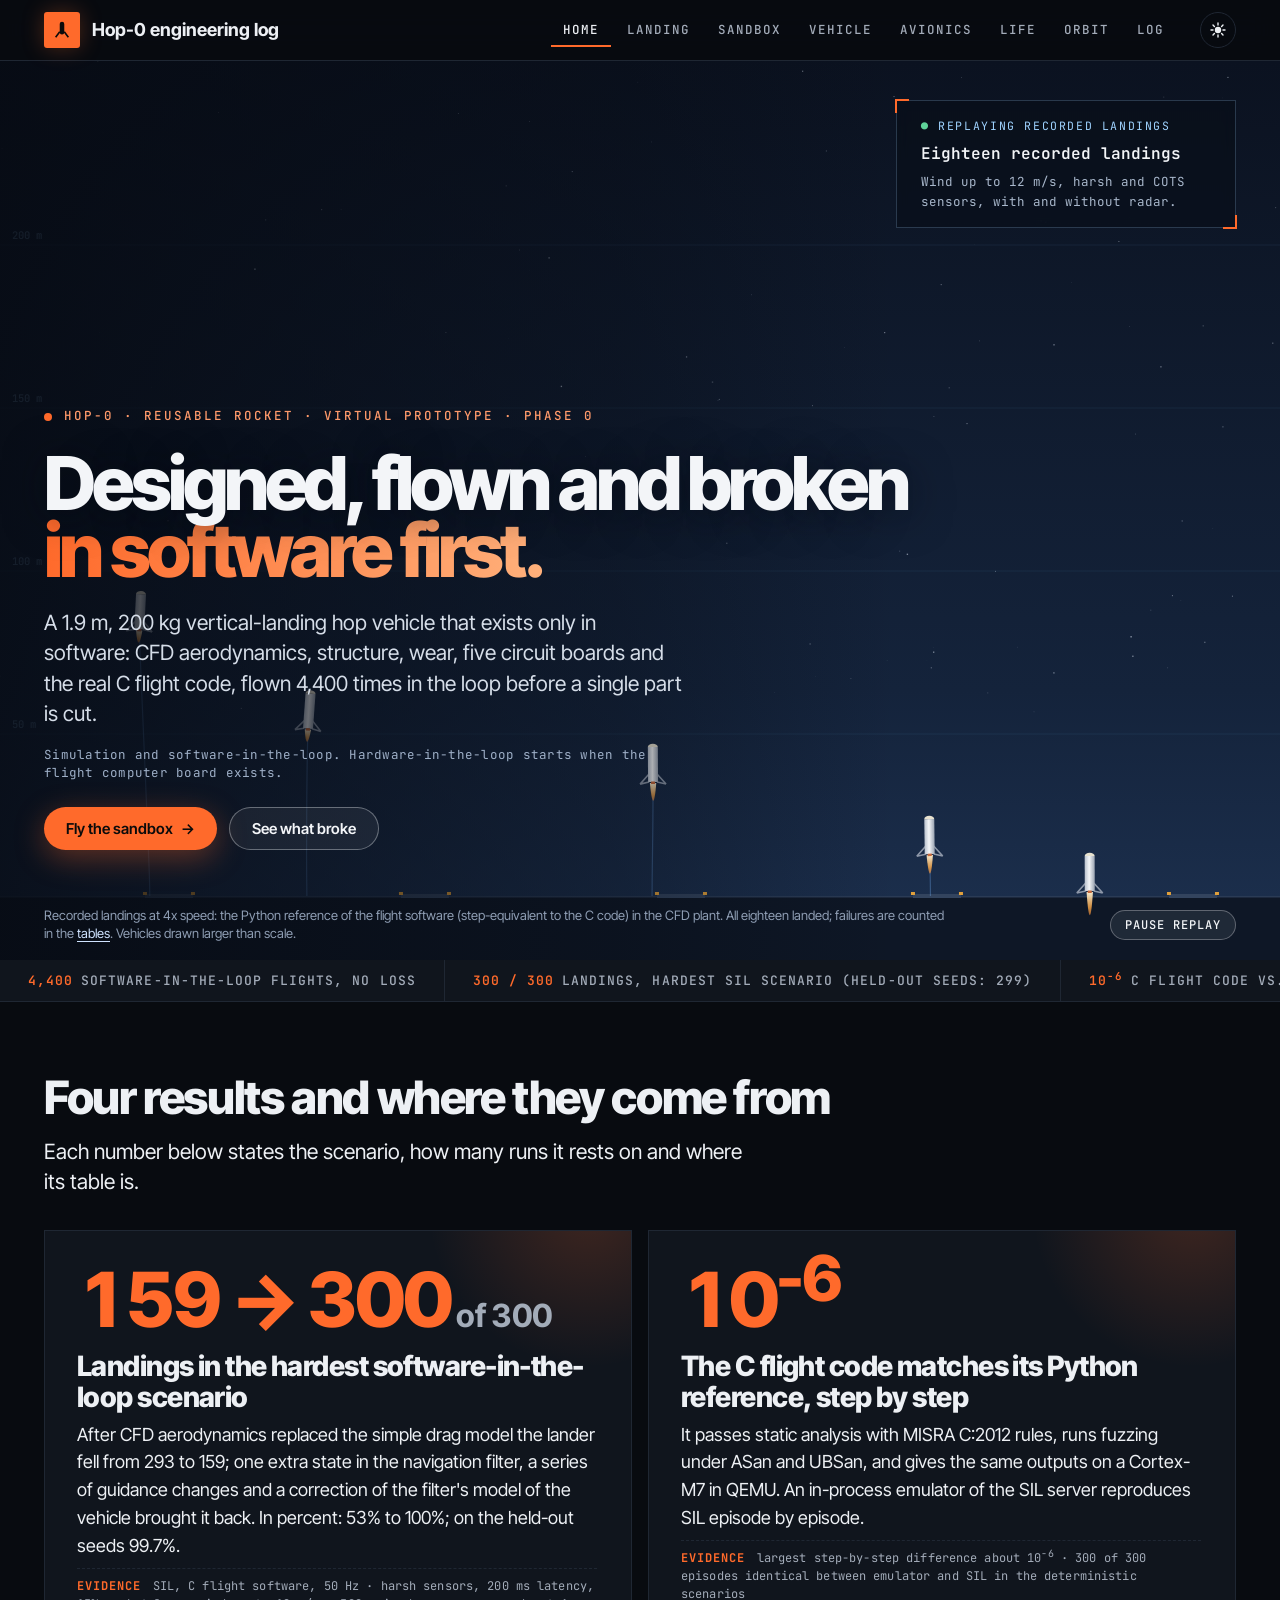
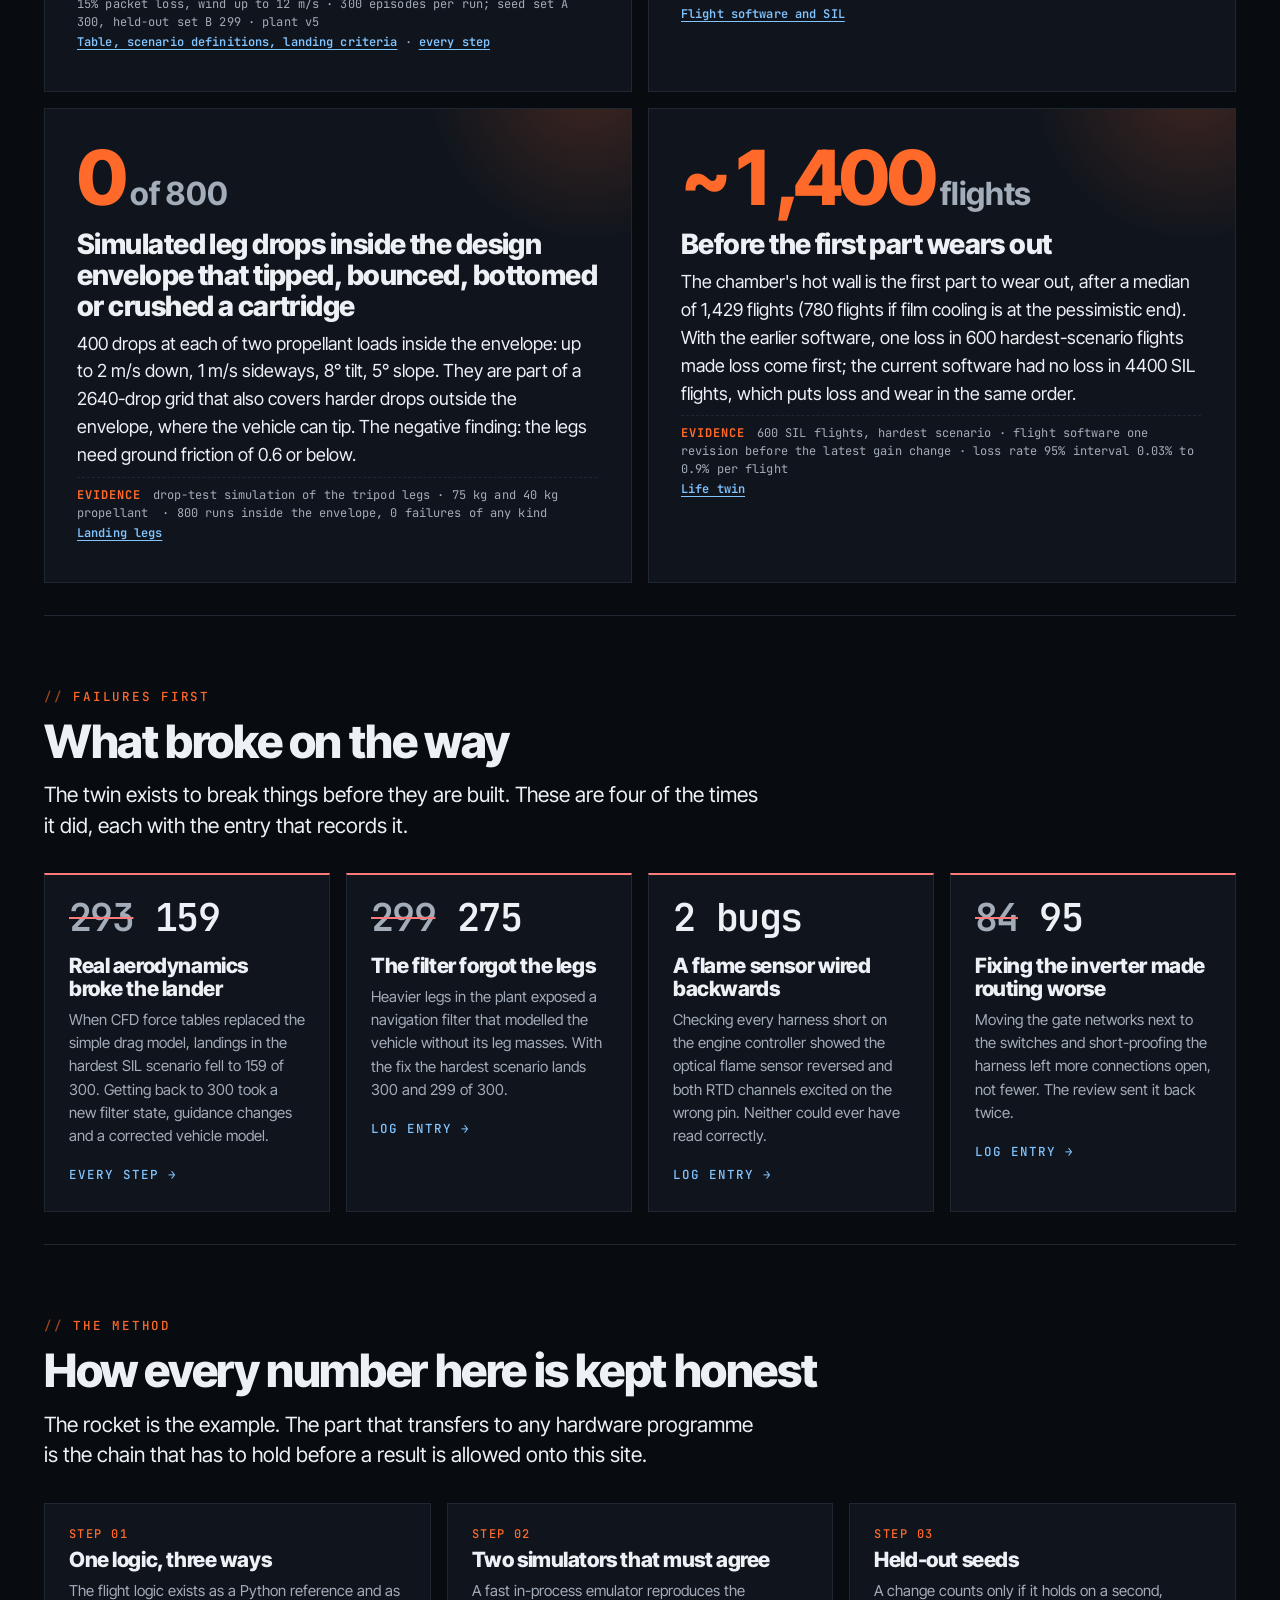
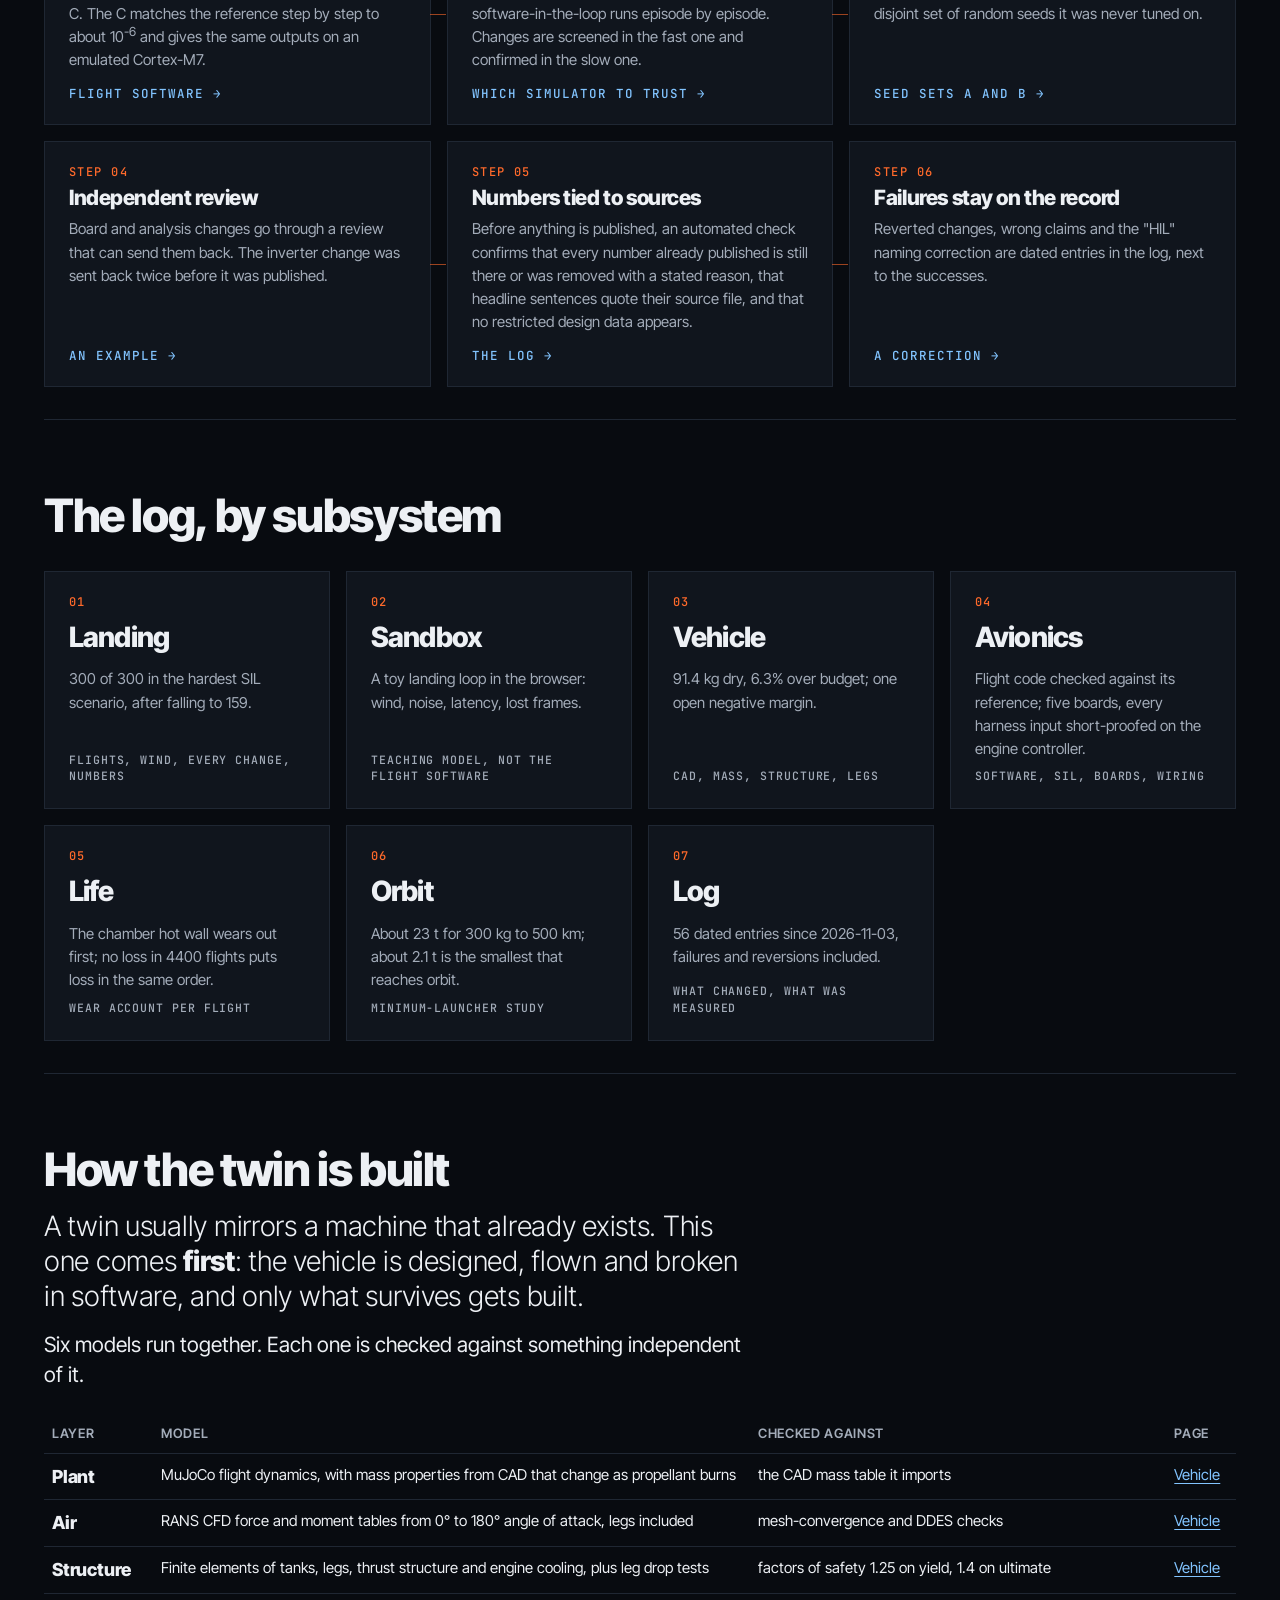
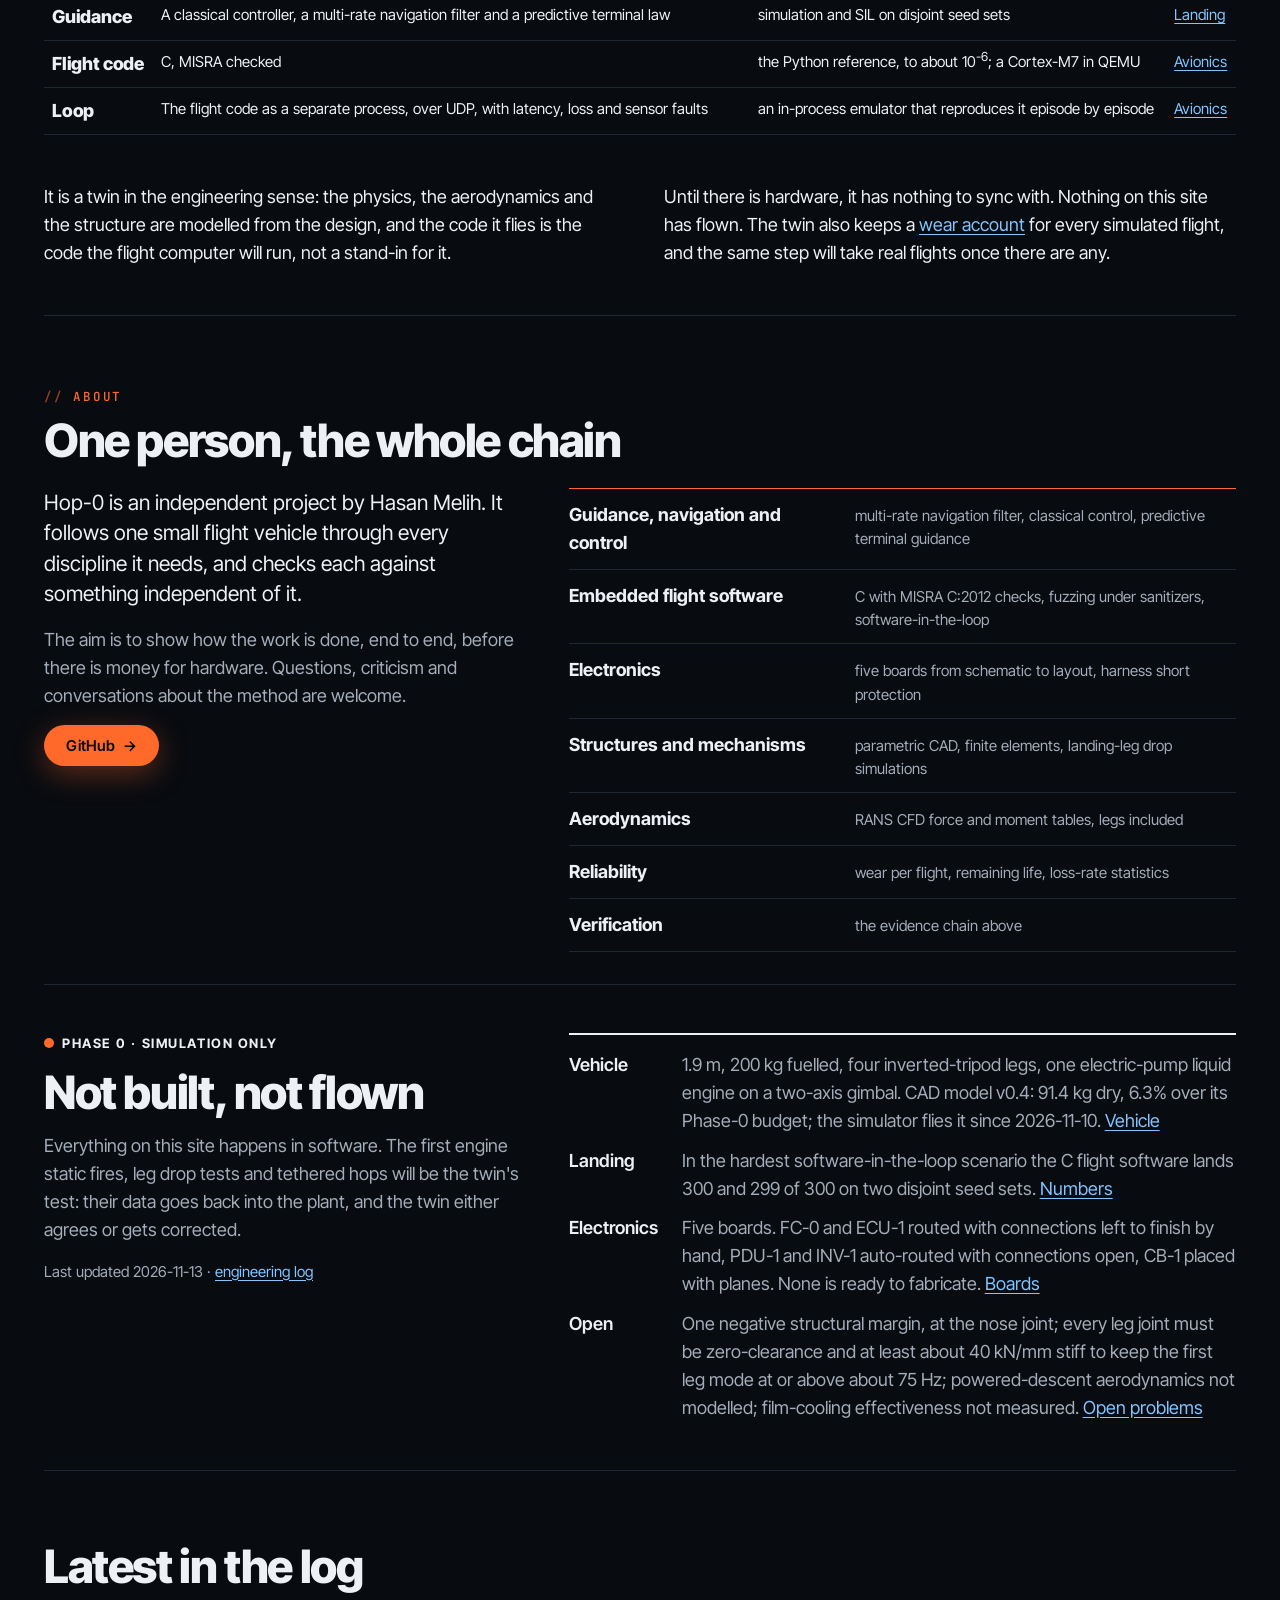
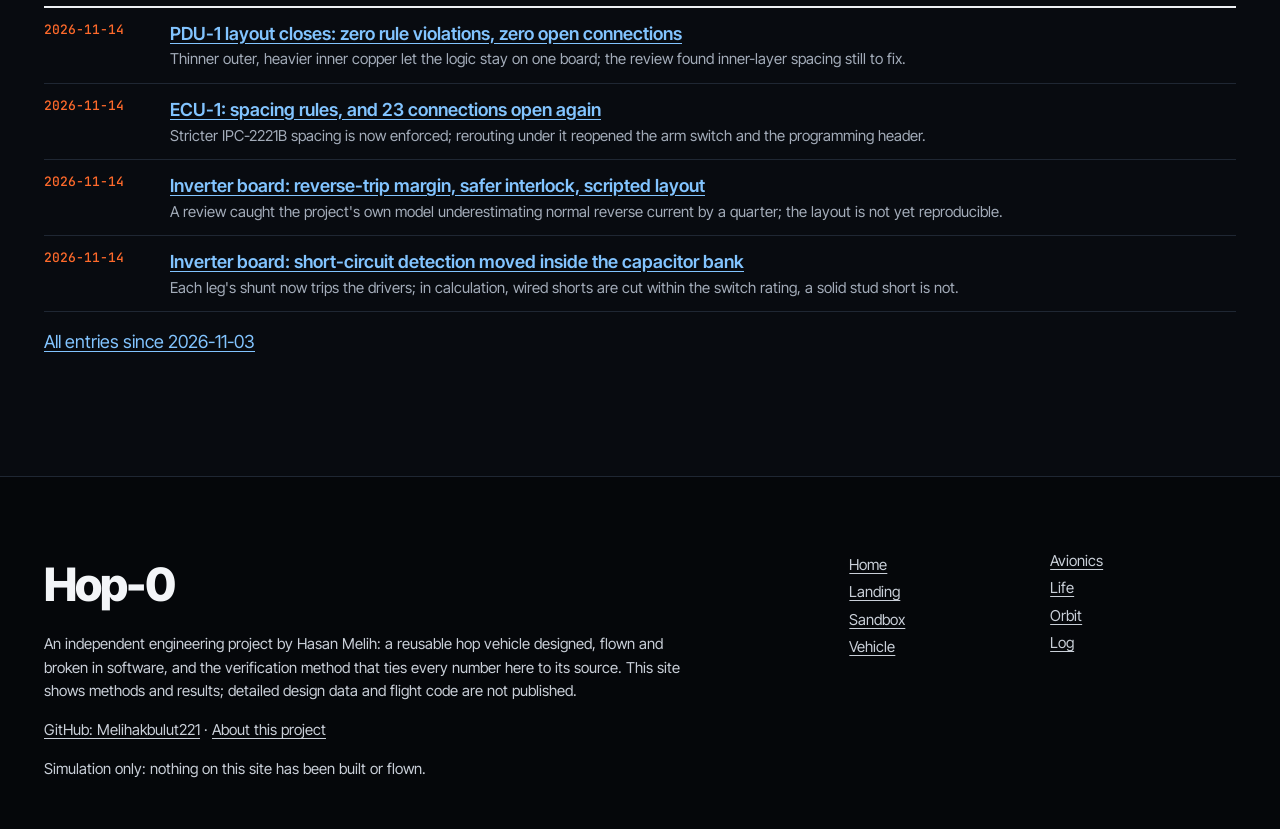
<file: index.html>
<!doctype html>
<html lang="en">
<head>
<meta charset="utf-8">
<meta name="viewport" content="width=device-width, initial-scale=1">
<title>Hop-0 engineering log</title>
<meta name="description" content="A digital twin of a small reusable rocket, built before the rocket: flight dynamics, CFD aerodynamics, structure, guidance and the real flight code in software-in-the-loop. Simulation only; nothing has been built or flown.">
<meta property="og:type" content="article">
<meta property="og:title" content="Hop-0: designed, flown and broken in software first">
<meta property="og:description" content="A reusable rocket that exists only in software so far: CFD aerodynamics, structure, wear, five circuit boards and the real C flight code, flown 4,400 times in software-in-the-loop without a loss. Hardware-in-the-loop starts when the flight computer board exists.">
<meta property="og:url" content="https://melihakbulut221.github.io/hop0-log/">
<meta property="og:image" content="https://melihakbulut221.github.io/hop0-log/assets/og.png?v=3">
<meta property="og:image:width" content="1200">
<meta property="og:image:height" content="630">
<meta property="og:image:alt" content="Hop-0: designed, flown and broken in software first. Eighteen replayed landing trajectories converging on the pad.">
<meta name="twitter:card" content="summary_large_image">
<meta name="twitter:image" content="https://melihakbulut221.github.io/hop0-log/assets/og.png?v=3">
<link rel="preconnect" href="https://fonts.googleapis.com">
<link rel="preconnect" href="https://fonts.gstatic.com" crossorigin>
<link href="https://fonts.googleapis.com/css2?family=Inter+Tight:wght@300;400;600;800&amp;family=JetBrains+Mono:wght@400;500;600&amp;display=swap" rel="stylesheet">
<script>try{var t=localStorage.getItem("hop0-theme");if(t==="light"||t==="dark")document.documentElement.setAttribute("data-theme",t)}catch(e){}</script>
<link rel="stylesheet" href="assets/site.css">
</head>
<body data-page="home">
<a class="skip" href="#main">Skip to content</a>
<!-- site header: identical on every page -->
<header class="bar">
 <div class="wrap">
  <a class="home-link" href="index.html"><span class="mark" aria-hidden="true"><svg viewBox="0 0 22 22"><rect x="8.5" y="2" width="5" height="14" rx="2.5" fill="#fafaf6"/><path d="M8.5 13 L4 19 M13.5 13 L18 19" stroke="#fafaf6" stroke-width="1.8"/></svg></span>Hop-0 engineering log</a>
  <button class="menu-btn" id="menu-btn" type="button" aria-expanded="false" aria-controls="site-nav" hidden>Menu</button>
  <nav id="site-nav" aria-label="Site">
   <ul>
    <li><a href="index.html" aria-current="page">Home</a></li>
    <li><a href="gnc.html">Landing</a></li>
    <li><a href="emulator.html">Sandbox</a></li>
    <li><a href="vehicle.html">Vehicle</a></li>
    <li><a href="avionics.html">Avionics</a></li>
    <li><a href="life.html">Life</a></li>
    <li><a href="orbit.html">Orbit</a></li>
    <li><a href="log.html">Log</a></li>
   </ul>
  </nav>
  <button class="theme-btn" id="theme-btn" type="button" aria-label="Switch to light theme" hidden><svg viewBox="0 0 16 16" aria-hidden="true"><circle cx="8" cy="8" r="3.2" fill="currentColor"/><path d="M8 1v2M8 13v2M1 8h2M13 8h2M3 3l1.4 1.4M11.6 11.6L13 13M3 13l1.4-1.4M11.6 4.4L13 3" stroke="currentColor" stroke-width="1.4" stroke-linecap="round"/></svg></button>
 </div>
</header>

<main id="main">
<section class="hero" aria-labelledby="hero-h" data-module="hero" data-eager>
  <canvas id="hero-canvas" aria-hidden="true"></canvas>
  <div class="wrap">
    <div class="hero-copy">
      <p class="hero-k"><i aria-hidden="true"></i>Hop-0 · reusable rocket · virtual prototype · phase 0</p>
      <h1 id="hero-h">Designed, flown and broken<span>in software first.</span></h1>
      <p>A 1.9 m, 200 kg vertical-landing hop vehicle that exists only in software: CFD aerodynamics, structure, wear,
        five circuit boards and the real C flight code, flown 4,400 times in the loop before a single part is cut.</p>
      <p class="hero-note">Simulation and software-in-the-loop. Hardware-in-the-loop starts when the flight computer board exists.</p>
      <div class="cta"><a class="btn btn-p" href="emulator.html">Fly the sandbox <span class="arr" aria-hidden="true">&rarr;</span></a>
        <a class="btn btn-g" href="#broke">See what broke</a></div>
    </div>
    <div class="feat" id="feat" aria-live="off">
      <p class="k">Replaying recorded landings</p>
      <p class="t" id="feat-t">Eighteen recorded landings</p>
      <p class="d" id="feat-d">Wind up to 12 m/s, harsh and COTS sensors, with and without radar.</p>
    </div>
    <div class="hero-foot">
      <p>Recorded landings at 4x speed: the Python reference of the flight software (step-equivalent to the C code) in the
        CFD plant. All eighteen landed; failures are counted in the <a href="gnc.html#numbers">tables</a>. Vehicles drawn
        larger than scale.</p>
      <button type="button" id="hero-pause" aria-pressed="false" hidden>Pause replay</button>
    </div>
  </div>
</section>
<div class="ticker" aria-label="Key numbers"><ul><!-- the list runs twice for a seamless loop; the copy is hidden from screen readers --><li><b>4,400</b>software-in-the-loop flights, no loss</li><li><b>300 / 300</b>landings, hardest SIL scenario (held-out seeds: 299)</li><li><b>10<sup>-6</sup></b>C flight code vs. its Python reference</li><li><b>2,640</b>simulated leg drops</li><li><b>~1,400</b>flights before the first part wears out</li><li><b>5</b>circuit boards, none ready to fabricate</li><li><b>~23 t</b>sized orbital vehicle for 300 kg to 500 km (study)</li><li><b>0</b>parts built</li><li aria-hidden="true"><b>4,400</b>software-in-the-loop flights, no loss</li><li aria-hidden="true"><b>300 / 300</b>landings, hardest SIL scenario (held-out seeds: 299)</li><li aria-hidden="true"><b>10<sup>-6</sup></b>C flight code vs. its Python reference</li><li aria-hidden="true"><b>2,640</b>simulated leg drops</li><li aria-hidden="true"><b>~1,400</b>flights before the first part wears out</li><li aria-hidden="true"><b>5</b>circuit boards, none ready to fabricate</li><li aria-hidden="true"><b>~23 t</b>sized orbital vehicle for 300 kg to 500 km (study)</li><li aria-hidden="true"><b>0</b>parts built</li></ul></div>

<div class="wrap">


<section class="sec" id="results" aria-labelledby="results-h">
  <h2 id="results-h">Four results and where they come from</h2>
  <p class="lede">Each number below states the scenario, how many runs it rests on and where its table is.</p>
  <div class="results">
    <article class="result">
      <span class="big num">159 &rarr; 300<small> of 300</small></span>
      <h3>Landings in the hardest software-in-the-loop scenario</h3>
      <p>After CFD aerodynamics replaced the simple drag model the lander fell from 293 to 159; one extra state in the
        navigation filter, a series of guidance changes and a correction of the filter's model of the vehicle brought it
        back. In percent: 53% to 100%; on the held-out seeds 99.7%.</p>
      <p class="ev"><span>SIL, C flight software, 50 Hz</span><span>harsh sensors, 200 ms latency, 15% packet loss,
        wind up to 12 m/s</span><span>300 episodes per run; seed set A 300, held-out set B 299</span><span>plant v5</span>
        <span class="ev-src"><a href="gnc.html#numbers">Table, scenario definitions, landing criteria</a> ·
        <a href="gnc.html#timeline">every step</a></span></p>
    </article>
    <article class="result">
      <span class="big num">10<sup>-6</sup></span>
      <h3>The C flight code matches its Python reference, step by step</h3>
      <p>It passes static analysis with MISRA C:2012 rules, runs fuzzing under ASan and UBSan, and gives the same outputs
        on a Cortex-M7 in QEMU. An in-process emulator of the SIL server reproduces SIL episode by episode.</p>
      <p class="ev"><span>largest step-by-step difference about 10<sup>-6</sup></span><span>300 of 300 episodes
        identical between emulator and SIL in the deterministic scenarios</span>
        <span class="ev-src"><a href="avionics.html#software">Flight software and SIL</a></span></p>
    </article>
    <article class="result">
      <span class="big num">0<small> of 800</small></span>
      <h3>Simulated leg drops inside the design envelope that tipped, bounced, bottomed or crushed a cartridge</h3>
      <p>400 drops at each of two propellant loads inside the envelope: up to 2 m/s down, 1 m/s sideways, 8° tilt,
        5° slope. They are part of a 2640-drop grid that also covers harder drops outside the envelope, where the vehicle
        can tip. The negative finding: the legs need ground friction of 0.6 or below.</p>
      <p class="ev"><span>drop-test simulation of the tripod legs</span><span>75 kg and 40 kg propellant</span>
        <span>800 runs inside the envelope, 0 failures of any kind</span>
        <span class="ev-src"><a href="vehicle.html#legs">Landing legs</a></span></p>
    </article>
    <article class="result">
      <span class="big num">~1,400<small> flights</small></span>
      <h3>Before the first part wears out</h3>
      <p>The chamber's hot wall is the first part to wear out, after a median of 1,429 flights (780 flights if film cooling is at the pessimistic end).
        With the earlier software, one loss in 600 hardest-scenario flights made loss come first; the current software had no
        loss in 4400 SIL flights, which puts loss and wear in the same order.</p>
      <p class="ev"><span>600 SIL flights, hardest scenario</span><span>flight software one revision before the latest
        gain change</span><span>loss rate 95% interval 0.03% to 0.9% per flight</span>
        <span class="ev-src"><a href="life.html">Life twin</a></span></p>
    </article>
  </div>
</section>

<section class="sec" id="broke" aria-labelledby="broke-h">
  <p class="kicker">Failures first</p>
  <h2 id="broke-h">What broke on the way</h2>
  <p class="lede">The twin exists to break things before they are built. These are four of the times it did, each with
    the entry that records it.</p>
  <div class="broke">
    <article><span class="n"><s>293</s> 159</span><h3>Real aerodynamics broke the lander</h3>
      <p>When CFD force tables replaced the simple drag model, landings in the hardest SIL scenario fell to 159 of 300.
        Getting back to 300 took a new filter state, guidance changes and a corrected vehicle model.</p>
      <a href="gnc.html#timeline">Every step</a></article>
    <article><span class="n"><s>299</s> 275</span><h3>The filter forgot the legs</h3>
      <p>Heavier legs in the plant exposed a navigation filter that modelled the vehicle without its leg masses.
        With the fix the hardest scenario lands 300 and 299 of 300.</p>
      <a href="log.html#e-1110-filtermass">Log entry</a></article>
    <article><span class="n">2 bugs</span><h3>A flame sensor wired backwards</h3>
      <p>Checking every harness short on the engine controller showed the optical flame sensor reversed and both RTD
        channels excited on the wrong pin. Neither could ever have read correctly.</p>
      <a href="log.html#e-1112-ecuprot">Log entry</a></article>
    <article><span class="n"><s>84</s> 95</span><h3>Fixing the inverter made routing worse</h3>
      <p>Moving the gate networks next to the switches and short-proofing the harness left more connections open, not
        fewer. The review sent it back twice.</p>
      <a href="log.html#e-1112-invgate">Log entry</a></article>
  </div>
</section>

<section class="sec" id="method" aria-labelledby="method-h">
  <p class="kicker">The method</p>
  <h2 id="method-h">How every number here is kept honest</h2>
  <p class="lede">The rocket is the example. The part that transfers to any hardware programme is the chain that has to
    hold before a result is allowed onto this site.</p>
  <ol class="method">
    <li><h3>One logic, three ways</h3><p>The flight logic exists as a Python reference and as C. The C matches the
      reference step by step to about 10<sup>-6</sup> and gives the same outputs on an emulated Cortex-M7.</p><a href="avionics.html#software">Flight software</a></li>
    <li><h3>Two simulators that must agree</h3><p>A fast in-process emulator reproduces the software-in-the-loop runs
      episode by episode. Changes are screened in the fast one and confirmed in the slow one.</p><a href="gnc.html#tools">Which simulator to trust</a></li>
    <li><h3>Held-out seeds</h3><p>A change counts only if it holds on a second, disjoint set of random seeds it was never
      tuned on.</p><a href="gnc.html#numbers">Seed sets A and B</a></li>
    <li><h3>Independent review</h3><p>Board and analysis changes go through a review that can send them back. The
      inverter change was sent back twice before it was published.</p><a href="log.html#e-1112-invgate">An example</a></li>
    <li><h3>Numbers tied to sources</h3><p>Before anything is published, an automated check confirms that every number
      already published is still there or was removed with a stated reason, that headline sentences quote their source
      file, and that no restricted design data appears.</p><a href="log.html">The log</a></li>
    <li><h3>Failures stay on the record</h3><p>Reverted changes, wrong claims and the "HIL" naming correction are dated
      entries in the log, next to the successes.</p><a href="log.html#e-1113-sil">A correction</a></li>
  </ol>
</section>

<section class="sec" id="pages" aria-labelledby="pages-h">
  <h2 id="pages-h">The log, by subsystem</h2>
  <ul class="pagelist">
    <li><a href="gnc.html">Landing</a><p>300 of 300 in the hardest SIL scenario, after falling to 159.</p><span>flights, wind, every change, numbers</span></li>
    <li><a href="emulator.html">Sandbox</a><p>A toy landing loop in the browser: wind, noise, latency, lost frames.</p><span>teaching model, not the flight software</span></li>
    <li><a href="vehicle.html">Vehicle</a><p>91.4 kg dry, 6.3% over budget; one open negative margin.</p><span>CAD, mass, structure, legs</span></li>
    <li><a href="avionics.html">Avionics</a><p>Flight code checked against its reference; five boards, every harness input short-proofed on the engine controller.</p><span>software, SIL, boards, wiring</span></li>
    <li><a href="life.html">Life</a><p>The chamber hot wall wears out first; no loss in 4400 flights puts loss in the same order.</p><span>wear account per flight</span></li>
    <li><a href="orbit.html">Orbit</a><p>About 23 t for 300 kg to 500 km; about 2.1 t is the smallest that reaches orbit.</p><span>minimum-launcher study</span></li>
    <li><a href="log.html">Log</a><p>56 dated entries since 2026-11-03, failures and reversions included.</p><span>what changed, what was measured</span></li>
  </ul>
</section>

<section class="sec" id="twin" aria-labelledby="twin-h">
  <h2 id="twin-h">How the twin is built</h2>
  <p class="big-quote">A twin usually mirrors a machine that already exists. This one comes <strong>first</strong>: the
    vehicle is designed, flown and broken in software, and only what survives gets built.</p>
  <p class="lede">Six models run together. Each one is checked against something independent of it.</p>
  <div class="tablewrap">
  <table class="layers">
    <thead><tr><th scope="col">Layer</th><th scope="col">Model</th><th scope="col">Checked against</th><th scope="col">Page</th></tr></thead>
    <tbody>
      <tr><th scope="row">Plant</th><td data-label="Model">MuJoCo flight dynamics, with mass properties from CAD that change as propellant burns</td>
        <td data-label="Checked against">the CAD mass table it imports</td><td data-label="Page"><a href="vehicle.html#model">Vehicle</a></td></tr>
      <tr><th scope="row">Air</th><td data-label="Model">RANS CFD force and moment tables from 0° to 180° angle of attack, legs included</td>
        <td data-label="Checked against">mesh-convergence and DDES checks</td><td data-label="Page"><a href="vehicle.html#model">Vehicle</a></td></tr>
      <tr><th scope="row">Structure</th><td data-label="Model">Finite elements of tanks, legs, thrust structure and engine cooling, plus leg drop tests</td>
        <td data-label="Checked against">factors of safety 1.25 on yield, 1.4 on ultimate</td><td data-label="Page"><a href="vehicle.html#structure">Vehicle</a></td></tr>
      <tr><th scope="row">Guidance</th><td data-label="Model">A classical controller, a multi-rate navigation filter and a predictive terminal law</td>
        <td data-label="Checked against">simulation and SIL on disjoint seed sets</td><td data-label="Page"><a href="gnc.html">Landing</a></td></tr>
      <tr><th scope="row">Flight code</th><td data-label="Model">C, MISRA checked</td>
        <td data-label="Checked against">the Python reference, to about 10<sup>-6</sup>; a Cortex-M7 in QEMU</td><td data-label="Page"><a href="avionics.html#software">Avionics</a></td></tr>
      <tr><th scope="row">Loop</th><td data-label="Model">The flight code as a separate process, over UDP, with latency, loss and sensor faults</td>
        <td data-label="Checked against">an in-process emulator that reproduces it episode by episode</td><td data-label="Page"><a href="avionics.html#hil">Avionics</a></td></tr>
    </tbody>
  </table>
  </div>
  <div class="cols2" style="margin-top:var(--sp-5)">
    <p>It is a twin in the engineering sense: the physics, the aerodynamics and the structure are modelled from the
      design, and the code it flies is the code the flight computer will run, not a stand-in for it.</p>
    <p>Until there is hardware, it has nothing to sync with. Nothing on this site has flown. The twin also keeps a
      <a href="life.html">wear account</a> for every simulated flight, and the same step will take real flights once
      there are any.</p>
  </div>
</section>

<section class="sec" id="about" aria-labelledby="about-h">
  <p class="kicker">About</p>
  <h2 id="about-h">One person, the whole chain</h2>
  <div class="about">
    <div>
      <p class="lede">Hop-0 is an independent project by Hasan Melih. It follows one small flight vehicle through every
        discipline it needs, and checks each against something independent of it.</p>
      <p class="muted">The aim is to show how the work is done, end to end, before there is money for hardware. Questions,
        criticism and conversations about the method are welcome.</p>
      <p><a class="btn btn-p" href="https://github.com/Melihakbulut221">GitHub <span class="arr" aria-hidden="true">&rarr;</span></a></p>
    </div>
    <ul class="disc">
      <li><a href="gnc.html">Guidance, navigation and control</a><span>multi-rate navigation filter, classical control, predictive terminal guidance</span></li>
      <li><a href="avionics.html#software">Embedded flight software</a><span>C with MISRA C:2012 checks, fuzzing under sanitizers, software-in-the-loop</span></li>
      <li><a href="avionics.html#boards">Electronics</a><span>five boards from schematic to layout, harness short protection</span></li>
      <li><a href="vehicle.html">Structures and mechanisms</a><span>parametric CAD, finite elements, landing-leg drop simulations</span></li>
      <li><a href="vehicle.html#model">Aerodynamics</a><span>RANS CFD force and moment tables, legs included</span></li>
      <li><a href="life.html">Reliability</a><span>wear per flight, remaining life, loss-rate statistics</span></li>
      <li><a href="#method">Verification</a><span>the evidence chain above</span></li>
    </ul>
  </div>
</section>

<section class="status sec" id="status" aria-labelledby="status-h">
  <div>
    <p class="state"><i aria-hidden="true"></i>Phase 0 · simulation only</p>
    <h2 id="status-h">Not built, not flown</h2>
    <p class="muted">Everything on this site happens in software. The first engine static fires, leg drop tests and
      tethered hops will be the twin's test: their data goes back into the plant, and the twin either agrees or gets
      corrected.</p>
    <p class="small muted">Last updated 2026-11-13 · <a href="log.html">engineering log</a></p>
  </div>
  <dl>
    <dt>Vehicle</dt><dd>1.9 m, 200 kg fuelled, four inverted-tripod legs, one electric-pump liquid engine on a two-axis
      gimbal. CAD model v0.4: 91.4 kg dry, 6.3% over its Phase-0 budget; the simulator flies it since 2026-11-10. <a href="vehicle.html">Vehicle</a></dd>
    <dt>Landing</dt><dd>In the hardest software-in-the-loop scenario the C flight software lands 300 and 299 of 300 on
      two disjoint seed sets. <a href="gnc.html#numbers">Numbers</a></dd>
    <dt>Electronics</dt><dd>Five boards. FC-0 and ECU-1 routed with connections left to finish by hand, PDU-1 and INV-1
      auto-routed with connections open, CB-1 placed with planes. None is ready to fabricate. <a href="avionics.html#boards">Boards</a></dd>
    <dt>Open</dt><dd>One negative structural margin, at the nose joint; every leg joint must be zero-clearance and at least about
      40 kN/mm stiff to keep the first leg mode at or above about 75 Hz; powered-descent aerodynamics not modelled; film-cooling effectiveness
      not measured. <a href="gnc.html#open">Open problems</a></dd>
  </dl>
</section>

<section class="sec" id="latest" aria-labelledby="latest-h">
  <h2 id="latest-h">Latest in the log</h2>
  <ul class="logteaser">
    <li><time datetime="2026-11-14">2026-11-14</time><div><a href="log.html#e-1114-pdulayout">PDU-1 layout closes: zero rule violations, zero open connections</a>
      <span>Thinner outer, heavier inner copper let the logic stay on one board; the review found inner-layer spacing still to fix.</span></div></li>
    <li><time datetime="2026-11-14">2026-11-14</time><div><a href="log.html#e-1114-ecuspacing">ECU-1: spacing rules, and 23 connections open again</a>
      <span>Stricter IPC-2221B spacing is now enforced; rerouting under it reopened the arm switch and the programming header.</span></div></li>
    <li><time datetime="2026-11-14">2026-11-14</time><div><a href="log.html#e-1114-invmargin">Inverter board: reverse-trip margin, safer interlock, scripted layout</a>
      <span>A review caught the project's own model underestimating normal reverse current by a quarter; the layout is not yet reproducible.</span></div></li>
    <li><time datetime="2026-11-14">2026-11-14</time><div><a href="log.html#e-1114-invshort">Inverter board: short-circuit detection moved inside the capacitor bank</a>
      <span>Each leg's shunt now trips the drivers; in calculation, wired shorts are cut within the switch rating, a solid stud short is not.</span></div></li>
          </ul>
  <p style="margin-top:var(--sp-4)"><a href="log.html">All entries since 2026-11-03</a></p>
</section>

</div>
</main>

<!-- site footer: identical on every page -->
<footer>
 <div class="wrap fgrid2">
  <div>
   <p class="fname">Hop-0</p>
   <p>An independent engineering project by Hasan Melih: a reusable hop vehicle designed, flown and broken in software,
     and the verification method that ties every number here to its source. This site shows methods and results;
     detailed design data and flight code are not published.</p>
   <p><a href="https://github.com/Melihakbulut221">GitHub: Melihakbulut221</a> · <a href="index.html#about">About this project</a></p>
   <p>Simulation only: nothing on this site has been built or flown.</p>
  </div>
  <ul aria-label="Pages">
   <li><a href="index.html">Home</a></li><li><a href="gnc.html">Landing</a></li><li><a href="emulator.html">Sandbox</a></li><li><a href="vehicle.html">Vehicle</a></li>
   <li><a href="avionics.html">Avionics</a></li><li><a href="life.html">Life</a></li><li><a href="orbit.html">Orbit</a></li>
   <li><a href="log.html">Log</a></li>
  </ul>
 </div>
</footer>

<script src="assets/js/boot.js"></script>
</body>
</html>
</file>
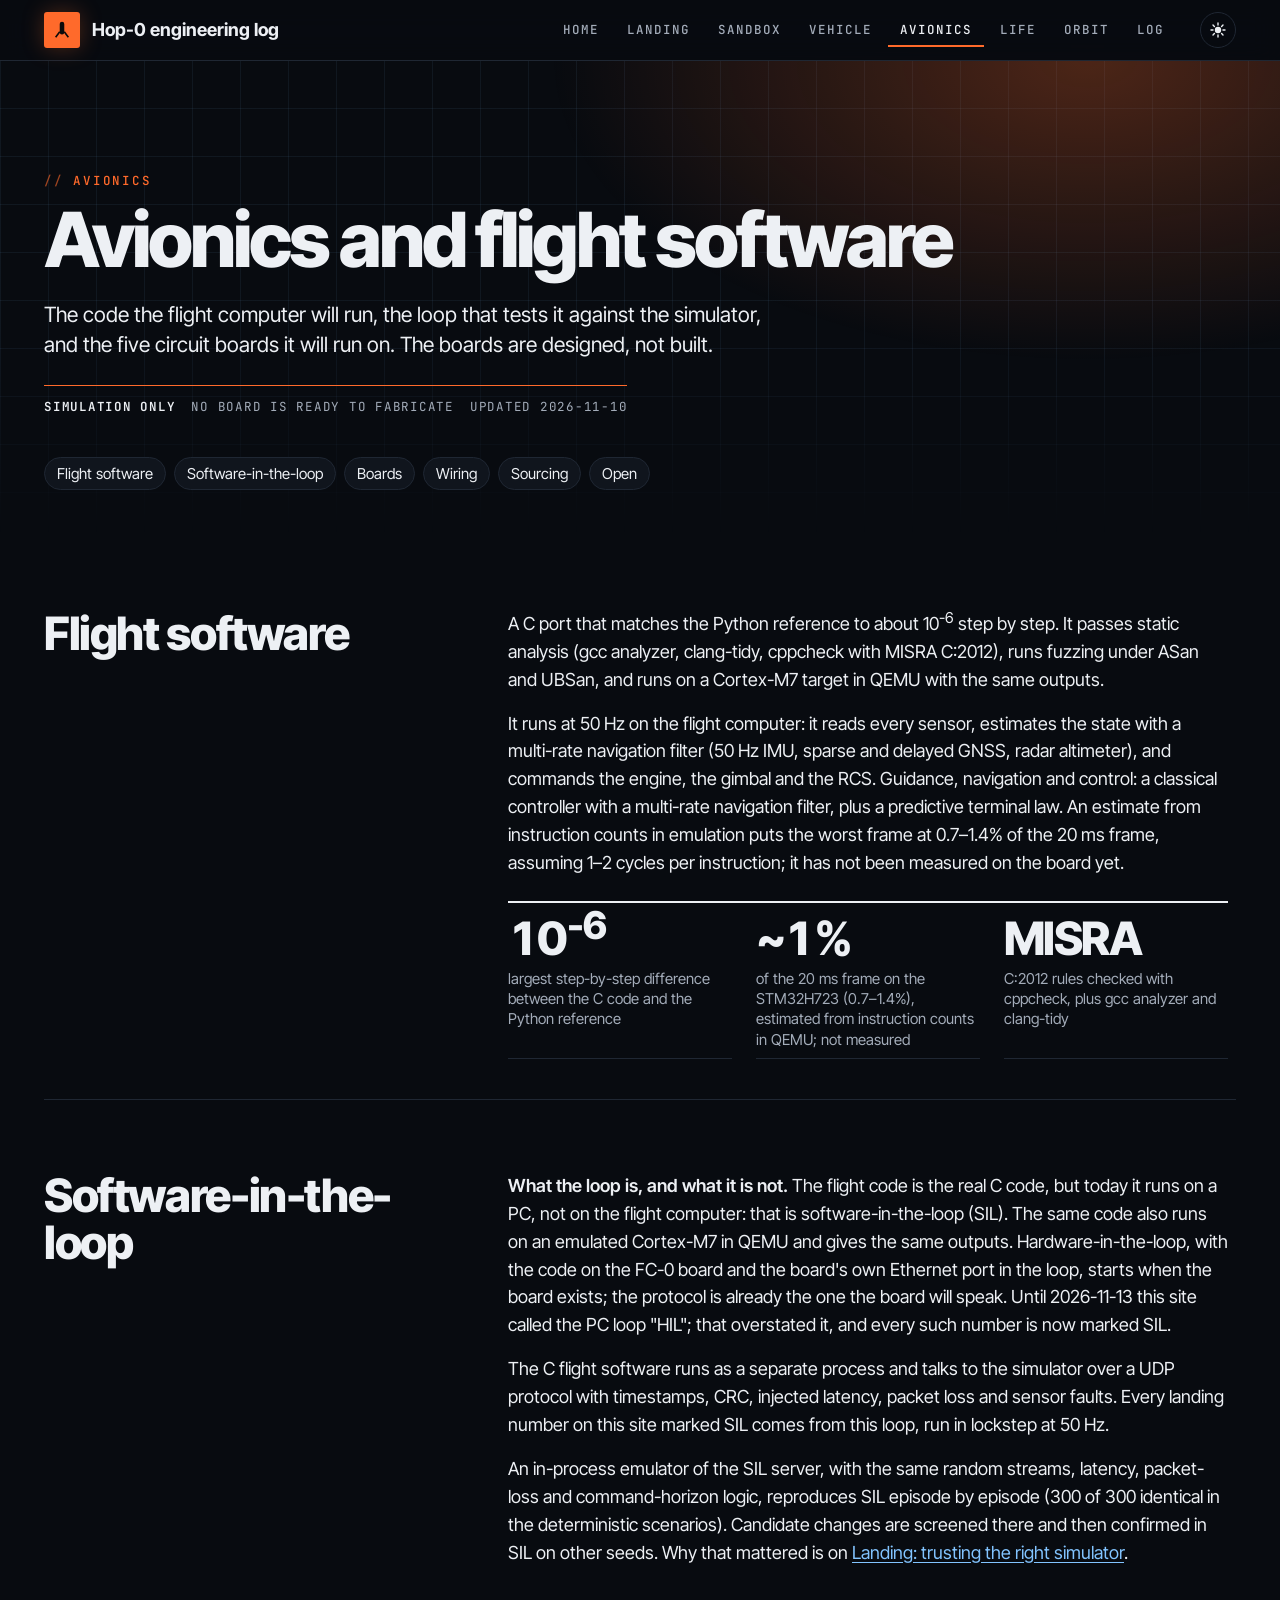
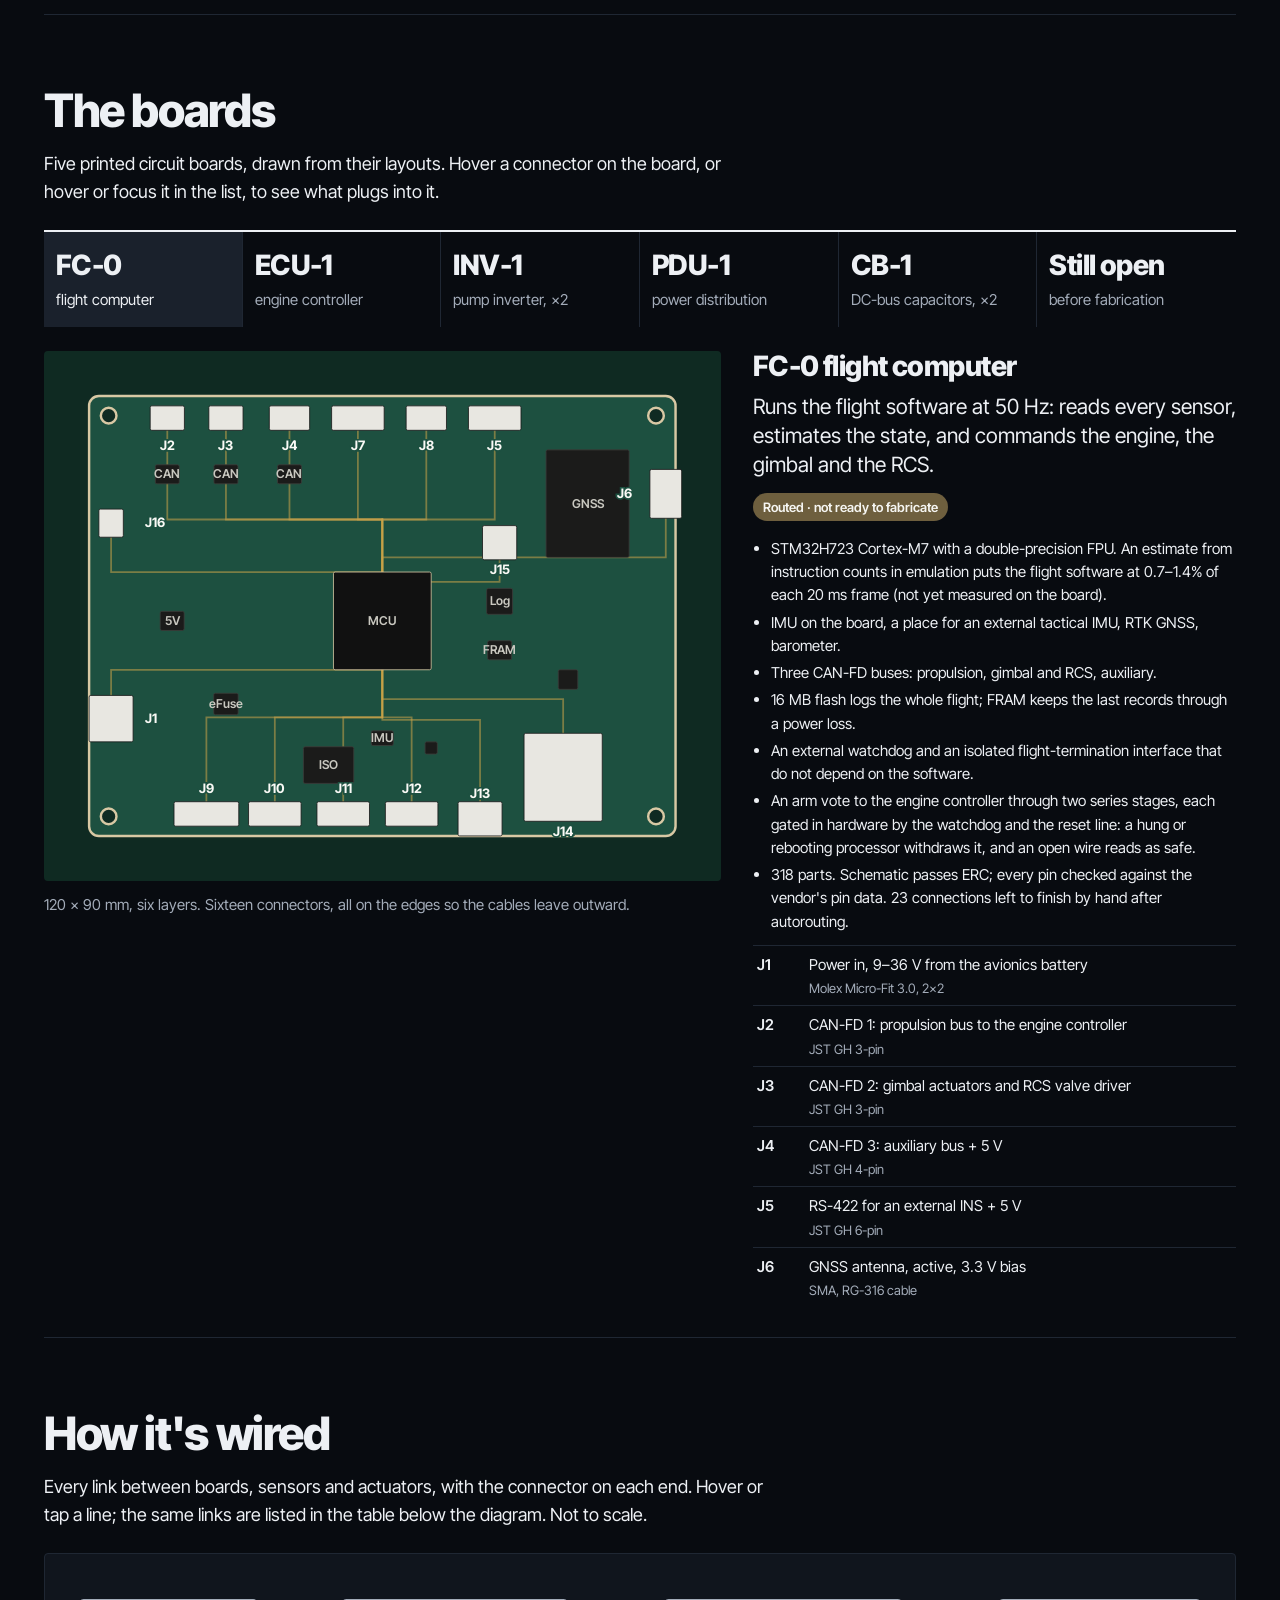
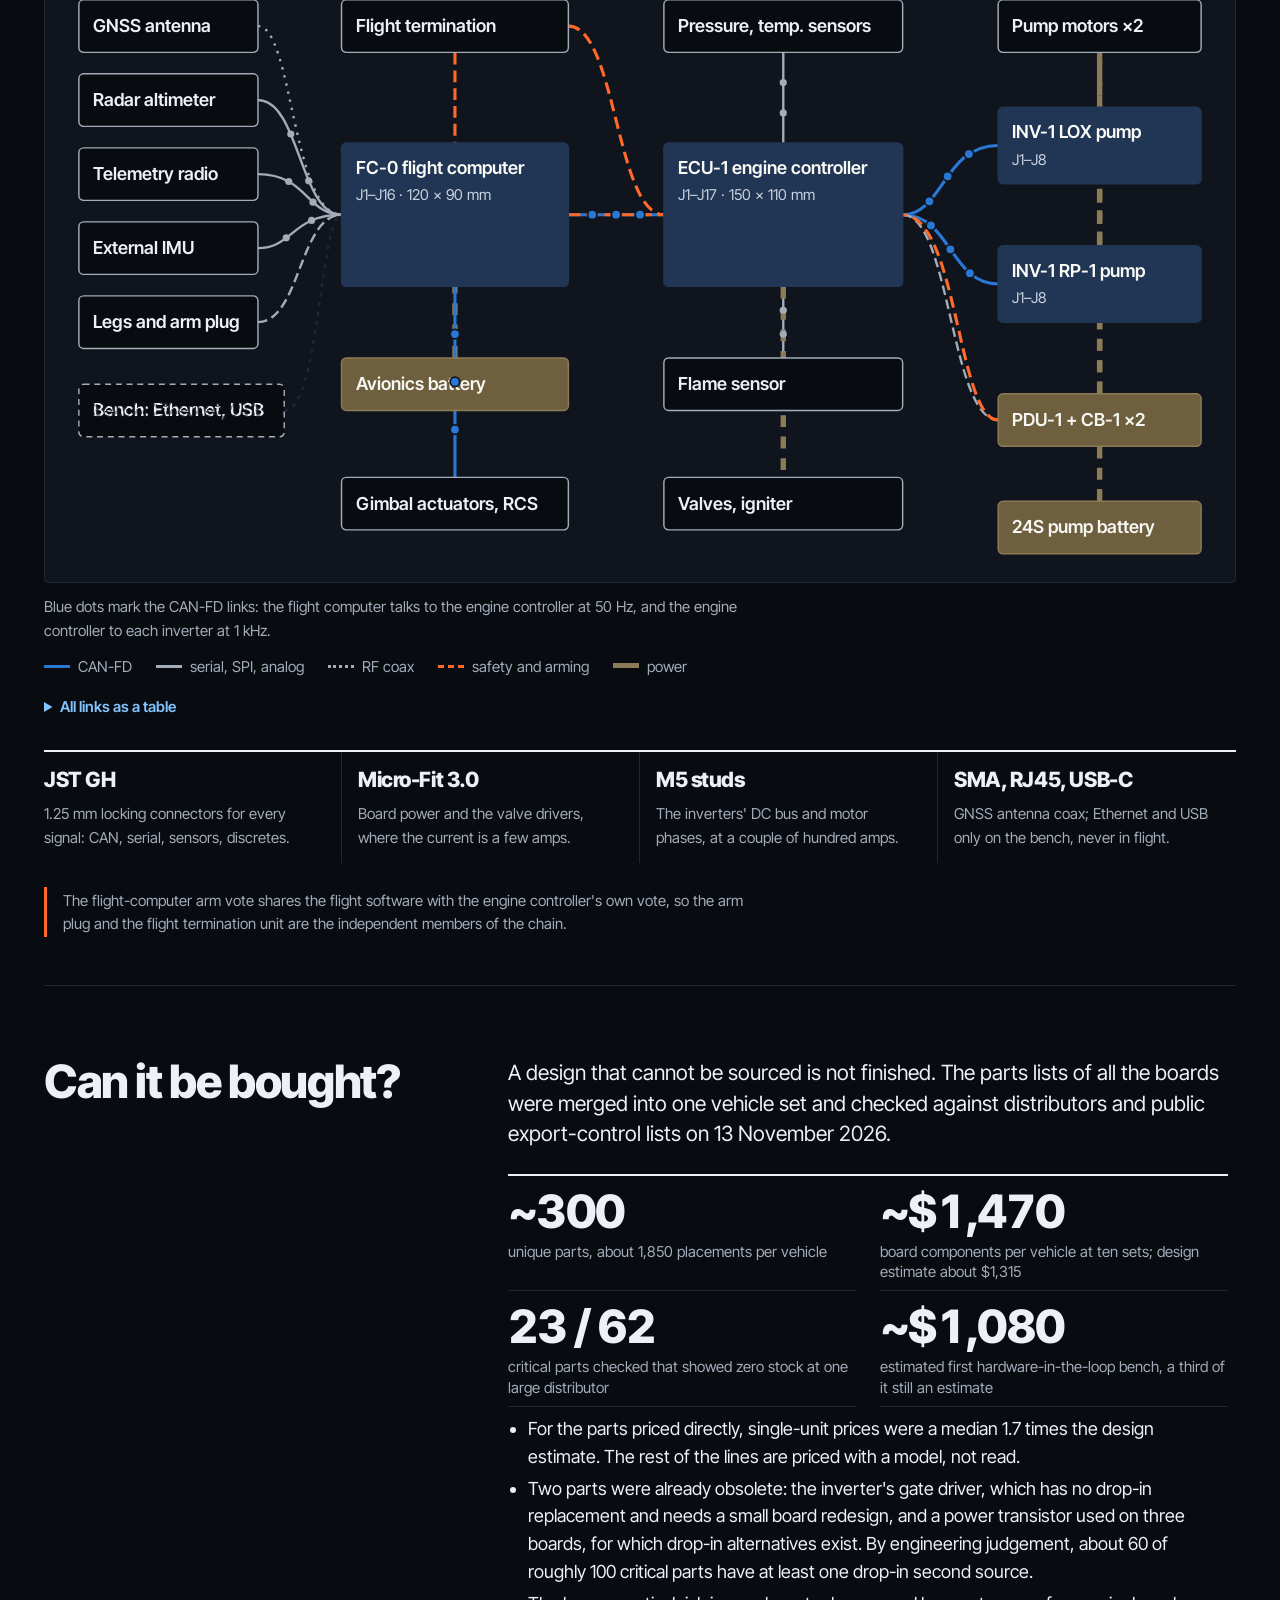
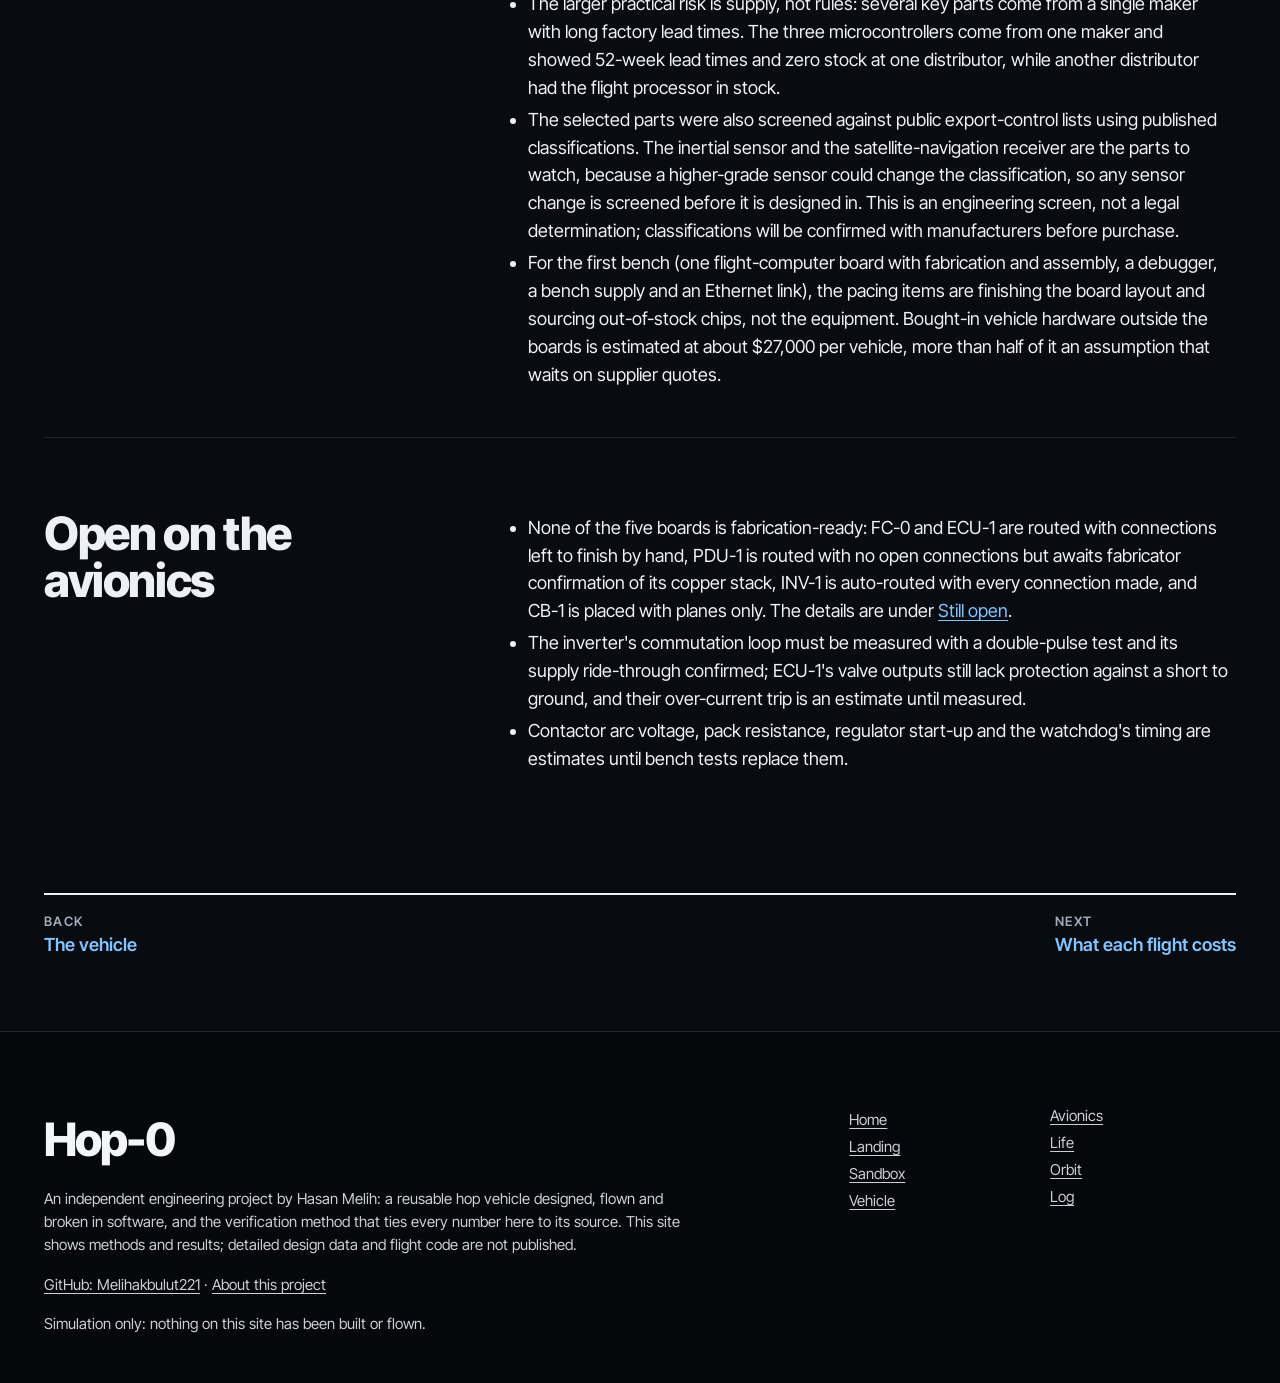
<file: avionics.html>
<!doctype html>
<html lang="en">
<head>
<meta charset="utf-8">
<meta name="viewport" content="width=device-width, initial-scale=1">
<title>Avionics and flight software · Hop-0</title>
<meta name="description" content="Hop-0 flight software (a C port checked step by step against its Python reference, MISRA C:2012, QEMU Cortex-M7), the software-in-the-loop setup, five circuit boards drawn from their layouts and the vehicle wiring.">
<meta property="og:type" content="article">
<meta property="og:title" content="Avionics and flight software · Hop-0">
<meta property="og:description" content="Hop-0 flight software (a C port checked step by step against its Python reference, MISRA C:2012, QEMU Cortex-M7), the software-in-the-loop setup, five circuit boards drawn from their layouts and the vehicle wiring.">
<meta property="og:url" content="https://melihakbulut221.github.io/hop0-log/avionics.html">
<meta property="og:image" content="https://melihakbulut221.github.io/hop0-log/assets/og.png?v=3">
<meta property="og:image:width" content="1200">
<meta property="og:image:height" content="630">
<meta property="og:image:alt" content="Hop-0: designed, flown and broken in software first. Eighteen replayed landing trajectories converging on the pad.">
<meta name="twitter:card" content="summary_large_image">
<meta name="twitter:image" content="https://melihakbulut221.github.io/hop0-log/assets/og.png?v=3">
<link rel="preconnect" href="https://fonts.googleapis.com">
<link rel="preconnect" href="https://fonts.gstatic.com" crossorigin>
<link href="https://fonts.googleapis.com/css2?family=Inter+Tight:wght@300;400;600;800&amp;family=JetBrains+Mono:wght@400;500;600&amp;display=swap" rel="stylesheet">
<script>try{var t=localStorage.getItem("hop0-theme");if(t==="light"||t==="dark")document.documentElement.setAttribute("data-theme",t)}catch(e){}</script>
<link rel="stylesheet" href="assets/site.css">
</head>
<body data-page="avionics">
<a class="skip" href="#main">Skip to content</a>
<!-- site header: identical on every page -->
<header class="bar">
 <div class="wrap">
  <a class="home-link" href="index.html"><span class="mark" aria-hidden="true"><svg viewBox="0 0 22 22"><rect x="8.5" y="2" width="5" height="14" rx="2.5" fill="#fafaf6"/><path d="M8.5 13 L4 19 M13.5 13 L18 19" stroke="#fafaf6" stroke-width="1.8"/></svg></span>Hop-0 engineering log</a>
  <button class="menu-btn" id="menu-btn" type="button" aria-expanded="false" aria-controls="site-nav" hidden>Menu</button>
  <nav id="site-nav" aria-label="Site">
   <ul>
    <li><a href="index.html">Home</a></li>
    <li><a href="gnc.html">Landing</a></li>
    <li><a href="emulator.html">Sandbox</a></li>
    <li><a href="vehicle.html">Vehicle</a></li>
    <li><a href="avionics.html" aria-current="page">Avionics</a></li>
    <li><a href="life.html">Life</a></li>
    <li><a href="orbit.html">Orbit</a></li>
    <li><a href="log.html">Log</a></li>
   </ul>
  </nav>
  <button class="theme-btn" id="theme-btn" type="button" aria-label="Switch to light theme" hidden><svg viewBox="0 0 16 16" aria-hidden="true"><circle cx="8" cy="8" r="3.2" fill="currentColor"/><path d="M8 1v2M8 13v2M1 8h2M13 8h2M3 3l1.4 1.4M11.6 11.6L13 13M3 13l1.4-1.4M11.6 4.4L13 3" stroke="currentColor" stroke-width="1.4" stroke-linecap="round"/></svg></button>
 </div>
</header>

<main id="main">
<div class="wrap">
<header class="page-head">
  <p class="kicker">Avionics</p>
  <h1>Avionics and flight software</h1>
  <p class="lede">The code the flight computer will run, the loop that tests it against the simulator, and the five
    circuit boards it will run on. The boards are designed, not built.</p>
  <p class="status-line"><span><b>Simulation only</b></span><span>No board is ready to fabricate</span><span>Updated 2026-11-10</span></p>
  <ul class="toc" aria-label="On this page">
    <li><a href="#software">Flight software</a></li><li><a href="#hil">Software-in-the-loop</a></li>
    <li><a href="#boards">Boards</a></li><li><a href="#wiring">Wiring</a></li><li><a href="#supply">Sourcing</a></li><li><a href="#open">Open</a></li>
  </ul>
</header>

<section class="sec split" id="software" aria-labelledby="software-h">
  <h2 id="software-h">Flight software</h2>
  <div class="body">
    <p>A C port that matches the Python reference to about 10<sup>-6</sup> step by step. It passes static analysis (gcc
      analyzer, clang-tidy, cppcheck with MISRA C:2012), runs fuzzing under ASan and UBSan, and runs on a Cortex-M7
      target in QEMU with the same outputs.</p>
    <p>It runs at 50 Hz on the flight computer: it reads every sensor, estimates the state with a multi-rate navigation
      filter (50 Hz IMU, sparse and delayed GNSS, radar altimeter), and commands the engine, the gimbal and the RCS.
      Guidance, navigation and control: a classical controller with a multi-rate navigation filter, plus a predictive
      terminal law. An estimate from instruction counts in emulation puts the worst frame at 0.7–1.4% of the 20 ms frame,
      assuming 1–2 cycles per instruction; it has not been measured on the board yet.</p>
    <div class="stats">
      <div><b>10<sup>-6</sup></b><span>largest step-by-step difference between the C code and the Python reference</span></div>
      <div><b>~1%</b><span>of the 20 ms frame on the STM32H723 (0.7–1.4%), estimated from instruction counts in QEMU; not measured</span></div>
      <div><b>MISRA</b><span>C:2012 rules checked with cppcheck, plus gcc analyzer and clang-tidy</span></div>
    </div>
  </div>
</section>

<section class="sec split" id="hil" aria-labelledby="hil-h">
  <h2 id="hil-h">Software-in-the-loop</h2>
  <div class="body">
    <p><b>What the loop is, and what it is not.</b> The flight code is the real C code, but today it runs on a PC, not on
      the flight computer: that is software-in-the-loop (SIL). The same code also runs on an emulated Cortex-M7 in QEMU and
      gives the same outputs. Hardware-in-the-loop, with the code on the FC-0 board and the board's own Ethernet port in the
      loop, starts when the board exists; the protocol is already the one the board will speak. Until 2026-11-13 this site
      called the PC loop "HIL"; that overstated it, and every such number is now marked SIL.</p>
    <p>The C flight software runs as a separate process and talks to the simulator over a UDP protocol with timestamps,
      CRC, injected latency, packet loss and sensor faults. Every landing number on this site marked SIL comes from this
      loop, run in lockstep at 50 Hz.</p>
    <p>An in-process emulator of the SIL server, with the same random streams, latency, packet-loss and command-horizon
      logic, reproduces SIL episode by episode (300 of 300 identical in the deterministic scenarios). Candidate changes
      are screened there and then confirmed in SIL on other seeds. Why that mattered is on
      <a href="gnc.html#tools">Landing: trusting the right simulator</a>.</p>
  </div>
</section>

<section class="sec" id="boards" aria-labelledby="boards-h" data-module="boards">
  <h2 id="boards-h">The boards</h2>
  <p>Five printed circuit boards, drawn from their layouts. Hover a connector on the board, or hover or focus it in the
    list, to see what plugs into it.</p>
  <div class="tabs" id="board-tabs" role="tablist" aria-label="Boards">
    <button role="tab" id="tab-fc0" aria-controls="panel-fc0" aria-selected="true"><b>FC-0</b>flight computer</button>
    <button role="tab" id="tab-ecu" aria-controls="panel-ecu" aria-selected="false" tabindex="-1"><b>ECU-1</b>engine controller</button>
    <button role="tab" id="tab-inv" aria-controls="panel-inv" aria-selected="false" tabindex="-1"><b>INV-1</b>pump inverter, ×2</button>
    <button role="tab" id="tab-pdu" aria-controls="panel-pdu" aria-selected="false" tabindex="-1"><b>PDU-1</b>power distribution</button>
    <button role="tab" id="tab-cb" aria-controls="panel-cb" aria-selected="false" tabindex="-1"><b>CB-1</b>DC-bus capacitors, ×2</button>
    <button role="tab" id="tab-nyd" aria-controls="panel-nyd" aria-selected="false" tabindex="-1"><b>Still open</b>before fabrication</button>
  </div>
  <div class="bpanel" id="panel-fc0" role="tabpanel" aria-labelledby="tab-fc0" data-board="fc0">
    <div><div class="pcb-fig"></div><p class="pcb-info">120 × 90 mm, six layers. Sixteen connectors, all on the edges so the cables leave outward.</p></div>
    <div>
      <h3>FC-0 flight computer</h3>
      <p class="role">Runs the flight software at 50 Hz: reads every sensor, estimates the state, and commands the engine,
        the gimbal and the RCS.</p>
      <span class="tag">Routed · not ready to fabricate</span>
      <ul class="facts">
        <li>STM32H723 Cortex-M7 with a double-precision FPU. An estimate from instruction counts in emulation puts the flight software at 0.7–1.4% of each 20 ms frame (not yet measured on the board).</li>
        <li>IMU on the board, a place for an external tactical IMU, RTK GNSS, barometer.</li>
        <li>Three CAN-FD buses: propulsion, gimbal and RCS, auxiliary.</li>
        <li>16 MB flash logs the whole flight; FRAM keeps the last records through a power loss.</li>
        <li>An external watchdog and an isolated flight-termination interface that do not depend on the software.</li>
        <li>An arm vote to the engine controller through two series stages, each gated in hardware by the watchdog and
          the reset line: a hung or rebooting processor withdraws it, and an open wire reads as safe.</li>
        <li>318 parts. Schematic passes ERC; every pin checked against the vendor's pin data. 23 connections left to
          finish by hand after autorouting.</li>
      </ul>
      <ul class="pcb-list" aria-label="FC-0 connectors"></ul>
    </div>
  </div>
  <div class="bpanel" id="panel-ecu" role="tabpanel" aria-labelledby="tab-ecu" data-board="ecu" hidden>
    <div><div class="pcb-fig"></div><p class="pcb-info">150 × 110 mm, six layers. Signal connectors along the top and bottom,
      valve power on the right edge.</p></div>
    <div>
      <h3>ECU-1 engine controller</h3>
      <p class="role">Sequences the engine: opens the valves, fires the igniter, reads chamber and feed pressures and
        temperatures, and commands both pump speeds.</p>
      <span class="tag">Routed · not ready to fabricate</span>
      <ul class="facts">
        <li>STM32G474. Ten pressure, four thermocouple, two RTD and four valve-position inputs.</li>
        <li>Eight peak-and-hold valve and igniter channels, plus a current-controlled proportional valve.</li>
        <li>A hardware arming chain: the valves get power only if the arm plug, the termination unit, the flight
          computer, the watchdog and the controller all agree.</li>
        <li>The main fuel valve is interlocked in hardware to proof of ignition.</li>
        <li>Reads the power-distribution unit's pre-charge, contactor and fault-latch status as active-low opto-coupled
          lines, so an open harness or an unpowered unit reads as not ready or faulted; bus voltage, pack voltage and bus
          current come in as analog monitors.</li>
        <li>Its sensor inputs, valve-position switches, inverter enable, fault and supply lines, the power-distribution
          status lines and the arming discretes survive a sustained short to the vehicle battery or to a reversed battery.</li>
        <li>Each valve and igniter output has a hardware over-current trip: a fast comparator on the sense resistor
          switches the channel off in an estimated fraction of a microsecond, and the outputs are also gated by the
          hardware arming chain, so firmware alone cannot energise a valve.</li>
        <li>Each valve output now has a 1 µH series inductor between its switch and the connector, so even a short right
          at the connector sees a minimum loop inductance. A simulation that swept the harness inductance from 0 to 2 µH
          had shown the earlier circuit could exceed the switch's voltage rating on a very short wire; with the inductor,
          the switch stays below 80 % of its rating across that range. The figures rest on estimated component values.</li>
        <li>After a trip, a slow shared retry clock re-arms the channel every 0.2 to 0.4 ms instead of on every PWM edge,
          which in the thermal estimate keeps the clamp diode within its limit during a sustained short, for harness
          inductance up to 2 µH. If the clock stops, a tripped channel stays off. A valve wire shorted to ground is still
          not covered.</li>
        <li>The data-bus protection was replaced with parts rated for a sustained short to the 36 V battery; the bus
          termination resistors would still burn open in that case.</li>
        <li>A shorted sensor wire can fake a hardware permit, so before ignition the firmware requires every
          ignition-proof and chamber-pressure comparator to read idle, or it will not arm.</li>
        <li>Copper spacing now follows IPC-2221B by voltage: 0.6 mm on the outer layers between the battery, armed-rail,
          valve-output and harness nets and everything else, with ten fine-pitch packages listed as mandatory
          conformal-coating areas; the design-rule check enforces both. A chassis copper ring with stitching vias runs along
          the edge and joins ground at one point near the power input, and draft fabrication notes fix the stack-up,
          including 1 oz inner copper.</li>
        <li>672 parts, ERC clean. The switched valve supply runs on dedicated internal copper. After rerouting under the
          stricter spacing, 23 connections are open again, including the arm switch, the programming header and several
          sensor inputs, so the layout is a draft. It is not ready for fabrication.</li>
      </ul>
      <ul class="pcb-list" aria-label="ECU-1 connectors"></ul>
    </div>
  </div>
  <div class="bpanel" id="panel-inv" role="tabpanel" aria-labelledby="tab-inv" data-board="inv" hidden>
    <div><div class="pcb-fig"></div><p class="pcb-info">150 × 105 mm, four layers of heavy copper on a cooling plate.
      Three phase legs across the top, logic along the bottom.</p></div>
    <div>
      <h3>INV-1 pump inverter</h3>
      <p class="role">Turns the pump battery into three-phase current for one pump motor. There are two, identical.</p>
      <span class="tag">Short detection in each leg, calculated only · routed, not yet reproducibly · not ready to fabricate</span>
      <ul class="facts"><li>150 V MOSFETs, two in parallel per switch. A full 24S pack is 100.8 V, not the nominal 80 V, already above the rating of 100 V switches before regenerative braking adds a few volts.</li><li>The inverter now carries the damper that the capacitor-board analysis asked for: twenty-four ceramic capacitors in series with twelve low-inductance power resistors, split across the three legs between the positive bus and the low-side return.</li><li>The resonance between the inverter&#x27;s ceramic capacitors and the film bank was re-derived independently and checked against the capacitor-board model. With the damper and the two bus studs moved to 12 mm apart, the peak impedance drops about tenfold, and the gate driver&#x27;s high-side offset pin (VS) stays about 4 V below the driver&#x27;s recommended limit with nominal capacitor values, across the range of inverter-side wiring inductance that was swept.</li><li>The damper was sized for the real stud height under the capacitor board; its resistors keep a margin of about 40 % against their derated rating in the worst case.</li><li>A ceramic damper was chosen over a film capacitor: the film damps slightly better, but the ceramic version weighs less than a quarter as much and avoids a tall leaded part on a board that has to survive launch vibration.</li><li>All sixty DC-link capacitors now sit in rows directly above the high-side switches, on both sides of the board, within 10 mm of the switch tabs and over the stacked supply and return planes. The estimated commutation-loop inductance fell by about a sixth; it is an analytic estimate that still needs a double-pulse measurement.</li><li>The 12 V supply, enable and fault lines of the engine-controller harness now withstand a sustained short to the vehicle battery in either polarity and the standard automotive supply pulses, with the same criterion as the engine controller. An overvoltage switch protects the gate driver&#x27;s 20 V supply pins; after a pulse trips it, a hold-up capacitor bank keeps the supply above the driver&#x27;s undervoltage limit through the restart, in the calculation for the worst-case load and outage; this ride-through still has to be confirmed on hardware. The enable input uses a logic-level transistor that keeps more than 1 V of margin at -40 C.</li><li>Every gate resistor, turn-off diode and gate pull-down now sits within about 6 mm of its switch&#x27;s gate pad, in channels between and beside the paired switches; before, they were 20 to 50 mm away.</li><li>468 parts (the 24 film capacitors are counted on the capacitor board), no ERC errors; the pin assignment check against the vendor&#x27;s open pin data still passes. The fault output has a series resistor sized together with the engine controller&#x27;s pull-up, so a sustained short on that line is limited in both polarities.</li><li>The gate-drive connections are drawn by the placement script and checked before the signal side is auto-routed, with separate clearance rules for the bus, the three floating high-side gate-drive domains and each harness line. One automated run from a clean copy reached every connection with no rule violations, and the routed board matches the current schematic part for part. A repeat run on the same inputs did not, so the routing is not yet reproducible.</li><li>The inverter&#x27;s three-phase gate driver went out of production, and the planned replacement family of half-bridge drivers turned out to be end-of-life as well. The board now uses one 180 V half-bridge driver per leg from another supplier, placed between the two paired switches of that leg, which cuts the driver-to-gate distance to about a third. No second source with the same footprint was found in this voltage class, so the driver is single-sourced for now.</li><li>The protection the old driver had built in is rebuilt from small parts that set one latch blocking all six gate inputs. The latch comes up set at power-on and is cleared only by the controller after a new enable command. A separate supply-voltage lockout stops switching before the gate drive becomes too weak; the new driver&#x27;s own lockout sits too low for these switches.</li><li>Each leg&#x27;s low-side current shunt, which sits inside the local capacitor bank&#x27;s loop, now has a fast comparator that ignores the switching spike for a few hundred nanoseconds after each turn-on. In calculation, shorts through about 100 nH of wiring or more are cut within the switches&#x27; pulse rating. A solid short at the output studs and a long-wired phase-to-negative short are not covered; both are open items. The earlier detection on the DC-link shunt saw a short late, because that shunt sits outside the local bank; it is now a slow overload channel.</li><li>A reverse comparator on the DC-link shunt catches phase-to-negative shorts through short-to-medium wiring. Its threshold now sits about 1.5 times above the worst normal current in a detailed model, after all tolerances; to be confirmed by measurement.</li><li>A logic interlock blocks a command for both switches of a leg using settled signals, checked by simulating the actual netlist with datasheet gate delays. The dead time still comes from the controller&#x27;s timer, which was lengthened for hot gate thresholds.</li><li>The controller caps the duty cycle so the high-side gate supply recharges every switching period. A per-period charge-balance calculation with datasheet worst cases puts the lowest supply about 0.8 V above the driver&#x27;s undervoltage turn-off, and close to its turn-on threshold; it costs about 2 % top speed without field weakening and still needs measurement. Before every start the firmware pre-charges each high-side gate supply with short low-side-only pulses, one leg at a time. The timer settings were checked against the microcontroller reference manual and simulated tick by tick with a register-level model, including the change-over to normal switching; in calculation the supply reaches about 97 % of its final value before the first high-side turn-on. Not yet measured on hardware.</li><li>Field-oriented control on an STM32G474: hall sensors plus a flux observer that keeps running if the halls fail.</li></ul>
      <ul class="pcb-list" aria-label="INV-1 connectors"></ul>
    </div>
  </div>
  <div class="bpanel" id="panel-pdu" role="tabpanel" aria-labelledby="tab-pdu" data-board="pdu" hidden>
    <div><div class="pcb-fig"></div><p class="pcb-info">185 × 110 mm. Hover a connector for what it carries.</p></div>
    <div>
      <h3>PDU-1 power distribution unit</h3>
      <p class="role">Sits between the pump battery and the DC bus of the two inverters: fuses the pack, pre-charges the bus, closes the main contactor and reports back to the engine controller.</p>
      <span class="tag">Routed, no rule violations, no open connections · design review, not fabricated</span>
      <ul class="facts"><li>The contactor cannot close until the bus has charged to 95 % of the pack voltage. The interlock is built from comparators and gates, independent of any firmware.</li><li>A hardware one-shot limits each pre-charge attempt and a cool-down timer blocks the next one, which bounds the energy the pre-charge resistors take into a shorted bus.</li><li>Two hardware over-current thresholds, one fast and one timed, open the contactor for faults downstream of it. Faults upstream of the contactor are cleared by the fuse alone.</li><li>The high-voltage side is isolated from the logic: isolated amplifiers for the voltages and current, isolated switch drivers for the pre-charge and discharge switches, and a 7 mm barrier with no copper on any layer.</li><li>232 parts including off-board items, ERC clean. 50 of 50 sizing checks pass: pre-charge energy, resistor pulse rating, fuse and contactor coordination, copper temperature rise, spacing, contactor auxiliary-contact wetting.</li><li>The routed layout passes the design-rule check with no violations and no open connections, including the active-discharge path. It rebuilds exactly from the saved autorouter session; a fresh autorouter run may differ.</li><li>One board with 2 oz outer and 4 oz inner copper: the logic strip was widened instead of splitting off a separate logic board, whose connector working loose in flight would have removed an over-current input. High-voltage copper keeps 1.0 mm to other nets on every layer.</li><li>The gate loops of the two isolated switches are drawn by script: short, straight, over their own source plane, with a return via at the driver. Inner-layer spacing follows a conservative heavy-copper rule that the checks enforce, and no via sits in a component pad. The bare cable terminals keep opposite-polarity copper back by more than the uncoated high-altitude spacing, measured by the check script, and the regulator&#x27;s input capacitors sit at its pins without vias. Still open: the fabricator&#x27;s confirmation of the copper stack and inner-layer spacing, the stud footprints, the fuse-body clearance, and the contactor maker&#x27;s view on the auxiliary-contact wetting pulse.</li></ul>
      <ul class="pcb-list" aria-label="PDU-1 connectors"></ul>
    </div>
  </div>
  <div class="bpanel" id="panel-cb" role="tabpanel" aria-labelledby="tab-cb" data-board="cb" hidden>
    <div><div class="pcb-fig"></div><p class="pcb-info">168 × 158 mm. Hover a connector for what it carries.</p></div>
    <div>
      <h3>CB-1 DC-bus capacitor board, ×2</h3>
      <p class="role">Carries the film capacitor bank of one inverter on a laminated, heavy-copper board that bolts straight onto the inverter&#x27;s DC terminals.</p>
      <span class="tag">Placed, planes only · DRC 0 violations, 0 unconnected · not ready to fabricate</span>
      <ul class="facts"><li>Four copper layers alternate positive and negative, so the bus itself adds almost no inductance; the two bolted studs to the inverter dominate, which is why they were moved close together.</li><li>Analysis of the capacitor network found a resonance between the inverter&#x27;s ceramic capacitors and this bank. A damper on this board would not help; it has to sit on the inverter, next to the switches.</li><li>Real film capacitors weigh about 2.6 times what the first estimate assumed. The full bank is the baseline; a half-populated bank is an option only together with the damper on the inverter, and then with little margin.</li><li>Capacitor current sharing was checked with ±20 % capacitance tolerance in a Monte Carlo run.</li><li>35 parts, ERC clean. 16 of 16 checks pass.</li></ul>
      <ul class="pcb-list" aria-label="CB-1 connectors"></ul>
    </div>
  </div>
  <div class="bpanel full" id="panel-nyd" role="tabpanel" aria-labelledby="tab-nyd" hidden>
    <div class="nyd">
      <div><h4>Finish the routing</h4><p>FC-0 has 23 connections to finish by hand. ECU-1 has 23 again after rerouting under stricter spacing, including the arm switch and the programming header, plus 16 long repair tracks to shorten. PDU-1 has none left; its copper stack and
        inner-layer spacing still need the fabricator&#x27;s confirmation, and the stud footprints are drawn from assumed
        dimensions. INV-1 has none left, but a repeat routing run
        on the same inputs did not converge, so the layout is not yet reproducible.</p></div>
      <div><h4>Inverter short circuit, pulse test and ride-through</h4><p>The inverter now detects shorts inside each leg,
        but only in calculation: a solid short at the output studs and a long-wired phase-to-negative short are not
        covered, nor is a switch that has already failed short. The reverse-trip and high-side gate-supply margins
        need measuring, the commutation loop still needs a double-pulse test, and the new gate driver is single-sourced. The inverter's 12 V supply now has a
        hold-up bank that rides through an automotive-style pulse in the calculation; that has to be shown on hardware. The
        fault-line fix needed a resistor change on both boards, and both are now in the designs.</p></div>
      <div><h4>Protect the rest of ECU-1</h4><p>Every ECU-1 input and the inverter discretes survive a short to the
        battery, and the valve outputs now trip on over-current. A valve wire shorted to ground still blows the main fuse,
        the trip is only analysed for harness inductance up to 2 µH, and pulse immunity on the analog sensor lines is still
        unchecked.</p></div>
      <div><h4>Measure what was assumed</h4><p>Contactor arc voltage, pack resistance, regulator start-up and the watchdog's
        timing are datasheet extrapolations or estimates until a bench test replaces them.</p></div>
    </div>
  </div>
</section>

<section class="sec" id="wiring" aria-labelledby="wiring-h" data-module="wiring">
  <h2 id="wiring-h">How it's wired</h2>
  <p>Every link between boards, sensors and actuators, with the connector on each end. Hover or tap a
    line; the same links are listed in the table below the diagram. Not to scale.</p>
  <div class="wire-wrap"><svg id="wire-svg" viewBox="0 0 980 510" role="img" aria-label="Wiring diagram of the flight computer, engine controller, inverters, sensors and power."></svg></div>
  <p class="wire-info" id="wire-info">Blue dots mark the CAN-FD links: the flight computer talks to the engine controller at
    50 Hz, and the engine controller to each inverter at 1 kHz.</p>
  <div class="wlegend">
    <span><i class="k-can"></i>CAN-FD</span><span><i class="k-data"></i>serial, SPI, analog</span>
    <span><i class="k-rf"></i>RF coax</span><span><i class="k-safe"></i>safety and arming</span>
    <span><i class="k-power"></i>power</span>
  </div>
  <details class="more"><summary>All links as a table</summary>
    <div class="tablewrap"><table><thead><tr><th>Link</th><th>From, to</th><th>Type</th><th>Connector</th></tr></thead>
      <tbody id="wire-table"></tbody></table></div>
  </details>
  <div class="fam">
    <div><b>JST GH</b><p>1.25 mm locking connectors for every signal: CAN, serial, sensors, discretes.</p></div>
    <div><b>Micro-Fit 3.0</b><p>Board power and the valve drivers, where the current is a few amps.</p></div>
    <div><b>M5 studs</b><p>The inverters' DC bus and motor phases, at a couple of hundred amps.</p></div>
    <div><b>SMA, RJ45, USB-C</b><p>GNSS antenna coax; Ethernet and USB only on the bench, never in flight.</p></div>
  </div>
  <p class="note" style="margin-top:var(--sp-5)">The flight-computer arm vote shares the flight software with the engine
    controller's own vote, so the arm plug and the flight termination unit are the independent members of the chain.</p>
</section>

<section class="sec split" id="supply" aria-labelledby="supply-h">
  <h2 id="supply-h">Can it be bought?</h2>
  <div class="body">
    <p class="lede">A design that cannot be sourced is not finished. The parts lists of all the boards were merged into
      one vehicle set and checked against distributors and public export-control lists on 13 November 2026.</p>
    <div class="stats" style="--n:2">
      <div><b>~300</b><span>unique parts, about 1,850 placements per vehicle</span></div>
      <div><b>~$1,470</b><span>board components per vehicle at ten sets; design estimate about $1,315</span></div>
      <div><b>23 / 62</b><span>critical parts checked that showed zero stock at one large distributor</span></div>
      <div><b>~$1,080</b><span>estimated first hardware-in-the-loop bench, a third of it still an estimate</span></div>
    </div>
    <ul>
      <li>For the parts priced directly, single-unit prices were a median 1.7 times the design estimate. The rest of the
        lines are priced with a model, not read.</li>
      <li>Two parts were already obsolete: the inverter's gate driver, which has no drop-in replacement and needs a small
        board redesign, and a power transistor used on three boards, for which drop-in alternatives exist. By engineering
        judgement, about 60 of roughly 100 critical parts have at least one drop-in second source.</li>
      <li>The larger practical risk is supply, not rules: several key parts come from a single maker with long factory lead
        times. The three microcontrollers come from one maker and showed 52-week lead times and zero stock at one
        distributor, while another distributor had the flight processor in stock.</li>
      <li>The selected parts were also screened against public export-control lists using published classifications.
        The inertial sensor and the satellite-navigation receiver are the parts to watch, because a higher-grade sensor
        could change the classification, so any sensor change is screened before it is designed in. This is an
        engineering screen, not a legal determination; classifications will be confirmed with manufacturers before
        purchase.</li>
      <li>For the first bench (one flight-computer board with fabrication and assembly, a debugger, a bench supply and an
        Ethernet link), the pacing items are finishing the board layout and sourcing out-of-stock chips, not the
        equipment. Bought-in vehicle hardware outside the boards is estimated at about $27,000 per vehicle, more than
        half of it an assumption that waits on supplier quotes.</li>
    </ul>
  </div>
</section>

<section class="sec split" id="open" aria-labelledby="open-h">
  <h2 id="open-h">Open on the avionics</h2>
  <div class="body">
    <ul>
      <li>None of the five boards is fabrication-ready: FC-0 and ECU-1 are routed with connections left to finish by hand,
        PDU-1 is routed with no open connections but awaits fabricator confirmation of its copper stack, INV-1 is auto-routed with every connection made, and CB-1 is
        placed with planes only. The details are under <a href="#boards">Still open</a>.</li>
      <li>The inverter's commutation loop must be measured with a double-pulse test and its supply ride-through confirmed; ECU-1's valve outputs still lack protection against a short to ground, and their over-current trip is an estimate until measured.</li>
      <li>Contactor arc voltage, pack resistance, regulator start-up and the watchdog's timing are estimates until bench
        tests replace them.</li>
    </ul>
  </div>
</section>

<nav class="next" aria-label="Next page"><a href="vehicle.html"><span>Back</span>The vehicle</a><a href="life.html"><span>Next</span>What each flight costs</a></nav>
</div>
</main>

<!-- site footer: identical on every page -->
<footer>
 <div class="wrap fgrid2">
  <div>
   <p class="fname">Hop-0</p>
   <p>An independent engineering project by Hasan Melih: a reusable hop vehicle designed, flown and broken in software,
     and the verification method that ties every number here to its source. This site shows methods and results;
     detailed design data and flight code are not published.</p>
   <p><a href="https://github.com/Melihakbulut221">GitHub: Melihakbulut221</a> · <a href="index.html#about">About this project</a></p>
   <p>Simulation only: nothing on this site has been built or flown.</p>
  </div>
  <ul aria-label="Pages">
   <li><a href="index.html">Home</a></li><li><a href="gnc.html">Landing</a></li><li><a href="emulator.html">Sandbox</a></li><li><a href="vehicle.html">Vehicle</a></li>
   <li><a href="avionics.html">Avionics</a></li><li><a href="life.html">Life</a></li><li><a href="orbit.html">Orbit</a></li>
   <li><a href="log.html">Log</a></li>
  </ul>
 </div>
</footer>

<script src="assets/js/boot.js"></script>
</body>
</html>
</file>
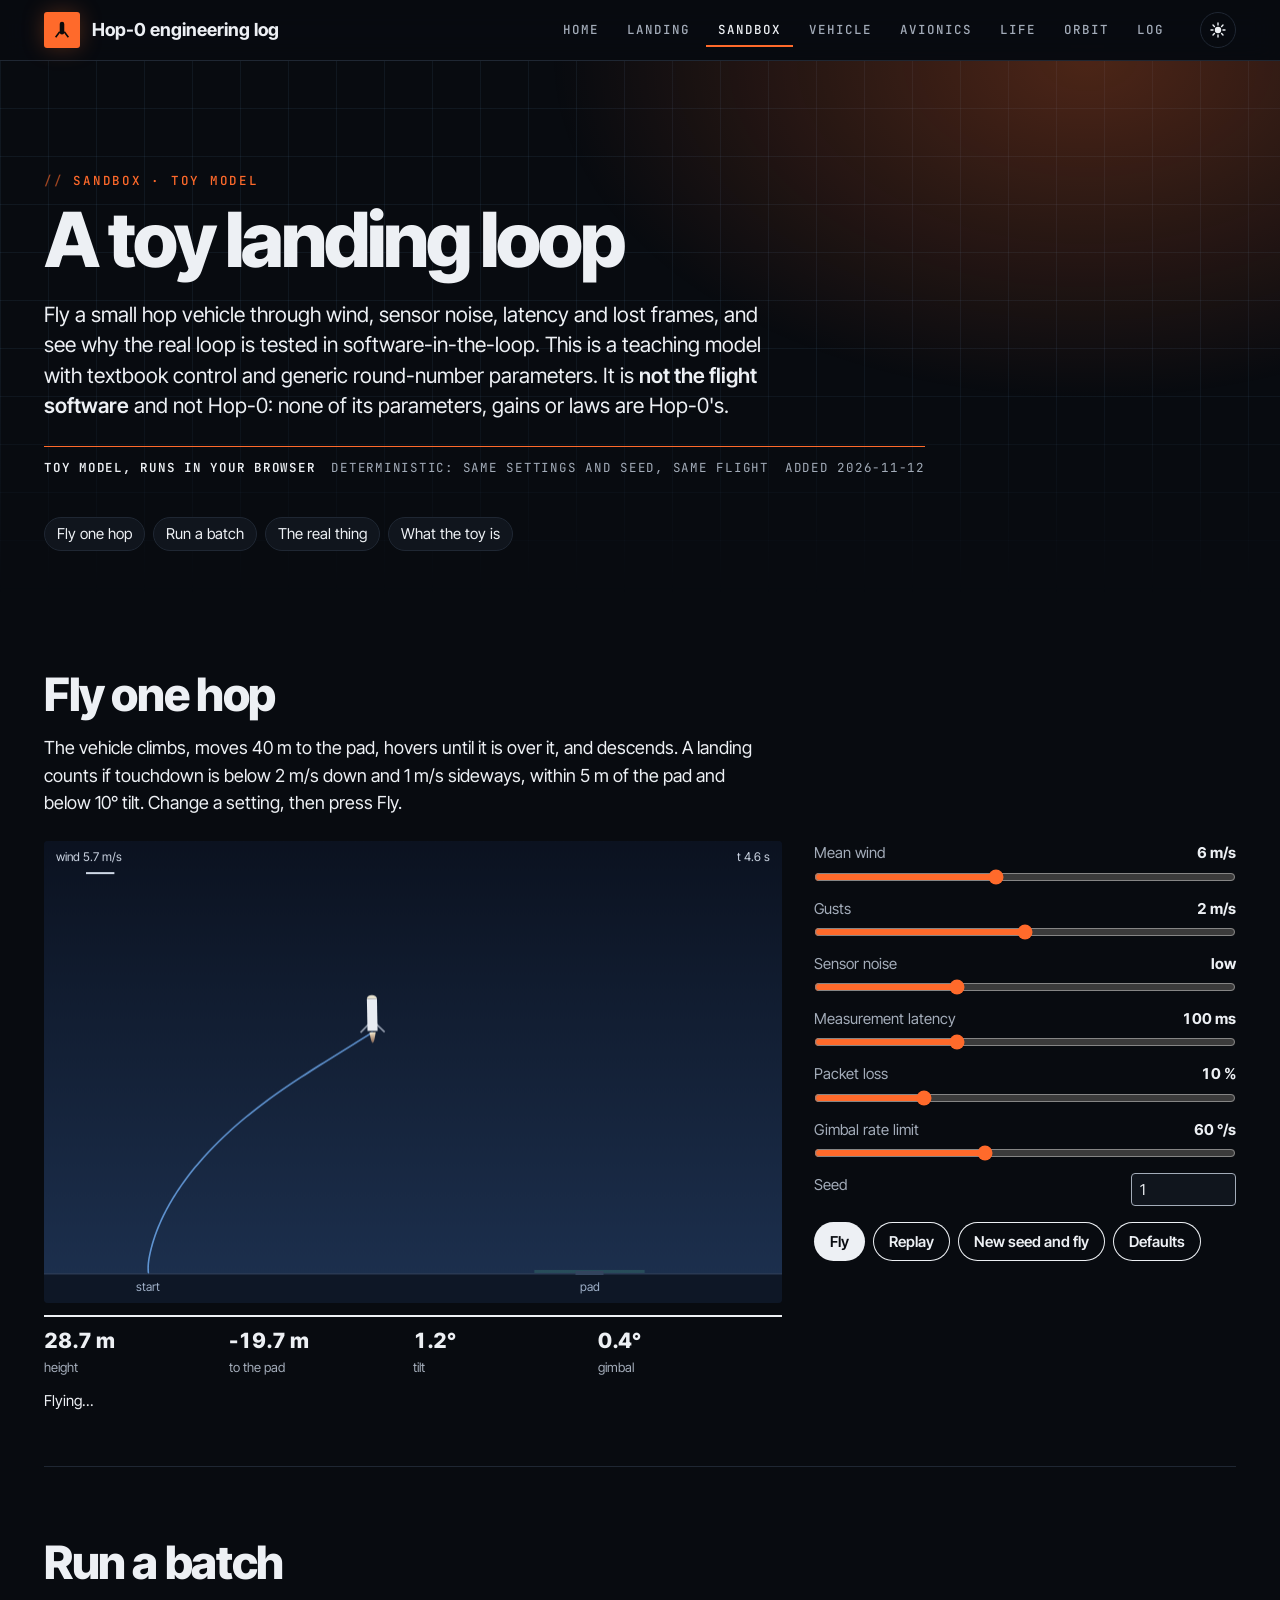
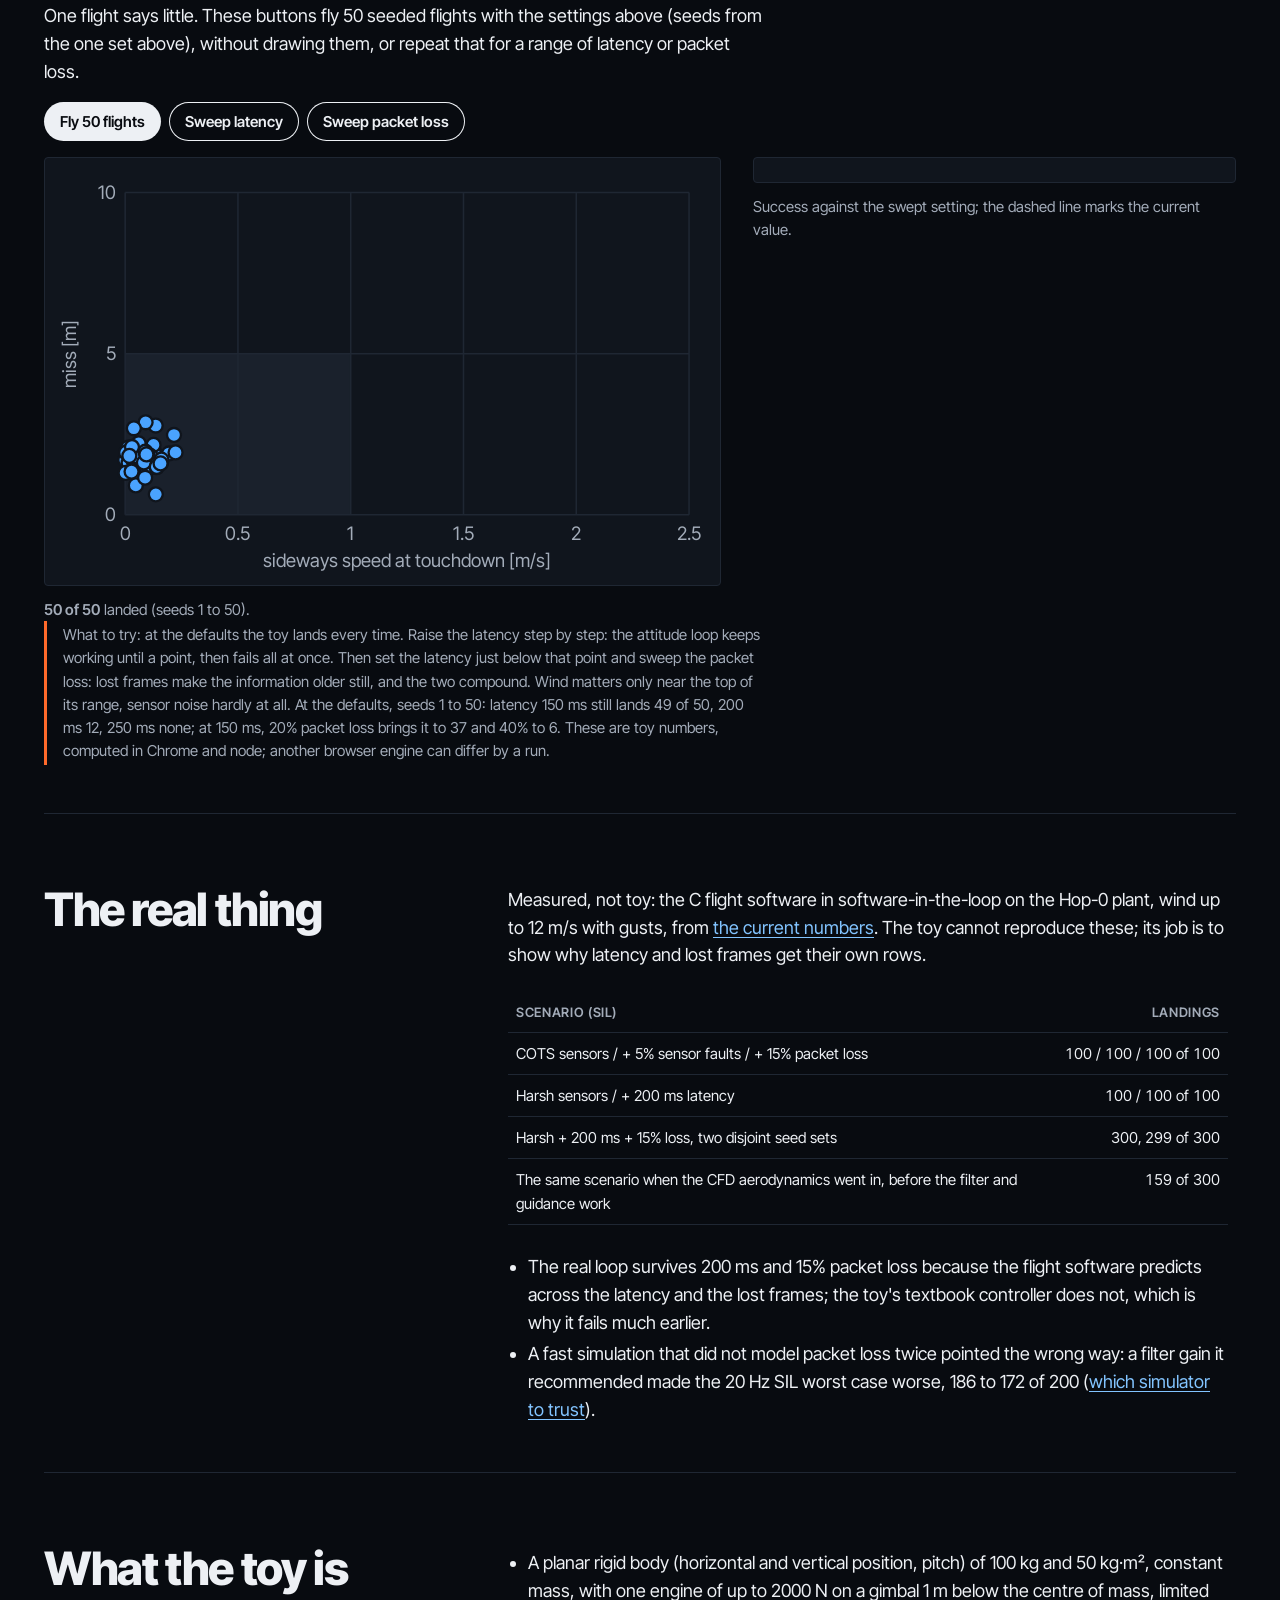
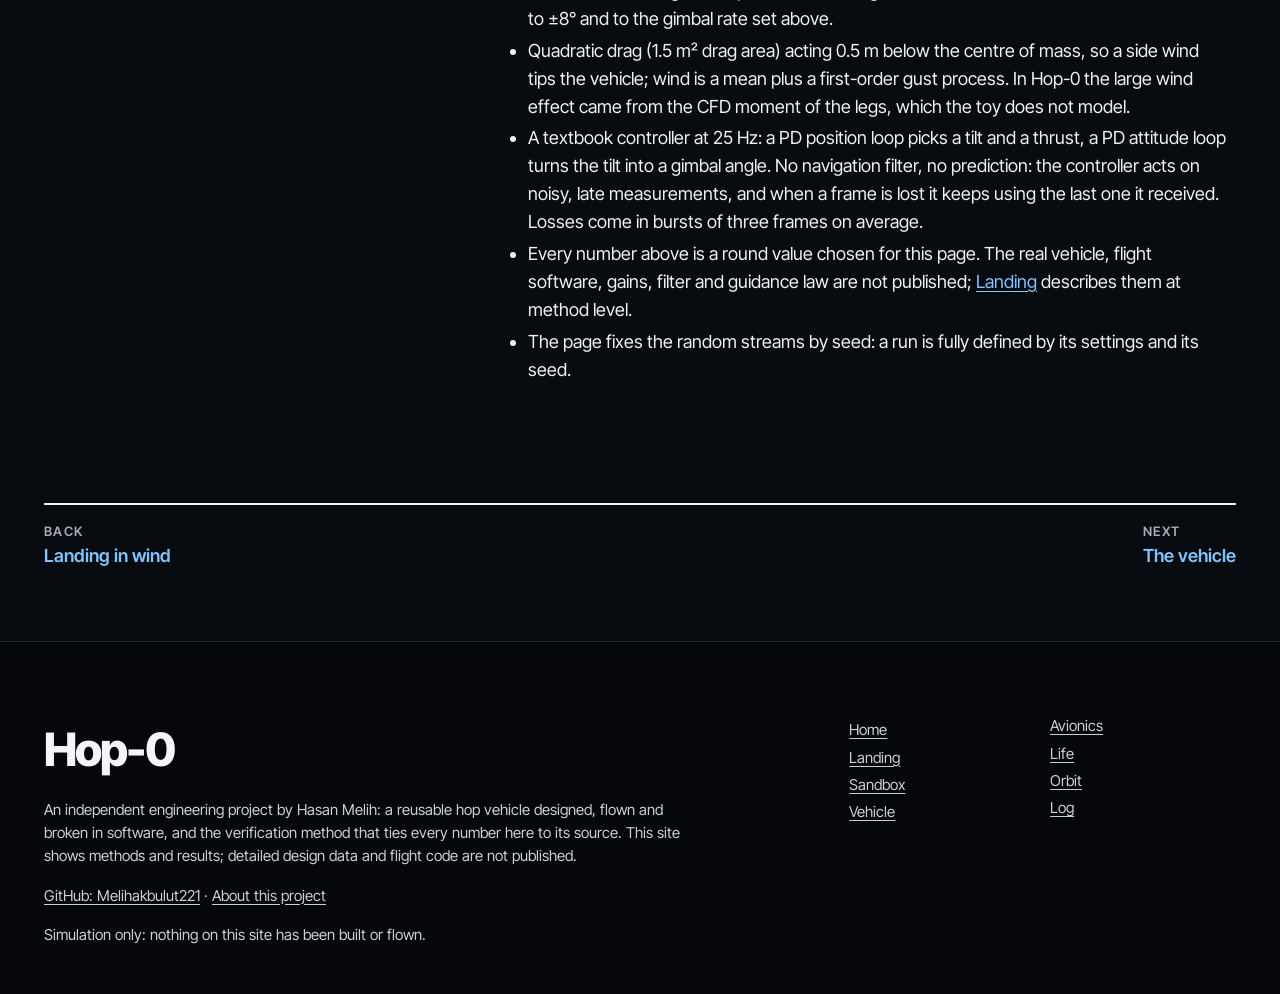
<file: emulator.html>
<!doctype html>
<html lang="en">
<head>
<meta charset="utf-8">
<meta name="viewport" content="width=device-width, initial-scale=1">
<title>A toy landing loop · Hop-0</title>
<meta name="description" content="An interactive toy landing loop: fly a small hop vehicle through wind, sensor noise, latency and lost frames, and run seeded batches. A teaching model with generic parameters, not the Hop-0 flight software.">
<meta property="og:type" content="article">
<meta property="og:title" content="A toy landing loop · Hop-0">
<meta property="og:description" content="An interactive toy landing loop: fly a small hop vehicle through wind, sensor noise, latency and lost frames, and run seeded batches. A teaching model with generic parameters, not the Hop-0 flight software.">
<meta property="og:url" content="https://melihakbulut221.github.io/hop0-log/emulator.html">
<meta property="og:image" content="https://melihakbulut221.github.io/hop0-log/assets/og.png?v=3">
<meta property="og:image:width" content="1200">
<meta property="og:image:height" content="630">
<meta property="og:image:alt" content="Hop-0: designed, flown and broken in software first. Eighteen replayed landing trajectories converging on the pad.">
<meta name="twitter:card" content="summary_large_image">
<meta name="twitter:image" content="https://melihakbulut221.github.io/hop0-log/assets/og.png?v=3">
<link rel="preconnect" href="https://fonts.googleapis.com">
<link rel="preconnect" href="https://fonts.gstatic.com" crossorigin>
<link href="https://fonts.googleapis.com/css2?family=Inter+Tight:wght@300;400;600;800&amp;family=JetBrains+Mono:wght@400;500;600&amp;display=swap" rel="stylesheet">
<script>try{var t=localStorage.getItem("hop0-theme");if(t==="light"||t==="dark")document.documentElement.setAttribute("data-theme",t)}catch(e){}</script>
<link rel="stylesheet" href="assets/site.css">
</head>
<body data-page="emulator">
<a class="skip" href="#main">Skip to content</a>
<!-- site header: identical on every page -->
<header class="bar">
 <div class="wrap">
  <a class="home-link" href="index.html"><span class="mark" aria-hidden="true"><svg viewBox="0 0 22 22"><rect x="8.5" y="2" width="5" height="14" rx="2.5" fill="#fafaf6"/><path d="M8.5 13 L4 19 M13.5 13 L18 19" stroke="#fafaf6" stroke-width="1.8"/></svg></span>Hop-0 engineering log</a>
  <button class="menu-btn" id="menu-btn" type="button" aria-expanded="false" aria-controls="site-nav" hidden>Menu</button>
  <nav id="site-nav" aria-label="Site">
   <ul>
    <li><a href="index.html">Home</a></li>
    <li><a href="gnc.html">Landing</a></li>
    <li><a href="emulator.html" aria-current="page">Sandbox</a></li>
    <li><a href="vehicle.html">Vehicle</a></li>
    <li><a href="avionics.html">Avionics</a></li>
    <li><a href="life.html">Life</a></li>
    <li><a href="orbit.html">Orbit</a></li>
    <li><a href="log.html">Log</a></li>
   </ul>
  </nav>
  <button class="theme-btn" id="theme-btn" type="button" aria-label="Switch to light theme" hidden><svg viewBox="0 0 16 16" aria-hidden="true"><circle cx="8" cy="8" r="3.2" fill="currentColor"/><path d="M8 1v2M8 13v2M1 8h2M13 8h2M3 3l1.4 1.4M11.6 11.6L13 13M3 13l1.4-1.4M11.6 4.4L13 3" stroke="currentColor" stroke-width="1.4" stroke-linecap="round"/></svg></button>
 </div>
</header>

<main id="main">
<div class="wrap">
<header class="page-head">
  <p class="kicker">Sandbox · toy model</p>
  <h1>A toy landing loop</h1>
  <p class="lede">Fly a small hop vehicle through wind, sensor noise, latency and lost frames, and see why the real loop is
    tested in software-in-the-loop. This is a teaching model with textbook control and generic round-number parameters.
    It is <strong>not the flight software</strong> and not Hop-0: none of its parameters, gains or laws are Hop-0's.</p>
  <p class="status-line"><span><b>Toy model, runs in your browser</b></span><span>Deterministic: same settings and seed, same flight</span><span>Added 2026-11-12</span></p>
  <ul class="toc" aria-label="On this page">
    <li><a href="#fly">Fly one hop</a></li><li><a href="#batch">Run a batch</a></li>
    <li><a href="#real">The real thing</a></li><li><a href="#model">What the toy is</a></li>
  </ul>
</header>

<section class="sec" id="fly" aria-labelledby="fly-h">
  <h2 id="fly-h">Fly one hop</h2>
  <p>The vehicle climbs, moves 40 m to the pad, hovers until it is over it, and descends. A landing counts if touchdown is
    below 2 m/s down and 1 m/s sideways, within 5 m of the pad and below 10° tilt. Change a setting, then press Fly.</p>
  <noscript><p class="note">The emulator needs JavaScript.</p></noscript>
  <div class="emu" id="emu" data-module="emulator">
    <div class="emu-stage">
      <canvas id="e-canvas" role="img" aria-label="Side view of the toy hop: trajectory, vehicle, pad and wind"></canvas>
      <div class="emu-read" id="e-read" aria-hidden="true"></div>
      <p class="emu-result" id="e-result" aria-live="polite"></p>
    </div>
    <form class="emu-ctl" id="e-form" onsubmit="return false" aria-label="Emulator settings">
      <label for="e-wind">Mean wind <output id="e-wind-out" for="e-wind"></output>
        <input type="range" id="e-wind" min="0" max="14" step="1" value="6"></label>
      <label for="e-gust">Gusts <output id="e-gust-out" for="e-gust"></output>
        <input type="range" id="e-gust" min="0" max="4" step="0.5" value="2"></label>
      <label for="e-noise">Sensor noise <output id="e-noise-out" for="e-noise"></output>
        <input type="range" id="e-noise" min="0" max="3" step="1" value="1"></label>
      <label for="e-lat">Measurement latency <output id="e-lat-out" for="e-lat"></output>
        <input type="range" id="e-lat" min="0" max="300" step="10" value="100"></label>
      <label for="e-loss">Packet loss <output id="e-loss-out" for="e-loss"></output>
        <input type="range" id="e-loss" min="0" max="40" step="5" value="10"></label>
      <label for="e-rate">Gimbal rate limit <output id="e-rate-out" for="e-rate"></output>
        <input type="range" id="e-rate" min="20" max="120" step="10" value="60"></label>
      <label for="e-seed" class="emu-seed">Seed <input type="number" id="e-seed" min="0" max="99999" step="1" value="1" inputmode="numeric"></label>
      <div class="emu-btns">
        <button type="button" class="btn-small" id="e-fly">Fly</button>
        <button type="button" class="btn-small btn-ghost" id="e-replay">Replay</button>
        <button type="button" class="btn-small btn-ghost" id="e-newseed">New seed and fly</button>
        <button type="button" class="btn-small btn-ghost" id="e-reset">Defaults</button>
      </div>
    </form>
  </div>
</section>

<section class="sec" id="batch" aria-labelledby="batch-h">
  <h2 id="batch-h">Run a batch</h2>
  <p>One flight says little. These buttons fly 50 seeded flights with the settings above (seeds from the one set above),
    without drawing them, or repeat that for a range of latency or packet loss.</p>
  <div class="emu-btns">
    <button type="button" class="btn-small" id="e-batch">Fly 50 flights</button>
    <button type="button" class="btn-small btn-ghost" id="e-sweep-lat" data-sweep>Sweep latency</button>
    <button type="button" class="btn-small btn-ghost" id="e-sweep-loss" data-sweep>Sweep packet loss</button>
  </div>
  <div class="grid2 emu-out">
    <figure><div class="chart" id="e-scatter"></div>
      <figcaption id="e-batch-out" aria-live="polite">Touchdown of each flight. The shaded box is what counts as a landing;
        flights that lose attitude never touch down and are only counted.</figcaption></figure>
    <figure><div class="chart" id="e-sweep"></div>
      <figcaption id="e-sweep-out" aria-live="polite">Success against the swept setting; the dashed line marks the
        current value.</figcaption></figure>
  </div>
  <p class="note">What to try: at the defaults the toy lands every time. Raise the latency step by step: the attitude loop
    keeps working until a point, then fails all at once. Then set the latency just below that point and sweep the packet
    loss: lost frames make the information older still, and the two compound. Wind matters only near the top of its range, sensor noise hardly at all. At the defaults, seeds 1
    to 50: latency 150 ms still lands 49 of 50, 200 ms 12, 250 ms none; at 150 ms, 20% packet loss brings it to 37 and 40%
    to 6. These are toy numbers, computed in Chrome and node; another browser engine can differ by a run.</p>
</section>

<section class="sec split" id="real" aria-labelledby="real-h">
  <h2 id="real-h">The real thing</h2>
  <div class="body">
    <p>Measured, not toy: the C flight software in software-in-the-loop on the Hop-0 plant, wind up to 12 m/s with gusts,
      from <a href="gnc.html#numbers">the current numbers</a>. The toy cannot reproduce these; its job is to show why
      latency and lost frames get their own rows.</p>
    <div class="tablewrap">
    <table class="stack">
      <thead><tr><th>Scenario (SIL)</th><th class="num">Landings</th></tr></thead>
      <tbody>
        <tr><td data-label="Scenario (SIL)">COTS sensors / + 5% sensor faults / + 15% packet loss</td><td data-label="Landings" class="num">100 / 100 / 100 of 100</td></tr>
        <tr><td data-label="Scenario (SIL)">Harsh sensors / + 200 ms latency</td><td data-label="Landings" class="num">100 / 100 of 100</td></tr>
        <tr><td data-label="Scenario (SIL)">Harsh + 200 ms + 15% loss, two disjoint seed sets</td><td data-label="Landings" class="num">300, 299 of 300</td></tr>
        <tr><td data-label="Scenario (SIL)">The same scenario when the CFD aerodynamics went in, before the filter and guidance work</td><td data-label="Landings" class="num">159 of 300</td></tr>
      </tbody>
    </table>
    </div>
    <ul>
      <li>The real loop survives 200 ms and 15% packet loss because the flight software predicts across the latency and
        the lost frames; the toy's textbook controller does not, which is why it fails much earlier.</li>
      <li>A fast simulation that did not model packet loss twice pointed the wrong way: a filter gain it recommended made
        the 20 Hz SIL worst case worse, 186 to 172 of 200 (<a href="gnc.html#tools">which simulator to trust</a>).</li>
    </ul>
  </div>
</section>

<section class="sec split" id="model" aria-labelledby="model-h">
  <h2 id="model-h">What the toy is</h2>
  <div class="body">
    <ul>
      <li>A planar rigid body (horizontal and vertical position, pitch) of 100 kg and 50 kg·m², constant mass, with one
        engine of up to 2000 N on a gimbal 1 m below the centre of mass, limited to ±8° and to the gimbal rate set above.</li>
      <li>Quadratic drag (1.5 m² drag area) acting 0.5 m below the centre of mass, so a side wind tips the vehicle; wind is a
        mean plus a first-order gust process. In Hop-0 the large wind effect came from the CFD moment of the legs, which the
        toy does not model.</li>
      <li>A textbook controller at 25 Hz: a PD position loop picks a tilt and a thrust, a PD attitude loop turns the tilt
        into a gimbal angle. No navigation filter, no prediction: the controller acts on noisy, late measurements, and when a
        frame is lost it keeps using the last one it received. Losses come in bursts of three frames on average.</li>
      <li>Every number above is a round value chosen for this page. The real vehicle, flight software, gains, filter and
        guidance law are not published; <a href="gnc.html">Landing</a> describes them at method level.</li>
      <li>The page fixes the random streams by seed: a run is fully defined by its settings and its seed.</li>
    </ul>
  </div>
</section>

<nav class="next" aria-label="Next page"><a href="gnc.html"><span>Back</span>Landing in wind</a><a href="vehicle.html"><span>Next</span>The vehicle</a></nav>
</div>
</main>

<!-- site footer: identical on every page -->
<footer>
 <div class="wrap fgrid2">
  <div>
   <p class="fname">Hop-0</p>
   <p>An independent engineering project by Hasan Melih: a reusable hop vehicle designed, flown and broken in software,
     and the verification method that ties every number here to its source. This site shows methods and results;
     detailed design data and flight code are not published.</p>
   <p><a href="https://github.com/Melihakbulut221">GitHub: Melihakbulut221</a> · <a href="index.html#about">About this project</a></p>
   <p>Simulation only: nothing on this site has been built or flown.</p>
  </div>
  <ul aria-label="Pages">
   <li><a href="index.html">Home</a></li><li><a href="gnc.html">Landing</a></li><li><a href="emulator.html">Sandbox</a></li><li><a href="vehicle.html">Vehicle</a></li>
   <li><a href="avionics.html">Avionics</a></li><li><a href="life.html">Life</a></li><li><a href="orbit.html">Orbit</a></li>
   <li><a href="log.html">Log</a></li>
  </ul>
 </div>
</footer>

<script src="assets/js/boot.js"></script>
</body>
</html>
</file>
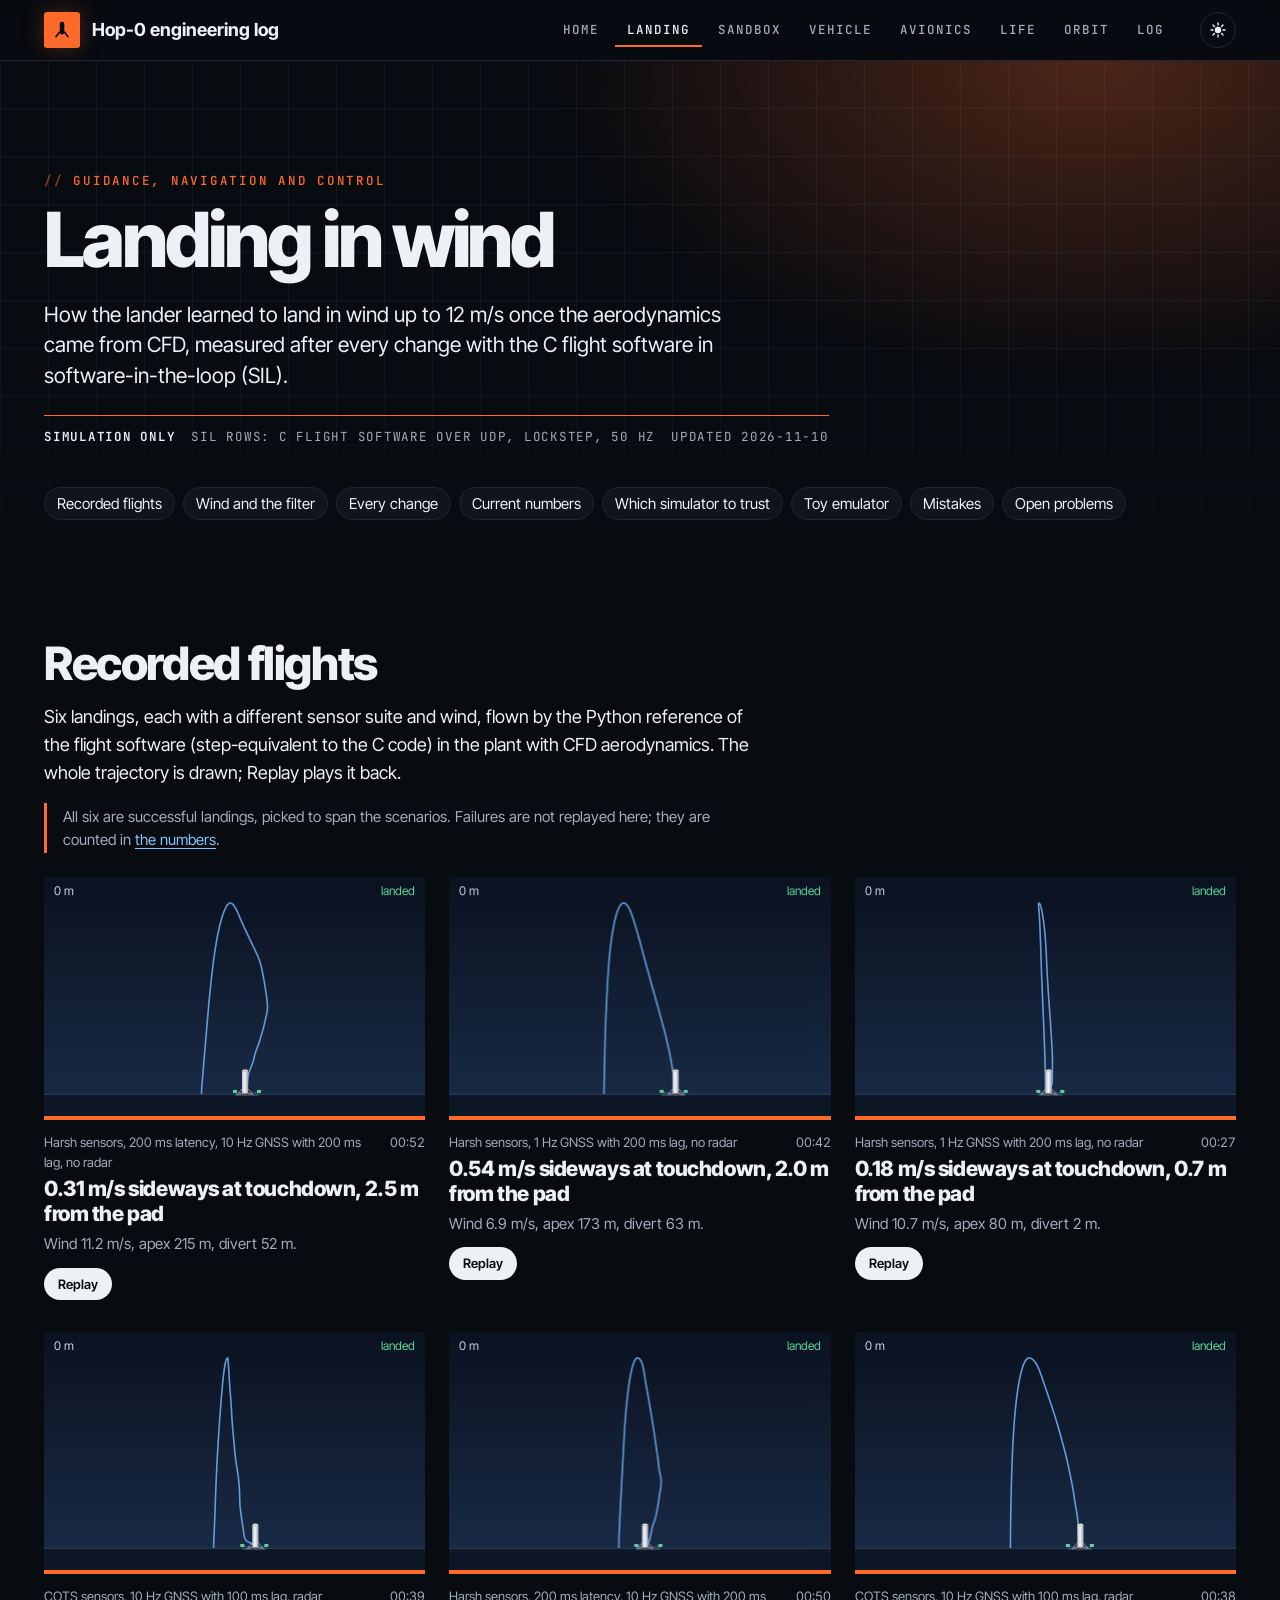
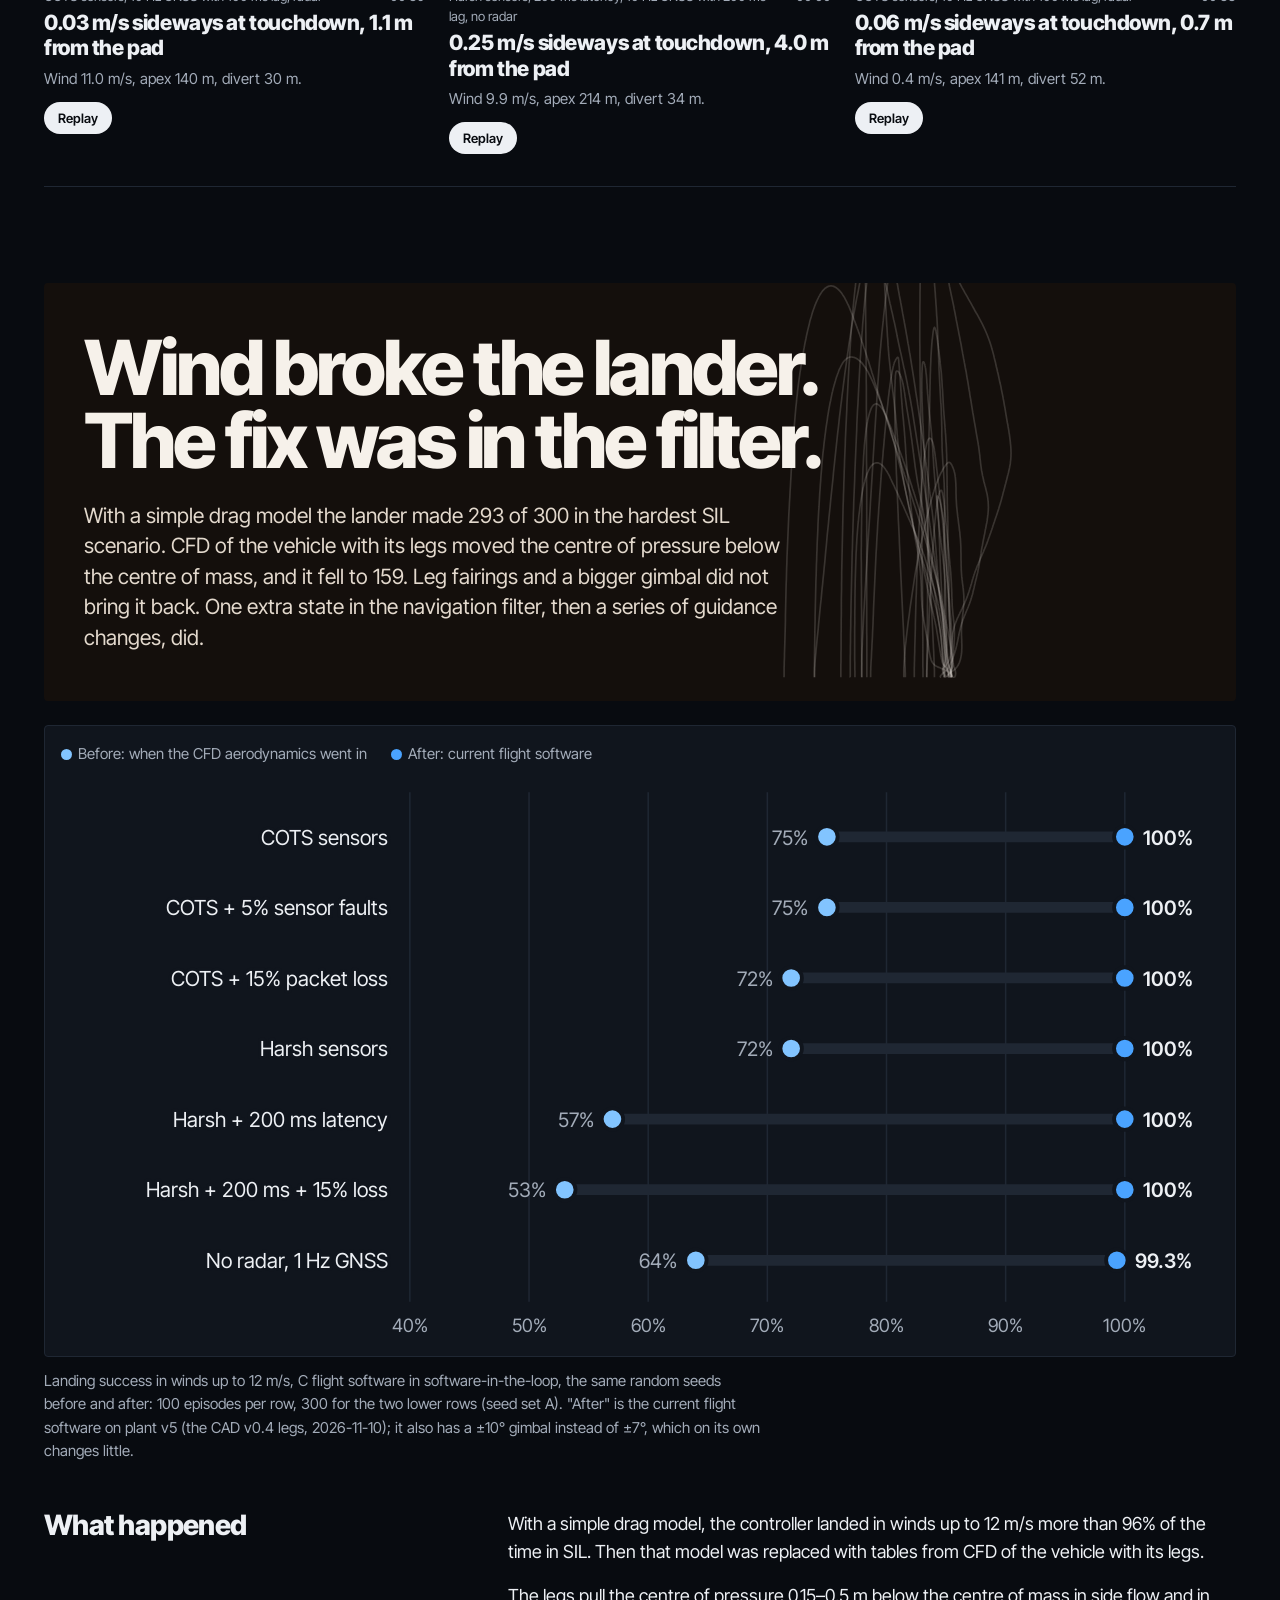
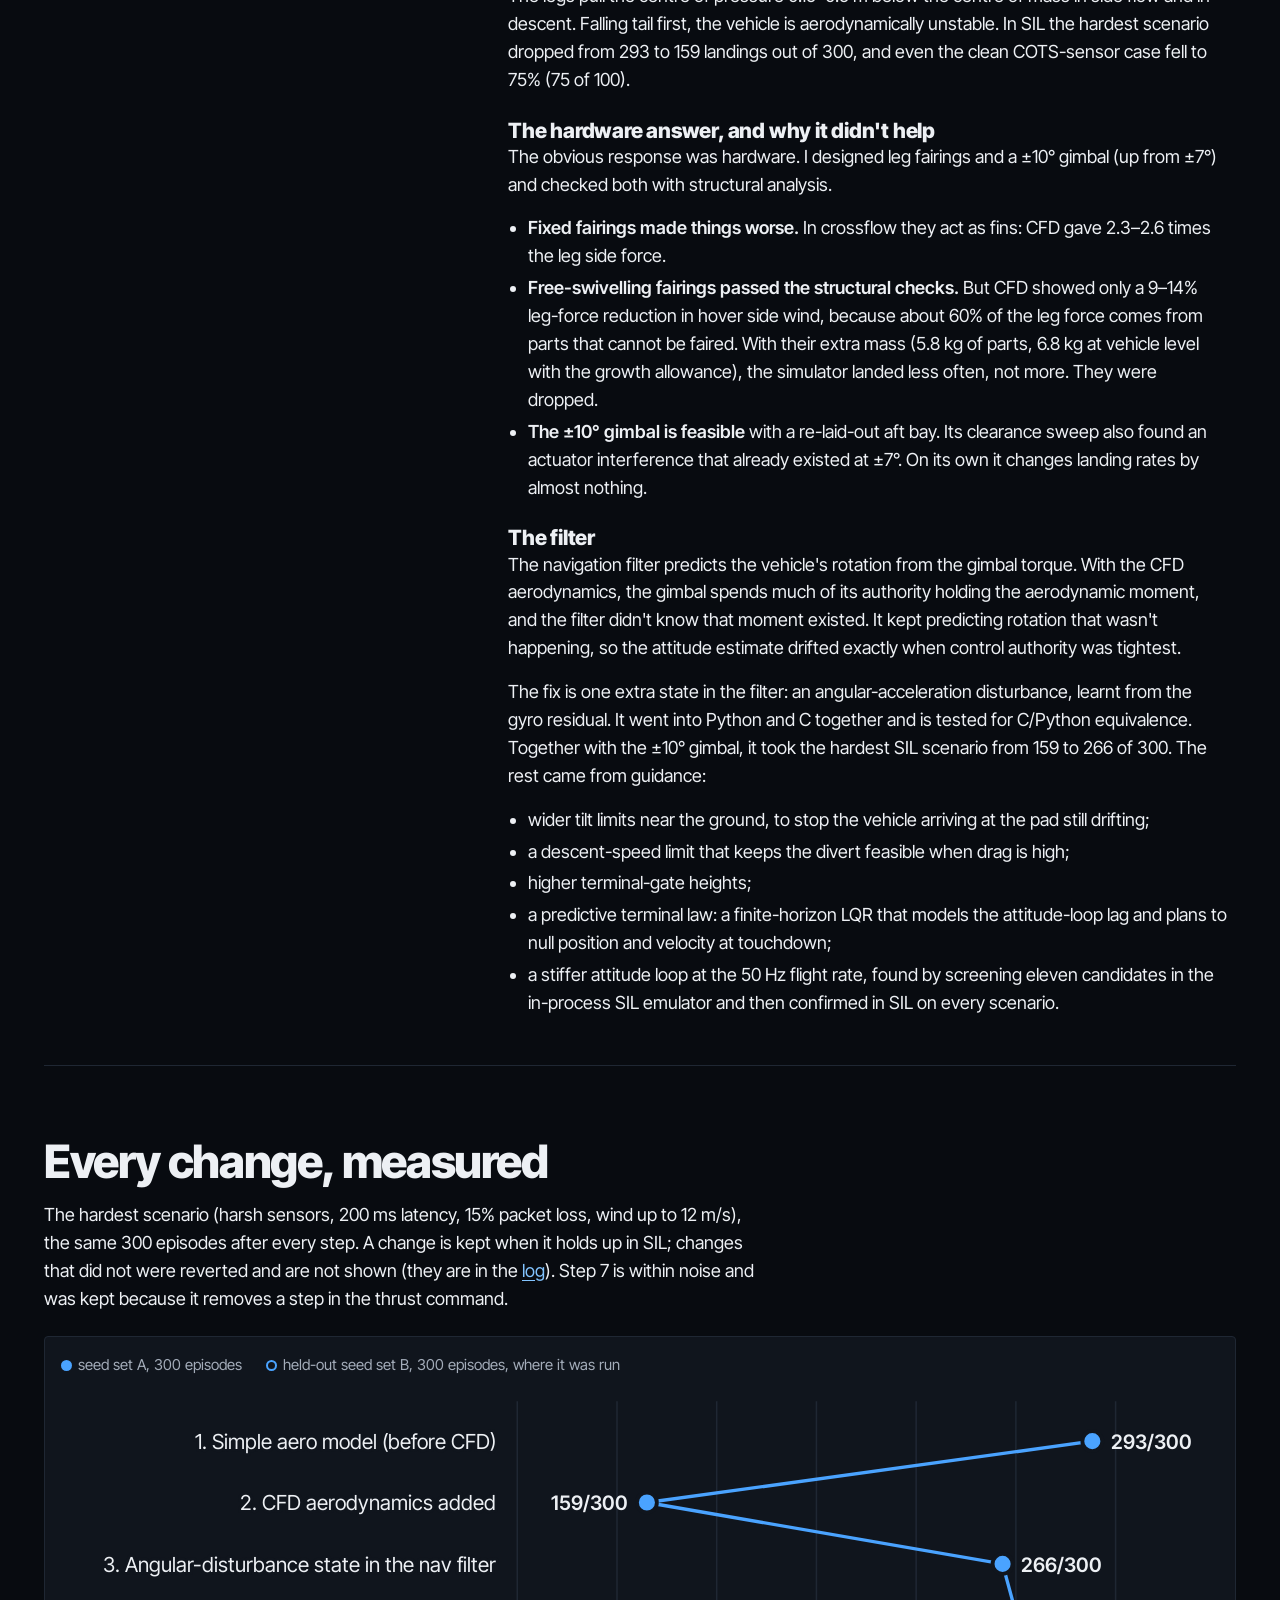
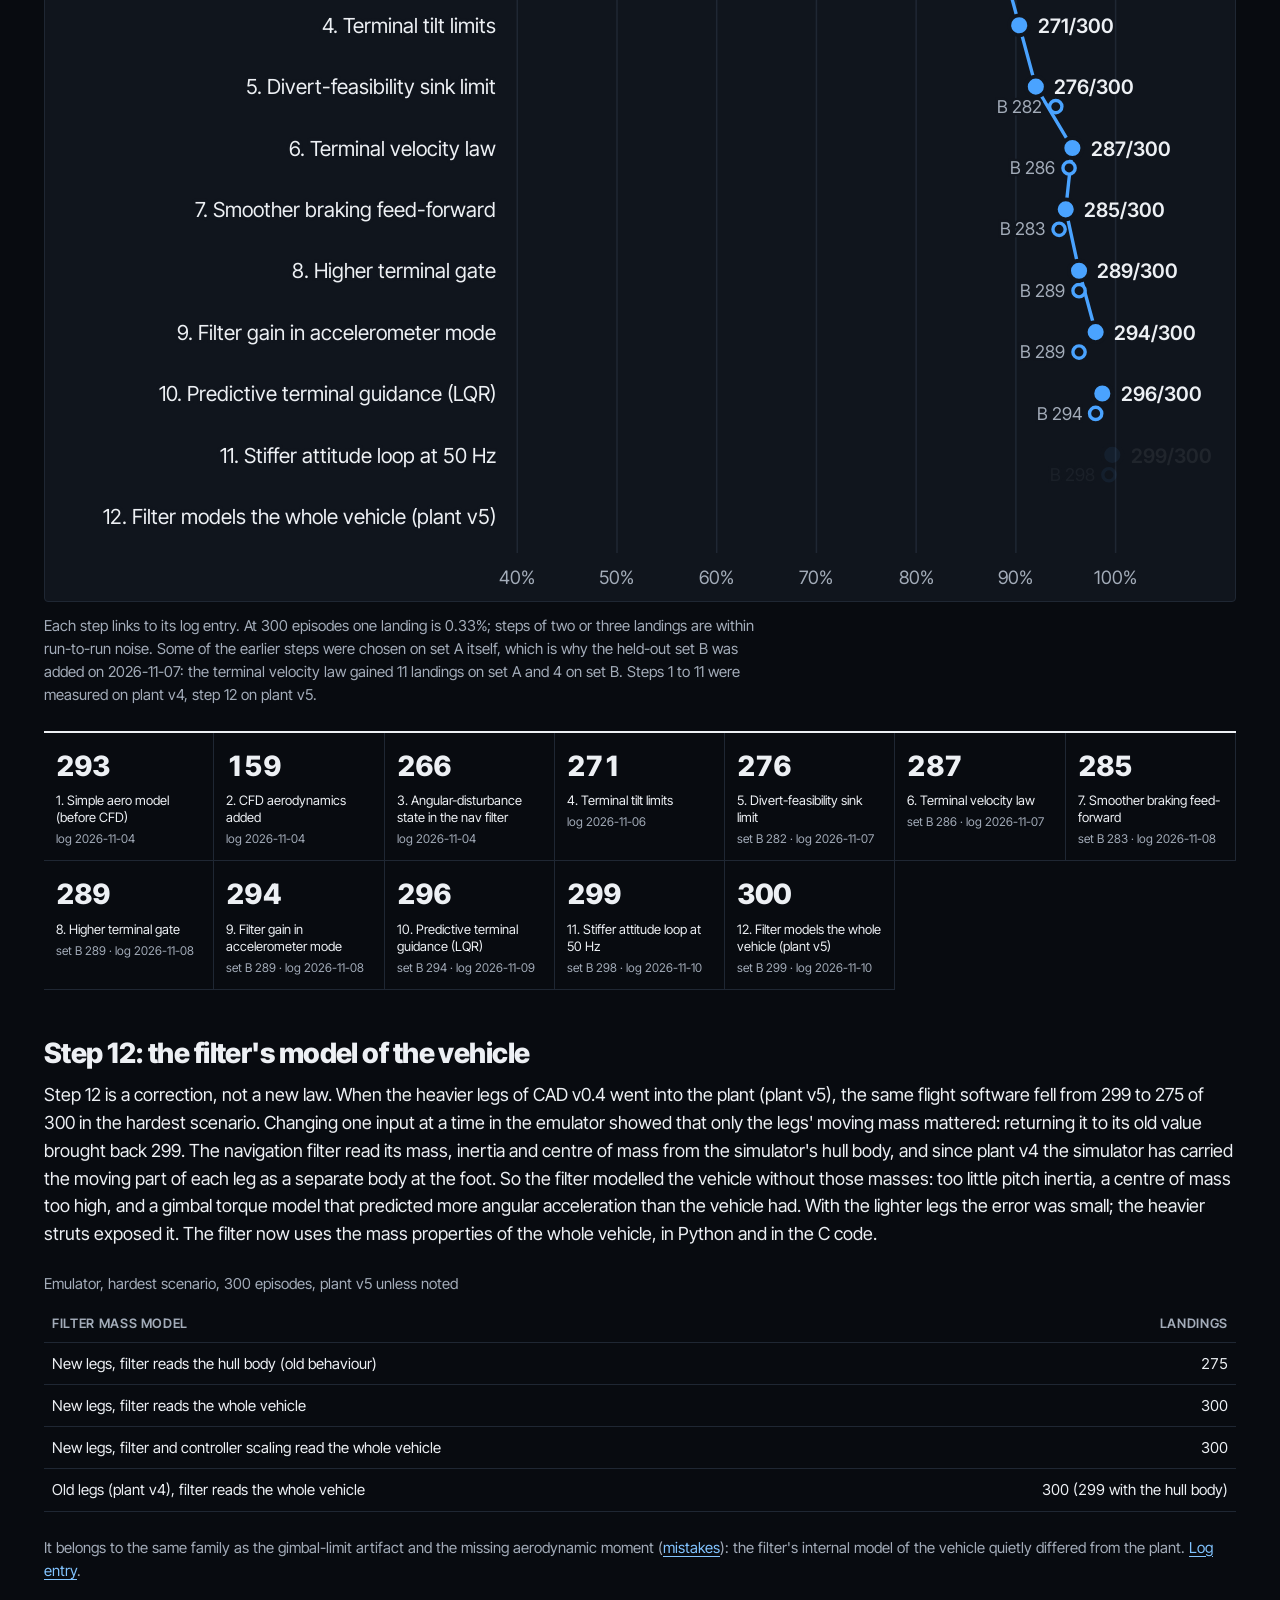
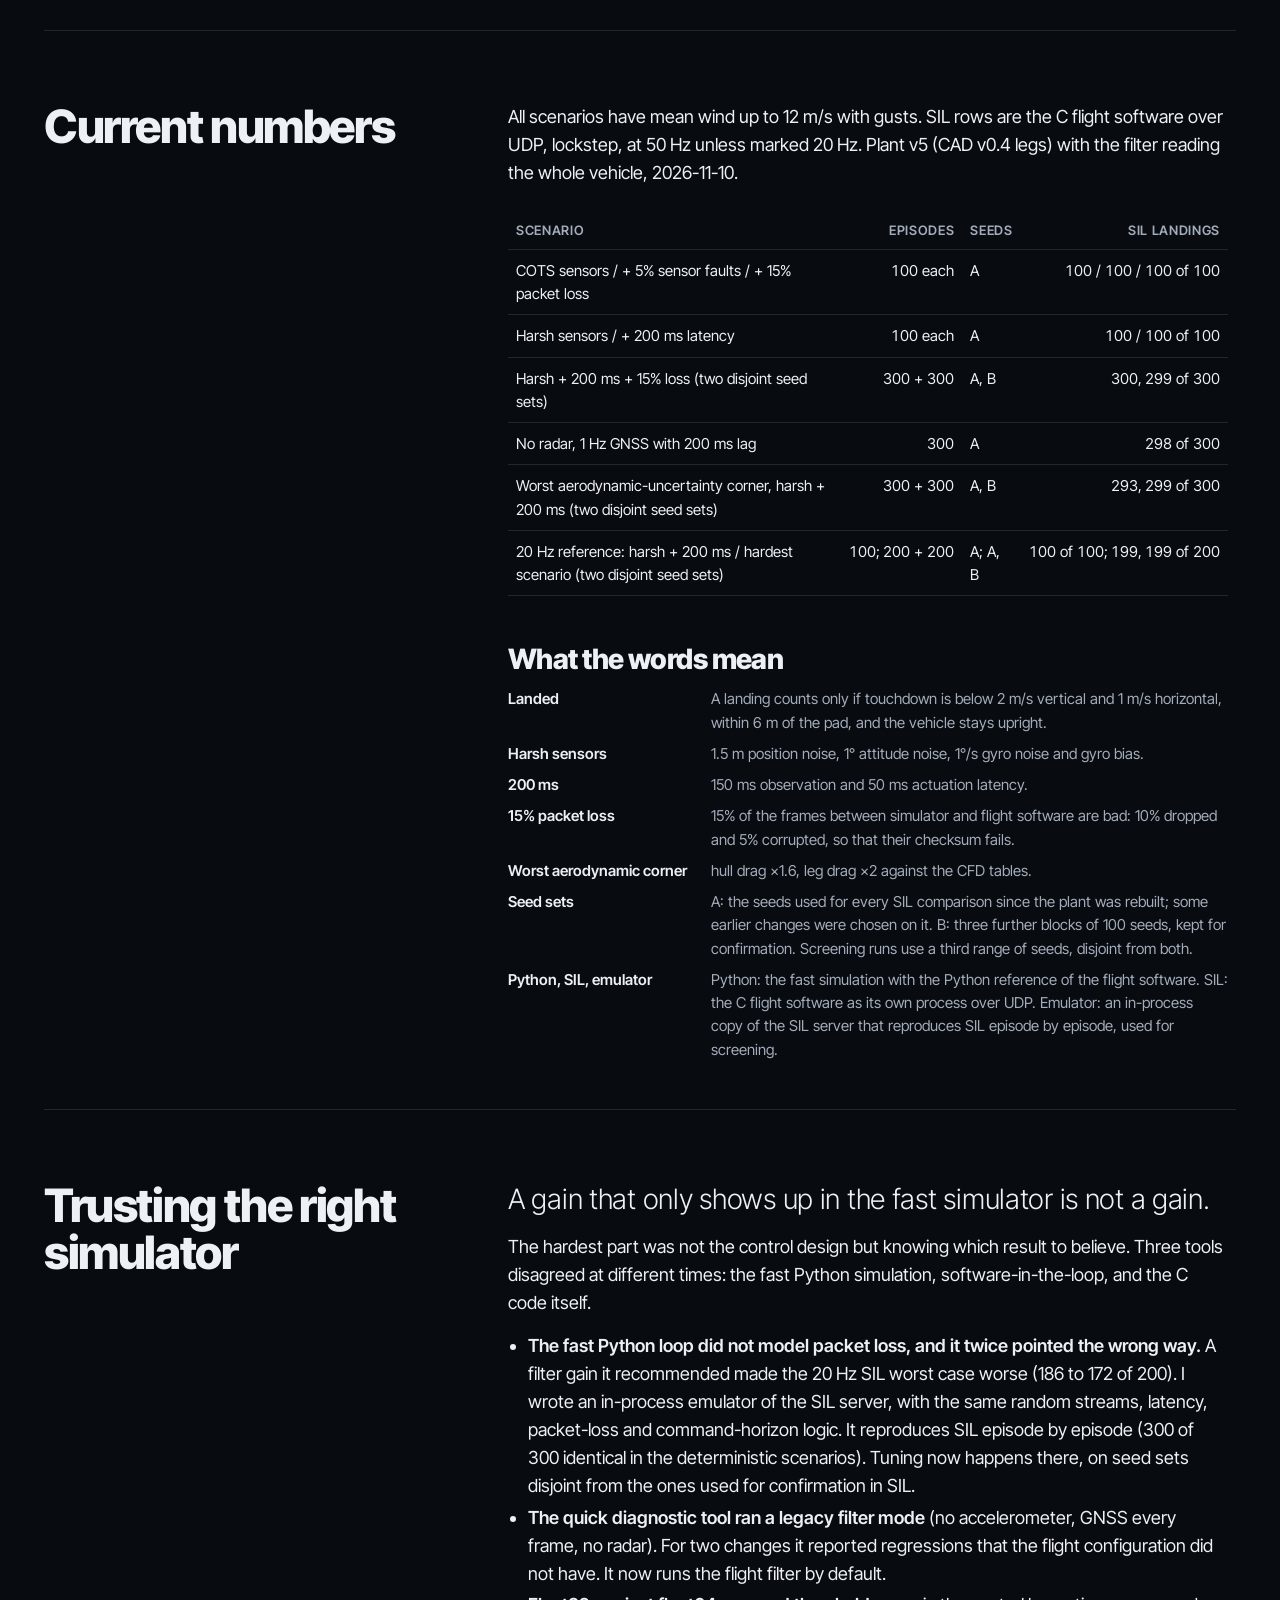
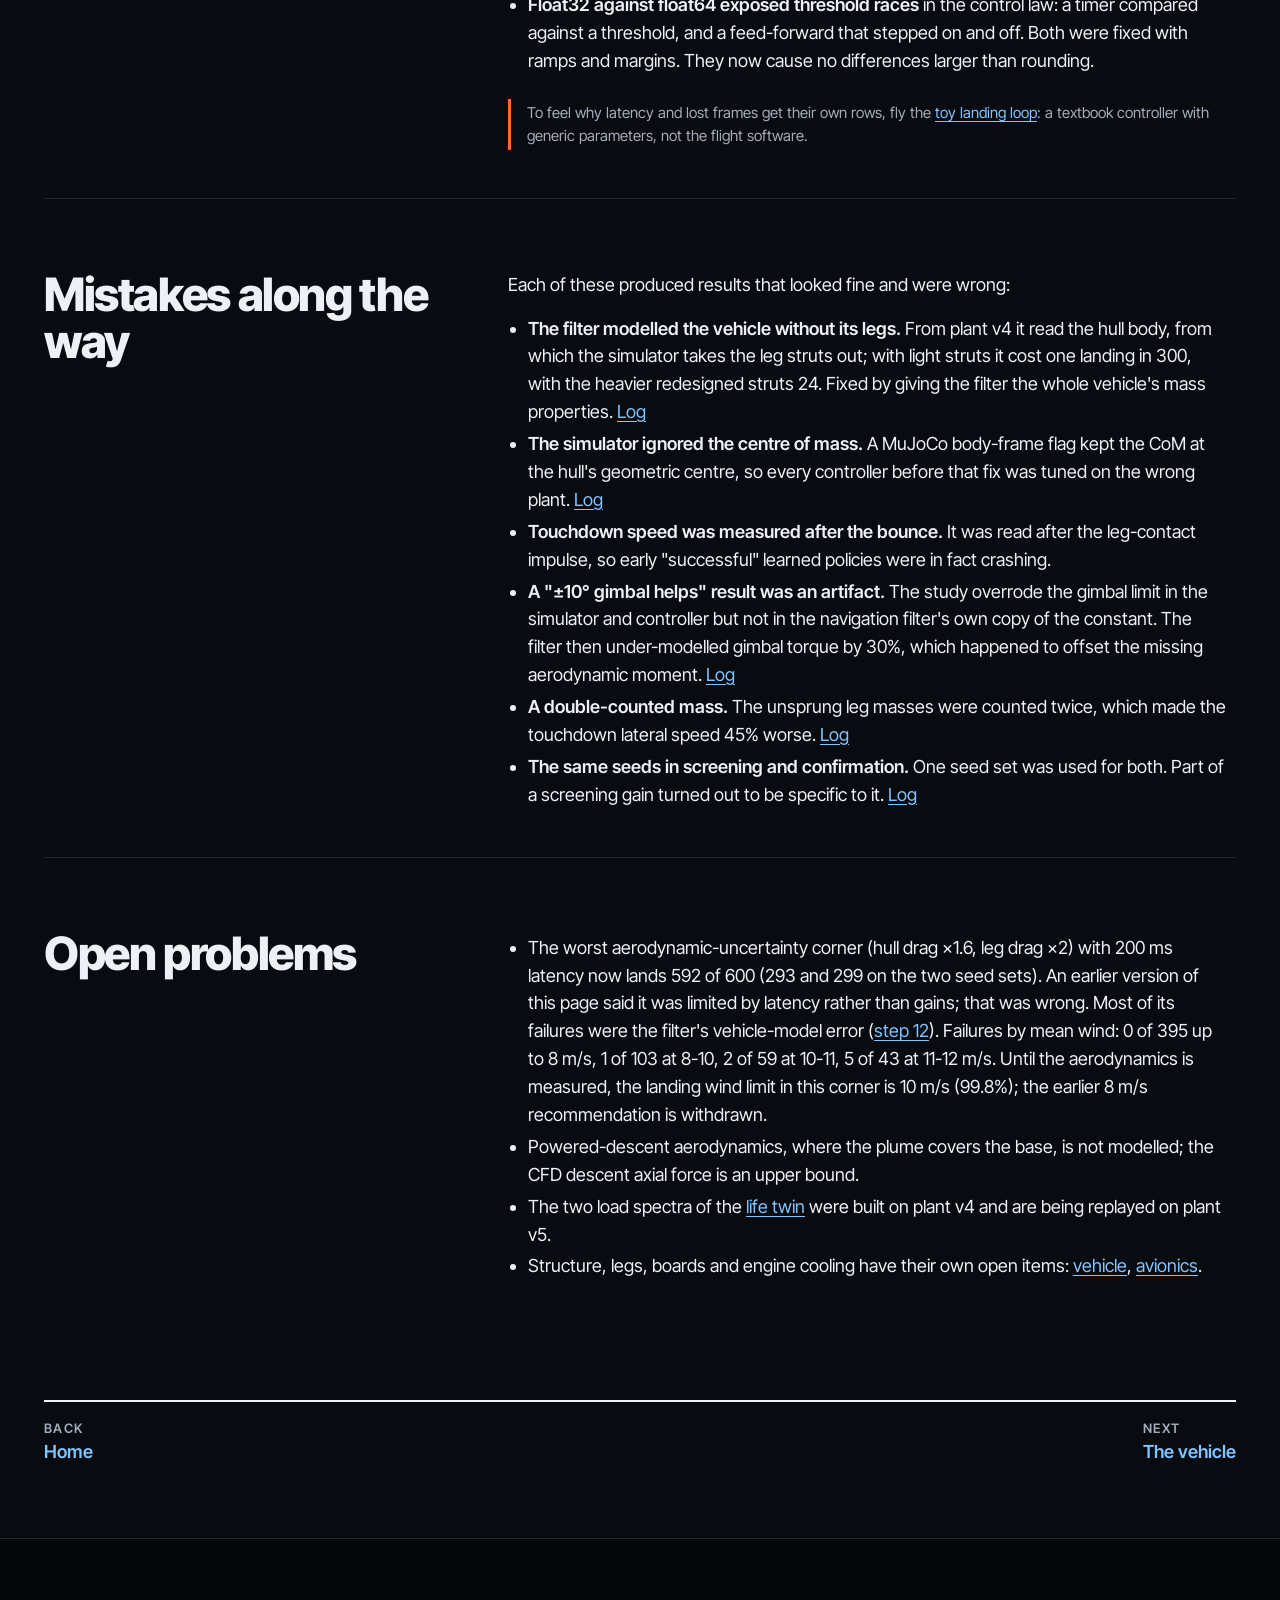
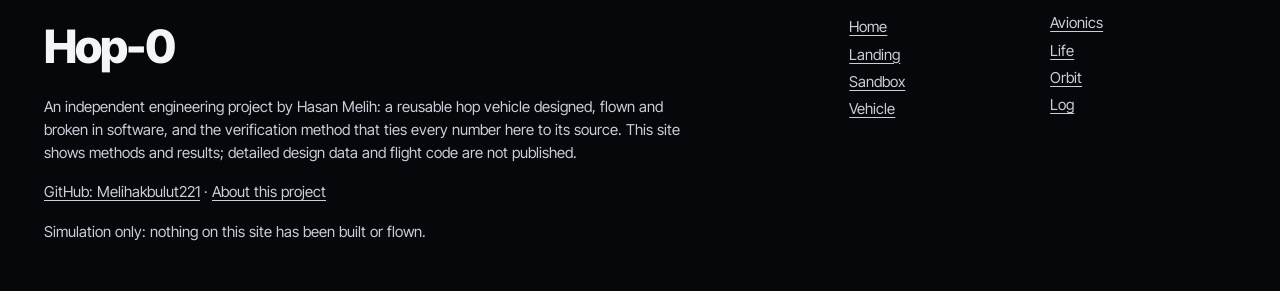
<file: gnc.html>
<!doctype html>
<html lang="en">
<head>
<meta charset="utf-8">
<meta name="viewport" content="width=device-width, initial-scale=1">
<title>Landing in wind · Hop-0</title>
<meta name="description" content="How the Hop-0 guidance, navigation and control learned to land in wind up to 12 m/s once the aerodynamics came from CFD, measured after every change in software-in-the-loop.">
<meta property="og:type" content="article">
<meta property="og:title" content="Landing in wind · Hop-0">
<meta property="og:description" content="How the Hop-0 guidance, navigation and control learned to land in wind up to 12 m/s once the aerodynamics came from CFD, measured after every change in software-in-the-loop.">
<meta property="og:url" content="https://melihakbulut221.github.io/hop0-log/gnc.html">
<meta property="og:image" content="https://melihakbulut221.github.io/hop0-log/assets/og.png?v=3">
<meta property="og:image:width" content="1200">
<meta property="og:image:height" content="630">
<meta property="og:image:alt" content="Hop-0: designed, flown and broken in software first. Eighteen replayed landing trajectories converging on the pad.">
<meta name="twitter:card" content="summary_large_image">
<meta name="twitter:image" content="https://melihakbulut221.github.io/hop0-log/assets/og.png?v=3">
<link rel="preconnect" href="https://fonts.googleapis.com">
<link rel="preconnect" href="https://fonts.gstatic.com" crossorigin>
<link href="https://fonts.googleapis.com/css2?family=Inter+Tight:wght@300;400;600;800&amp;family=JetBrains+Mono:wght@400;500;600&amp;display=swap" rel="stylesheet">
<script>try{var t=localStorage.getItem("hop0-theme");if(t==="light"||t==="dark")document.documentElement.setAttribute("data-theme",t)}catch(e){}</script>
<link rel="stylesheet" href="assets/site.css">
</head>
<body data-page="gnc">
<a class="skip" href="#main">Skip to content</a>
<!-- site header: identical on every page -->
<header class="bar">
 <div class="wrap">
  <a class="home-link" href="index.html"><span class="mark" aria-hidden="true"><svg viewBox="0 0 22 22"><rect x="8.5" y="2" width="5" height="14" rx="2.5" fill="#fafaf6"/><path d="M8.5 13 L4 19 M13.5 13 L18 19" stroke="#fafaf6" stroke-width="1.8"/></svg></span>Hop-0 engineering log</a>
  <button class="menu-btn" id="menu-btn" type="button" aria-expanded="false" aria-controls="site-nav" hidden>Menu</button>
  <nav id="site-nav" aria-label="Site">
   <ul>
    <li><a href="index.html">Home</a></li>
    <li><a href="gnc.html" aria-current="page">Landing</a></li>
    <li><a href="emulator.html">Sandbox</a></li>
    <li><a href="vehicle.html">Vehicle</a></li>
    <li><a href="avionics.html">Avionics</a></li>
    <li><a href="life.html">Life</a></li>
    <li><a href="orbit.html">Orbit</a></li>
    <li><a href="log.html">Log</a></li>
   </ul>
  </nav>
  <button class="theme-btn" id="theme-btn" type="button" aria-label="Switch to light theme" hidden><svg viewBox="0 0 16 16" aria-hidden="true"><circle cx="8" cy="8" r="3.2" fill="currentColor"/><path d="M8 1v2M8 13v2M1 8h2M13 8h2M3 3l1.4 1.4M11.6 11.6L13 13M3 13l1.4-1.4M11.6 4.4L13 3" stroke="currentColor" stroke-width="1.4" stroke-linecap="round"/></svg></button>
 </div>
</header>

<main id="main">
<div class="wrap">
<header class="page-head">
  <p class="kicker">Guidance, navigation and control</p>
  <h1>Landing in wind</h1>
  <p class="lede">How the lander learned to land in wind up to 12 m/s once the aerodynamics came from CFD, measured after
    every change with the C flight software in software-in-the-loop (SIL).</p>
  <p class="status-line"><span><b>Simulation only</b></span><span>SIL rows: C flight software over UDP, lockstep, 50 Hz</span><span>Updated 2026-11-10</span></p>
  <ul class="toc" aria-label="On this page">
    <li><a href="#flights">Recorded flights</a></li><li><a href="#wind">Wind and the filter</a></li>
    <li><a href="#timeline">Every change</a></li><li><a href="#numbers">Current numbers</a></li>
    <li><a href="#tools">Which simulator to trust</a></li><li><a href="emulator.html">Toy emulator</a></li><li><a href="#mistakes">Mistakes</a></li><li><a href="#open">Open problems</a></li>
  </ul>
</header>

<section class="sec" id="flights" aria-labelledby="flights-h" data-module="flights">
  <h2 id="flights-h">Recorded flights</h2>
  <p>Six landings, each with a different sensor suite and wind, flown by the Python reference of the flight software
    (step-equivalent to the C code) in the plant with CFD aerodynamics. The whole trajectory is drawn; Replay plays it back.</p>
  <p class="note">All six are successful landings, picked to span the scenarios. Failures are not replayed here; they are
    counted in <a href="#numbers">the numbers</a>.</p>
  <div class="fgrid" id="fgrid"></div>
</section>

<section class="sec" id="wind" aria-labelledby="wind-h" data-module="flights hilcharts">
  <div class="banner">
    <svg class="bg" id="banner-bg" aria-hidden="true"></svg>
    <div class="in">
      <h2 id="wind-h">Wind broke the lander. The fix was in the filter.</h2>
      <p>With a simple drag model the lander made 293 of 300 in the hardest SIL scenario. CFD of the vehicle with its
        legs moved the centre of pressure below the centre of mass, and it fell to 159. Leg fairings and a bigger gimbal
        did not bring it back. One extra state in the navigation filter, then a series of guidance changes, did.</p>
    </div>
  </div>
  <figure>
    <div class="chart" data-chart="before-after">
      <div class="legend"><span><i class="k-before"></i>Before: when the CFD aerodynamics went in</span>
        <span><i class="k-after"></i>After: current flight software</span></div>
      <noscript><img src="assets/before_after.png" alt="Landing success before and after in seven SIL scenarios." style="width:100%"></noscript>
    </div>
    <figcaption>Landing success in winds up to 12 m/s, C flight software in software-in-the-loop, the same random seeds
      before and after: 100 episodes per row, 300 for the two lower rows (seed set A). "After" is the current flight
      software on plant v5 (the CAD v0.4 legs, 2026-11-10); it also has a ±10° gimbal instead of ±7°, which on its own
      changes little.</figcaption>
  </figure>
  <div class="split" style="margin-top:var(--sp-7)">
    <h3>What happened</h3>
    <div class="body">
      <p>With a simple drag model, the controller landed in winds up to 12 m/s more than 96% of the time in SIL. Then
        that model was replaced with tables from CFD of the vehicle with its legs.</p>
      <p>The legs pull the centre of pressure 0.15–0.5 m below the centre of mass in side flow and in descent. Falling tail
        first, the vehicle is aerodynamically unstable. In SIL the hardest scenario dropped from 293 to 159 landings out of
        300, and even the clean COTS-sensor case fell to 75% (75 of 100).</p>
      <h4 style="margin-top:var(--sp-5)">The hardware answer, and why it didn't help</h4>
      <p>The obvious response was hardware. I designed leg fairings and a ±10° gimbal (up from ±7°) and checked both
        with structural analysis.</p>
      <ul>
        <li><strong>Fixed fairings made things worse.</strong> In crossflow they act as fins: CFD gave 2.3–2.6 times the leg
          side force.</li>
        <li><strong>Free-swivelling fairings passed the structural checks.</strong> But CFD showed only a 9–14% leg-force
          reduction in hover side wind, because about 60% of the leg force comes from parts that cannot be faired. With
          their extra mass (5.8 kg of parts, 6.8 kg at vehicle level with the growth allowance), the simulator landed less
          often, not more. They were dropped.</li>
        <li><strong>The ±10° gimbal is feasible</strong> with a re-laid-out aft bay. Its clearance sweep also found an
          actuator interference that already existed at ±7°. On its own it changes landing rates by almost nothing.</li>
      </ul>
      <h4 style="margin-top:var(--sp-5)">The filter</h4>
      <p>The navigation filter predicts the vehicle's rotation from the gimbal torque. With the CFD aerodynamics, the gimbal
        spends much of its authority holding the aerodynamic moment, and the filter didn't know that moment existed. It
        kept predicting rotation that wasn't happening, so the attitude estimate drifted exactly when control authority was
        tightest.</p>
      <p>The fix is one extra state in the filter: an angular-acceleration disturbance, learnt from the gyro residual. It
        went into Python and C together and is tested for C/Python equivalence. Together with the ±10° gimbal, it took the
        hardest SIL scenario from 159 to 266 of 300. The rest came from guidance:</p>
      <ul>
        <li>wider tilt limits near the ground, to stop the vehicle arriving at the pad still drifting;</li>
        <li>a descent-speed limit that keeps the divert feasible when drag is high;</li>
        <li>higher terminal-gate heights;</li>
        <li>a predictive terminal law: a finite-horizon LQR that models the attitude-loop lag and plans to null position
          and velocity at touchdown;</li>
        <li>a stiffer attitude loop at the 50 Hz flight rate, found by screening eleven candidates in the in-process SIL
          emulator and then confirmed in SIL on every scenario.</li>
      </ul>
    </div>
  </div>
</section>

<section class="sec" id="timeline" aria-labelledby="timeline-h" data-module="hilcharts">
  <h2 id="timeline-h">Every change, measured</h2>
  <p>The hardest scenario (harsh sensors, 200 ms latency, 15% packet loss, wind up to 12 m/s), the same 300 episodes
    after every step. A change is kept when it holds up in SIL; changes that did not were reverted and are not shown
    (they are in the <a href="log.html">log</a>). Step 7 is within noise and was kept because it removes a step in the
    thrust command.</p>
  <figure style="margin-bottom:0">
    <div class="chart" data-chart="timeline" id="tl-chart">
      <div class="legend"><span><i class="k-after"></i>seed set A, 300 episodes</span>
        <span><i class="k-b"></i>held-out seed set B, 300 episodes, where it was run</span></div>
      <noscript><img src="assets/hil_timeline.png" alt="Landings out of 300 in the hardest SIL scenario after each change." style="width:100%"></noscript>
    </div>
    <figcaption>Each step links to its log entry. At 300 episodes one landing is 0.33%; steps of two or three landings are
      within run-to-run noise. Some of the earlier steps were chosen on set A itself, which is why the held-out set B was
      added on 2026-11-07: the terminal velocity law gained 11 landings on set A and 4 on set B. Steps 1 to 11 were
      measured on plant v4, step 12 on plant v5.</figcaption>
  </figure>
  <ol class="steps" id="chips" aria-label="Steps, with links to the log"></ol>
  <div class="sub" id="vehicle-model">
    <h3>Step 12: the filter's model of the vehicle</h3>
    <p>Step 12 is a correction, not a new law. When the heavier legs of CAD v0.4 went into the plant (plant v5), the same
      flight software fell from 299 to 275 of 300 in the hardest scenario. Changing one input at a time in the emulator
      showed that only the legs' moving mass mattered: returning it to its old value brought back 299. The navigation
      filter read its mass, inertia and centre of mass from the simulator's hull body, and since plant v4 the simulator has
      carried the moving part of each leg as a separate body at the foot. So the filter modelled the vehicle without those
      masses: too little pitch inertia, a centre of mass too high, and a gimbal torque model that predicted more angular
      acceleration than the vehicle had. With the lighter legs the error was small; the heavier struts exposed it. The
      filter now uses the mass properties of the whole vehicle, in Python and in the C code.</p>
    <div class="tablewrap">
    <table class="stack">
      <caption>Emulator, hardest scenario, 300 episodes, plant v5 unless noted</caption>
      <thead><tr><th>Filter mass model</th><th class="num">Landings</th></tr></thead>
      <tbody>
        <tr><td data-label="Filter mass model">New legs, filter reads the hull body (old behaviour)</td><td data-label="Landings" class="num">275</td></tr>
        <tr><td data-label="Filter mass model">New legs, filter reads the whole vehicle</td><td data-label="Landings" class="num">300</td></tr>
        <tr><td data-label="Filter mass model">New legs, filter and controller scaling read the whole vehicle</td><td data-label="Landings" class="num">300</td></tr>
        <tr><td data-label="Filter mass model">Old legs (plant v4), filter reads the whole vehicle</td><td data-label="Landings" class="num">300 (299 with the hull body)</td></tr>
      </tbody>
    </table>
    </div>
    <p class="small muted">It belongs to the same family as the gimbal-limit artifact and the missing aerodynamic moment
      (<a href="#mistakes">mistakes</a>): the filter's internal model of the vehicle quietly differed from the plant.
      <a href="log.html#e-1110-filtermass">Log entry</a>.</p>
  </div>
</section>

<section class="sec split" id="numbers" aria-labelledby="numbers-h">
  <h2 id="numbers-h">Current numbers</h2>
  <div class="body">
    <p>All scenarios have mean wind up to 12 m/s with gusts. SIL rows are the C flight software over UDP, lockstep, at
      50 Hz unless marked 20 Hz. Plant v5 (CAD v0.4 legs) with the filter reading the whole vehicle, 2026-11-10.</p>
    <div class="tablewrap">
    <table class="stack">
      <thead><tr><th>Scenario</th><th class="num">Episodes</th><th>Seeds</th><th class="num">SIL landings</th></tr></thead>
      <tbody>
        <tr id="n-cots"><td data-label="Scenario">COTS sensors / + 5% sensor faults / + 15% packet loss</td><td data-label="Episodes" class="num">100 each</td><td data-label="Seeds">A</td><td data-label="SIL landings" class="num">100 / 100 / 100 of 100</td></tr>
        <tr id="n-harsh"><td data-label="Scenario">Harsh sensors / + 200 ms latency</td><td data-label="Episodes" class="num">100 each</td><td data-label="Seeds">A</td><td data-label="SIL landings" class="num">100 / 100 of 100</td></tr>
        <tr id="n-hardest"><td data-label="Scenario">Harsh + 200 ms + 15% loss (two disjoint seed sets)</td><td data-label="Episodes" class="num">300 + 300</td><td data-label="Seeds">A, B</td><td data-label="SIL landings" class="num">300, 299 of 300</td></tr>
        <tr id="n-noradar"><td data-label="Scenario">No radar, 1 Hz GNSS with 200 ms lag</td><td data-label="Episodes" class="num">300</td><td data-label="Seeds">A</td><td data-label="SIL landings" class="num">298 of 300</td></tr>
        <tr id="n-aero"><td data-label="Scenario">Worst aerodynamic-uncertainty corner, harsh + 200 ms (two disjoint seed sets)</td><td data-label="Episodes" class="num">300 + 300</td><td data-label="Seeds">A, B</td><td data-label="SIL landings" class="num">293, 299 of 300</td></tr>
        <tr id="n-20hz"><td data-label="Scenario">20 Hz reference: harsh + 200 ms / hardest scenario (two disjoint seed sets)</td><td data-label="Episodes" class="num">100; 200 + 200</td><td data-label="Seeds">A; A, B</td><td data-label="SIL landings" class="num">100 of 100; 199, 199 of 200</td></tr>
      </tbody>
    </table>
    </div>
    <h3 id="landing-criteria" style="margin:var(--sp-5) 0 var(--sp-3)">What the words mean</h3>
    <dl class="defs">
      <dt>Landed</dt><dd>A landing counts only if touchdown is below 2 m/s vertical and 1 m/s horizontal, within 6 m of the
        pad, and the vehicle stays upright.</dd>
      <dt>Harsh sensors</dt><dd>1.5 m position noise, 1° attitude noise, 1°/s gyro noise and gyro bias.</dd>
      <dt>200 ms</dt><dd>150 ms observation and 50 ms actuation latency.</dd>
      <dt>15% packet loss</dt><dd>15% of the frames between simulator and flight software are bad: 10% dropped and 5%
        corrupted, so that their checksum fails.</dd>
      <dt>Worst aerodynamic corner</dt><dd>hull drag ×1.6, leg drag ×2 against the CFD tables.</dd>
      <dt>Seed sets</dt><dd>A: the seeds used for every SIL comparison since the plant was rebuilt; some earlier changes were
        chosen on it. B: three further blocks of 100 seeds, kept for confirmation. Screening runs use a third range of
        seeds, disjoint from both.</dd>
      <dt>Python, SIL, emulator</dt><dd>Python: the fast simulation with the Python reference of the flight software. SIL:
        the C flight software as its own process over UDP. Emulator: an in-process copy of the SIL server that reproduces
        SIL episode by episode, used for screening.</dd>
    </dl>
  </div>
</section>

<section class="sec split" id="tools" aria-labelledby="tools-h">
  <h2 id="tools-h">Trusting the right simulator</h2>
  <div class="body">
    <p class="big-quote">A gain that only shows up in the fast simulator is not a gain.</p>
    <p>The hardest part was not the control design but knowing which result to believe. Three tools disagreed at
      different times: the fast Python simulation, software-in-the-loop, and the C code itself.</p>
    <ul>
      <li><strong>The fast Python loop did not model packet loss, and it twice pointed the wrong way.</strong> A filter
        gain it recommended made the 20 Hz SIL worst case worse (186 to 172 of 200). I wrote an in-process emulator of the
        SIL server, with the same random streams, latency, packet-loss and command-horizon logic. It reproduces SIL
        episode by episode (300 of 300 identical in the deterministic scenarios). Tuning now happens there, on seed sets
        disjoint from the ones used for confirmation in SIL.</li>
      <li><strong>The quick diagnostic tool ran a legacy filter mode</strong> (no accelerometer, GNSS every frame, no
        radar). For two changes it reported regressions that the flight configuration did not have. It now runs the
        flight filter by default.</li>
      <li><strong>Float32 against float64 exposed threshold races</strong> in the control law: a timer compared
        against a threshold, and a feed-forward that stepped on and off. Both were fixed with ramps and margins. They now
        cause no differences larger than rounding.</li>
    </ul>
    <p class="note" style="margin-top:var(--sp-5)">To feel why latency and lost frames get their own rows, fly the
    <a href="emulator.html">toy landing loop</a>: a textbook controller with generic parameters, not the flight software.</p>
</div>
</section>

<section class="sec split" id="mistakes" aria-labelledby="mistakes-h">
  <h2 id="mistakes-h">Mistakes along the way</h2>
  <div class="body">
    <p>Each of these produced results that looked fine and were wrong:</p>
    <ul>
      <li><strong>The filter modelled the vehicle without its legs.</strong> From plant v4 it read the hull body, from which
        the simulator takes the leg struts out; with light struts it cost one landing in 300, with the heavier redesigned
        struts 24. Fixed by giving the filter the whole vehicle's mass properties.
        <a href="log.html#e-1110-filtermass">Log</a></li>
      <li><strong>The simulator ignored the centre of mass.</strong> A MuJoCo body-frame flag kept the CoM at the hull's
        geometric centre, so every controller before that fix was tuned on the wrong plant.
        <a href="log.html#e-1103-com">Log</a></li>
      <li><strong>Touchdown speed was measured after the bounce.</strong> It was read after the leg-contact impulse, so
        early "successful" learned policies were in fact crashing.</li>
      <li><strong>A "±10° gimbal helps" result was an artifact.</strong> The study overrode the gimbal limit in the
        simulator and controller but not in the navigation filter's own copy of the constant. The filter then
        under-modelled gimbal torque by 30%, which happened to offset the missing aerodynamic moment.
        <a href="log.html#e-1104-filter">Log</a></li>
      <li><strong>A double-counted mass.</strong> The unsprung leg masses were counted twice, which made the touchdown
        lateral speed 45% worse. <a href="log.html#e-1104-plant-v4">Log</a></li>
      <li><strong>The same seeds in screening and confirmation.</strong> One seed set was used for both. Part of a
        screening gain turned out to be specific to it. <a href="log.html#e-1107-20hz">Log</a></li>
    </ul>
  </div>
</section>

<section class="sec split" id="open" aria-labelledby="open-h">
  <h2 id="open-h">Open problems</h2>
  <div class="body">
    <ul>
      <li>The worst aerodynamic-uncertainty corner (hull drag ×1.6, leg drag ×2) with 200 ms latency now lands 592 of
        600 (293 and 299 on the two seed sets). An earlier version of this page said it was limited by latency rather
        than gains; that was wrong. Most of its failures were the filter's vehicle-model error
        (<a href="#vehicle-model">step 12</a>). Failures by mean wind: 0 of 395 up to 8 m/s, 1 of 103 at 8-10, 2 of 59 at
        10-11, 5 of 43 at 11-12 m/s. Until the aerodynamics is measured, the landing wind limit in this corner is
        10 m/s (99.8%); the earlier 8 m/s recommendation is withdrawn.</li>
      <li>Powered-descent aerodynamics, where the plume covers the base, is not modelled; the CFD descent axial force is
        an upper bound.</li>
      <li>The two load spectra of the <a href="life.html">life twin</a> were built on plant v4 and are being replayed on
        plant v5.</li>
      <li>Structure, legs, boards and engine cooling have their own open items: <a href="vehicle.html#open">vehicle</a>,
        <a href="avionics.html#open">avionics</a>.</li>
    </ul>
  </div>
</section>

<nav class="next" aria-label="Next page"><a href="index.html"><span>Back</span>Home</a><a href="vehicle.html"><span>Next</span>The vehicle</a></nav>
</div>
</main>

<!-- site footer: identical on every page -->
<footer>
 <div class="wrap fgrid2">
  <div>
   <p class="fname">Hop-0</p>
   <p>An independent engineering project by Hasan Melih: a reusable hop vehicle designed, flown and broken in software,
     and the verification method that ties every number here to its source. This site shows methods and results;
     detailed design data and flight code are not published.</p>
   <p><a href="https://github.com/Melihakbulut221">GitHub: Melihakbulut221</a> · <a href="index.html#about">About this project</a></p>
   <p>Simulation only: nothing on this site has been built or flown.</p>
  </div>
  <ul aria-label="Pages">
   <li><a href="index.html">Home</a></li><li><a href="gnc.html">Landing</a></li><li><a href="emulator.html">Sandbox</a></li><li><a href="vehicle.html">Vehicle</a></li>
   <li><a href="avionics.html">Avionics</a></li><li><a href="life.html">Life</a></li><li><a href="orbit.html">Orbit</a></li>
   <li><a href="log.html">Log</a></li>
  </ul>
 </div>
</footer>

<script src="assets/js/boot.js"></script>
</body>
</html>
</file>
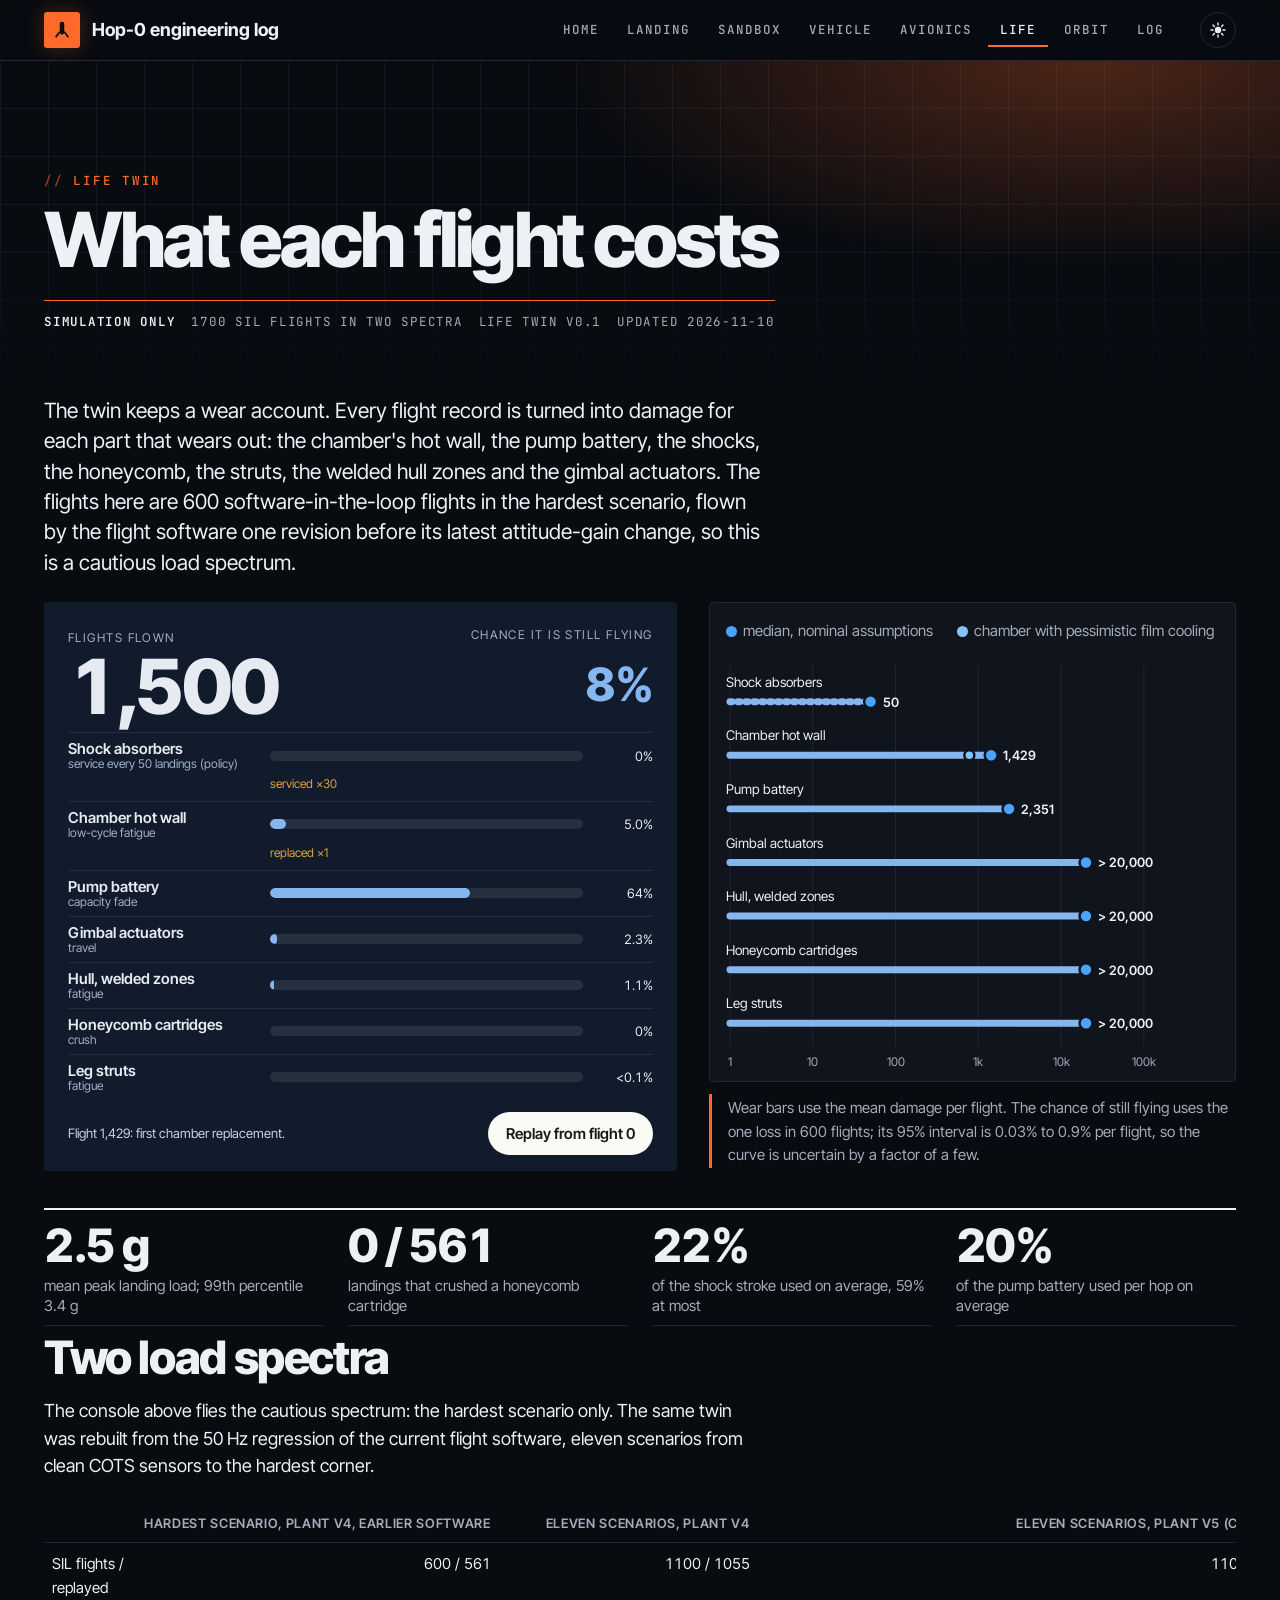
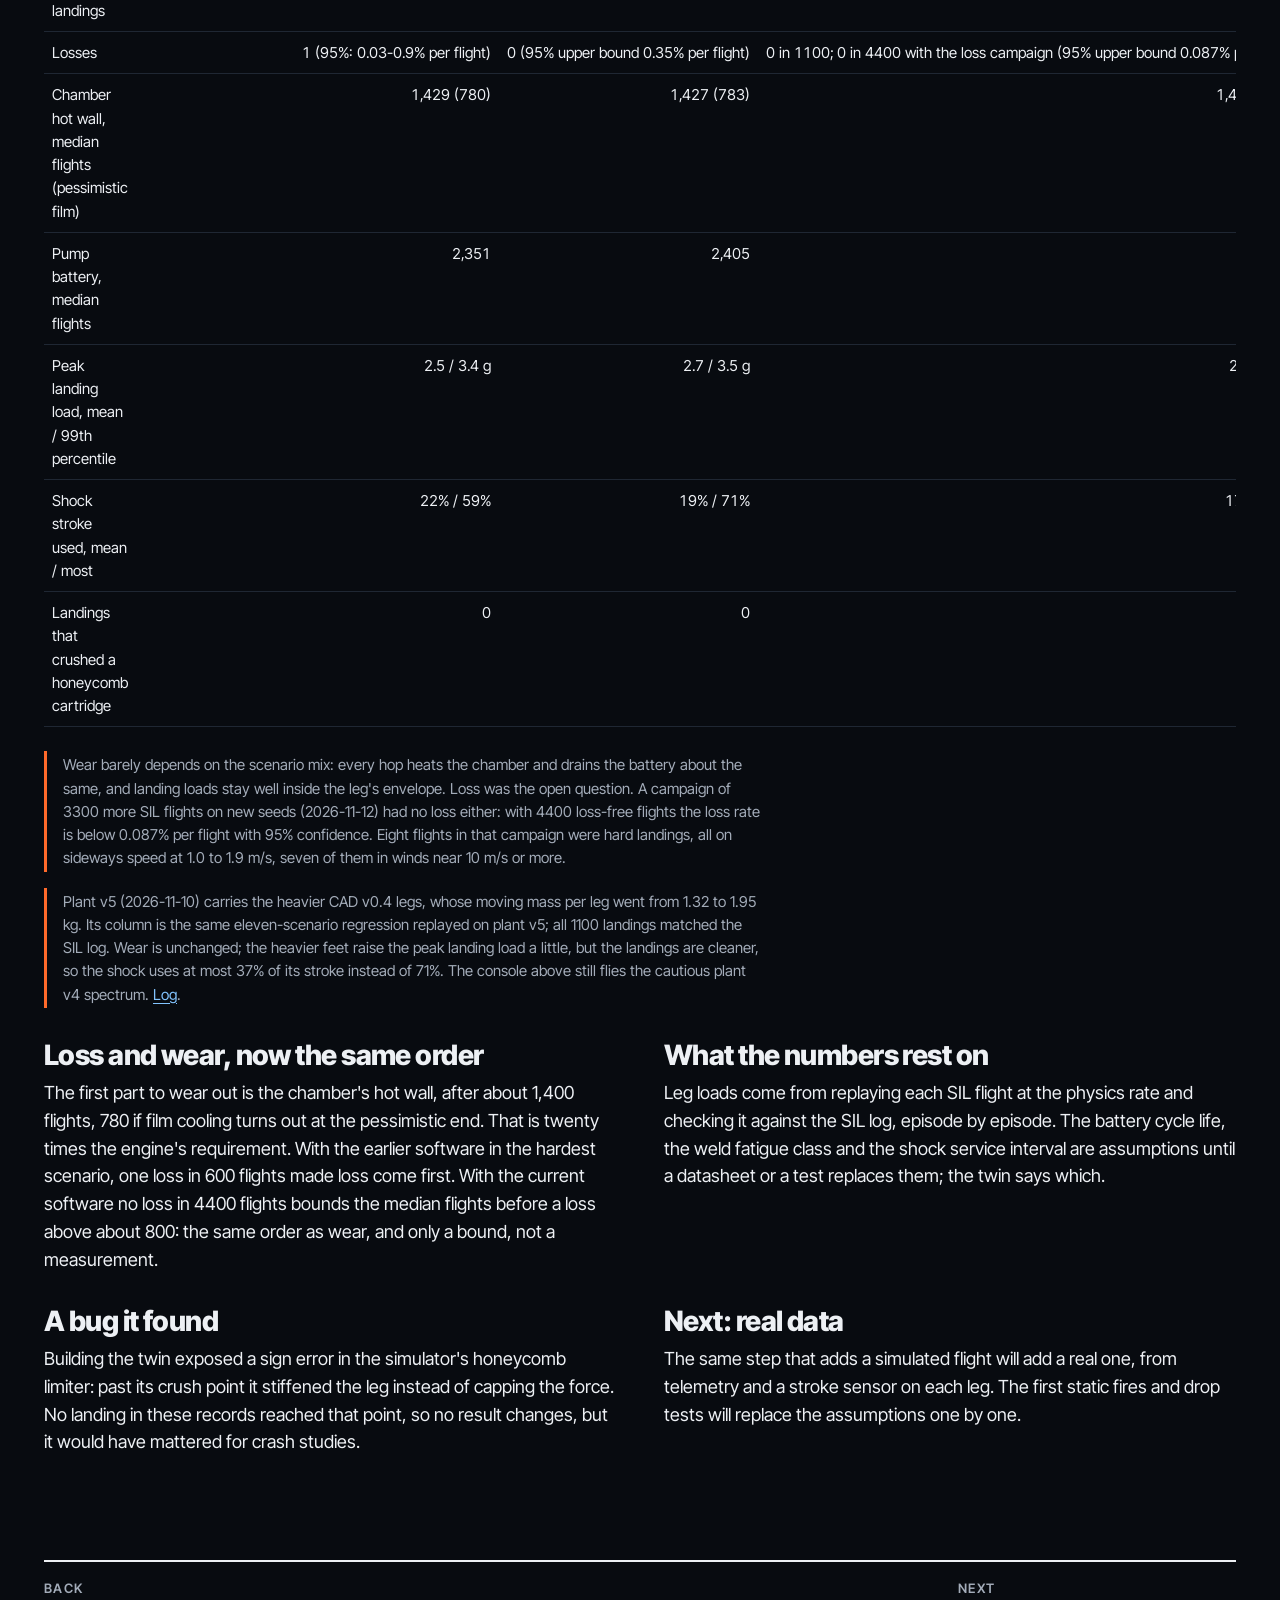
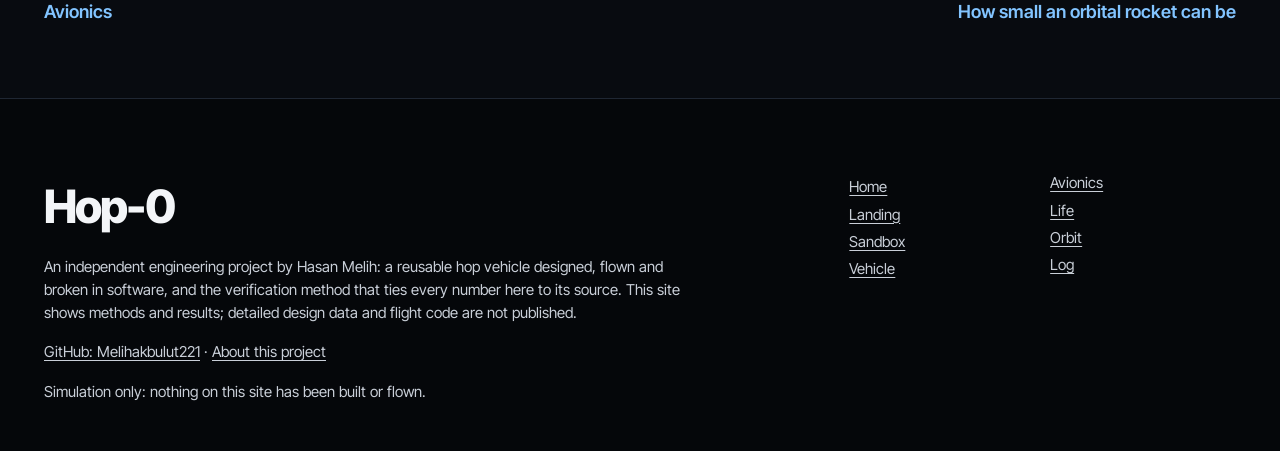
<file: life.html>
<!doctype html>
<html lang="en">
<head>
<meta charset="utf-8">
<meta name="viewport" content="width=device-width, initial-scale=1">
<title>What each flight costs · Hop-0</title>
<meta name="description" content="The Hop-0 life twin: a wear account built from 600 software-in-the-loop flights, remaining life per part, landing loads, and why loss rather than wear sets the vehicle's life.">
<meta property="og:type" content="article">
<meta property="og:title" content="What each flight costs · Hop-0">
<meta property="og:description" content="The Hop-0 life twin: a wear account built from 600 software-in-the-loop flights, remaining life per part, landing loads, and why loss rather than wear sets the vehicle's life.">
<meta property="og:url" content="https://melihakbulut221.github.io/hop0-log/life.html">
<meta property="og:image" content="https://melihakbulut221.github.io/hop0-log/assets/og.png?v=3">
<meta property="og:image:width" content="1200">
<meta property="og:image:height" content="630">
<meta property="og:image:alt" content="Hop-0: designed, flown and broken in software first. Eighteen replayed landing trajectories converging on the pad.">
<meta name="twitter:card" content="summary_large_image">
<meta name="twitter:image" content="https://melihakbulut221.github.io/hop0-log/assets/og.png?v=3">
<link rel="preconnect" href="https://fonts.googleapis.com">
<link rel="preconnect" href="https://fonts.gstatic.com" crossorigin>
<link href="https://fonts.googleapis.com/css2?family=Inter+Tight:wght@300;400;600;800&amp;family=JetBrains+Mono:wght@400;500;600&amp;display=swap" rel="stylesheet">
<script>try{var t=localStorage.getItem("hop0-theme");if(t==="light"||t==="dark")document.documentElement.setAttribute("data-theme",t)}catch(e){}</script>
<link rel="stylesheet" href="assets/site.css">
</head>
<body data-page="life">
<a class="skip" href="#main">Skip to content</a>
<!-- site header: identical on every page -->
<header class="bar">
 <div class="wrap">
  <a class="home-link" href="index.html"><span class="mark" aria-hidden="true"><svg viewBox="0 0 22 22"><rect x="8.5" y="2" width="5" height="14" rx="2.5" fill="#fafaf6"/><path d="M8.5 13 L4 19 M13.5 13 L18 19" stroke="#fafaf6" stroke-width="1.8"/></svg></span>Hop-0 engineering log</a>
  <button class="menu-btn" id="menu-btn" type="button" aria-expanded="false" aria-controls="site-nav" hidden>Menu</button>
  <nav id="site-nav" aria-label="Site">
   <ul>
    <li><a href="index.html">Home</a></li>
    <li><a href="gnc.html">Landing</a></li>
    <li><a href="emulator.html">Sandbox</a></li>
    <li><a href="vehicle.html">Vehicle</a></li>
    <li><a href="avionics.html">Avionics</a></li>
    <li><a href="life.html" aria-current="page">Life</a></li>
    <li><a href="orbit.html">Orbit</a></li>
    <li><a href="log.html">Log</a></li>
   </ul>
  </nav>
  <button class="theme-btn" id="theme-btn" type="button" aria-label="Switch to light theme" hidden><svg viewBox="0 0 16 16" aria-hidden="true"><circle cx="8" cy="8" r="3.2" fill="currentColor"/><path d="M8 1v2M8 13v2M1 8h2M13 8h2M3 3l1.4 1.4M11.6 11.6L13 13M3 13l1.4-1.4M11.6 4.4L13 3" stroke="currentColor" stroke-width="1.4" stroke-linecap="round"/></svg></button>
 </div>
</header>

<main id="main">
<div class="wrap">
<header class="page-head">
  <p class="kicker">Life twin</p>
  <h1>What each flight costs</h1>
  <p class="status-line"><span><b>Simulation only</b></span><span>1700 SIL flights in two spectra</span><span>Life twin v0.1</span><span>Updated 2026-11-10</span></p>
</header>
<section class="sec" id="life" aria-labelledby="life-h" data-module="life" style="border-top:0;padding-top:0">
  <h2 id="life-h" class="vh">Wear account</h2>
  <p class="lede">The twin keeps a wear account. Every flight record is turned into damage for each part that wears
    out: the chamber's hot wall, the pump battery, the shocks, the honeycomb, the struts, the welded hull zones and the
    gimbal actuators. The flights here are 600 software-in-the-loop flights in the hardest scenario, flown by the
    flight software one revision before its latest attitude-gain change, so this is a cautious load spectrum.</p>
  <div class="lgrid">
    <div class="lconsole" id="life-console" aria-live="off">
      <div class="lc-top">
        <div><p class="k">Flights flown</p><div class="lc-n">0</div></div>
        <div><p class="k" style="text-align:right">Chance it is still flying</p><div class="lc-alive">100%</div></div>
      </div>
      <div class="lc-bars"></div>
      <div class="lc-foot"><p class="lc-log"></p><button type="button" class="lc-play">Replay from flight 0</button></div>
    </div>
    <div>
      <div class="chart" id="life-chart"><div class="legend"><span><i class="k-after"></i>median, nominal assumptions</span>
        <span><i class="k-before"></i>chamber with pessimistic film cooling</span></div></div>
      <p class="note" style="margin-top:var(--sp-3)">Wear bars use the mean damage per flight. The chance of still flying uses the one loss
        in 600 flights; its 95% interval is 0.03% to 0.9% per flight, so the curve is uncertain by a factor of a few.</p>
    </div>
  </div>
  <div class="stats" style="--n:4">
    <div><b>2.5 g</b><span>mean peak landing load; 99th percentile 3.4 g</span></div>
    <div><b>0 / 561</b><span>landings that crushed a honeycomb cartridge</span></div>
    <div><b>22%</b><span>of the shock stroke used on average, 59% at most</span></div>
    <div><b>20%</b><span>of the pump battery used per hop on average</span></div>
  </div>
  <h2 id="spectra">Two load spectra</h2>
  <p>The console above flies the cautious spectrum: the hardest scenario only. The same twin was rebuilt from the 50 Hz
    regression of the current flight software, eleven scenarios from clean COTS sensors to the hardest corner.</p>
  <div class="tablewrap"><table>
    <thead><tr><th></th><th class="num">Hardest scenario, plant v4, earlier software</th><th class="num">Eleven scenarios, plant v4</th><th class="num">Eleven scenarios, plant v5 (current)</th></tr></thead>
    <tbody>
      <tr><td>SIL flights / replayed landings</td><td class="num">600 / 561</td><td class="num">1100 / 1055</td><td class="num">1100 / 1100</td></tr>
      <tr><td>Losses</td><td class="num">1 (95%: 0.03-0.9% per flight)</td><td class="num">0 (95% upper bound 0.35% per flight)</td><td class="num">0 in 1100; 0 in 4400 with the loss campaign (95% upper bound 0.087% per flight)</td></tr>
      <tr><td>Chamber hot wall, median flights (pessimistic film)</td><td class="num">1,429 (780)</td><td class="num">1,427 (783)</td><td class="num">1,424 (778)</td></tr>
      <tr><td>Pump battery, median flights</td><td class="num">2,351</td><td class="num">2,405</td><td class="num">2,371</td></tr>
      <tr><td>Peak landing load, mean / 99th percentile</td><td class="num">2.5 / 3.4 g</td><td class="num">2.7 / 3.5 g</td><td class="num">2.8 / 3.6 g</td></tr>
      <tr><td>Shock stroke used, mean / most</td><td class="num">22% / 59%</td><td class="num">19% / 71%</td><td class="num">17% / 37%</td></tr>
      <tr><td>Landings that crushed a honeycomb cartridge</td><td class="num">0</td><td class="num">0</td><td class="num">0</td></tr>
    </tbody>
  </table></div>
  <p class="note">Wear barely depends on the scenario mix: every hop heats the chamber and drains the battery about the same,
    and landing loads stay well inside the leg's envelope. Loss was the open question. A campaign of 3300 more SIL flights on new seeds
    (2026-11-12) had no loss either: with 4400 loss-free flights the loss rate is below 0.087% per flight with 95%
    confidence. Eight flights in that campaign were hard landings, all on sideways speed at 1.0 to 1.9 m/s, seven of them
    in winds near 10 m/s or more.</p>
  <p class="note">Plant v5 (2026-11-10) carries the heavier CAD v0.4 legs, whose moving mass per leg went from 1.32 to
    1.95 kg. Its column is the same eleven-scenario regression replayed on plant v5; all 1100 landings matched the SIL log.
    Wear is unchanged; the heavier feet raise the peak landing load a little, but the landings are cleaner, so the shock
    uses at most 37% of its stroke instead of 71%. The console above still flies the cautious plant v4 spectrum.
    <a href="log.html#e-1110-plantv5">Log</a>.</p>
  <div class="lnotes">
    <div><h3>Loss and wear, now the same order</h3><p>The first part to wear out is the chamber's hot wall, after about
      1,400 flights, 780 if film cooling turns out at the pessimistic end. That is twenty times the engine's requirement. With
      the earlier software in the hardest scenario, one loss in 600 flights made loss come first. With the current software
      no loss in 4400 flights bounds the median flights before a loss above about 800: the same order as wear, and only a
      bound, not a measurement.</p></div>
    <div><h3>What the numbers rest on</h3><p>Leg loads come from replaying each SIL flight at the physics rate and
      checking it against the SIL log, episode by episode. The battery cycle life, the weld fatigue class and the shock service
      interval are assumptions until a datasheet or a test replaces them; the twin says which.</p></div>
    <div><h3>A bug it found</h3><p>Building the twin exposed a sign error in the simulator's honeycomb limiter: past
      its crush point it stiffened the leg instead of capping the force. No landing in these records reached that point, so no
      result changes, but it would have mattered for crash studies.</p></div>
    <div><h3>Next: real data</h3><p>The same step that adds a simulated flight will add a real one, from telemetry and
      a stroke sensor on each leg. The first static fires and drop tests will replace the assumptions one by one.</p></div>
  </div>
  <script type="application/json" id="life-data">{"per_flight": {"chamber": 0.0007000047278176741, "battery": 0.00042551953754794915, "honeycomb": 0.0, "shock": 0.019999999999999997, "strut": 7.476101347153706e-16, "structure": 7.583230206918308e-06, "actuators": 1.523306639928699e-05}, "median": {"chamber": 1429.0, "battery": 2351.0, "honeycomb": 20000.0, "shock": 50.0, "strut": 20000.0, "structure": 20000.0, "actuators": 20000.0}, "pess_chamber": 780.0, "p_loss": 0.0016666666666666668, "g": [2.46, 3.42, 3.87]}</script>
</section>
<nav class="next" aria-label="Next page"><a href="avionics.html"><span>Back</span>Avionics</a><a href="orbit.html"><span>Next</span>How small an orbital rocket can be</a></nav>
</div>
</main>

<!-- site footer: identical on every page -->
<footer>
 <div class="wrap fgrid2">
  <div>
   <p class="fname">Hop-0</p>
   <p>An independent engineering project by Hasan Melih: a reusable hop vehicle designed, flown and broken in software,
     and the verification method that ties every number here to its source. This site shows methods and results;
     detailed design data and flight code are not published.</p>
   <p><a href="https://github.com/Melihakbulut221">GitHub: Melihakbulut221</a> · <a href="index.html#about">About this project</a></p>
   <p>Simulation only: nothing on this site has been built or flown.</p>
  </div>
  <ul aria-label="Pages">
   <li><a href="index.html">Home</a></li><li><a href="gnc.html">Landing</a></li><li><a href="emulator.html">Sandbox</a></li><li><a href="vehicle.html">Vehicle</a></li>
   <li><a href="avionics.html">Avionics</a></li><li><a href="life.html">Life</a></li><li><a href="orbit.html">Orbit</a></li>
   <li><a href="log.html">Log</a></li>
  </ul>
 </div>
</footer>

<script src="assets/js/boot.js"></script>
</body>
</html>
</file>
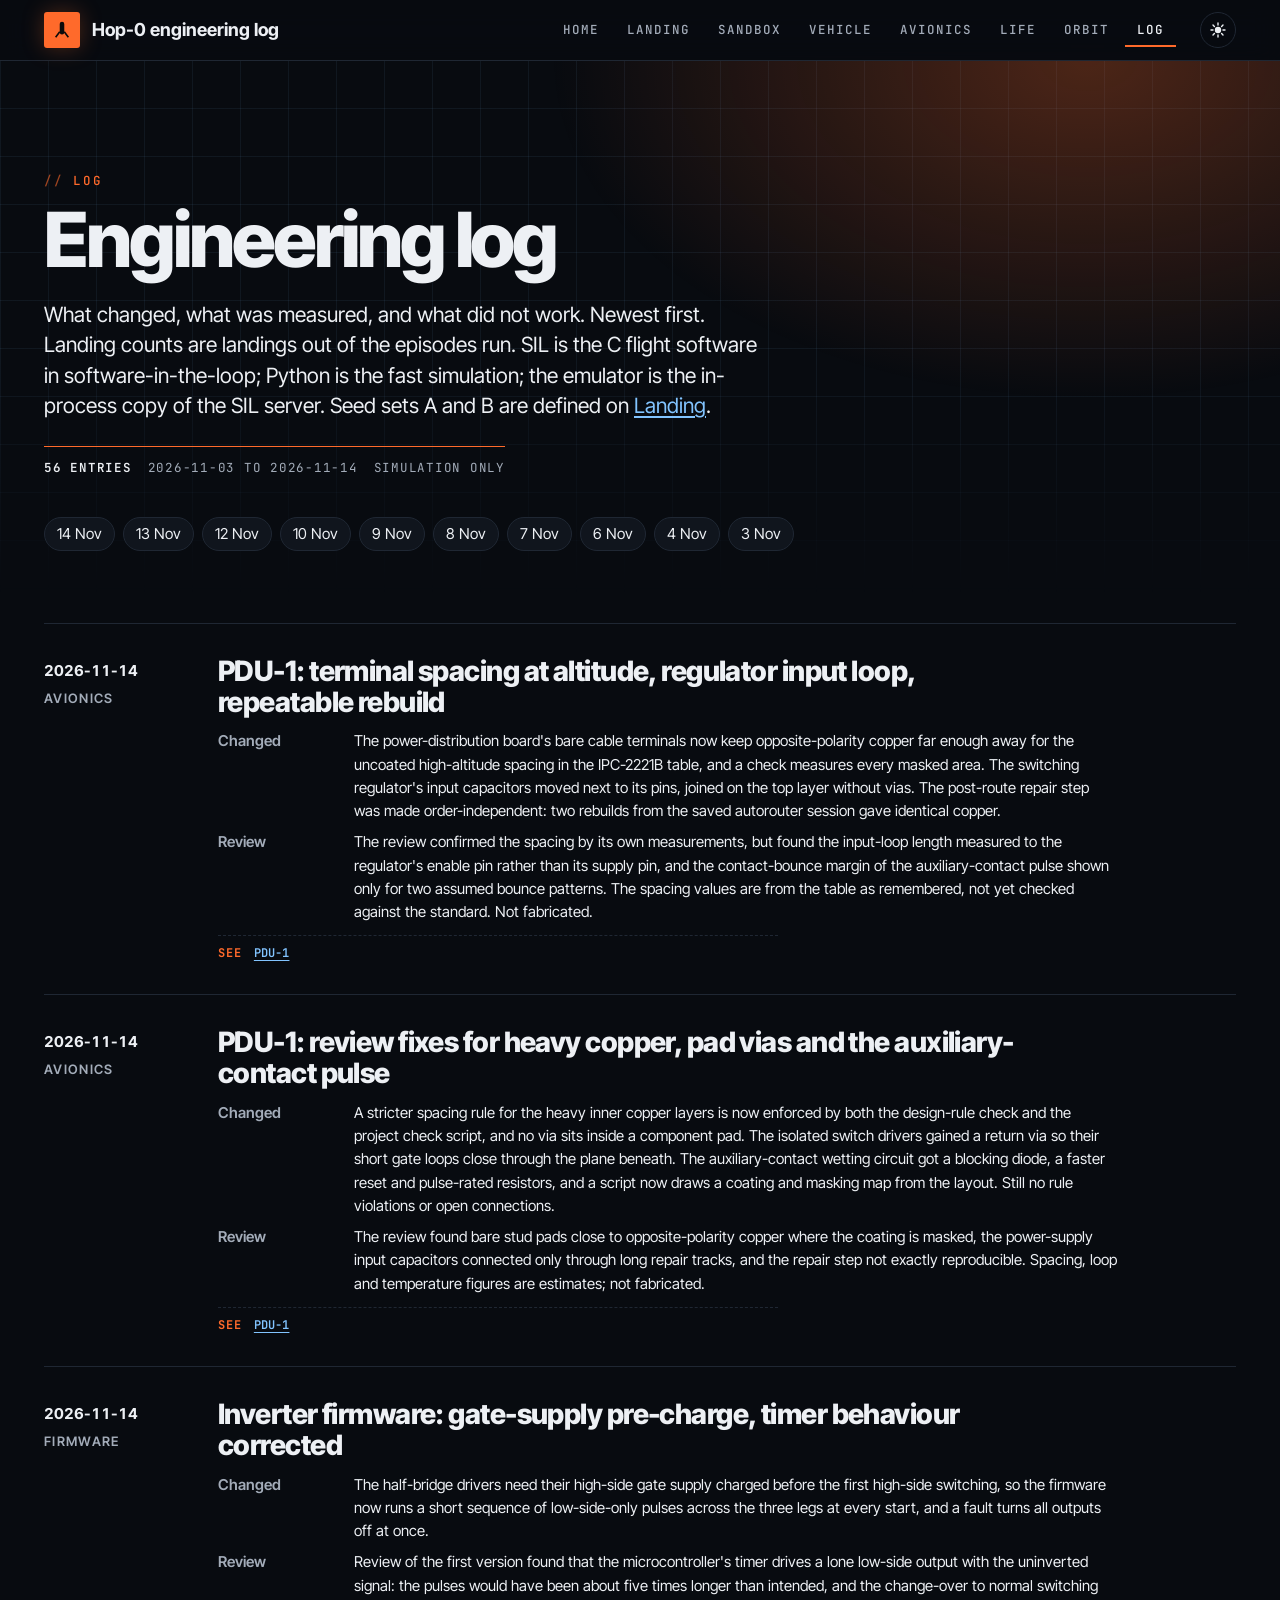
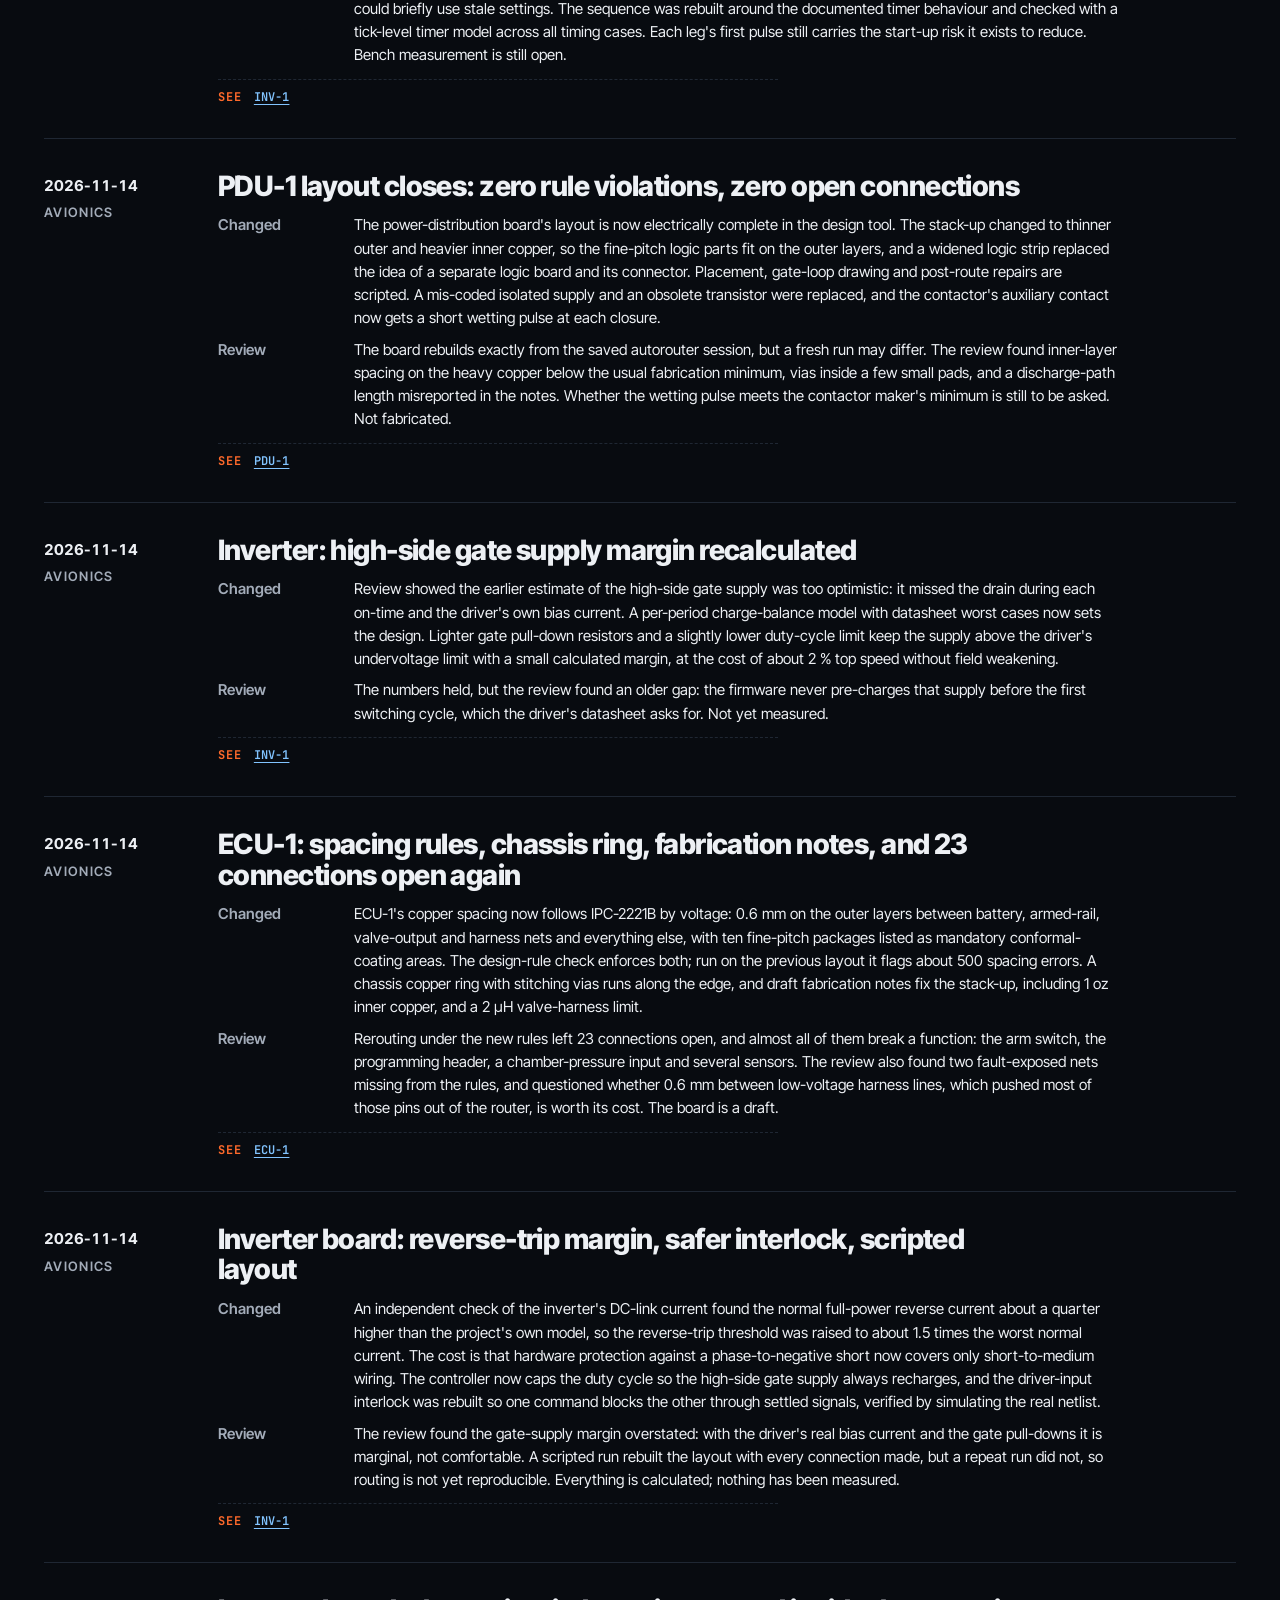
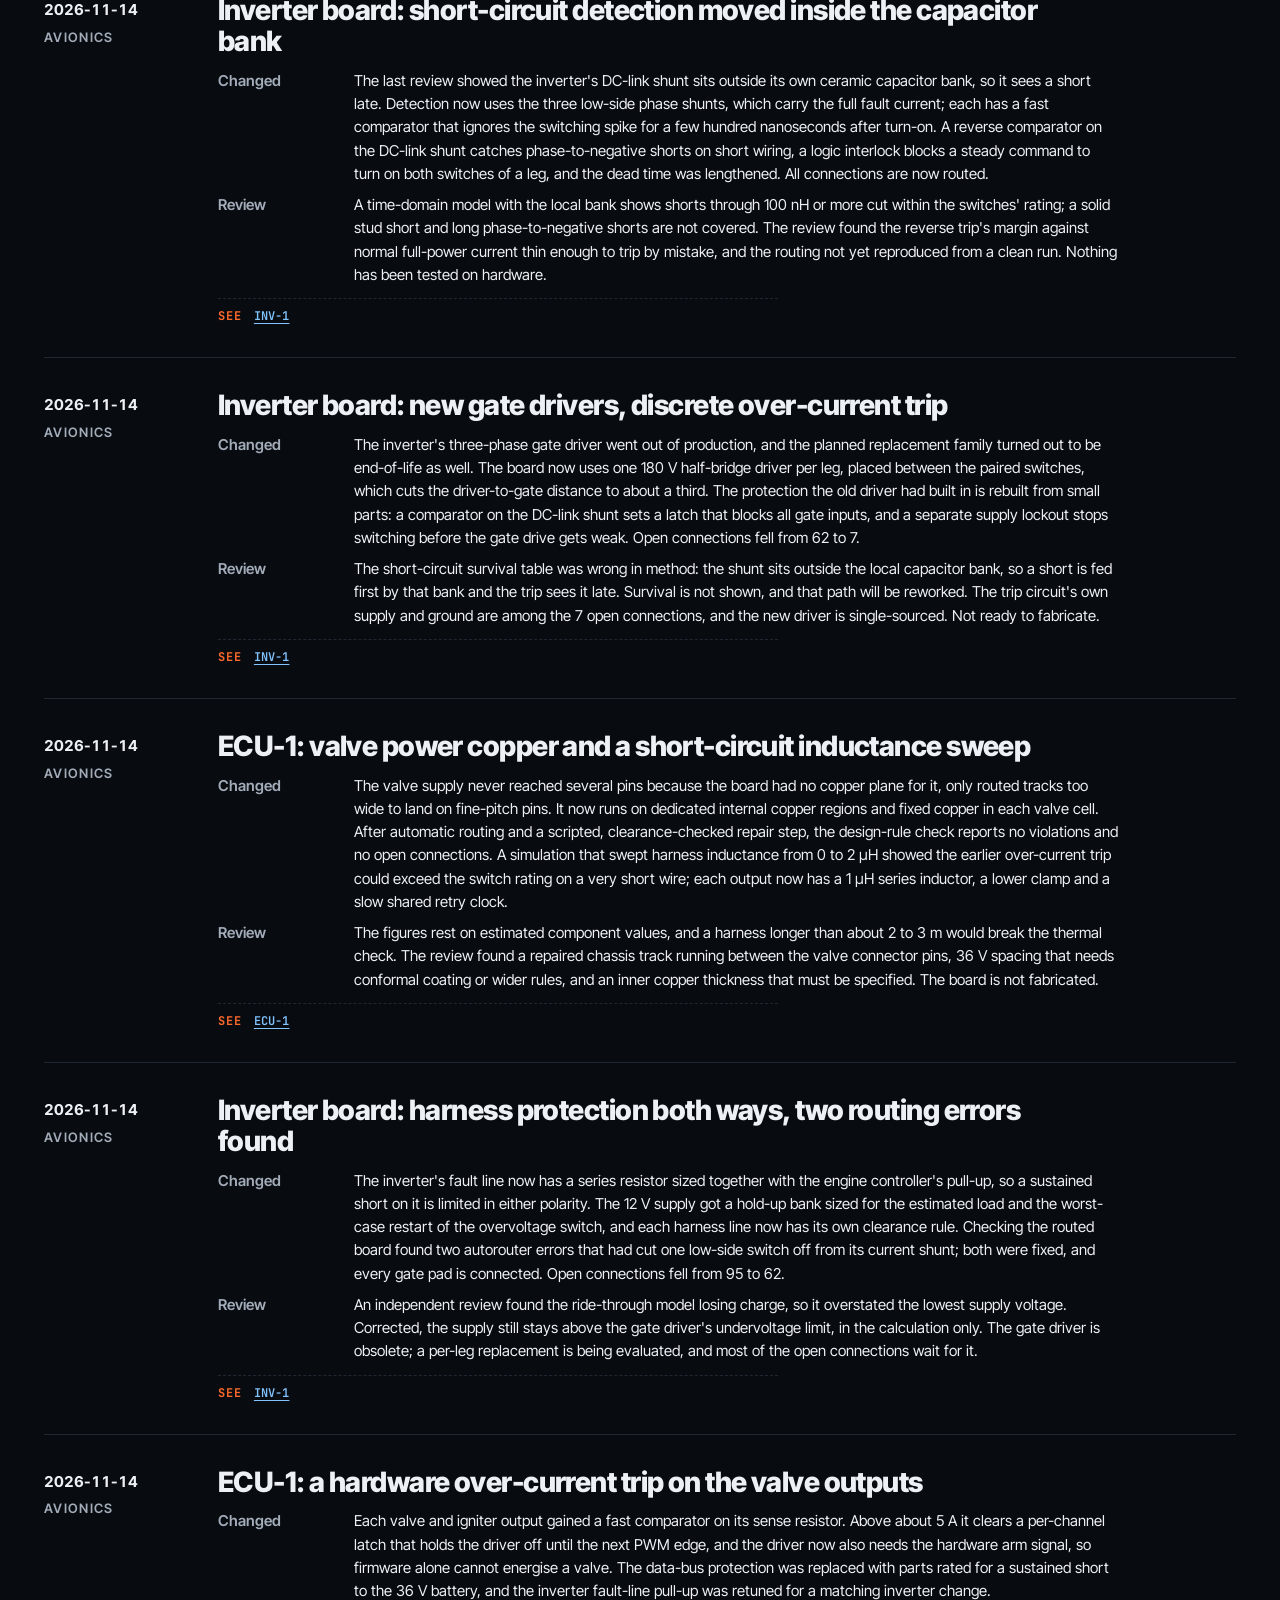
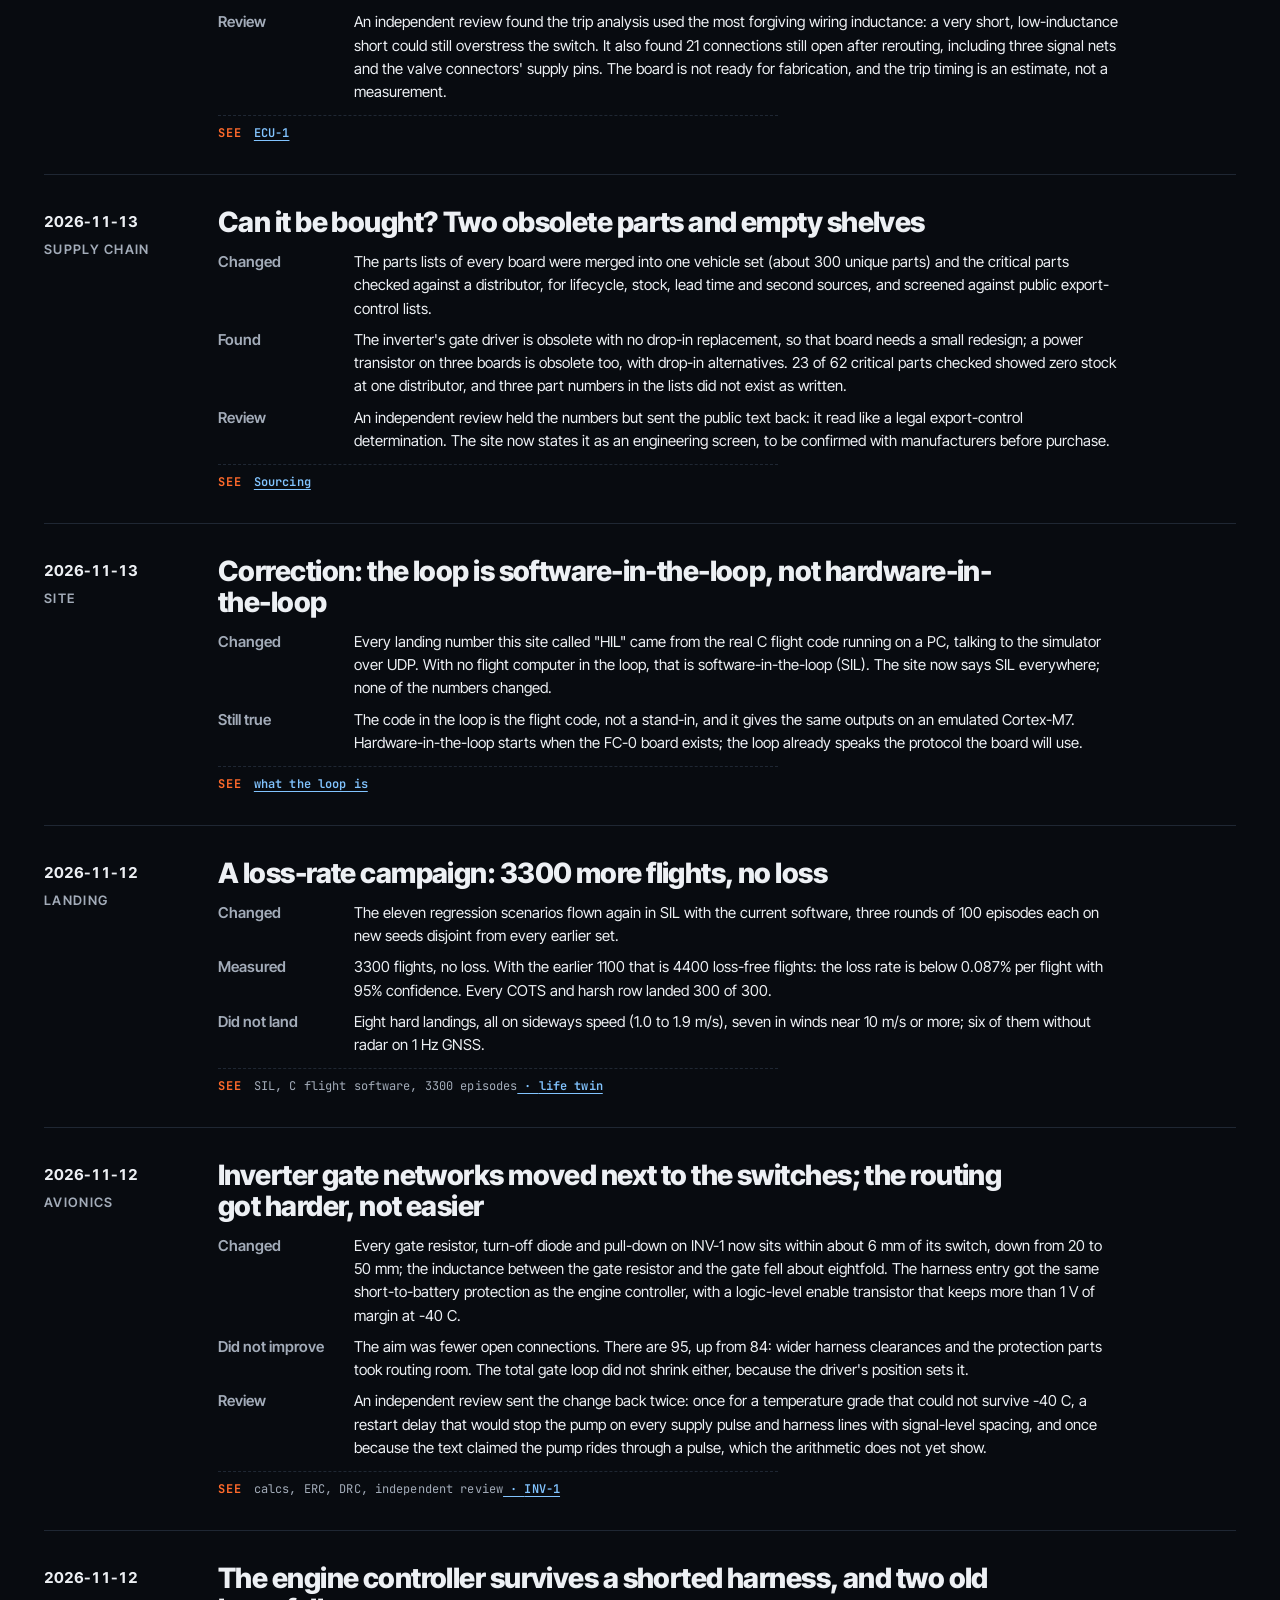
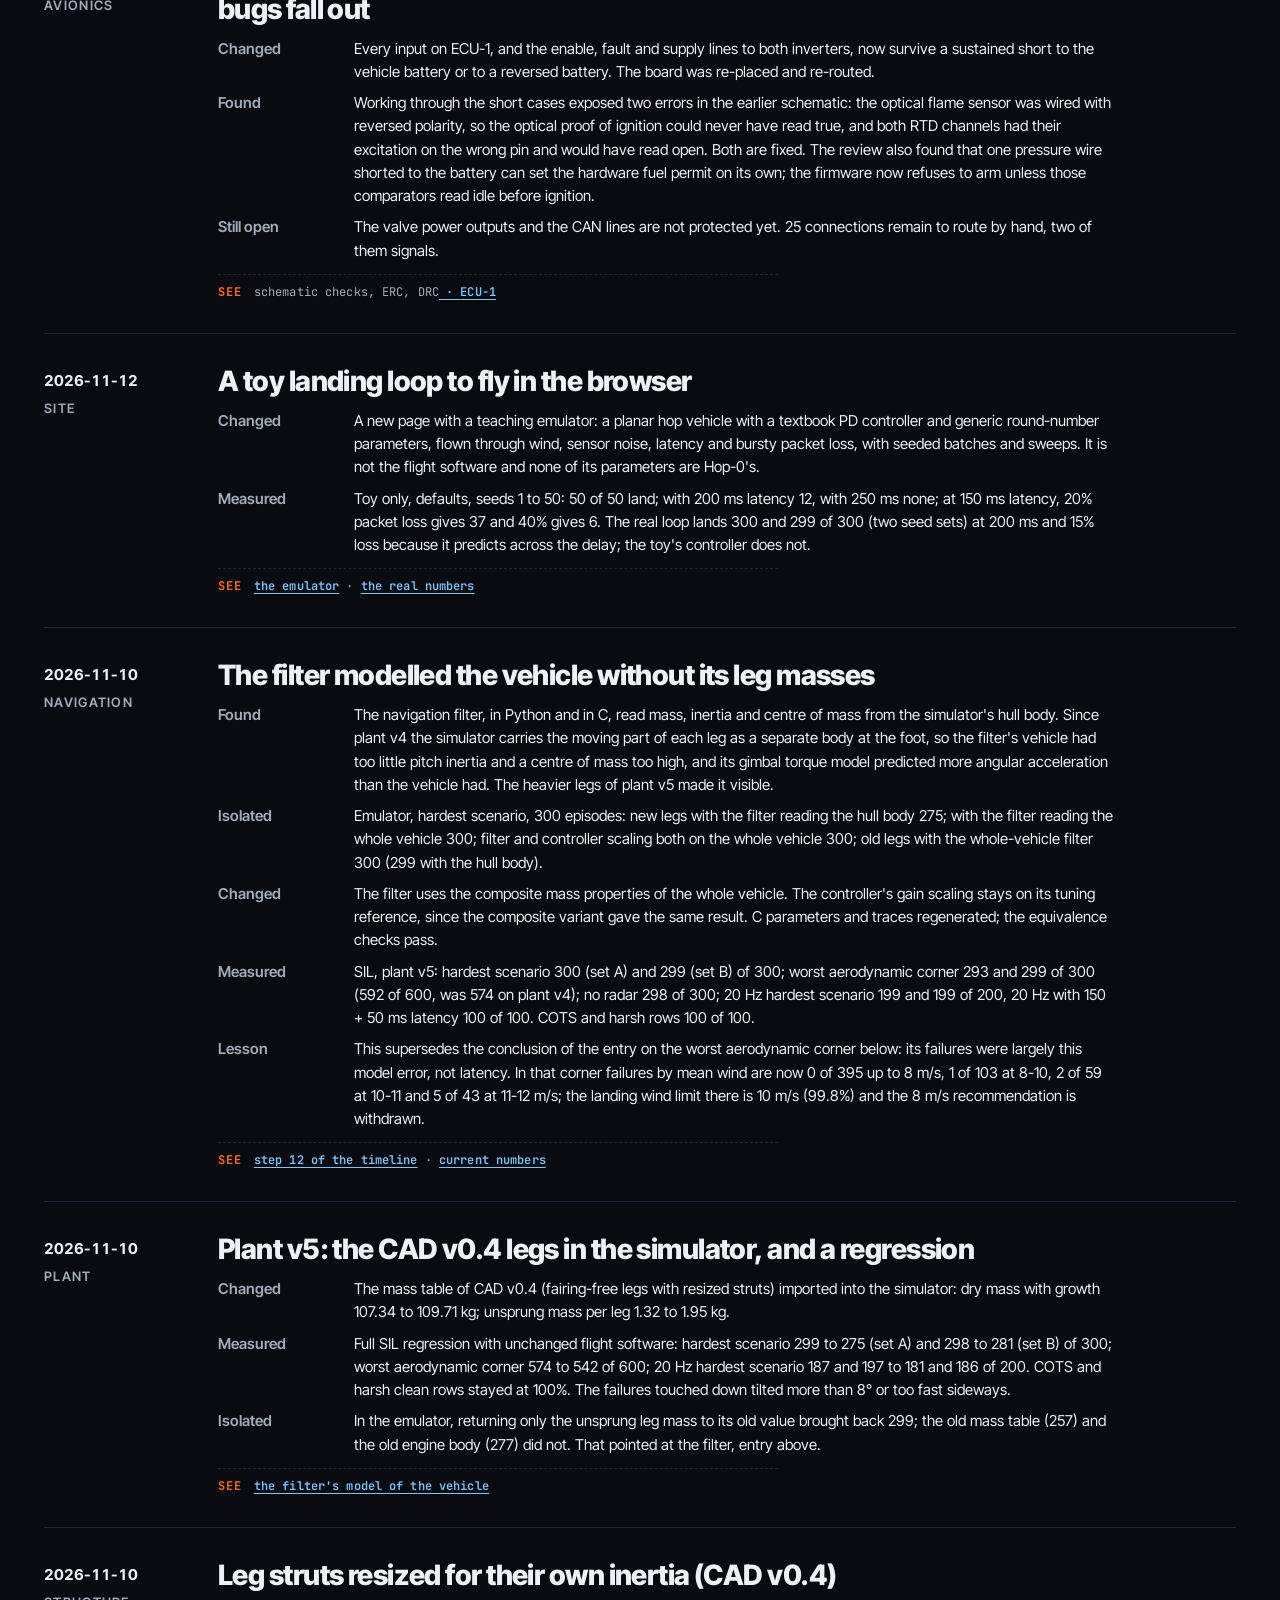
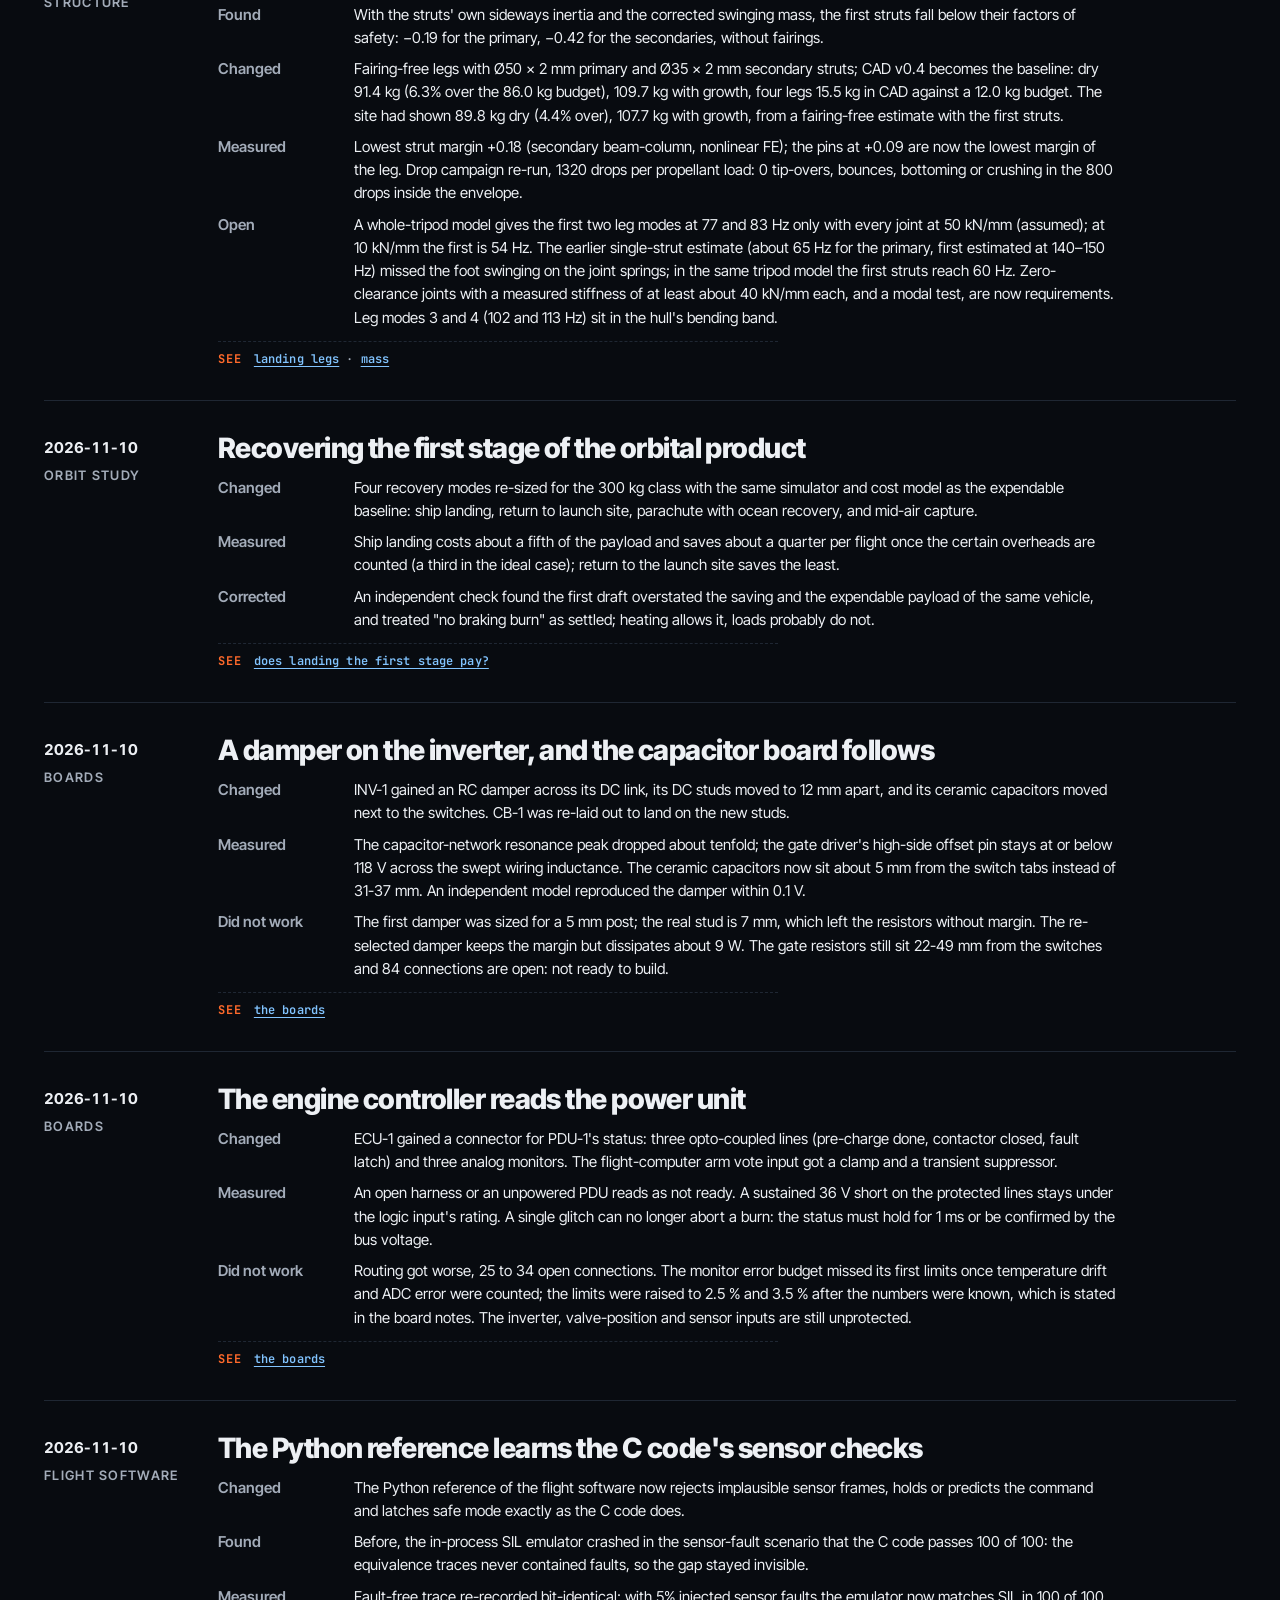
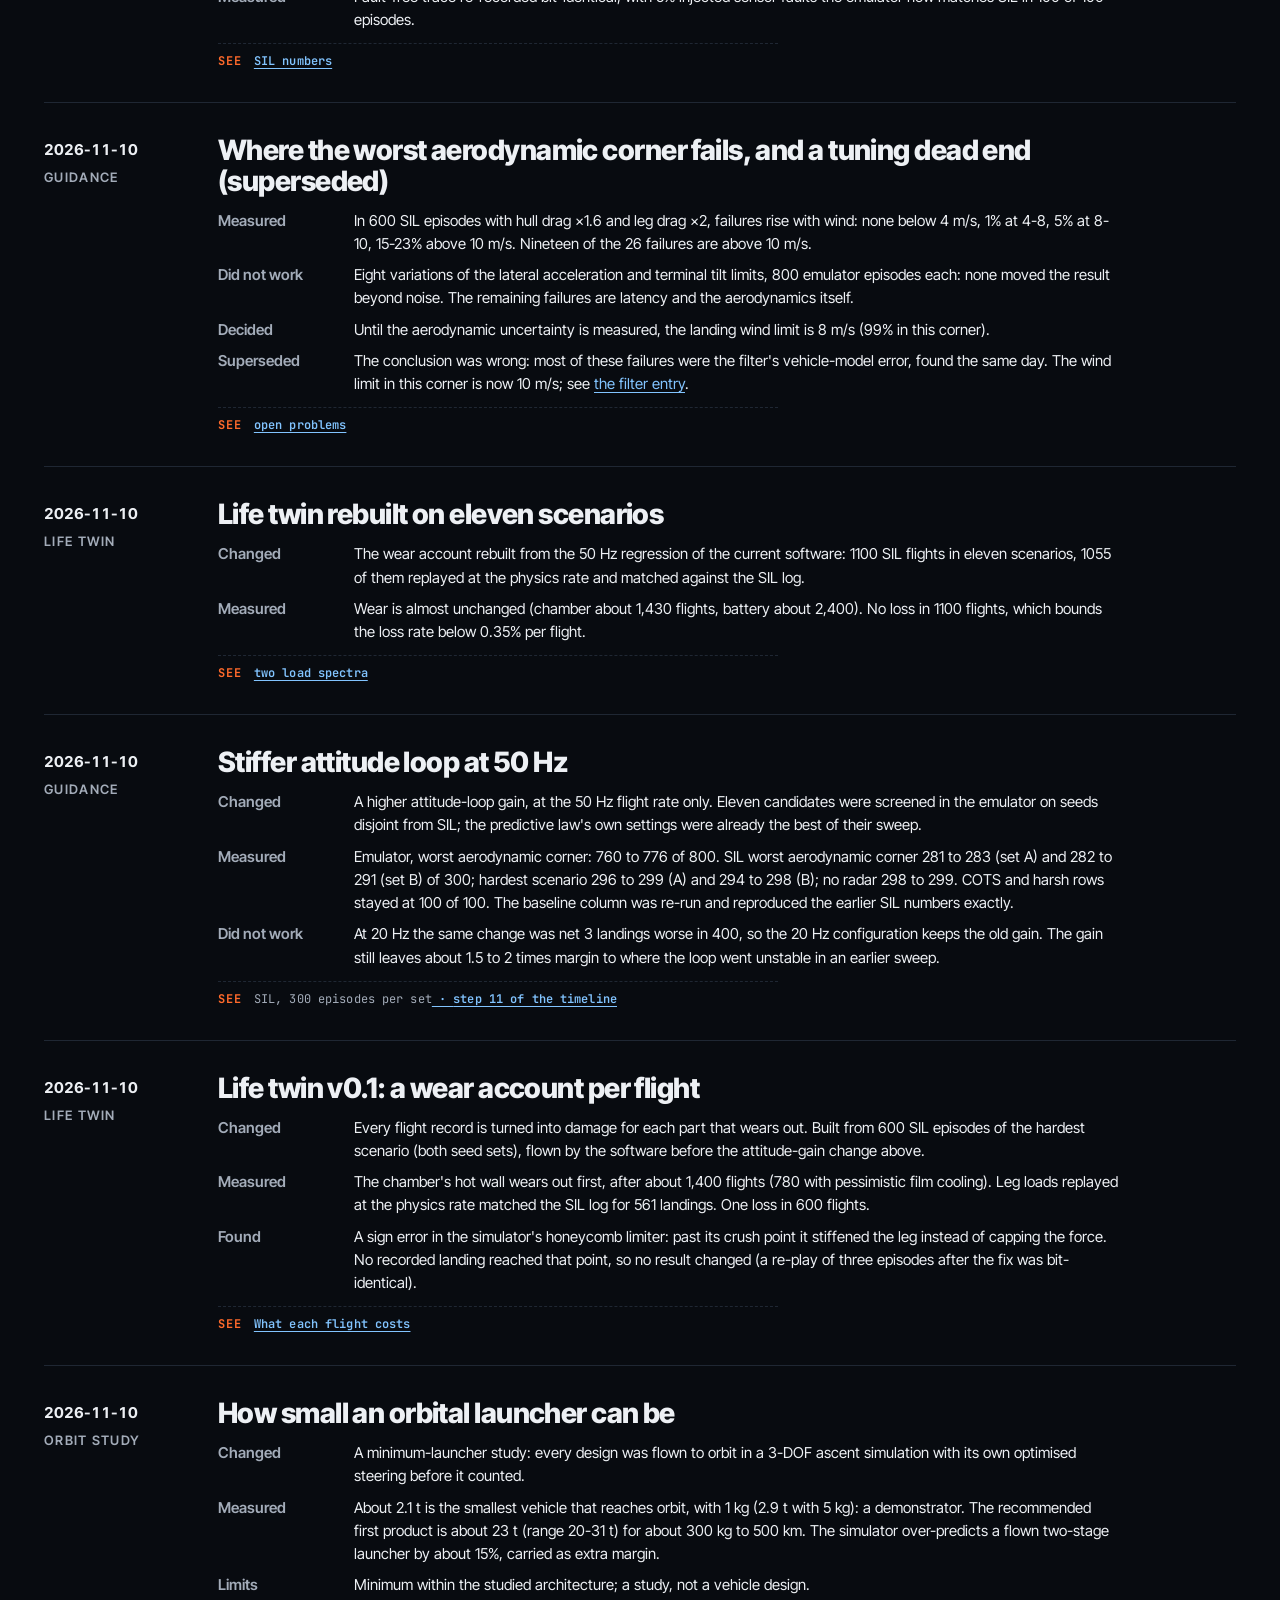
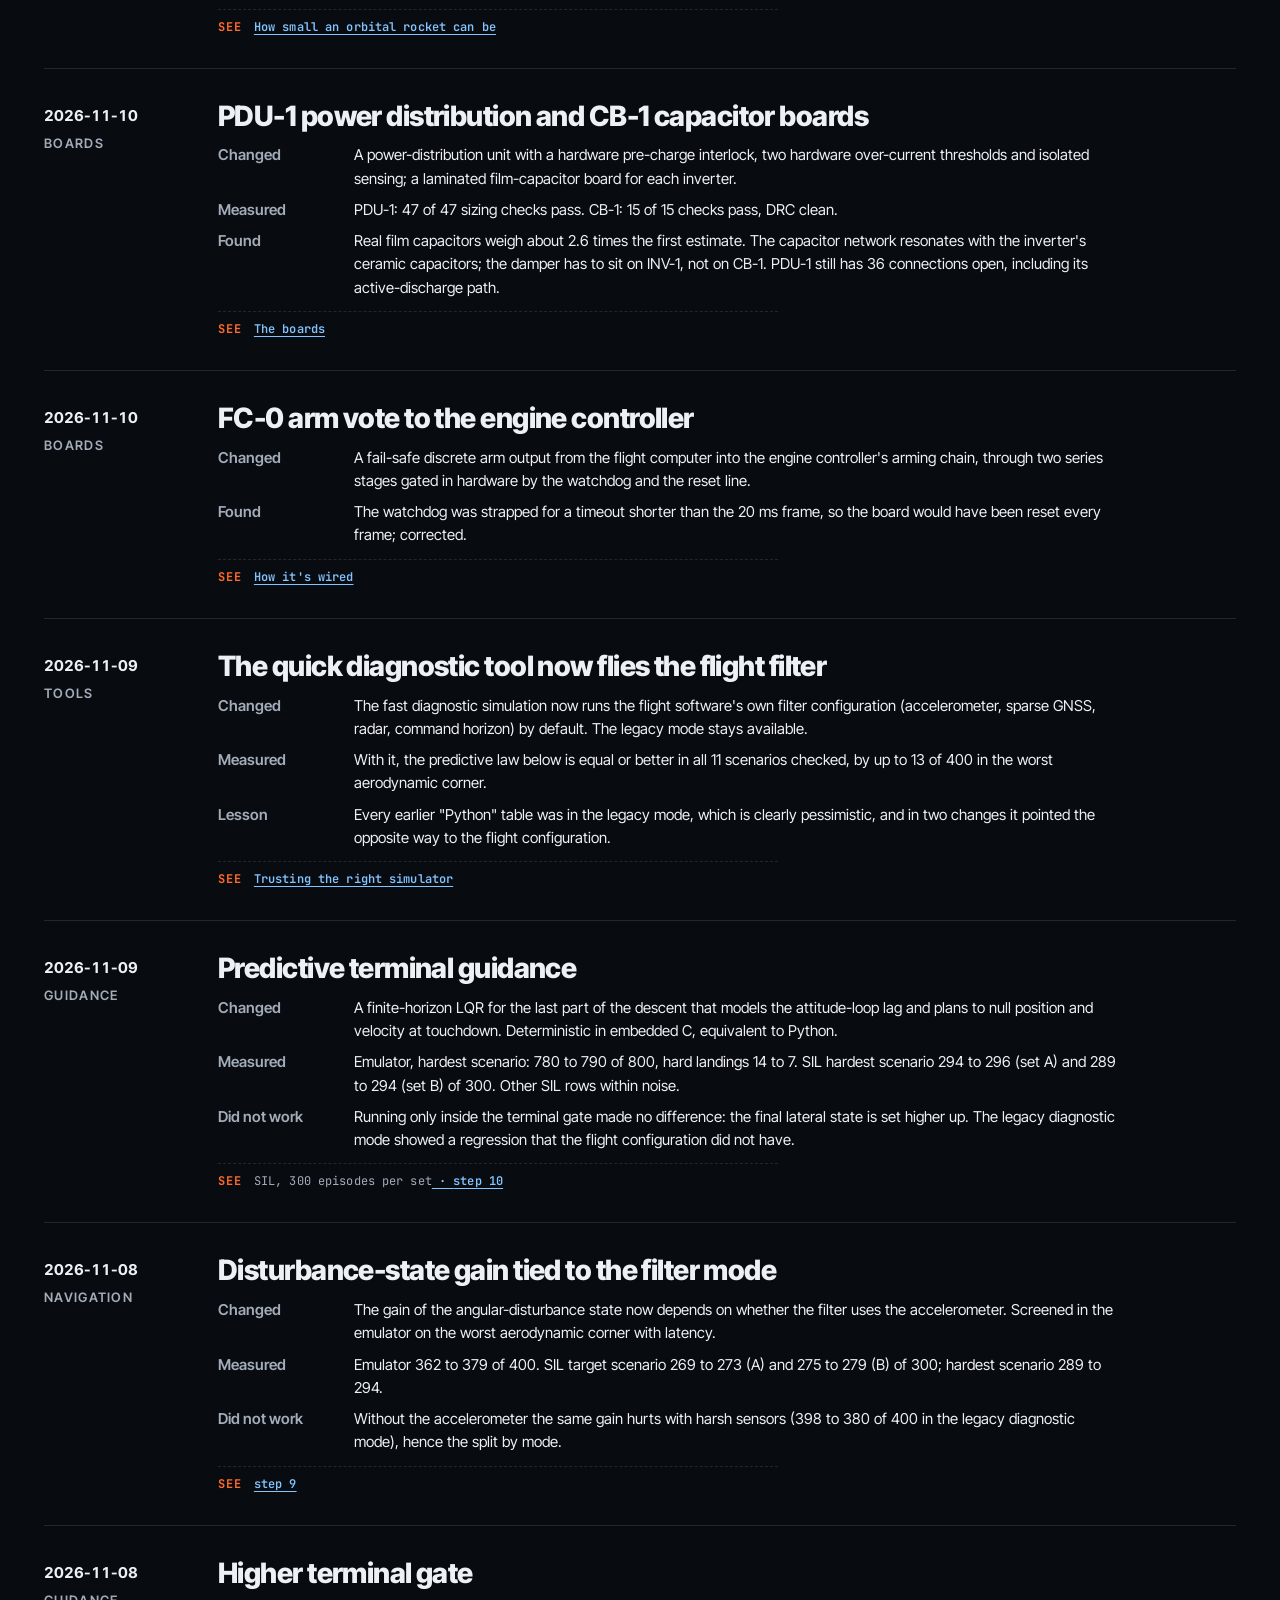
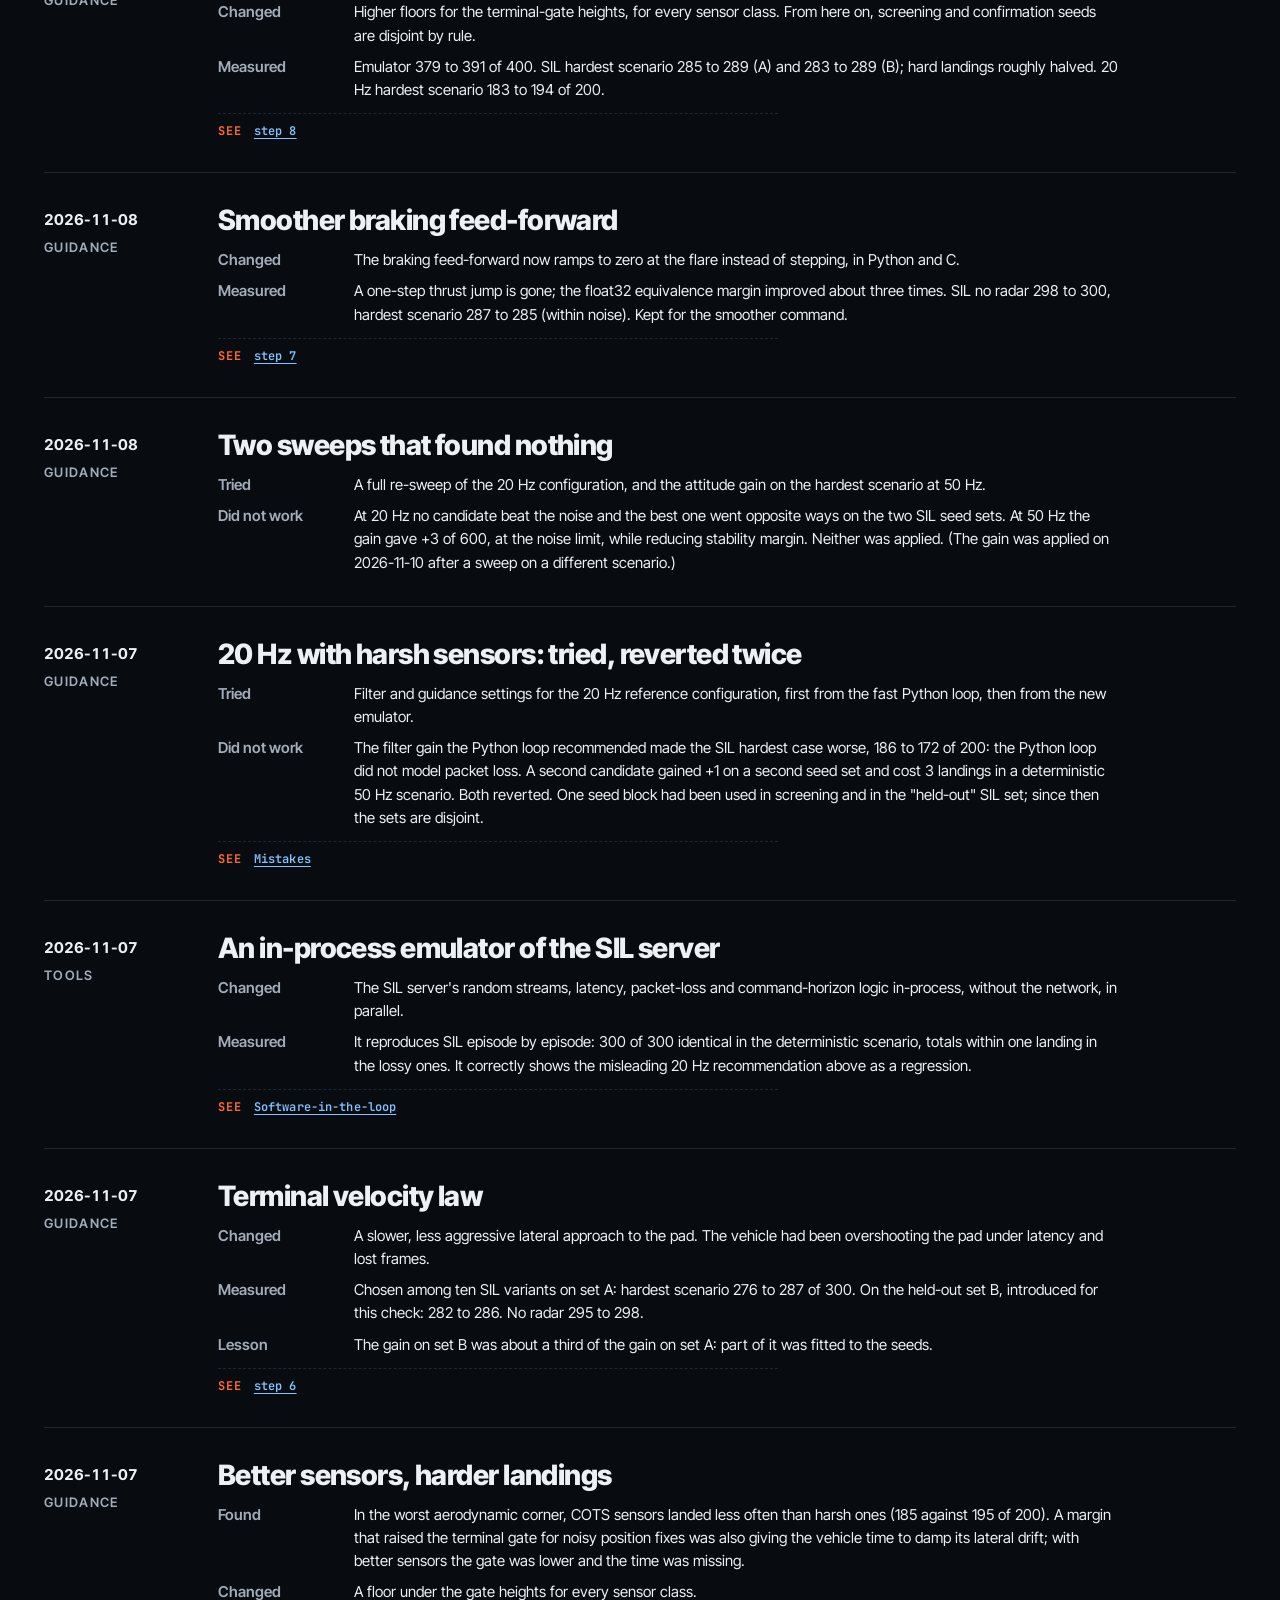
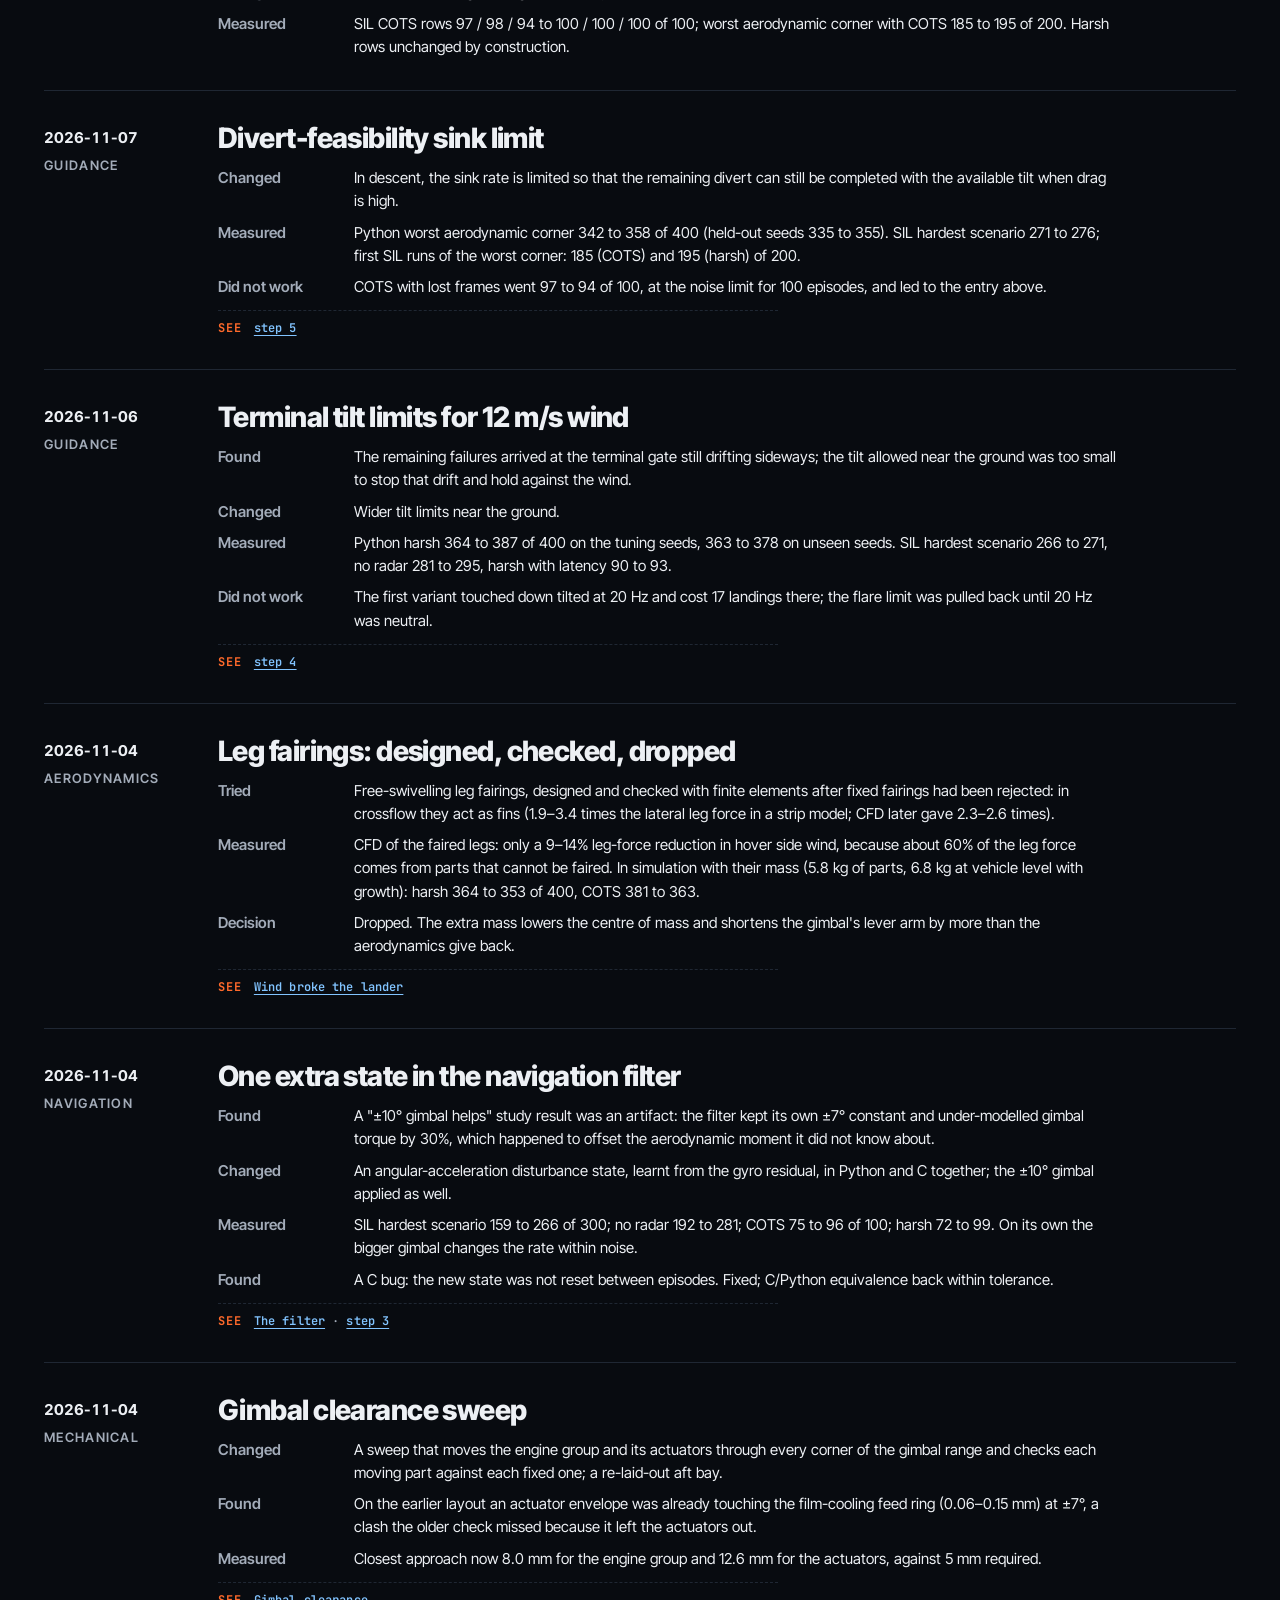
<file: log.html>
<!doctype html>
<html lang="en">
<head>
<meta charset="utf-8">
<meta name="viewport" content="width=device-width, initial-scale=1">
<title>Engineering log · Hop-0</title>
<meta name="description" content="Dated entries of the Hop-0 digital twin since 2026-11-03: what changed, what was measured, and what did not work or was reverted.">
<meta property="og:type" content="article">
<meta property="og:title" content="Engineering log · Hop-0">
<meta property="og:description" content="Dated entries of the Hop-0 digital twin since 2026-11-03: what changed, what was measured, and what did not work or was reverted.">
<meta property="og:url" content="https://melihakbulut221.github.io/hop0-log/log.html">
<meta property="og:image" content="https://melihakbulut221.github.io/hop0-log/assets/og.png?v=3">
<meta property="og:image:width" content="1200">
<meta property="og:image:height" content="630">
<meta property="og:image:alt" content="Hop-0: designed, flown and broken in software first. Eighteen replayed landing trajectories converging on the pad.">
<meta name="twitter:card" content="summary_large_image">
<meta name="twitter:image" content="https://melihakbulut221.github.io/hop0-log/assets/og.png?v=3">
<link rel="preconnect" href="https://fonts.googleapis.com">
<link rel="preconnect" href="https://fonts.gstatic.com" crossorigin>
<link href="https://fonts.googleapis.com/css2?family=Inter+Tight:wght@300;400;600;800&amp;family=JetBrains+Mono:wght@400;500;600&amp;display=swap" rel="stylesheet">
<script>try{var t=localStorage.getItem("hop0-theme");if(t==="light"||t==="dark")document.documentElement.setAttribute("data-theme",t)}catch(e){}</script>
<link rel="stylesheet" href="assets/site.css">
</head>
<body data-page="log">
<a class="skip" href="#main">Skip to content</a>
<!-- site header: identical on every page -->
<header class="bar">
 <div class="wrap">
  <a class="home-link" href="index.html"><span class="mark" aria-hidden="true"><svg viewBox="0 0 22 22"><rect x="8.5" y="2" width="5" height="14" rx="2.5" fill="#fafaf6"/><path d="M8.5 13 L4 19 M13.5 13 L18 19" stroke="#fafaf6" stroke-width="1.8"/></svg></span>Hop-0 engineering log</a>
  <button class="menu-btn" id="menu-btn" type="button" aria-expanded="false" aria-controls="site-nav" hidden>Menu</button>
  <nav id="site-nav" aria-label="Site">
   <ul>
    <li><a href="index.html">Home</a></li>
    <li><a href="gnc.html">Landing</a></li>
    <li><a href="emulator.html">Sandbox</a></li>
    <li><a href="vehicle.html">Vehicle</a></li>
    <li><a href="avionics.html">Avionics</a></li>
    <li><a href="life.html">Life</a></li>
    <li><a href="orbit.html">Orbit</a></li>
    <li><a href="log.html" aria-current="page">Log</a></li>
   </ul>
  </nav>
  <button class="theme-btn" id="theme-btn" type="button" aria-label="Switch to light theme" hidden><svg viewBox="0 0 16 16" aria-hidden="true"><circle cx="8" cy="8" r="3.2" fill="currentColor"/><path d="M8 1v2M8 13v2M1 8h2M13 8h2M3 3l1.4 1.4M11.6 11.6L13 13M3 13l1.4-1.4M11.6 4.4L13 3" stroke="currentColor" stroke-width="1.4" stroke-linecap="round"/></svg></button>
 </div>
</header>

<main id="main">
<div class="wrap">
<header class="page-head">
  <p class="kicker">Log</p>
  <h1>Engineering log</h1>
  <p class="lede">What changed, what was measured, and what did not work. Newest first. Landing counts are landings out of
    the episodes run. SIL is the C flight software in software-in-the-loop; Python is the fast simulation; the emulator is
    the in-process copy of the SIL server. Seed sets A and B are defined on <a href="gnc.html#landing-criteria">Landing</a>.</p>
  <p class="status-line"><span><b>56 entries</b></span><span>2026-11-03 to 2026-11-14</span><span>Simulation only</span></p>
  <ul class="toc" aria-label="Jump to a day">
    <li><a href="#d-1114">14 Nov</a></li><li><a href="#d-1113">13 Nov</a></li><li><a href="#d-1112">12 Nov</a></li><li><a href="#d-1110">10 Nov</a></li><li><a href="#d-1109">9 Nov</a></li><li><a href="#d-1108">8 Nov</a></li>
    <li><a href="#d-1107">7 Nov</a></li><li><a href="#d-1106">6 Nov</a></li><li><a href="#d-1104">4 Nov</a></li><li><a href="#d-1103">3 Nov</a></li>
  </ul>
</header>

<ol class="log" reversed>

<li class="entry" id="e-1114-pdustuds"><div id="d-1114"><time datetime="2026-11-14">2026-11-14</time><span class="area">Avionics</span></div><div>
  <h2 class="eh">PDU-1: terminal spacing at altitude, regulator input loop, repeatable rebuild</h2>
  <dl>
    <dt>Changed</dt><dd>The power-distribution board's bare cable terminals now keep opposite-polarity copper far enough
      away for the uncoated high-altitude spacing in the IPC-2221B table, and a check measures every masked area. The
      switching regulator's input capacitors moved next to its pins, joined on the top layer without vias. The post-route
      repair step was made order-independent: two rebuilds from the saved autorouter session gave identical copper.</dd>
    <dt>Review</dt><dd class="bad">The review confirmed the spacing by its own measurements, but found the input-loop
      length measured to the regulator's enable pin rather than its supply pin, and the contact-bounce margin of the
      auxiliary-contact pulse shown only for two assumed bounce patterns. The spacing values are from the table as
      remembered, not yet checked against the standard. Not fabricated.</dd>
  </dl>
  <p class="ev"><a href="avionics.html#boards">PDU-1</a></p>
</div></li>

<li class="entry" id="e-1114-pdufix"><div><time datetime="2026-11-14">2026-11-14</time><span class="area">Avionics</span></div><div>
  <h2 class="eh">PDU-1: review fixes for heavy copper, pad vias and the auxiliary-contact pulse</h2>
  <dl>
    <dt>Changed</dt><dd>A stricter spacing rule for the heavy inner copper layers is now enforced by both the design-rule
      check and the project check script, and no via sits inside a component pad. The isolated switch drivers gained a
      return via so their short gate loops close through the plane beneath. The auxiliary-contact wetting circuit got a
      blocking diode, a faster reset and pulse-rated resistors, and a script now draws a coating and masking map from the
      layout. Still no rule violations or open connections.</dd>
    <dt>Review</dt><dd class="bad">The review found bare stud pads close to opposite-polarity copper where the coating
      is masked, the power-supply input capacitors connected only through long repair tracks, and the repair step not
      exactly reproducible. Spacing, loop and temperature figures are estimates; not fabricated.</dd>
  </dl>
  <p class="ev"><a href="avionics.html#boards">PDU-1</a></p>
</div></li>

<li class="entry" id="e-1114-invprecharge"><div><time datetime="2026-11-14">2026-11-14</time><span class="area">Firmware</span></div><div>
  <h2 class="eh">Inverter firmware: gate-supply pre-charge, timer behaviour corrected</h2>
  <dl>
    <dt>Changed</dt><dd>The half-bridge drivers need their high-side gate supply charged before the first high-side
      switching, so the firmware now runs a short sequence of low-side-only pulses across the three legs at every start,
      and a fault turns all outputs off at once.</dd>
    <dt>Review</dt><dd class="bad">Review of the first version found that the microcontroller's timer drives a lone
      low-side output with the uninverted signal: the pulses would have been about five times longer than intended, and
      the change-over to normal switching could briefly use stale settings. The sequence was rebuilt around the
      documented timer behaviour and checked with a tick-level timer model across all timing cases. Each leg's first
      pulse still carries the start-up risk it exists to reduce. Bench measurement is still open.</dd>
  </dl>
  <p class="ev"><a href="avionics.html#boards">INV-1</a></p>
</div></li>

<li class="entry" id="e-1114-pdulayout"><div><time datetime="2026-11-14">2026-11-14</time><span class="area">Avionics</span></div><div>
  <h2 class="eh">PDU-1 layout closes: zero rule violations, zero open connections</h2>
  <dl>
    <dt>Changed</dt><dd>The power-distribution board's layout is now electrically complete in the design tool. The
      stack-up changed to thinner outer and heavier inner copper, so the fine-pitch logic parts fit on the outer layers,
      and a widened logic strip replaced the idea of a separate logic board and its connector. Placement, gate-loop
      drawing and post-route repairs are scripted. A mis-coded isolated supply and an obsolete transistor were replaced,
      and the contactor's auxiliary contact now gets a short wetting pulse at each closure.</dd>
    <dt>Review</dt><dd class="bad">The board rebuilds exactly from the saved autorouter session, but a fresh run may
      differ. The review found inner-layer spacing on the heavy copper below the usual fabrication minimum, vias inside a
      few small pads, and a discharge-path length misreported in the notes. Whether the wetting pulse meets the
      contactor maker's minimum is still to be asked. Not fabricated.</dd>
  </dl>
  <p class="ev"><a href="avionics.html#boards">PDU-1</a></p>
</div></li>

<li class="entry" id="e-1114-invboot"><div><time datetime="2026-11-14">2026-11-14</time><span class="area">Avionics</span></div><div>
  <h2 class="eh">Inverter: high-side gate supply margin recalculated</h2>
  <dl>
    <dt>Changed</dt><dd>Review showed the earlier estimate of the high-side gate supply was too optimistic: it missed the
      drain during each on-time and the driver's own bias current. A per-period charge-balance model with datasheet worst
      cases now sets the design. Lighter gate pull-down resistors and a slightly lower duty-cycle limit keep the supply
      above the driver's undervoltage limit with a small calculated margin, at the cost of about 2 % top speed without
      field weakening.</dd>
    <dt>Review</dt><dd class="bad">The numbers held, but the review found an older gap: the firmware never pre-charges
      that supply before the first switching cycle, which the driver's datasheet asks for. Not yet measured.</dd>
  </dl>
  <p class="ev"><a href="avionics.html#boards">INV-1</a></p>
</div></li>

<li class="entry" id="e-1114-ecuspacing"><div><time datetime="2026-11-14">2026-11-14</time><span class="area">Avionics</span></div><div>
  <h2 class="eh">ECU-1: spacing rules, chassis ring, fabrication notes, and 23 connections open again</h2>
  <dl>
    <dt>Changed</dt><dd>ECU-1's copper spacing now follows IPC-2221B by voltage: 0.6 mm on the outer layers between
      battery, armed-rail, valve-output and harness nets and everything else, with ten fine-pitch packages listed as
      mandatory conformal-coating areas. The design-rule check enforces both; run on the previous layout it flags about
      500 spacing errors. A chassis copper ring with stitching vias runs along the edge, and draft fabrication notes fix
      the stack-up, including 1 oz inner copper, and a 2 µH valve-harness limit.</dd>
    <dt>Review</dt><dd class="bad">Rerouting under the new rules left 23 connections open, and almost all of them break
      a function: the arm switch, the programming header, a chamber-pressure input and several sensors. The review also
      found two fault-exposed nets missing from the rules, and questioned whether 0.6 mm between low-voltage harness
      lines, which pushed most of those pins out of the router, is worth its cost. The board is a draft.</dd>
  </dl>
  <p class="ev"><a href="avionics.html#boards">ECU-1</a></p>
</div></li>

<li class="entry" id="e-1114-invmargin"><div><time datetime="2026-11-14">2026-11-14</time><span class="area">Avionics</span></div><div>
  <h2 class="eh">Inverter board: reverse-trip margin, safer interlock, scripted layout</h2>
  <dl>
    <dt>Changed</dt><dd>An independent check of the inverter's DC-link current found the normal full-power reverse
      current about a quarter higher than the project's own model, so the reverse-trip threshold was raised to about
      1.5 times the worst normal current. The cost is that hardware protection against a phase-to-negative short now
      covers only short-to-medium wiring. The controller now caps the duty cycle so the high-side gate supply always
      recharges, and the driver-input interlock was rebuilt so one command blocks the other through settled signals,
      verified by simulating the real netlist.</dd>
    <dt>Review</dt><dd class="bad">The review found the gate-supply margin overstated: with the driver's real bias
      current and the gate pull-downs it is marginal, not comfortable. A scripted run rebuilt the layout with every
      connection made, but a repeat run did not, so routing is not yet reproducible. Everything is calculated; nothing
      has been measured.</dd>
  </dl>
  <p class="ev"><a href="avionics.html#boards">INV-1</a></p>
</div></li>

<li class="entry" id="e-1114-invshort"><div><time datetime="2026-11-14">2026-11-14</time><span class="area">Avionics</span></div><div>
  <h2 class="eh">Inverter board: short-circuit detection moved inside the capacitor bank</h2>
  <dl>
    <dt>Changed</dt><dd>The last review showed the inverter's DC-link shunt sits outside its own ceramic capacitor bank,
      so it sees a short late. Detection now uses the three low-side phase shunts, which carry the full fault current;
      each has a fast comparator that ignores the switching spike for a few hundred nanoseconds after turn-on. A reverse
      comparator on the DC-link shunt catches phase-to-negative shorts on short wiring, a logic interlock blocks a steady
      command to turn on both switches of a leg, and the dead time was lengthened. All connections are now routed.</dd>
    <dt>Review</dt><dd class="bad">A time-domain model with the local bank shows shorts through 100 nH or more cut
      within the switches' rating; a solid stud short and long phase-to-negative shorts are not covered. The review found
      the reverse trip's margin against normal full-power current thin enough to trip by mistake, and the routing not yet
      reproduced from a clean run. Nothing has been tested on hardware.</dd>
  </dl>
  <p class="ev"><a href="avionics.html#boards">INV-1</a></p>
</div></li>

<li class="entry" id="e-1114-invdriver"><div><time datetime="2026-11-14">2026-11-14</time><span class="area">Avionics</span></div><div>
  <h2 class="eh">Inverter board: new gate drivers, discrete over-current trip</h2>
  <dl>
    <dt>Changed</dt><dd>The inverter's three-phase gate driver went out of production, and the planned replacement family
      turned out to be end-of-life as well. The board now uses one 180 V half-bridge driver per leg, placed between the
      paired switches, which cuts the driver-to-gate distance to about a third. The protection the old driver had built in
      is rebuilt from small parts: a comparator on the DC-link shunt sets a latch that blocks all gate inputs, and a
      separate supply lockout stops switching before the gate drive gets weak. Open connections fell from 62 to 7.</dd>
    <dt>Review</dt><dd class="bad">The short-circuit survival table was wrong in method: the shunt sits outside the
      local capacitor bank, so a short is fed first by that bank and the trip sees it late. Survival is not shown, and
      that path will be reworked. The trip circuit's own supply and ground are among the 7 open connections, and the new
      driver is single-sourced. Not ready to fabricate.</dd>
  </dl>
  <p class="ev"><a href="avionics.html#boards">INV-1</a></p>
</div></li>

<li class="entry" id="e-1114-ecucopper"><div><time datetime="2026-11-14">2026-11-14</time><span class="area">Avionics</span></div><div>
  <h2 class="eh">ECU-1: valve power copper and a short-circuit inductance sweep</h2>
  <dl>
    <dt>Changed</dt><dd>The valve supply never reached several pins because the board had no copper plane for it, only
      routed tracks too wide to land on fine-pitch pins. It now runs on dedicated internal copper regions and fixed copper
      in each valve cell. After automatic routing and a scripted, clearance-checked repair step, the design-rule check
      reports no violations and no open connections. A simulation that swept harness inductance from 0 to 2 µH showed
      the earlier over-current trip could exceed the switch rating on a very short wire; each output now has a 1 µH series
      inductor, a lower clamp and a slow shared retry clock.</dd>
    <dt>Review</dt><dd class="bad">The figures rest on estimated component values, and a harness longer than about
      2 to 3 m would break the thermal check. The review found a repaired chassis track running between the valve
      connector pins, 36 V spacing that needs conformal coating or wider rules, and an inner copper thickness that must be
      specified. The board is not fabricated.</dd>
  </dl>
  <p class="ev"><a href="avionics.html#boards">ECU-1</a></p>
</div></li>

<li class="entry" id="e-1114-invharness"><div><time datetime="2026-11-14">2026-11-14</time><span class="area">Avionics</span></div><div>
  <h2 class="eh">Inverter board: harness protection both ways, two routing errors found</h2>
  <dl>
    <dt>Changed</dt><dd>The inverter's fault line now has a series resistor sized together with the engine controller's
      pull-up, so a sustained short on it is limited in either polarity. The 12 V supply got a hold-up bank sized for the
      estimated load and the worst-case restart of the overvoltage switch, and each harness line now has its own clearance
      rule. Checking the routed board found two autorouter errors that had cut one low-side switch off from its current
      shunt; both were fixed, and every gate pad is connected. Open connections fell from 95 to 62.</dd>
    <dt>Review</dt><dd class="bad">An independent review found the ride-through model losing charge, so it overstated
      the lowest supply voltage. Corrected, the supply still stays above the gate driver's undervoltage limit, in the
      calculation only. The gate driver is obsolete; a per-leg replacement is being evaluated, and most of the open
      connections wait for it.</dd>
  </dl>
  <p class="ev"><a href="avionics.html#boards">INV-1</a></p>
</div></li>

<li class="entry" id="e-1114-ecuoc"><div><time datetime="2026-11-14">2026-11-14</time><span class="area">Avionics</span></div><div>
  <h2 class="eh">ECU-1: a hardware over-current trip on the valve outputs</h2>
  <dl>
    <dt>Changed</dt><dd>Each valve and igniter output gained a fast comparator on its sense resistor. Above about 5 A it
      clears a per-channel latch that holds the driver off until the next PWM edge, and the driver now also needs the
      hardware arm signal, so firmware alone cannot energise a valve. The data-bus protection was replaced with parts
      rated for a sustained short to the 36 V battery, and the inverter fault-line pull-up was retuned for a matching
      inverter change.</dd>
    <dt>Review</dt><dd class="bad">An independent review found the trip analysis used the most forgiving wiring
      inductance: a very short, low-inductance short could still overstress the switch. It also found 21 connections
      still open after rerouting, including three signal nets and the valve connectors' supply pins. The board is not
      ready for fabrication, and the trip timing is an estimate, not a measurement.</dd>
  </dl>
  <p class="ev"><a href="avionics.html#boards">ECU-1</a></p>
</div></li>

<li class="entry" id="e-1113-supply"><div><time datetime="2026-11-13">2026-11-13</time><span class="area">Supply chain</span></div><div>
  <h2 class="eh">Can it be bought? Two obsolete parts and empty shelves</h2>
  <dl>
    <dt>Changed</dt><dd>The parts lists of every board were merged into one vehicle set (about 300 unique parts) and the
      critical parts checked against a distributor, for lifecycle, stock, lead time and second sources, and screened
      against public export-control lists.</dd>
    <dt>Found</dt><dd class="bad">The inverter's gate driver is obsolete with no drop-in replacement, so that board needs a
      small redesign; a power transistor on three boards is obsolete too, with drop-in alternatives. 23 of 62 critical
      parts checked showed zero stock at one distributor, and three part numbers in the lists did not exist as written.</dd>
    <dt>Review</dt><dd>An independent review held the numbers but sent the public text back: it read like a legal
      export-control determination. The site now states it as an engineering screen, to be confirmed with manufacturers
      before purchase.</dd>
  </dl>
  <p class="ev"><a href="avionics.html#supply">Sourcing</a></p>
</div></li>

<li class="entry" id="e-1113-sil"><div id="d-1113"><time datetime="2026-11-13">2026-11-13</time><span class="area">Site</span></div><div>
  <h2 class="eh">Correction: the loop is software-in-the-loop, not hardware-in-the-loop</h2>
  <dl>
    <dt>Changed</dt><dd>Every landing number this site called "HIL" came from the real C flight code running on a PC,
      talking to the simulator over UDP. With no flight computer in the loop, that is software-in-the-loop (SIL). The
      site now says SIL everywhere; none of the numbers changed.</dd>
    <dt>Still true</dt><dd>The code in the loop is the flight code, not a stand-in, and it gives the same outputs on an
      emulated Cortex-M7. Hardware-in-the-loop starts when the FC-0 board exists; the loop already speaks the protocol
      the board will use.</dd>
  </dl>
  <p class="ev"><a href="avionics.html#hil">what the loop is</a></p>
</div></li>

<li class="entry" id="e-1112-loss"><div id="d-1112"><time datetime="2026-11-12">2026-11-12</time><span class="area">Landing</span></div><div>
  <h2 class="eh">A loss-rate campaign: 3300 more flights, no loss</h2>
  <dl>
    <dt>Changed</dt><dd>The eleven regression scenarios flown again in SIL with the current software, three rounds of 100
      episodes each on new seeds disjoint from every earlier set.</dd>
    <dt>Measured</dt><dd>3300 flights, no loss. With the earlier 1100 that is 4400 loss-free flights: the loss rate is below
      0.087% per flight with 95% confidence. Every COTS and harsh row landed 300 of 300.</dd>
    <dt>Did not land</dt><dd class="bad">Eight hard landings, all on sideways speed (1.0 to 1.9 m/s), seven in winds near
      10 m/s or more; six of them without radar on 1 Hz GNSS.</dd>
  </dl>
  <p class="ev"><span>SIL, C flight software, 3300 episodes</span><a href="life.html#spectra">life twin</a></p>
</div></li>

<li class="entry" id="e-1112-invgate"><div><time datetime="2026-11-12">2026-11-12</time><span class="area">Avionics</span></div><div>
  <h2 class="eh">Inverter gate networks moved next to the switches; the routing got harder, not easier</h2>
  <dl>
    <dt>Changed</dt><dd>Every gate resistor, turn-off diode and pull-down on INV-1 now sits within about 6 mm of its switch,
      down from 20 to 50 mm; the inductance between the gate resistor and the gate fell about eightfold. The harness
      entry got the same short-to-battery protection as the engine controller, with a logic-level enable transistor that
      keeps more than 1 V of margin at -40 C.</dd>
    <dt>Did not improve</dt><dd class="bad">The aim was fewer open connections. There are 95, up from 84: wider harness
      clearances and the protection parts took routing room. The total gate loop did not shrink either, because the
      driver's position sets it.</dd>
    <dt>Review</dt><dd>An independent review sent the change back twice: once for a temperature grade that could not
      survive -40 C, a restart delay that would stop the pump on every supply pulse and harness lines with signal-level
      spacing, and once because the text claimed the pump rides through a pulse, which the arithmetic does not yet show.</dd>
  </dl>
  <p class="ev"><span>calcs, ERC, DRC, independent review</span><a href="avionics.html#boards">INV-1</a></p>
</div></li>

<li class="entry" id="e-1112-ecuprot"><div><time datetime="2026-11-12">2026-11-12</time><span class="area">Avionics</span></div><div>
  <h2 class="eh">The engine controller survives a shorted harness, and two old bugs fall out</h2>
  <dl>
    <dt>Changed</dt><dd>Every input on ECU-1, and the enable, fault and supply lines to both inverters, now survive a
      sustained short to the vehicle battery or to a reversed battery. The board was re-placed and re-routed.</dd>
    <dt>Found</dt><dd class="bad">Working through the short cases exposed two errors in the earlier schematic: the
      optical flame sensor was wired with reversed polarity, so the optical proof of ignition could never have read
      true, and both RTD channels had their excitation on the wrong pin and would have read open. Both are fixed.
      The review also found that one pressure wire shorted to the battery can set the hardware fuel permit on its own;
      the firmware now refuses to arm unless those comparators read idle before ignition.</dd>
    <dt>Still open</dt><dd>The valve power outputs and the CAN lines are not protected yet. 25 connections remain to
      route by hand, two of them signals.</dd>
  </dl>
  <p class="ev"><span>schematic checks, ERC, DRC</span><a href="avionics.html#boards">ECU-1</a></p>
</div></li>

<li class="entry" id="e-1112-emulator"><div><time datetime="2026-11-12">2026-11-12</time><span class="area">Site</span></div><div>
  <h2 class="eh">A toy landing loop to fly in the browser</h2>
  <dl>
    <dt>Changed</dt><dd>A new page with a teaching emulator: a planar hop vehicle with a textbook PD controller and
      generic round-number parameters, flown through wind, sensor noise, latency and bursty packet loss, with seeded
      batches and sweeps. It is not the flight software and none of its parameters are Hop-0's.</dd>
    <dt>Measured</dt><dd>Toy only, defaults, seeds 1 to 50: 50 of 50 land; with 200 ms latency 12, with 250 ms none; at
      150 ms latency, 20% packet loss gives 37 and 40% gives 6. The real loop lands 300 and 299 of 300 (two seed sets) at 200 ms and 15% loss
      because it predicts across the delay; the toy's controller does not.</dd>
  </dl>
  <p class="ev"><a href="emulator.html">the emulator</a> · <a href="gnc.html#numbers">the real numbers</a></p>
</div></li>

<li class="entry" id="e-1110-filtermass"><div id="d-1110"><time datetime="2026-11-10">2026-11-10</time><span class="area">Navigation</span></div><div>
  <h2 class="eh">The filter modelled the vehicle without its leg masses</h2>
  <dl>
    <dt>Found</dt><dd class="bad">The navigation filter, in Python and in C, read mass, inertia and centre of mass from the
      simulator's hull body. Since plant v4 the simulator carries the moving part of each leg as a separate body at the
      foot, so the filter's vehicle had too little pitch inertia and a centre of mass too high, and its gimbal torque model
      predicted more angular acceleration than the vehicle had. The heavier legs of plant v5 made it visible.</dd>
    <dt>Isolated</dt><dd>Emulator, hardest scenario, 300 episodes: new legs with the filter reading the hull body 275; with
      the filter reading the whole vehicle 300; filter and controller scaling both on the whole vehicle 300; old legs with
      the whole-vehicle filter 300 (299 with the hull body).</dd>
    <dt>Changed</dt><dd>The filter uses the composite mass properties of the whole vehicle. The controller's gain scaling
      stays on its tuning reference, since the composite variant gave the same result. C parameters and traces
      regenerated; the equivalence checks pass.</dd>
    <dt>Measured</dt><dd>SIL, plant v5: hardest scenario 300 (set A) and 299 (set B) of 300; worst aerodynamic corner 293 and
      299 of 300 (592 of 600, was 574 on plant v4); no radar 298 of 300; 20 Hz hardest scenario 199 and 199 of 200, 20 Hz
      with 150 + 50 ms latency 100 of 100. COTS and harsh rows 100 of 100.</dd>
    <dt>Lesson</dt><dd class="bad">This supersedes the conclusion of the entry on the worst aerodynamic corner below: its
      failures were largely this model error, not latency. In that corner failures by mean wind are now 0 of 395 up to
      8 m/s, 1 of 103 at 8-10, 2 of 59 at 10-11 and 5 of 43 at 11-12 m/s; the landing wind limit there is 10 m/s (99.8%)
      and the 8 m/s recommendation is withdrawn.</dd>
  </dl>
  <p class="ev"><a href="gnc.html#vehicle-model">step 12 of the timeline</a> · <a href="gnc.html#numbers">current numbers</a></p>
</div></li>

<li class="entry" id="e-1110-plantv5"><div><time datetime="2026-11-10">2026-11-10</time><span class="area">Plant</span></div><div>
  <h2 class="eh">Plant v5: the CAD v0.4 legs in the simulator, and a regression</h2>
  <dl>
    <dt>Changed</dt><dd>The mass table of CAD v0.4 (fairing-free legs with resized struts) imported into the simulator: dry
      mass with growth 107.34 to 109.71 kg; unsprung mass per leg 1.32 to 1.95 kg.</dd>
    <dt>Measured</dt><dd class="bad">Full SIL regression with unchanged flight software: hardest scenario 299 to 275 (set A)
      and 298 to 281 (set B) of 300; worst aerodynamic corner 574 to 542 of 600; 20 Hz hardest scenario 187 and 197 to 181
      and 186 of 200. COTS and harsh clean rows stayed at 100%. The failures touched down tilted more than 8° or too fast
      sideways.</dd>
    <dt>Isolated</dt><dd>In the emulator, returning only the unsprung leg mass to its old value brought back 299; the old
      mass table (257) and the old engine body (277) did not. That pointed at the filter, entry above.</dd>
  </dl>
  <p class="ev"><a href="gnc.html#vehicle-model">the filter's model of the vehicle</a></p>
</div></li>

<li class="entry" id="e-1110-legs4"><div><time datetime="2026-11-10">2026-11-10</time><span class="area">Structure</span></div><div>
  <h2 class="eh">Leg struts resized for their own inertia (CAD v0.4)</h2>
  <dl>
    <dt>Found</dt><dd class="bad">With the struts' own sideways inertia and the corrected swinging mass, the first struts fall
      below their factors of safety: −0.19 for the primary, −0.42 for the secondaries, without fairings.</dd>
    <dt>Changed</dt><dd>Fairing-free legs with Ø50 x 2 mm primary and Ø35 x 2 mm secondary struts; CAD v0.4 becomes the
      baseline: dry 91.4 kg (6.3% over the 86.0 kg budget), 109.7 kg with growth, four legs 15.5 kg in CAD against a
      12.0 kg budget. The site had shown 89.8 kg dry (4.4% over), 107.7 kg with growth, from a fairing-free estimate with
      the first struts.</dd>
    <dt>Measured</dt><dd>Lowest strut margin +0.18 (secondary beam-column, nonlinear FE); the pins at +0.09 are now the
      lowest margin of the leg. Drop campaign re-run, 1320 drops per propellant load: 0 tip-overs, bounces, bottoming or
      crushing in the 800 drops inside the envelope.</dd>
    <dt>Open</dt><dd class="bad">A whole-tripod model gives the first two leg modes at 77 and 83 Hz only with every joint at
      50 kN/mm (assumed); at 10 kN/mm the first is 54 Hz. The earlier single-strut estimate (about 65 Hz for the primary,
      first estimated at 140–150 Hz) missed the foot swinging on the joint springs; in the same tripod model the first
      struts reach 60 Hz. Zero-clearance joints with a measured stiffness of at least about
      40 kN/mm each, and a modal test, are now requirements. Leg modes 3 and 4 (102 and 113 Hz) sit in the hull's bending
      band.</dd>
  </dl>
  <p class="ev"><a href="vehicle.html#legs">landing legs</a> · <a href="vehicle.html#mass">mass</a></p>
</div></li>

<li class="entry" id="e-1110-reuse"><div><time datetime="2026-11-10">2026-11-10</time><span class="area">Orbit study</span></div><div>
  <h2 class="eh">Recovering the first stage of the orbital product</h2>
  <dl>
    <dt>Changed</dt><dd>Four recovery modes re-sized for the 300 kg class with the same simulator and cost model as the
      expendable baseline: ship landing, return to launch site, parachute with ocean recovery, and mid-air capture.</dd>
    <dt>Measured</dt><dd>Ship landing costs about a fifth of the payload and saves about a quarter per flight once the certain
      overheads are counted (a third in the ideal case); return to the launch site saves the least.</dd>
    <dt>Corrected</dt><dd class="bad">An independent check found the first draft overstated the saving and the expendable
      payload of the same vehicle, and treated "no braking burn" as settled; heating allows it, loads probably do not.</dd>
  </dl>
  <p class="ev"><a href="orbit.html#reuse">does landing the first stage pay?</a></p>
</div></li>

<li class="entry" id="e-1110-inv"><div><time datetime="2026-11-10">2026-11-10</time><span class="area">Boards</span></div><div>
  <h2 class="eh">A damper on the inverter, and the capacitor board follows</h2>
  <dl>
    <dt>Changed</dt><dd>INV-1 gained an RC damper across its DC link, its DC studs moved to 12 mm apart, and its ceramic
      capacitors moved next to the switches. CB-1 was re-laid out to land on the new studs.</dd>
    <dt>Measured</dt><dd>The capacitor-network resonance peak dropped about tenfold; the gate driver's high-side offset pin stays
      at or below 118 V across the swept wiring inductance. The ceramic capacitors now sit about 5 mm from the switch tabs
      instead of 31-37 mm. An independent model reproduced the damper within 0.1 V.</dd>
    <dt>Did not work</dt><dd class="bad">The first damper was sized for a 5 mm post; the real stud is 7 mm, which left the
      resistors without margin. The re-selected damper keeps the margin but dissipates about 9 W. The gate resistors still
      sit 22-49 mm from the switches and 84 connections are open: not ready to build.</dd>
  </dl>
  <p class="ev"><a href="avionics.html#boards">the boards</a></p>
</div></li>

<li class="entry" id="e-1110-ecu"><div><time datetime="2026-11-10">2026-11-10</time><span class="area">Boards</span></div><div>
  <h2 class="eh">The engine controller reads the power unit</h2>
  <dl>
    <dt>Changed</dt><dd>ECU-1 gained a connector for PDU-1's status: three opto-coupled lines (pre-charge done, contactor
      closed, fault latch) and three analog monitors. The flight-computer arm vote input got a clamp and a transient suppressor.</dd>
    <dt>Measured</dt><dd>An open harness or an unpowered PDU reads as not ready. A sustained 36 V short on the protected lines
      stays under the logic input's rating. A single glitch can no longer abort a burn: the status must hold for 1 ms or be
      confirmed by the bus voltage.</dd>
    <dt>Did not work</dt><dd class="bad">Routing got worse, 25 to 34 open connections. The monitor error budget missed its first
      limits once temperature drift and ADC error were counted; the limits were raised to 2.5 % and 3.5 % after the numbers
      were known, which is stated in the board notes. The inverter, valve-position and sensor inputs are still unprotected.</dd>
  </dl>
  <p class="ev"><a href="avionics.html#boards">the boards</a></p>
</div></li>

<li class="entry" id="e-1110-fdir"><div><time datetime="2026-11-10">2026-11-10</time><span class="area">Flight software</span></div><div>
  <h2 class="eh">The Python reference learns the C code's sensor checks</h2>
  <dl>
    <dt>Changed</dt><dd>The Python reference of the flight software now rejects implausible sensor frames, holds or predicts
      the command and latches safe mode exactly as the C code does.</dd>
    <dt>Found</dt><dd class="bad">Before, the in-process SIL emulator crashed in the sensor-fault scenario that the C code
      passes 100 of 100: the equivalence traces never contained faults, so the gap stayed invisible.</dd>
    <dt>Measured</dt><dd>Fault-free trace re-recorded bit-identical; with 5% injected sensor faults the emulator now matches
      SIL in 100 of 100 episodes.</dd>
  </dl>
  <p class="ev"><a href="gnc.html#numbers">SIL numbers</a></p>
</div></li>

<li class="entry" id="e-1110-wind"><div><time datetime="2026-11-10">2026-11-10</time><span class="area">Guidance</span></div><div>
  <h2 class="eh">Where the worst aerodynamic corner fails, and a tuning dead end (superseded)</h2>
  <dl>
    <dt>Measured</dt><dd>In 600 SIL episodes with hull drag ×1.6 and leg drag ×2, failures rise with wind: none below 4 m/s,
      1% at 4-8, 5% at 8-10, 15-23% above 10 m/s. Nineteen of the 26 failures are above 10 m/s.</dd>
    <dt>Did not work</dt><dd class="bad">Eight variations of the lateral acceleration and terminal tilt limits, 800 emulator
      episodes each: none moved the result beyond noise. The remaining failures are latency and the aerodynamics itself.</dd>
    <dt>Decided</dt><dd>Until the aerodynamic uncertainty is measured, the landing wind limit is 8 m/s (99% in this corner).</dd>
    <dt>Superseded</dt><dd class="bad">The conclusion was wrong: most of these failures were the filter's vehicle-model
      error, found the same day. The wind limit in this corner is now 10 m/s; see
      <a href="#e-1110-filtermass">the filter entry</a>.</dd>
  </dl>
  <p class="ev"><a href="gnc.html#open">open problems</a></p>
</div></li>

<li class="entry" id="e-1110-life2"><div><time datetime="2026-11-10">2026-11-10</time><span class="area">Life twin</span></div><div>
  <h2 class="eh">Life twin rebuilt on eleven scenarios</h2>
  <dl>
    <dt>Changed</dt><dd>The wear account rebuilt from the 50 Hz regression of the current software: 1100 SIL flights in eleven
      scenarios, 1055 of them replayed at the physics rate and matched against the SIL log.</dd>
    <dt>Measured</dt><dd>Wear is almost unchanged (chamber about 1,430 flights, battery about 2,400). No loss in 1100 flights,
      which bounds the loss rate below 0.35% per flight.</dd>
  </dl>
  <p class="ev"><a href="life.html#spectra">two load spectra</a></p>
</div></li>

<li class="entry" id="e-1110-att"><div><time datetime="2026-11-10">2026-11-10</time><span class="area">Guidance</span></div><div>
  <h2 class="eh">Stiffer attitude loop at 50 Hz</h2>
  <dl>
    <dt>Changed</dt><dd>A higher attitude-loop gain, at the 50 Hz flight rate only. Eleven candidates were screened in the
      emulator on seeds disjoint from SIL; the predictive law's own settings were already the best of their sweep.</dd>
    <dt>Measured</dt><dd>Emulator, worst aerodynamic corner: 760 to 776 of 800. SIL worst aerodynamic corner 281 to 283
      (set A) and 282 to 291 (set B) of 300; hardest scenario 296 to 299 (A) and 294 to 298 (B); no radar 298 to 299.
      COTS and harsh rows stayed at 100 of 100. The baseline column was re-run and reproduced the earlier SIL numbers exactly.</dd>
    <dt>Did not work</dt><dd class="bad">At 20 Hz the same change was net 3 landings worse in 400, so the 20 Hz configuration
      keeps the old gain. The gain still leaves about 1.5 to 2 times margin to where the loop went unstable in an earlier sweep.</dd>
  </dl>
  <p class="ev"><span>SIL, 300 episodes per set</span><a href="gnc.html#timeline">step 11 of the timeline</a></p>
</div></li>

<li class="entry" id="e-1110-life"><div><time datetime="2026-11-10">2026-11-10</time><span class="area">Life twin</span></div><div>
  <h2 class="eh">Life twin v0.1: a wear account per flight</h2>
  <dl>
    <dt>Changed</dt><dd>Every flight record is turned into damage for each part that wears out. Built from 600 SIL episodes of
      the hardest scenario (both seed sets), flown by the software before the attitude-gain change above.</dd>
    <dt>Measured</dt><dd>The chamber's hot wall wears out first, after about 1,400 flights (780 with pessimistic film
      cooling). Leg loads replayed at the physics rate matched the SIL log for 561 landings. One loss in 600 flights.</dd>
    <dt>Found</dt><dd class="bad">A sign error in the simulator's honeycomb limiter: past its crush point it stiffened the
      leg instead of capping the force. No recorded landing reached that point, so no result changed (a re-play of three
      episodes after the fix was bit-identical).</dd>
  </dl>
  <p class="ev"><a href="life.html">What each flight costs</a></p>
</div></li>

<li class="entry" id="e-1110-leo"><div><time datetime="2026-11-10">2026-11-10</time><span class="area">Orbit study</span></div><div>
  <h2 class="eh">How small an orbital launcher can be</h2>
  <dl>
    <dt>Changed</dt><dd>A minimum-launcher study: every design was flown to orbit in a 3-DOF ascent simulation with its own
      optimised steering before it counted.</dd>
    <dt>Measured</dt><dd>About 2.1 t is the smallest vehicle that reaches orbit, with 1 kg (2.9 t with 5 kg): a demonstrator. The recommended
      first product is about 23 t (range 20-31 t) for about 300 kg to 500 km. The simulator over-predicts a flown two-stage
      launcher by about 15%, carried as extra margin.</dd>
    <dt>Limits</dt><dd>Minimum within the studied architecture; a study, not a vehicle design.</dd>
  </dl>
  <p class="ev"><a href="orbit.html">How small an orbital rocket can be</a></p>
</div></li>

<li class="entry" id="e-1110-pdu"><div><time datetime="2026-11-10">2026-11-10</time><span class="area">Boards</span></div><div>
  <h2 class="eh">PDU-1 power distribution and CB-1 capacitor boards</h2>
  <dl>
    <dt>Changed</dt><dd>A power-distribution unit with a hardware pre-charge interlock, two hardware over-current thresholds
      and isolated sensing; a laminated film-capacitor board for each inverter.</dd>
    <dt>Measured</dt><dd>PDU-1: 47 of 47 sizing checks pass. CB-1: 15 of 15 checks pass, DRC clean.</dd>
    <dt>Found</dt><dd class="bad">Real film capacitors weigh about 2.6 times the first estimate. The capacitor network
      resonates with the inverter's ceramic capacitors; the damper has to sit on INV-1, not on CB-1. PDU-1 still has 36
      connections open, including its active-discharge path.</dd>
  </dl>
  <p class="ev"><a href="avionics.html#boards">The boards</a></p>
</div></li>

<li class="entry" id="e-1110-arm"><div><time datetime="2026-11-10">2026-11-10</time><span class="area">Boards</span></div><div>
  <h2 class="eh">FC-0 arm vote to the engine controller</h2>
  <dl>
    <dt>Changed</dt><dd>A fail-safe discrete arm output from the flight computer into the engine controller's arming chain,
      through two series stages gated in hardware by the watchdog and the reset line.</dd>
    <dt>Found</dt><dd class="bad">The watchdog was strapped for a timeout shorter than the 20 ms frame, so the board would have
      been reset every frame; corrected.</dd>
  </dl>
  <p class="ev"><a href="avionics.html#wiring">How it's wired</a></p>
</div></li>

<li class="entry" id="e-1109-diag"><div id="d-1109"><time datetime="2026-11-09">2026-11-09</time><span class="area">Tools</span></div><div>
  <h2 class="eh">The quick diagnostic tool now flies the flight filter</h2>
  <dl>
    <dt>Changed</dt><dd>The fast diagnostic simulation now runs the flight software's own filter configuration (accelerometer,
      sparse GNSS, radar, command horizon) by default. The legacy mode stays available.</dd>
    <dt>Measured</dt><dd>With it, the predictive law below is equal or better in all 11 scenarios checked, by up to 13 of 400
      in the worst aerodynamic corner.</dd>
    <dt>Lesson</dt><dd class="bad">Every earlier "Python" table was in the legacy mode, which is clearly pessimistic, and in two
      changes it pointed the opposite way to the flight configuration.</dd>
  </dl>
  <p class="ev"><a href="gnc.html#tools">Trusting the right simulator</a></p>
</div></li>

<li class="entry" id="e-1109-lqr"><div><time datetime="2026-11-09">2026-11-09</time><span class="area">Guidance</span></div><div>
  <h2 class="eh">Predictive terminal guidance</h2>
  <dl>
    <dt>Changed</dt><dd>A finite-horizon LQR for the last part of the descent that models the attitude-loop lag and plans to
      null position and velocity at touchdown. Deterministic in embedded C, equivalent to Python.</dd>
    <dt>Measured</dt><dd>Emulator, hardest scenario: 780 to 790 of 800, hard landings 14 to 7. SIL hardest scenario 294 to
      296 (set A) and 289 to 294 (set B) of 300. Other SIL rows within noise.</dd>
    <dt>Did not work</dt><dd class="bad">Running only inside the terminal gate made no difference: the final lateral state is
      set higher up. The legacy diagnostic mode showed a regression that the flight configuration did not have.</dd>
  </dl>
  <p class="ev"><span>SIL, 300 episodes per set</span><a href="gnc.html#timeline">step 10</a></p>
</div></li>

<li class="entry" id="e-1108-kad"><div id="d-1108"><time datetime="2026-11-08">2026-11-08</time><span class="area">Navigation</span></div><div>
  <h2 class="eh">Disturbance-state gain tied to the filter mode</h2>
  <dl>
    <dt>Changed</dt><dd>The gain of the angular-disturbance state now depends on whether the filter uses the accelerometer.
      Screened in the emulator on the worst aerodynamic corner with latency.</dd>
    <dt>Measured</dt><dd>Emulator 362 to 379 of 400. SIL target scenario 269 to 273 (A) and 275 to 279 (B) of 300; hardest
      scenario 289 to 294.</dd>
    <dt>Did not work</dt><dd class="bad">Without the accelerometer the same gain hurts with harsh sensors (398 to 380 of 400 in
      the legacy diagnostic mode), hence the split by mode.</dd>
  </dl>
  <p class="ev"><a href="gnc.html#timeline">step 9</a></p>
</div></li>

<li class="entry" id="e-1108-gate"><div><time datetime="2026-11-08">2026-11-08</time><span class="area">Guidance</span></div><div>
  <h2 class="eh">Higher terminal gate</h2>
  <dl>
    <dt>Changed</dt><dd>Higher floors for the terminal-gate heights, for every sensor class. From here on, screening and
      confirmation seeds are disjoint by rule.</dd>
    <dt>Measured</dt><dd>Emulator 379 to 391 of 400. SIL hardest scenario 285 to 289 (A) and 283 to 289 (B); hard landings
      roughly halved. 20 Hz hardest scenario 183 to 194 of 200.</dd>
  </dl>
  <p class="ev"><a href="gnc.html#timeline">step 8</a></p>
</div></li>

<li class="entry" id="e-1108-ramp"><div><time datetime="2026-11-08">2026-11-08</time><span class="area">Guidance</span></div><div>
  <h2 class="eh">Smoother braking feed-forward</h2>
  <dl>
    <dt>Changed</dt><dd>The braking feed-forward now ramps to zero at the flare instead of stepping, in Python and C.</dd>
    <dt>Measured</dt><dd>A one-step thrust jump is gone; the float32 equivalence margin improved about three times. SIL no
      radar 298 to 300, hardest scenario 287 to 285 (within noise). Kept for the smoother command.</dd>
  </dl>
  <p class="ev"><a href="gnc.html#timeline">step 7</a></p>
</div></li>

<li class="entry" id="e-1108-sweeps"><div><time datetime="2026-11-08">2026-11-08</time><span class="area">Guidance</span></div><div>
  <h2 class="eh">Two sweeps that found nothing</h2>
  <dl>
    <dt>Tried</dt><dd>A full re-sweep of the 20 Hz configuration, and the attitude gain on the hardest scenario at 50 Hz.</dd>
    <dt>Did not work</dt><dd class="bad">At 20 Hz no candidate beat the noise and the best one went opposite ways on the two
      SIL seed sets. At 50 Hz the gain gave +3 of 600, at the noise limit, while reducing stability margin. Neither was
      applied. (The gain was applied on 2026-11-10 after a sweep on a different scenario.)</dd>
  </dl>
</div></li>

<li class="entry" id="e-1107-20hz"><div id="d-1107"><time datetime="2026-11-07">2026-11-07</time><span class="area">Guidance</span></div><div>
  <h2 class="eh">20 Hz with harsh sensors: tried, reverted twice</h2>
  <dl>
    <dt>Tried</dt><dd>Filter and guidance settings for the 20 Hz reference configuration, first from the fast Python loop,
      then from the new emulator.</dd>
    <dt>Did not work</dt><dd class="bad">The filter gain the Python loop recommended made the SIL hardest case worse, 186 to
      172 of 200: the Python loop did not model packet loss. A second candidate gained +1 on a second seed set and cost 3
      landings in a deterministic 50 Hz scenario. Both reverted. One seed block had been used in screening and in the
      "held-out" SIL set; since then the sets are disjoint.</dd>
  </dl>
  <p class="ev"><a href="gnc.html#mistakes">Mistakes</a></p>
</div></li>

<li class="entry" id="e-1107-emulator"><div><time datetime="2026-11-07">2026-11-07</time><span class="area">Tools</span></div><div>
  <h2 class="eh">An in-process emulator of the SIL server</h2>
  <dl>
    <dt>Changed</dt><dd>The SIL server's random streams, latency, packet-loss and command-horizon logic in-process, without
      the network, in parallel.</dd>
    <dt>Measured</dt><dd>It reproduces SIL episode by episode: 300 of 300 identical in the deterministic scenario, totals within
      one landing in the lossy ones. It correctly shows the misleading 20 Hz recommendation above as a regression.</dd>
  </dl>
  <p class="ev"><a href="avionics.html#hil">Software-in-the-loop</a></p>
</div></li>

<li class="entry" id="e-1107-termvel"><div><time datetime="2026-11-07">2026-11-07</time><span class="area">Guidance</span></div><div>
  <h2 class="eh">Terminal velocity law</h2>
  <dl>
    <dt>Changed</dt><dd>A slower, less aggressive lateral approach to the pad. The vehicle had been overshooting the pad
      under latency and lost frames.</dd>
    <dt>Measured</dt><dd>Chosen among ten SIL variants on set A: hardest scenario 276 to 287 of 300. On the held-out set B,
      introduced for this check: 282 to 286. No radar 295 to 298.</dd>
    <dt>Lesson</dt><dd class="bad">The gain on set B was about a third of the gain on set A: part of it was fitted to the seeds.</dd>
  </dl>
  <p class="ev"><a href="gnc.html#timeline">step 6</a></p>
</div></li>

<li class="entry" id="e-1107-cotsgate"><div><time datetime="2026-11-07">2026-11-07</time><span class="area">Guidance</span></div><div>
  <h2 class="eh">Better sensors, harder landings</h2>
  <dl>
    <dt>Found</dt><dd>In the worst aerodynamic corner, COTS sensors landed less often than harsh ones (185 against 195 of
      200). A margin that raised the terminal gate for noisy position fixes was also giving the vehicle time to damp its
      lateral drift; with better sensors the gate was lower and the time was missing.</dd>
    <dt>Changed</dt><dd>A floor under the gate heights for every sensor class.</dd>
    <dt>Measured</dt><dd>SIL COTS rows 97 / 98 / 94 to 100 / 100 / 100 of 100; worst aerodynamic corner with COTS 185 to
      195 of 200. Harsh rows unchanged by construction.</dd>
  </dl>
</div></li>

<li class="entry" id="e-1107-divert"><div><time datetime="2026-11-07">2026-11-07</time><span class="area">Guidance</span></div><div>
  <h2 class="eh">Divert-feasibility sink limit</h2>
  <dl>
    <dt>Changed</dt><dd>In descent, the sink rate is limited so that the remaining divert can still be completed with the
      available tilt when drag is high.</dd>
    <dt>Measured</dt><dd>Python worst aerodynamic corner 342 to 358 of 400 (held-out seeds 335 to 355). SIL hardest
      scenario 271 to 276; first SIL runs of the worst corner: 185 (COTS) and 195 (harsh) of 200.</dd>
    <dt>Did not work</dt><dd class="bad">COTS with lost frames went 97 to 94 of 100, at the noise limit for 100 episodes, and
      led to the entry above.</dd>
  </dl>
  <p class="ev"><a href="gnc.html#timeline">step 5</a></p>
</div></li>

<li class="entry" id="e-1106-tilt"><div id="d-1106"><time datetime="2026-11-06">2026-11-06</time><span class="area">Guidance</span></div><div>
  <h2 class="eh">Terminal tilt limits for 12 m/s wind</h2>
  <dl>
    <dt>Found</dt><dd>The remaining failures arrived at the terminal gate still drifting sideways; the tilt allowed near the
      ground was too small to stop that drift and hold against the wind.</dd>
    <dt>Changed</dt><dd>Wider tilt limits near the ground.</dd>
    <dt>Measured</dt><dd>Python harsh 364 to 387 of 400 on the tuning seeds, 363 to 378 on unseen seeds. SIL hardest
      scenario 266 to 271, no radar 281 to 295, harsh with latency 90 to 93.</dd>
    <dt>Did not work</dt><dd class="bad">The first variant touched down tilted at 20 Hz and cost 17 landings there; the flare
      limit was pulled back until 20 Hz was neutral.</dd>
  </dl>
  <p class="ev"><a href="gnc.html#timeline">step 4</a></p>
</div></li>

<li class="entry" id="e-1104-fairings"><div id="d-1104"><time datetime="2026-11-04">2026-11-04</time><span class="area">Aerodynamics</span></div><div>
  <h2 class="eh">Leg fairings: designed, checked, dropped</h2>
  <dl>
    <dt>Tried</dt><dd>Free-swivelling leg fairings, designed and checked with finite elements after fixed fairings had been
      rejected: in crossflow they act as fins (1.9–3.4 times the lateral leg force in a strip model; CFD later gave
      2.3–2.6 times).</dd>
    <dt>Measured</dt><dd>CFD of the faired legs: only a 9–14% leg-force reduction in hover side wind, because about 60% of
      the leg force comes from parts that cannot be faired. In simulation with their mass (5.8 kg of parts, 6.8 kg at vehicle level with growth): harsh 364 to
      353 of 400, COTS 381 to 363.</dd>
    <dt>Decision</dt><dd class="bad">Dropped. The extra mass lowers the centre of mass and shortens the gimbal's lever arm by
      more than the aerodynamics give back.</dd>
  </dl>
  <p class="ev"><a href="gnc.html#wind">Wind broke the lander</a></p>
</div></li>

<li class="entry" id="e-1104-filter"><div><time datetime="2026-11-04">2026-11-04</time><span class="area">Navigation</span></div><div>
  <h2 class="eh">One extra state in the navigation filter</h2>
  <dl>
    <dt>Found</dt><dd>A "±10° gimbal helps" study result was an artifact: the filter kept its own ±7° constant and
      under-modelled gimbal torque by 30%, which happened to offset the aerodynamic moment it did not know about.</dd>
    <dt>Changed</dt><dd>An angular-acceleration disturbance state, learnt from the gyro residual, in Python and C together;
      the ±10° gimbal applied as well.</dd>
    <dt>Measured</dt><dd>SIL hardest scenario 159 to 266 of 300; no radar 192 to 281; COTS 75 to 96 of 100; harsh 72 to 99.
      On its own the bigger gimbal changes the rate within noise.</dd>
    <dt>Found</dt><dd class="bad">A C bug: the new state was not reset between episodes. Fixed; C/Python equivalence back
      within tolerance.</dd>
  </dl>
  <p class="ev"><a href="gnc.html#wind">The filter</a> · <a href="gnc.html#timeline">step 3</a></p>
</div></li>

<li class="entry" id="e-1104-gimbal"><div><time datetime="2026-11-04">2026-11-04</time><span class="area">Mechanical</span></div><div>
  <h2 class="eh">Gimbal clearance sweep</h2>
  <dl>
    <dt>Changed</dt><dd>A sweep that moves the engine group and its actuators through every corner of the gimbal range and
      checks each moving part against each fixed one; a re-laid-out aft bay.</dd>
    <dt>Found</dt><dd class="bad">On the earlier layout an actuator envelope was already touching the film-cooling feed ring (0.06–0.15 mm) at ±7°, a clash
      the older check missed because it left the actuators out.</dd>
    <dt>Measured</dt><dd>Closest approach now 8.0 mm for the engine group and 12.6 mm for the actuators, against 5 mm required.</dd>
  </dl>
  <p class="ev"><a href="vehicle.html#gimbal">Gimbal clearance</a></p>
</div></li>

<li class="entry" id="e-1104-cfd"><div><time datetime="2026-11-04">2026-11-04</time><span class="area">Aerodynamics</span></div><div>
  <h2 class="eh">CFD aerodynamics in the simulator</h2>
  <dl>
    <dt>Changed</dt><dd>RANS CFD force and moment tables of the vehicle with its legs, 0° to 180° angle of attack, replace
      the simple drag model, with uncertainty factors on hull and leg drag drawn per episode.</dd>
    <dt>Measured</dt><dd>The legs put the centre of pressure 0.15–0.5 m below the centre of mass in side flow and descent.
      Python harsh 386 to 222 of 400. SIL hardest scenario 293 to 159 of 300; COTS 100 to 75 of 100.</dd>
    <dt>Did not work</dt><dd class="bad">Gain sweeps did not fix it (best 81 against 73 of 96). A lower descent-speed limit
      helped a little. The real fix came the same day, in the filter.</dd>
  </dl>
  <p class="ev"><a href="gnc.html#wind">Wind broke the lander</a> · <a href="gnc.html#timeline">step 2</a></p>
</div></li>

<li class="entry" id="e-1104-plant-v4"><div><time datetime="2026-11-04">2026-11-04</time><span class="area">Plant</span></div><div>
  <h2 class="eh">Plant v4: tripod legs and a stiffer aft body</h2>
  <dl>
    <dt>Changed</dt><dd>The inverted-tripod leg model with direction-dependent damping and a honeycomb limiter, random foot
      friction, a 2 ms physics step, the revised engine.</dd>
    <dt>Found</dt><dd class="bad">The unsprung leg masses were counted twice, which made the touchdown lateral speed 45%
      worse. Found by separating the effects one at a time; fixed.</dd>
    <dt>Measured</dt><dd>SIL with the simple aerodynamics: hardest scenario 293 of 300, no radar 296 of 300.</dd>
  </dl>
  <p class="ev"><a href="gnc.html#timeline">step 1</a></p>
</div></li>

<li class="entry" id="e-1103-legs"><div id="d-1103"><time datetime="2026-11-03">2026-11-03</time><span class="area">Structure</span></div><div>
  <h2 class="eh">Legs, aft body and deck redesigned</h2>
  <dl>
    <dt>Changed</dt><dd>Inverted-tripod legs, a thicker base frame with doubler plates, a ribbed avionics deck with struts to
      the pressure vessel.</dd>
    <dt>Measured</dt><dd>0 tip-overs, bounces, bottomed shocks or crushed cartridges in the 800 drops inside the envelope (400
      per propellant load; the full grid of 1320 per load also covers drops outside it). Landing-case margins +0.30 or better. Deck first mode 163 Hz.</dd>
    <dt>Found</dt><dd class="bad">Friction: at a coefficient of 1 the peak deceleration reaches 17.5 g; a low-friction landing
      surface (0.6 or below) was recommended; the next day's leg study made it a condition of its margins. A stiff ring at the nose joint is still needed.</dd>
  </dl>
  <p class="ev"><a href="vehicle.html#legs">Landing legs</a> · <a href="vehicle.html#deck">Avionics deck</a></p>
</div></li>

<li class="entry" id="e-1103-fea"><div><time datetime="2026-11-03">2026-11-03</time><span class="area">Structure</span></div><div>
  <h2 class="eh">First finite-element pass: four findings against the design</h2>
  <dl>
    <dt>Found</dt><dd class="bad">The regenerative cooling exceeded its wall-temperature limits because of an error in the
      cooling model. The first legs could not carry foot friction. The aft body had negative margins at the leg
      attachments. The flat avionics deck resonated where the 50 Hz loop folds its noise.</dd>
    <dt>Measured</dt><dd>Tanks lowest margin +0.25, buckling +6.8, hull first bending mode about 100 Hz.</dd>
    <dt>Then</dt><dd>The cooling model was corrected and the chamber redesigned; it now depends on a film-cooling
      effectiveness that must be measured before such a chamber is built.</dd>
  </dl>
  <p class="ev"><a href="vehicle.html#structure">Structure</a></p>
</div></li>

<li class="entry" id="e-1103-ecu"><div><time datetime="2026-11-03">2026-11-03</time><span class="area">Boards</span></div><div>
  <h2 class="eh">Engine controller and pump inverters</h2>
  <dl>
    <dt>Changed</dt><dd>ECU-1 with a hardware arming chain and a fuel-valve interlock to proof of ignition; INV-1 pump
      inverters with field-oriented control.</dd>
    <dt>Measured</dt><dd>Schematics ERC clean. In simulation the controller goes to the right abort in all of its fault
      scenarios, and the inverter firmware drives a motor and pump model through a full hop.</dd>
    <dt>Found</dt><dd class="bad">A full 24S pack is 100.8 V, not the nominal 80 V: already above the rating of
      100 V switches before regenerative braking adds a few volts, so the inverter uses 150 V parts.</dd>
  </dl>
  <p class="ev"><a href="avionics.html#boards">The boards</a></p>
</div></li>

<li class="entry" id="e-1103-engine"><div><time datetime="2026-11-03">2026-11-03</time><span class="area">Plant</span></div><div>
  <h2 class="eh">A rate-limited engine response</h2>
  <dl>
    <dt>Changed</dt><dd>The simulator's first-order throttle model is replaced by the rate-limited response of the transient
      engine and controller model, in the plant and in the navigation filter's thrust prediction.</dd>
    <dt>Measured</dt><dd>Fit error about seven times smaller than the old model. Guidance re-validated in Python: 393 to 400
      of 400 across sensor classes and rates.</dd>
  </dl>
</div></li>

<li class="entry" id="e-1103-v8"><div><time datetime="2026-11-03">2026-11-03</time><span class="area">Guidance</span></div><div>
  <h2 class="eh">Aerodynamic-moment estimator in the controller: rejected</h2>
  <dl>
    <dt>Tried</dt><dd>Estimating the aerodynamic moment from the derivative of the filtered body rates and feeding it forward.</dd>
    <dt>Measured</dt><dd>Paired test, 600 episodes: in the hardest centre-of-pressure case failures fell from 20 to 9; in the
      realistic spread they rose from 2 to 7.</dd>
    <dt>Decision</dt><dd class="bad">Rejected: the derivative carried sensor noise into the attitude loop. The better route,
      a disturbance state inside the filter without a derivative, came the next day.</dd>
  </dl>
</div></li>

<li class="entry" id="e-1103-plant-v3"><div><time datetime="2026-11-03">2026-11-03</time><span class="area">Plant</span></div><div>
  <h2 class="eh">Plant v3: mass properties from CAD</h2>
  <dl>
    <dt>Changed</dt><dd>A mass table from the CAD model (mass, centre of mass and inertia at every propellant load), the
      real gimbal pivot, sprung legs, gimbal backlash and a thrust cut at touchdown.</dd>
    <dt>Measured</dt><dd>SIL: COTS 100 / 100 / 100 of 100, harsh 100 and 99, hardest scenario 296 of 300, no radar 297 of 300.</dd>
    <dt>Open</dt><dd class="bad">In this controller, backlash up to several times the specified limit did not change the
      landing rate, which contradicts a sensitivity found with a different controller; to be settled by an actuator test.</dd>
  </dl>
</div></li>

<li class="entry" id="e-1103-com"><div><time datetime="2026-11-03">2026-11-03</time><span class="area">Plant</span></div><div>
  <h2 class="eh">The simulator ignored the centre of mass</h2>
  <dl>
    <dt>Found</dt><dd class="bad">A MuJoCo body-frame flag kept the centre of mass at the hull's geometric centre. The gimbal
      lever arm was too long and the aerodynamic moment was always zero. Every guidance and SIL result before this date
      was measured on the wrong plant.</dd>
    <dt>Measured</dt><dd>On the corrected plant the previous controller landed 37% to 44.5% of 200 episodes.</dd>
    <dt>Changed</dt><dd>Retuned attitude gains and integral authority. Python on unseen seeds: 397 to 400 of 400 across sensor
      classes at 50 and 20 Hz.</dd>
  </dl>
  <p class="ev"><a href="gnc.html#mistakes">Mistakes</a></p>
</div></li>

</ol>

<nav class="next" aria-label="Next page"><a href="orbit.html"><span>Back</span>How small an orbital rocket can be</a><a href="index.html"><span>Next</span>Home</a></nav>
</div>
</main>

<!-- site footer: identical on every page -->
<footer>
 <div class="wrap fgrid2">
  <div>
   <p class="fname">Hop-0</p>
   <p>An independent engineering project by Hasan Melih: a reusable hop vehicle designed, flown and broken in software,
     and the verification method that ties every number here to its source. This site shows methods and results;
     detailed design data and flight code are not published.</p>
   <p><a href="https://github.com/Melihakbulut221">GitHub: Melihakbulut221</a> · <a href="index.html#about">About this project</a></p>
   <p>Simulation only: nothing on this site has been built or flown.</p>
  </div>
  <ul aria-label="Pages">
   <li><a href="index.html">Home</a></li><li><a href="gnc.html">Landing</a></li><li><a href="emulator.html">Sandbox</a></li><li><a href="vehicle.html">Vehicle</a></li>
   <li><a href="avionics.html">Avionics</a></li><li><a href="life.html">Life</a></li><li><a href="orbit.html">Orbit</a></li>
   <li><a href="log.html">Log</a></li>
  </ul>
 </div>
</footer>

<script src="assets/js/boot.js"></script>
</body>
</html>
</file>
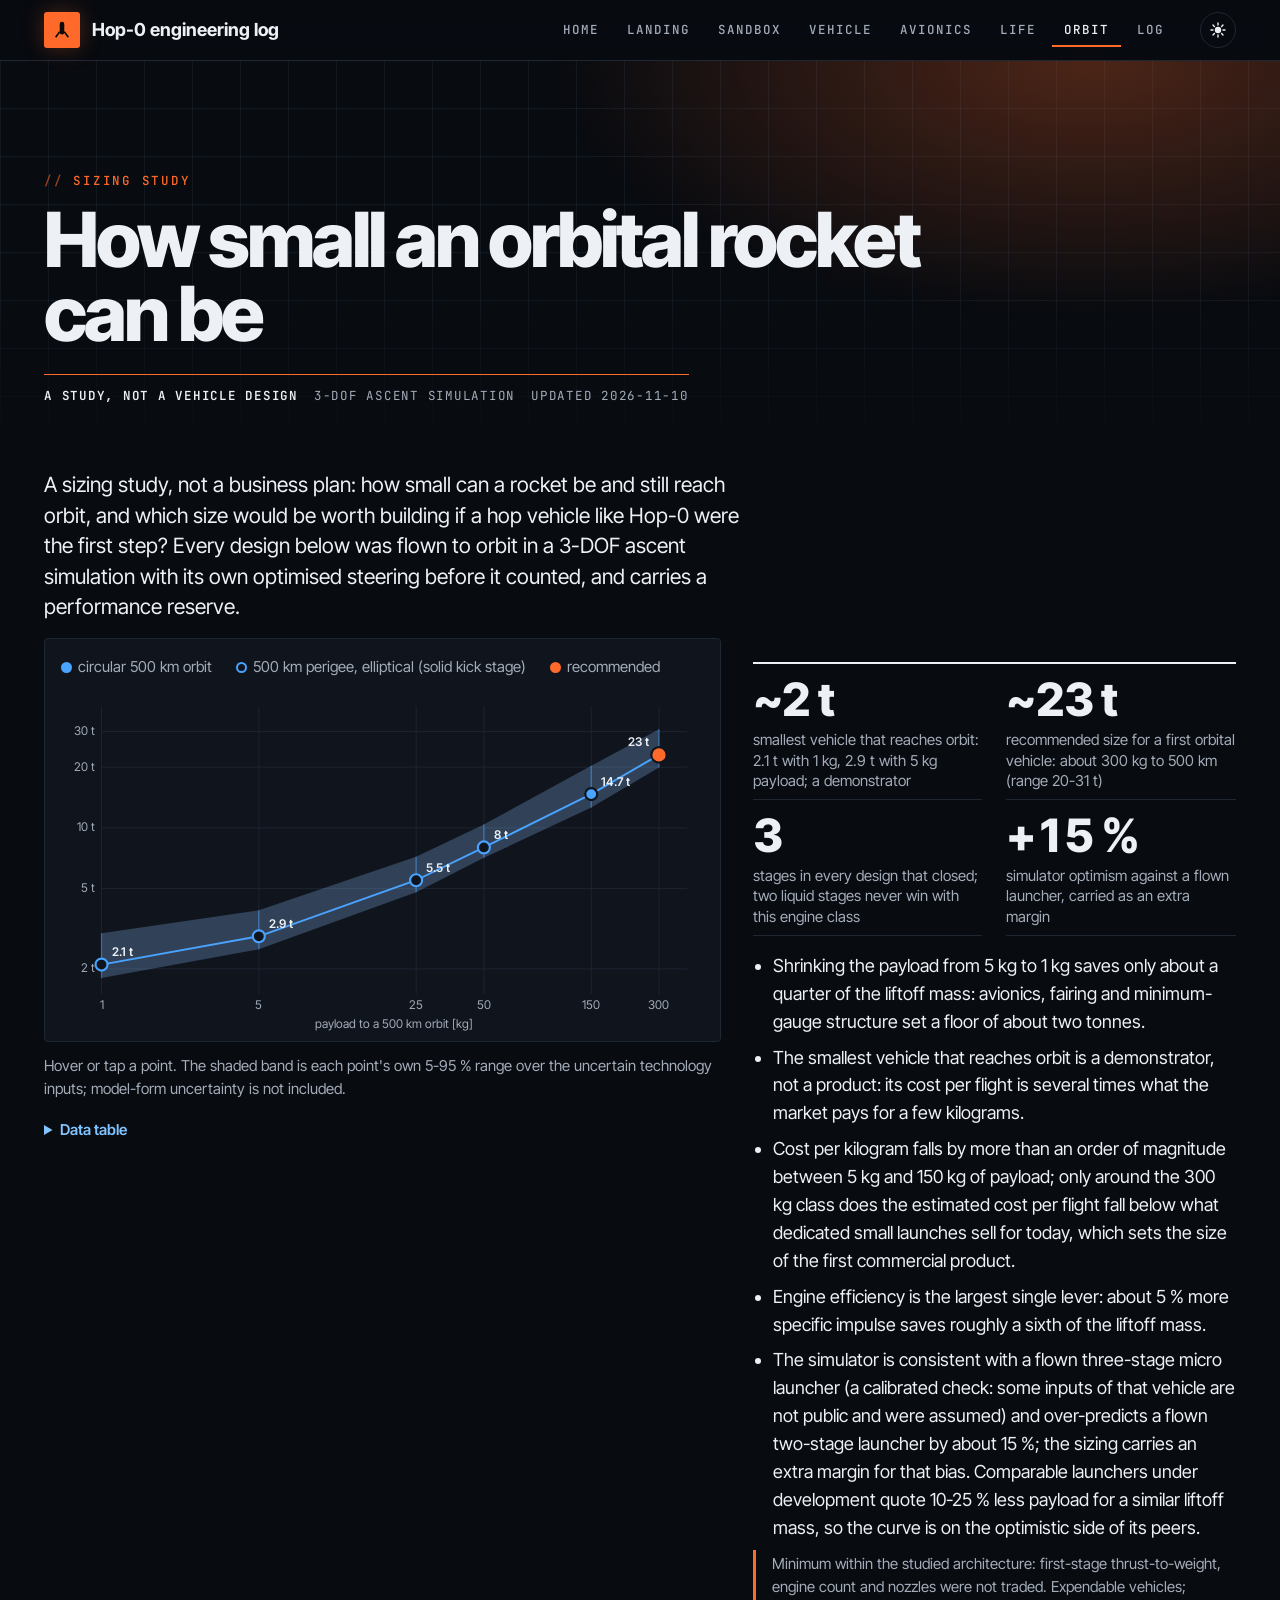
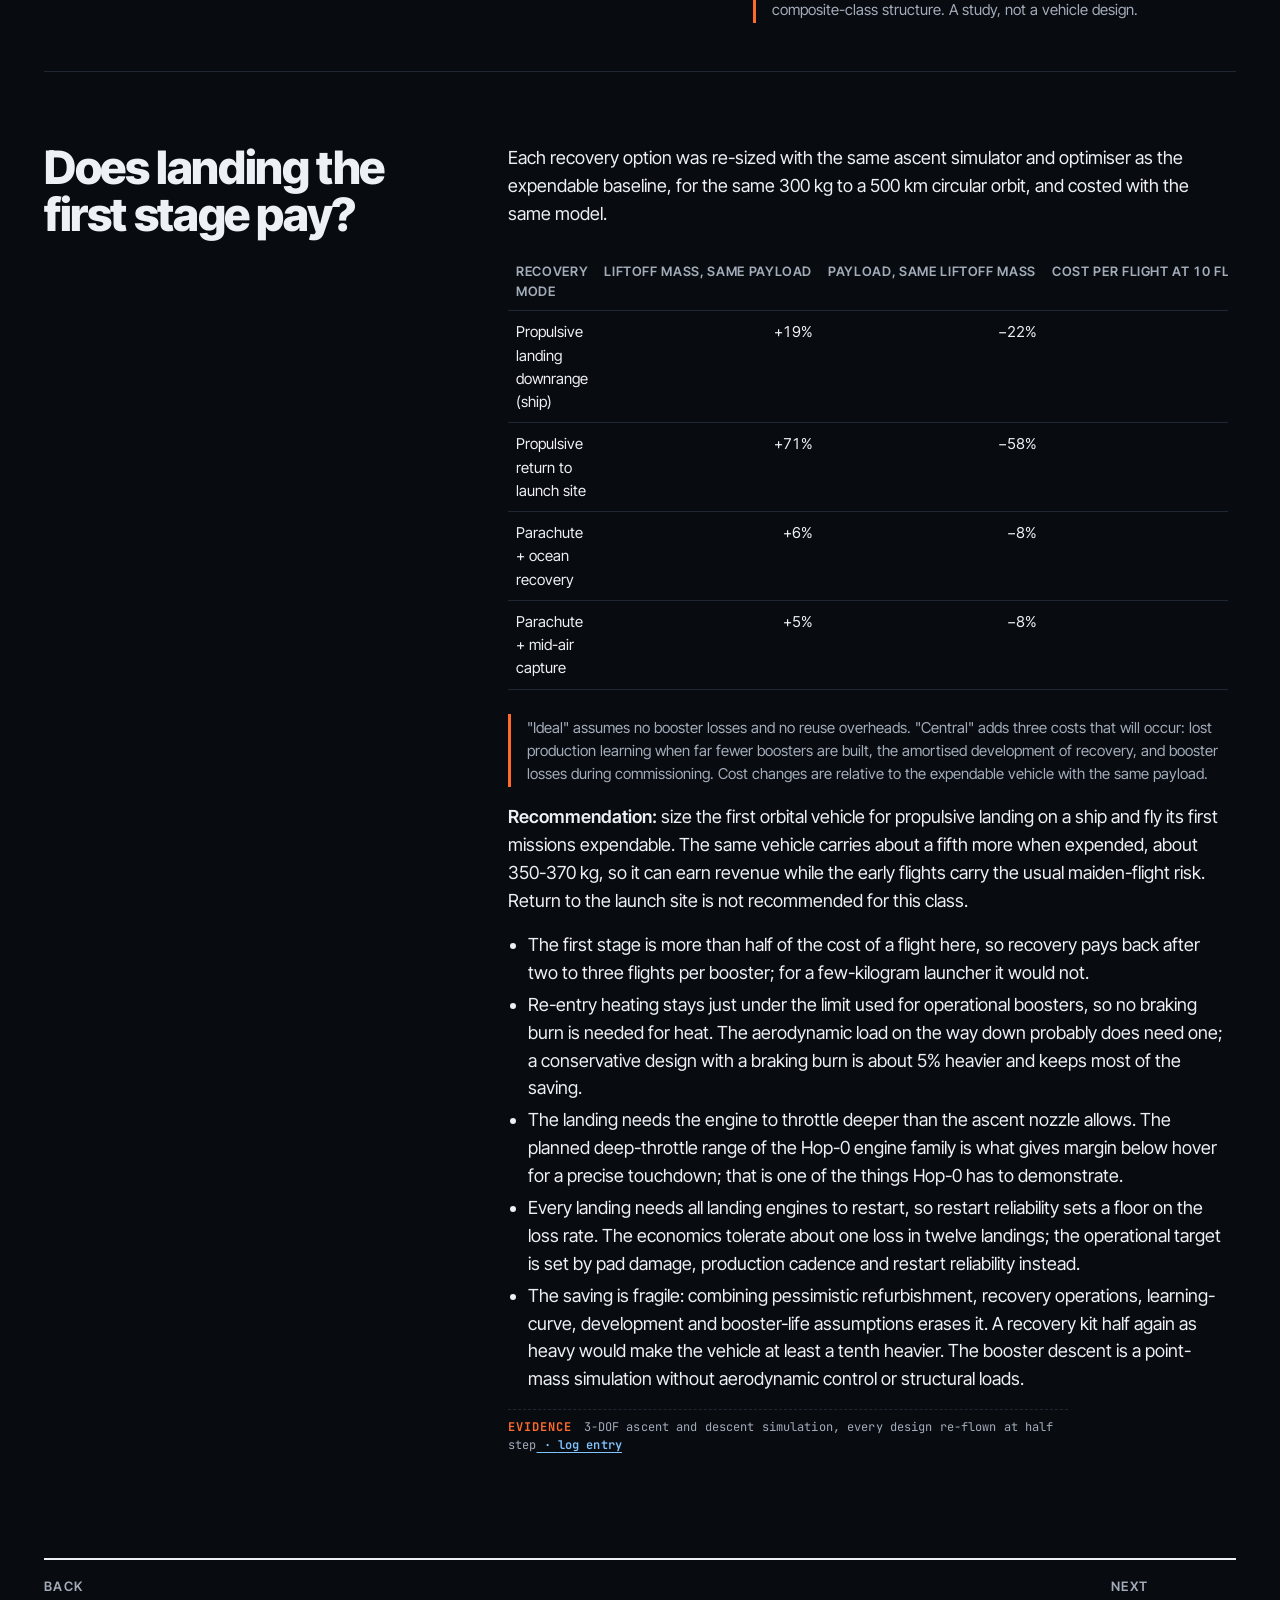
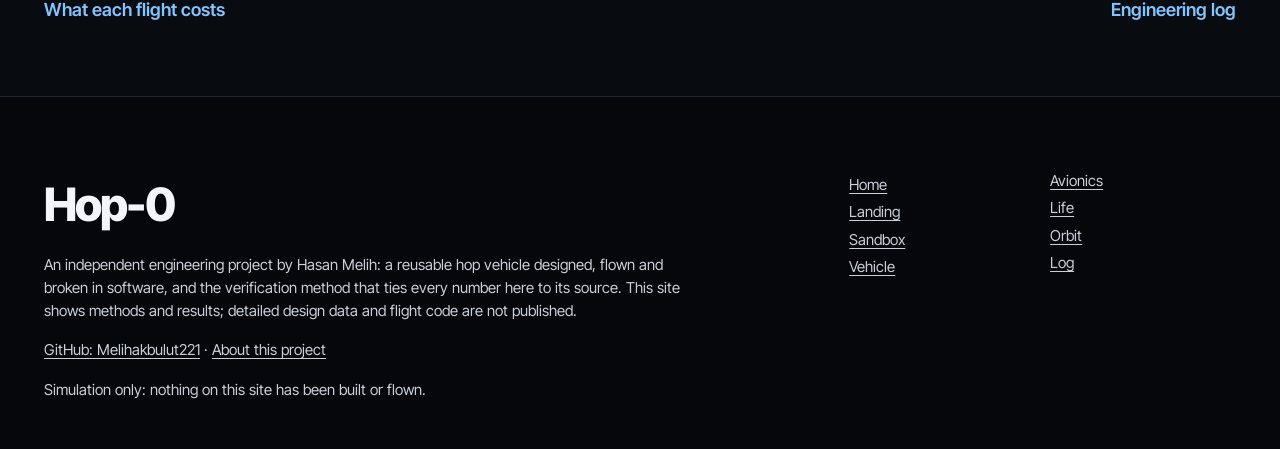
<file: orbit.html>
<!doctype html>
<html lang="en">
<head>
<meta charset="utf-8">
<meta name="viewport" content="width=device-width, initial-scale=1">
<title>How small an orbital rocket can be · Hop-0</title>
<meta name="description" content="How small can a rocket be and still reach orbit, and which size is worth building: a minimum-launcher study with payload against liftoff mass, each design flown to orbit in a 3-DOF ascent simulation.">
<meta property="og:type" content="article">
<meta property="og:title" content="How small an orbital rocket can be · Hop-0">
<meta property="og:description" content="How small can a rocket be and still reach orbit, and which size is worth building: a minimum-launcher study with payload against liftoff mass, each design flown to orbit in a 3-DOF ascent simulation.">
<meta property="og:url" content="https://melihakbulut221.github.io/hop0-log/orbit.html">
<meta property="og:image" content="https://melihakbulut221.github.io/hop0-log/assets/og.png?v=3">
<meta property="og:image:width" content="1200">
<meta property="og:image:height" content="630">
<meta property="og:image:alt" content="Hop-0: designed, flown and broken in software first. Eighteen replayed landing trajectories converging on the pad.">
<meta name="twitter:card" content="summary_large_image">
<meta name="twitter:image" content="https://melihakbulut221.github.io/hop0-log/assets/og.png?v=3">
<link rel="preconnect" href="https://fonts.googleapis.com">
<link rel="preconnect" href="https://fonts.gstatic.com" crossorigin>
<link href="https://fonts.googleapis.com/css2?family=Inter+Tight:wght@300;400;600;800&amp;family=JetBrains+Mono:wght@400;500;600&amp;display=swap" rel="stylesheet">
<script>try{var t=localStorage.getItem("hop0-theme");if(t==="light"||t==="dark")document.documentElement.setAttribute("data-theme",t)}catch(e){}</script>
<link rel="stylesheet" href="assets/site.css">
</head>
<body data-page="orbit">
<a class="skip" href="#main">Skip to content</a>
<!-- site header: identical on every page -->
<header class="bar">
 <div class="wrap">
  <a class="home-link" href="index.html"><span class="mark" aria-hidden="true"><svg viewBox="0 0 22 22"><rect x="8.5" y="2" width="5" height="14" rx="2.5" fill="#fafaf6"/><path d="M8.5 13 L4 19 M13.5 13 L18 19" stroke="#fafaf6" stroke-width="1.8"/></svg></span>Hop-0 engineering log</a>
  <button class="menu-btn" id="menu-btn" type="button" aria-expanded="false" aria-controls="site-nav" hidden>Menu</button>
  <nav id="site-nav" aria-label="Site">
   <ul>
    <li><a href="index.html">Home</a></li>
    <li><a href="gnc.html">Landing</a></li>
    <li><a href="emulator.html">Sandbox</a></li>
    <li><a href="vehicle.html">Vehicle</a></li>
    <li><a href="avionics.html">Avionics</a></li>
    <li><a href="life.html">Life</a></li>
    <li><a href="orbit.html" aria-current="page">Orbit</a></li>
    <li><a href="log.html">Log</a></li>
   </ul>
  </nav>
  <button class="theme-btn" id="theme-btn" type="button" aria-label="Switch to light theme" hidden><svg viewBox="0 0 16 16" aria-hidden="true"><circle cx="8" cy="8" r="3.2" fill="currentColor"/><path d="M8 1v2M8 13v2M1 8h2M13 8h2M3 3l1.4 1.4M11.6 11.6L13 13M3 13l1.4-1.4M11.6 4.4L13 3" stroke="currentColor" stroke-width="1.4" stroke-linecap="round"/></svg></button>
 </div>
</header>

<main id="main">
<div class="wrap">
<header class="page-head">
  <p class="kicker">Sizing study</p>
  <h1>How small an orbital rocket can be</h1>
  <p class="status-line"><span><b>A study, not a vehicle design</b></span><span>3-DOF ascent simulation</span><span>Updated 2026-11-10</span></p>
</header>
<section class="sec" id="orbit" aria-labelledby="orbit-h" data-module="leo" style="border-top:0;padding-top:0">
  <h2 id="orbit-h" class="vh">Payload against liftoff mass</h2>
  <p class="lede">A sizing study, not a business plan: how small can a rocket be and still reach orbit, and which
    size would be worth building if a hop vehicle like Hop-0 were the first step? Every design below was flown to orbit in a 3-DOF ascent simulation with its own
    optimised steering before it counted, and carries a performance reserve.</p>
  <div class="grid2">
    <div>
      <div class="chart" id="leo-chart"><div class="legend"><span><i class="k-after"></i>circular 500 km orbit</span>
        <span><i class="k-hollow"></i>500 km perigee, elliptical (solid kick stage)</span>
        <span><i class="k-rec"></i>recommended</span></div></div>
      <p class="pcb-info" id="leo-info">Hover or tap a point. The shaded band is each point's own 5-95 % range over the uncertain
        technology inputs; model-form uncertainty is not included.</p>
      <details class="more"><summary>Data table</summary><div class="tablewrap"><table><caption>Liftoff mass for each payload to a 500 km orbit</caption><thead><tr><th class="num">Payload [kg]</th><th class="num">Liftoff [t]</th><th class="num">5-95 % [t]</th></tr></thead><tbody><tr><td class="num">1</td><td class="num">2.1</td><td class="num">1.8-3.0</td></tr><tr><td class="num">5</td><td class="num">2.9</td><td class="num">2.5-3.9</td></tr><tr><td class="num">25</td><td class="num">5.5</td><td class="num">4.8-7.2</td></tr><tr><td class="num">50</td><td class="num">8.0</td><td class="num">7.1-10.4</td></tr><tr><td class="num">150</td><td class="num">14.7</td><td class="num">12.6-20.3</td></tr><tr><td class="num">300</td><td class="num">23.0</td><td class="num">19.9-30.8</td></tr></tbody></table></div></details>
    </div>
    <div>
      <div class="stats" style="--n:2">
        <div><b>~2 t</b><span>smallest vehicle that reaches orbit: 2.1 t with 1 kg, 2.9 t with 5 kg payload; a demonstrator</span></div>
        <div><b>~23 t</b><span>recommended size for a first orbital vehicle: about 300 kg to 500 km (range 20-31 t)</span></div>
        <div><b>3</b><span>stages in every design that closed; two liquid stages never win with this engine class</span></div>
        <div><b>+15 %</b><span>simulator optimism against a flown launcher, carried as an extra margin</span></div>
      </div>
      <ul class="ins"><li>Shrinking the payload from 5 kg to 1 kg saves only about a quarter of the liftoff mass: avionics, fairing and minimum-gauge structure set a floor of about two tonnes.</li><li>The smallest vehicle that reaches orbit is a demonstrator, not a product: its cost per flight is several times what the market pays for a few kilograms.</li><li>Cost per kilogram falls by more than an order of magnitude between 5 kg and 150 kg of payload; only around the 300 kg class does the estimated cost per flight fall below what dedicated small launches sell for today, which sets the size of the first commercial product.</li><li>Engine efficiency is the largest single lever: about 5 % more specific impulse saves roughly a sixth of the liftoff mass.</li><li>The simulator is consistent with a flown three-stage micro launcher (a calibrated check: some inputs of that vehicle are not public and were assumed) and over-predicts a flown two-stage launcher by about 15 %; the sizing carries an extra margin for that bias. Comparable launchers under development quote 10-25 % less payload for a similar liftoff mass, so the curve is on the optimistic side of its peers.</li></ul>
      <p class="note">Minimum within the studied architecture: first-stage thrust-to-weight, engine count and nozzles were
        not traded. Expendable vehicles; composite-class structure. A study, not a vehicle design.</p>
    </div>
  </div>
  <script type="application/json" id="leo-data">{"payload_vs_liftoff_mass": [{"payload_kg": 1, "liftoff_t": 2.1, "liftoff_t_min": 1.8, "liftoff_t_median": 2.3, "liftoff_t_max": 3.0, "orbit": "elliptical, 500 km perigee, about 500 x 1700 km unless the kick motor is off-loaded", "stages": "2 liquid + solid kick"}, {"payload_kg": 5, "liftoff_t": 2.9, "liftoff_t_min": 2.5, "liftoff_t_median": 3.1, "liftoff_t_max": 3.9, "orbit": "elliptical, 500 km perigee, about 500 x 1700 km unless the kick motor is off-loaded", "stages": "2 liquid + solid kick"}, {"payload_kg": 25, "liftoff_t": 5.5, "liftoff_t_min": 4.8, "liftoff_t_median": 5.8, "liftoff_t_max": 7.2, "orbit": "elliptical, 500 km perigee, about 500 x 1700 km unless the kick motor is off-loaded", "stages": "2 liquid + solid kick"}, {"payload_kg": 50, "liftoff_t": 8.0, "liftoff_t_min": 7.1, "liftoff_t_median": 8.5, "liftoff_t_max": 10.4, "orbit": "elliptical, 500 km perigee, about 500 x 1700 km unless the kick motor is off-loaded", "stages": "2 liquid + solid kick"}, {"payload_kg": 150, "liftoff_t": 14.7, "liftoff_t_min": 12.6, "liftoff_t_median": 15.7, "liftoff_t_max": 20.3, "orbit": "500 km circular", "stages": "3 liquid"}, {"payload_kg": 300, "liftoff_t": 23.0, "liftoff_t_min": 19.9, "liftoff_t_median": 24.4, "liftoff_t_max": 30.8, "orbit": "500 km circular", "stages": "3 liquid"}]}</script>
</section>
<section class="sec split" id="reuse" aria-labelledby="reuse-h">
  <h2 id="reuse-h">Does landing the first stage pay?</h2>
  <div class="body">
    <p>Each recovery option was re-sized with the same ascent simulator and optimiser as the expendable baseline, for the
      same 300 kg to a 500 km circular orbit, and costed with the same model.</p>
    <div class="tablewrap"><table>
      <thead><tr><th>Recovery mode</th><th class="num">Liftoff mass, same payload</th><th class="num">Payload, same liftoff mass</th>
        <th class="num">Cost per flight at 10 flights per booster (ideal / central)</th><th class="num">Break-even flights (ideal / central)</th></tr></thead>
      <tbody>
        <tr><td>Propulsive landing downrange (ship)</td><td class="num">+19%</td><td class="num">−22%</td><td class="num">−34% / −24%</td><td class="num">2 / 3</td></tr>
        <tr><td>Propulsive return to launch site</td><td class="num">+71%</td><td class="num">−58%</td><td class="num">−20% / −8%</td><td class="num">4 / 6</td></tr>
        <tr><td>Parachute + ocean recovery</td><td class="num">+6%</td><td class="num">−8%</td><td class="num">−27% / −14%</td><td class="num">2 / 3</td></tr>
        <tr><td>Parachute + mid-air capture</td><td class="num">+5%</td><td class="num">−8%</td><td class="num">−34% / −24%</td><td class="num">2 / 3</td></tr>
      </tbody>
    </table></div>
    <p class="note">"Ideal" assumes no booster losses and no reuse overheads. "Central" adds three costs that will occur: lost
      production learning when far fewer boosters are built, the amortised development of recovery, and booster losses during
      commissioning. Cost changes are relative to the expendable vehicle with the same payload.</p>
    <p><strong>Recommendation:</strong> size the first orbital vehicle for propulsive landing on a ship and fly its first
      missions expendable. The same vehicle carries about a fifth more when expended, about 350-370 kg, so it can earn
      revenue while the early flights carry the usual maiden-flight risk. Return to the launch site is not recommended for
      this class.</p>
    <ul>
      <li>The first stage is more than half of the cost of a flight here, so recovery pays back after two to three flights
        per booster; for a few-kilogram launcher it would not.</li>
      <li>Re-entry heating stays just under the limit used for operational boosters, so no braking burn is needed for heat.
        The aerodynamic load on the way down probably does need one; a conservative design with a braking burn is about 5%
        heavier and keeps most of the saving.</li>
      <li>The landing needs the engine to throttle deeper than the ascent nozzle allows. The planned deep-throttle range of
        the Hop-0 engine family is what gives margin below hover for a precise touchdown; that is one of the things Hop-0 has
        to demonstrate.</li>
      <li>Every landing needs all landing engines to restart, so restart reliability sets a floor on the loss rate. The
        economics tolerate about one loss in twelve landings; the operational target is set by pad damage, production
        cadence and restart reliability instead.</li>
      <li>The saving is fragile: combining pessimistic refurbishment, recovery operations, learning-curve, development and
        booster-life assumptions erases it. A recovery kit half again as heavy would make the vehicle at least a tenth heavier.
        The booster descent is a point-mass simulation without aerodynamic control or structural loads.</li>
    </ul>
    <p class="ev"><span>3-DOF ascent and descent simulation, every design re-flown at half step</span><a href="log.html#e-1110-reuse">log entry</a></p>
  </div>
</section>
<nav class="next" aria-label="Next page"><a href="life.html"><span>Back</span>What each flight costs</a><a href="log.html"><span>Next</span>Engineering log</a></nav>
</div>
</main>

<!-- site footer: identical on every page -->
<footer>
 <div class="wrap fgrid2">
  <div>
   <p class="fname">Hop-0</p>
   <p>An independent engineering project by Hasan Melih: a reusable hop vehicle designed, flown and broken in software,
     and the verification method that ties every number here to its source. This site shows methods and results;
     detailed design data and flight code are not published.</p>
   <p><a href="https://github.com/Melihakbulut221">GitHub: Melihakbulut221</a> · <a href="index.html#about">About this project</a></p>
   <p>Simulation only: nothing on this site has been built or flown.</p>
  </div>
  <ul aria-label="Pages">
   <li><a href="index.html">Home</a></li><li><a href="gnc.html">Landing</a></li><li><a href="emulator.html">Sandbox</a></li><li><a href="vehicle.html">Vehicle</a></li>
   <li><a href="avionics.html">Avionics</a></li><li><a href="life.html">Life</a></li><li><a href="orbit.html">Orbit</a></li>
   <li><a href="log.html">Log</a></li>
  </ul>
 </div>
</footer>

<script src="assets/js/boot.js"></script>
</body>
</html>
</file>
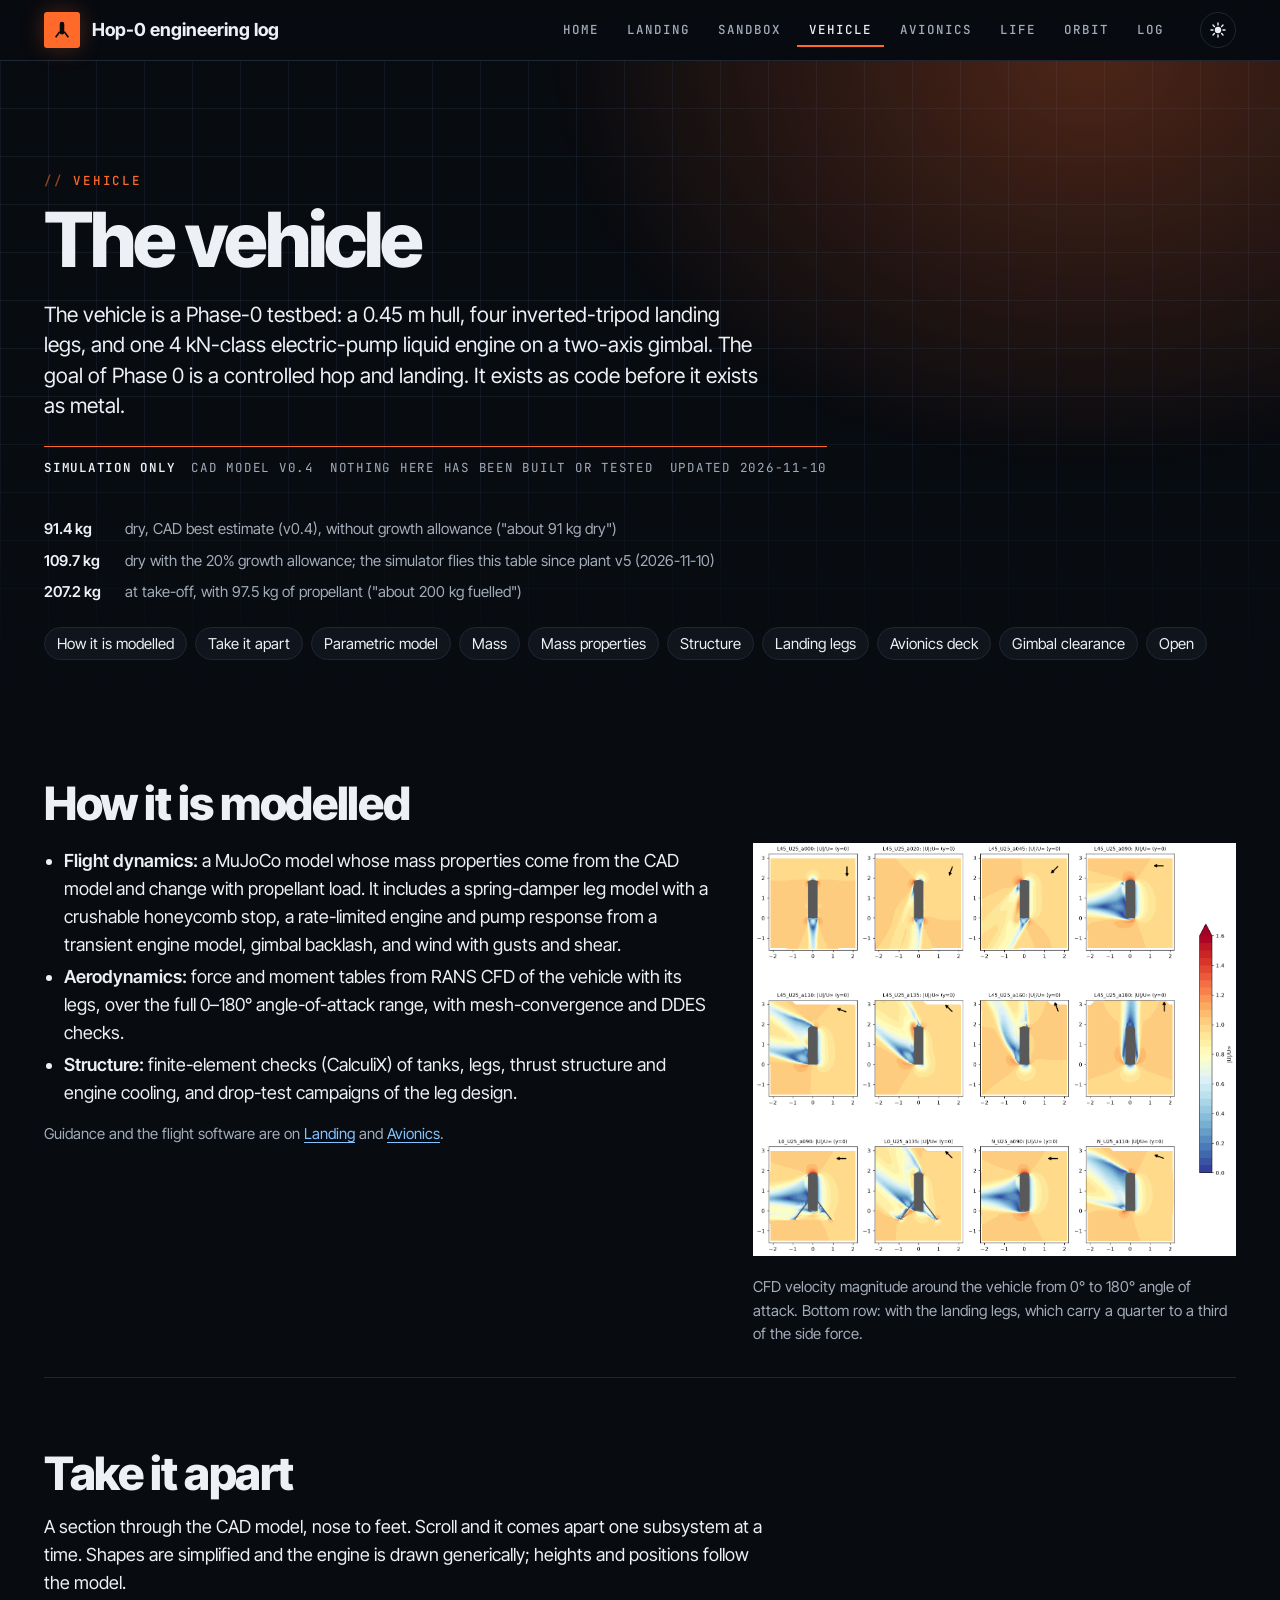
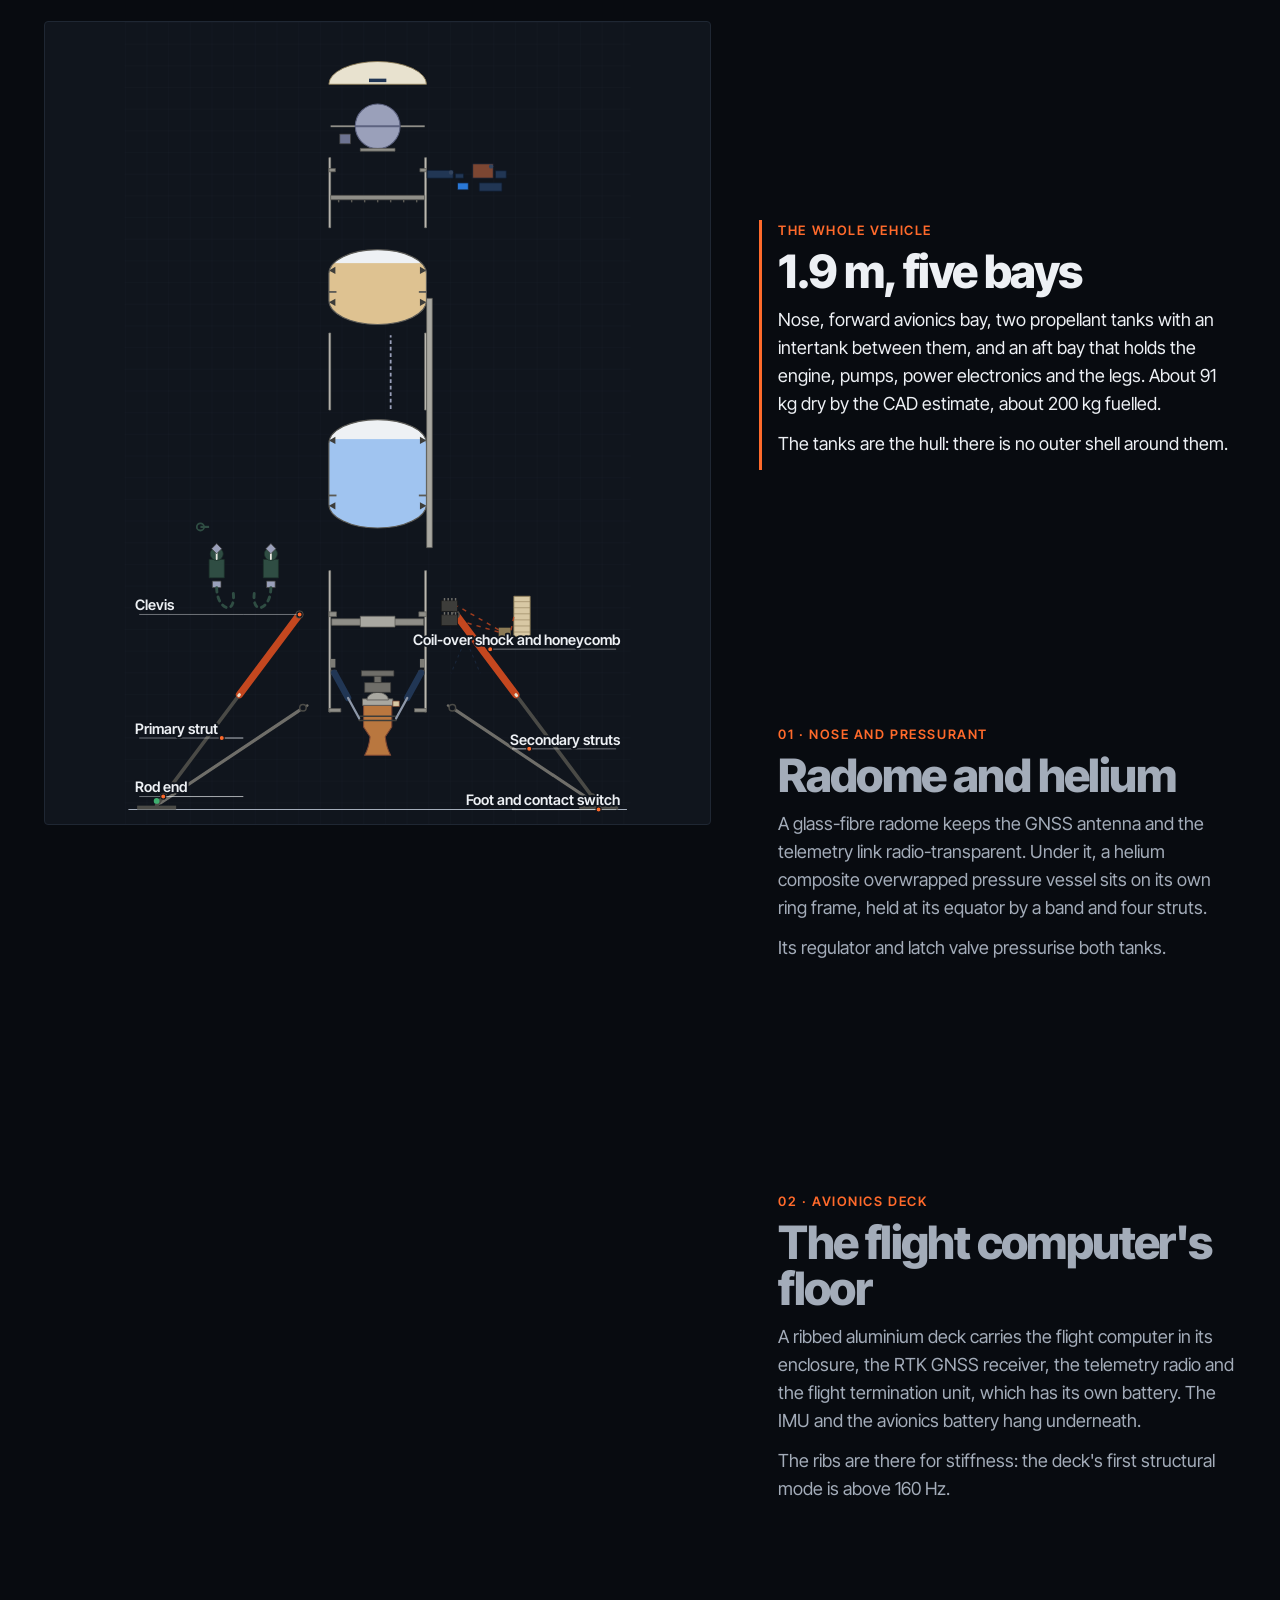
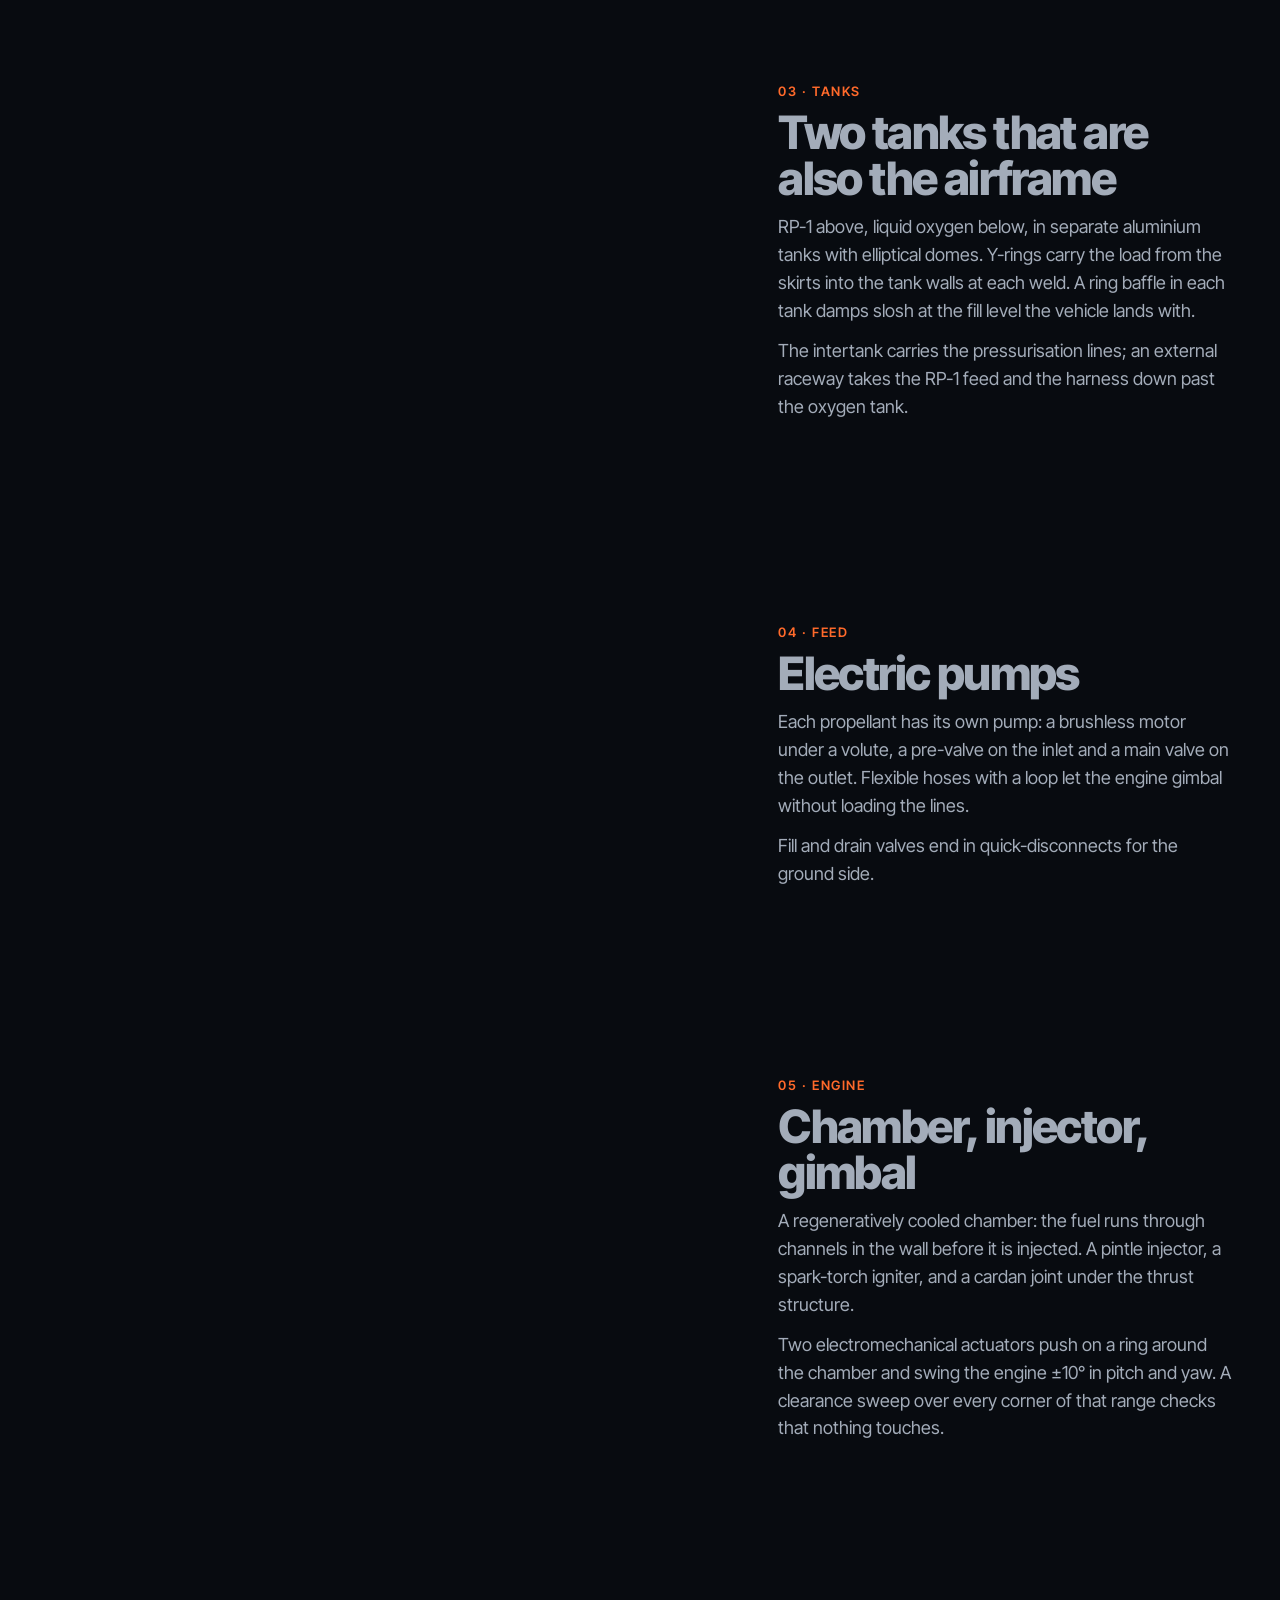
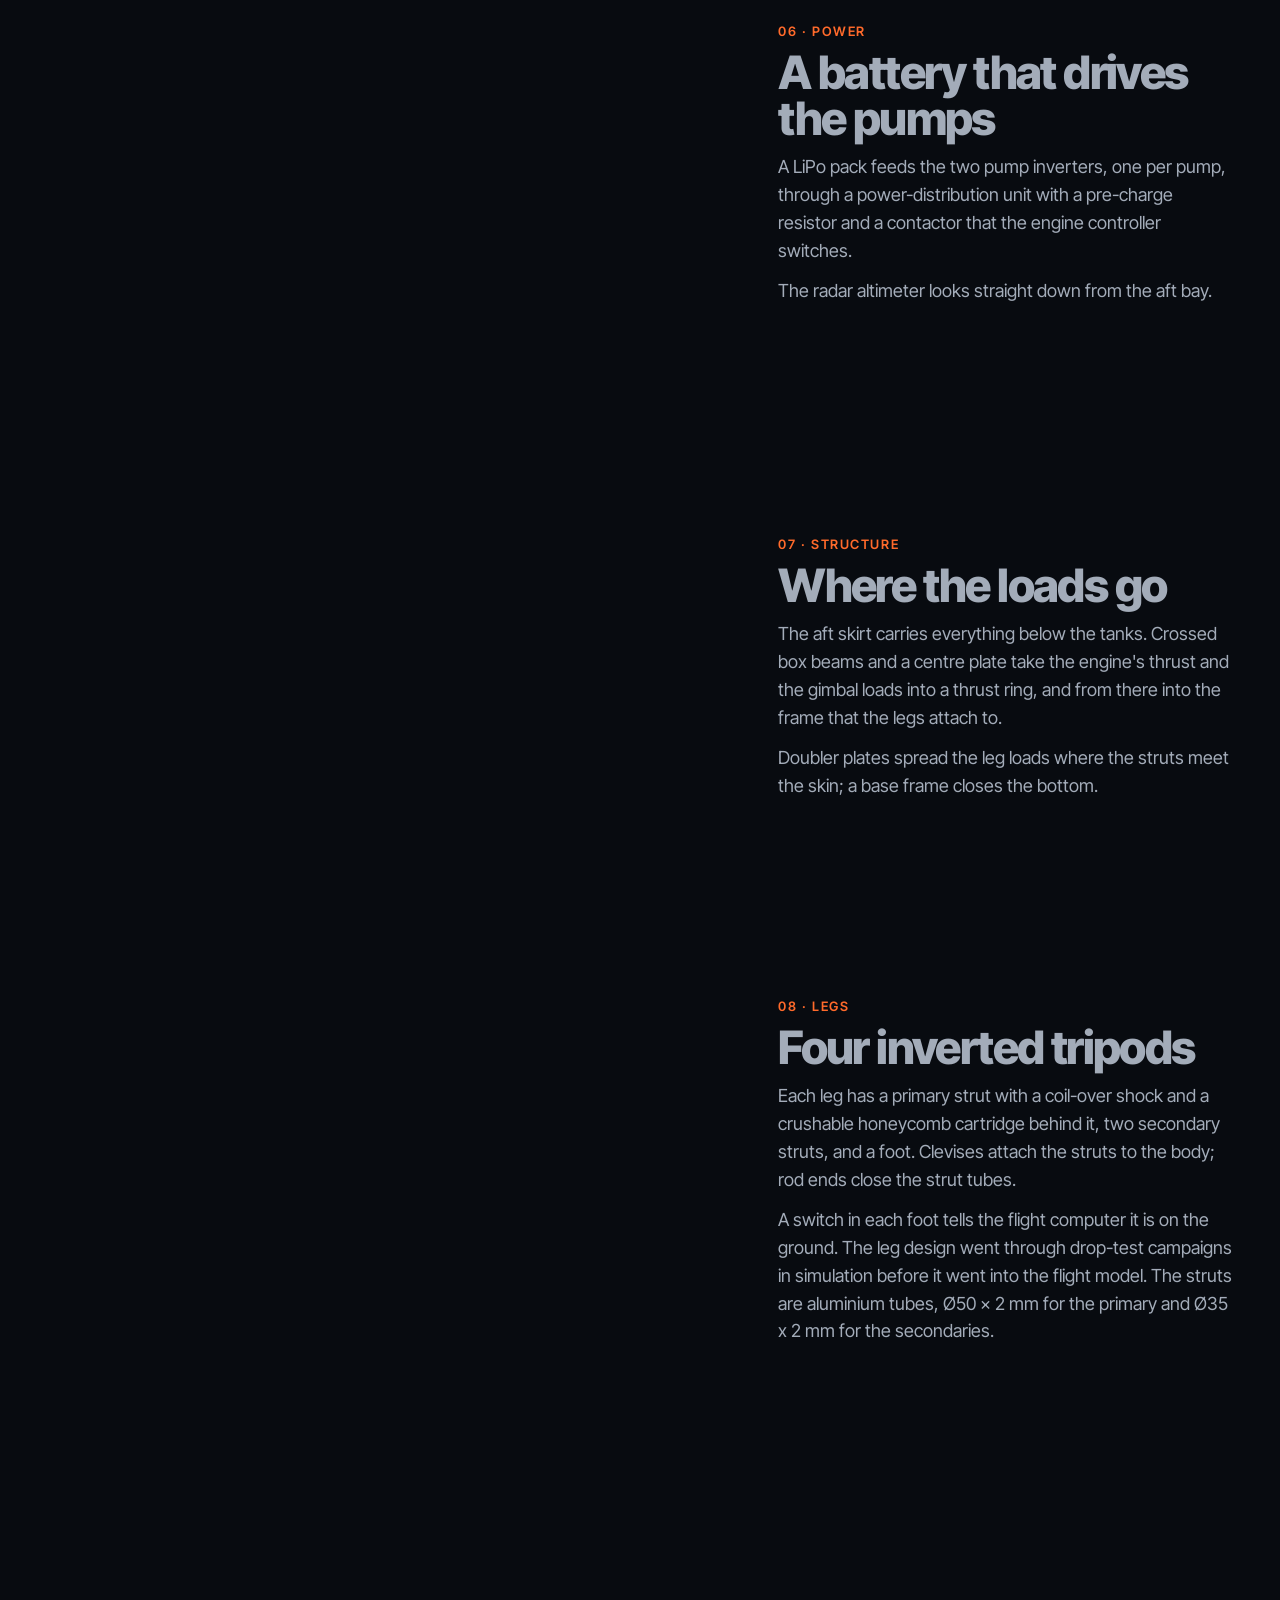
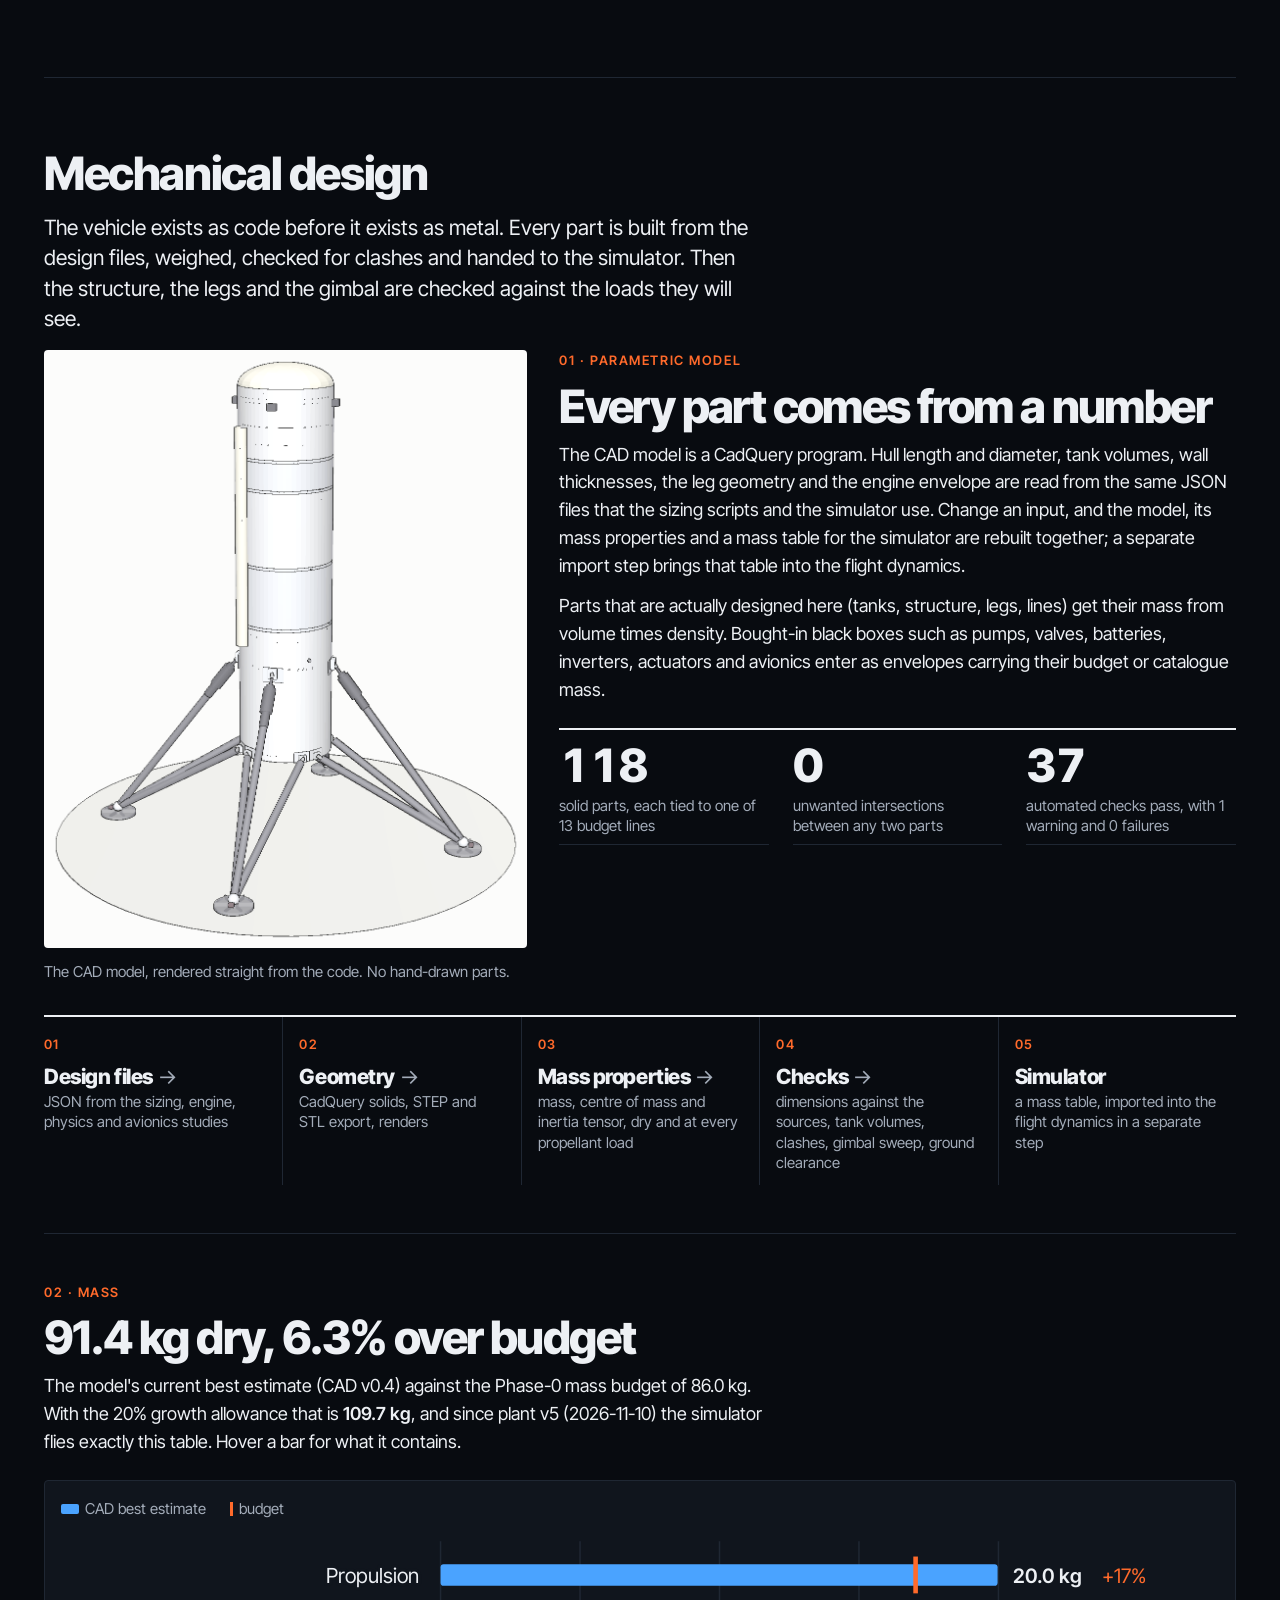
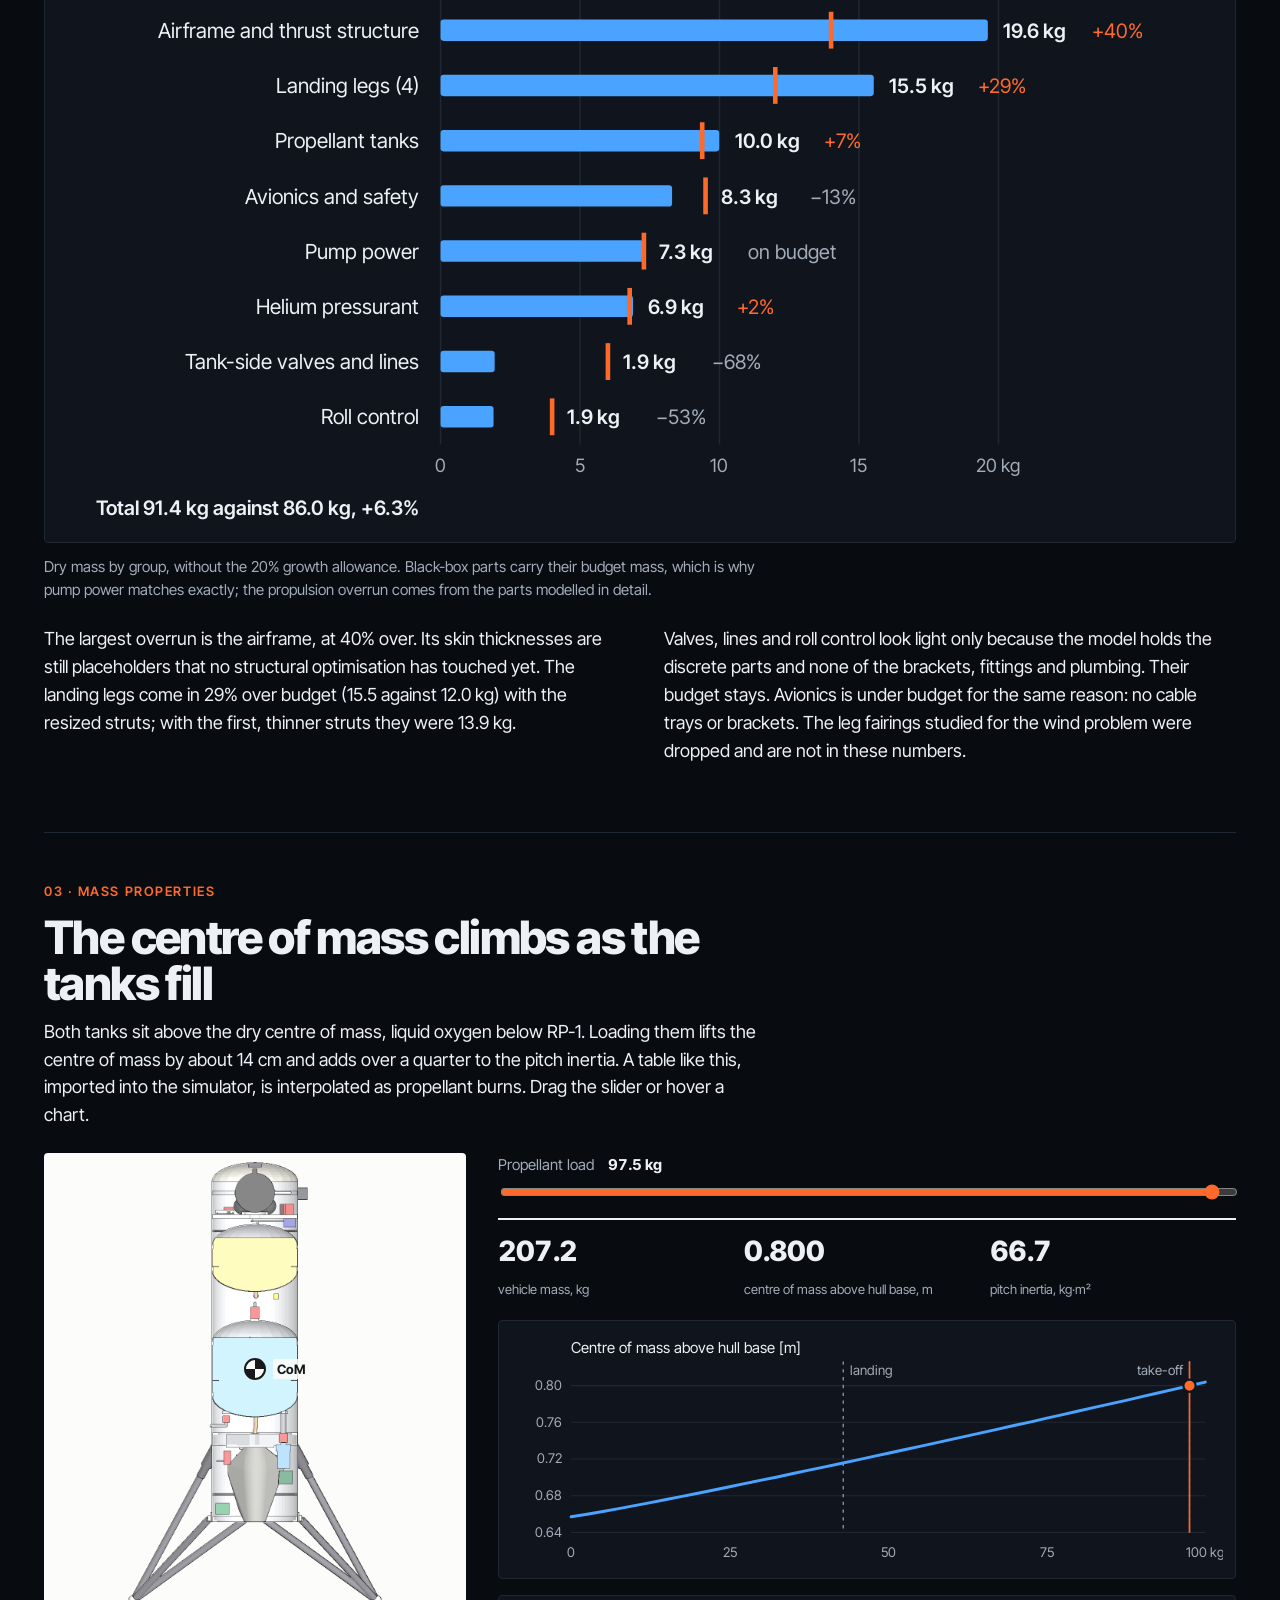
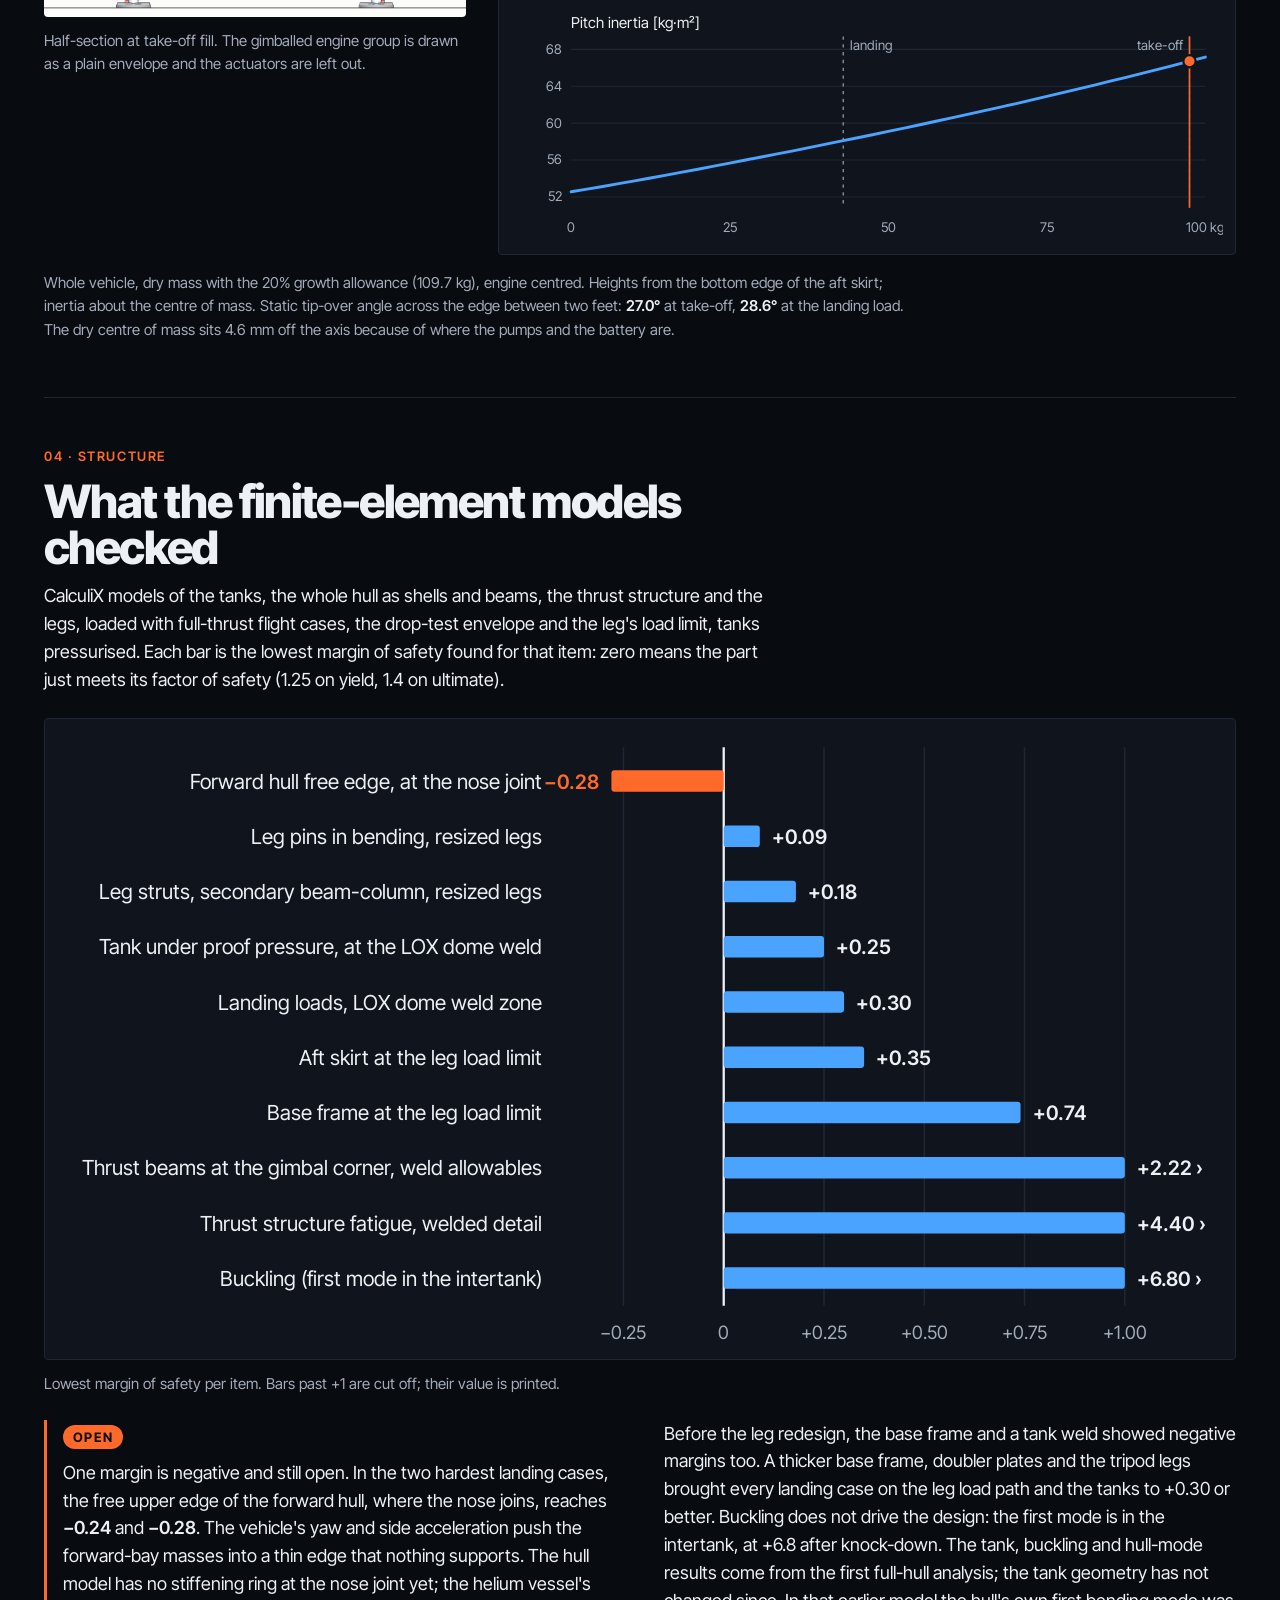
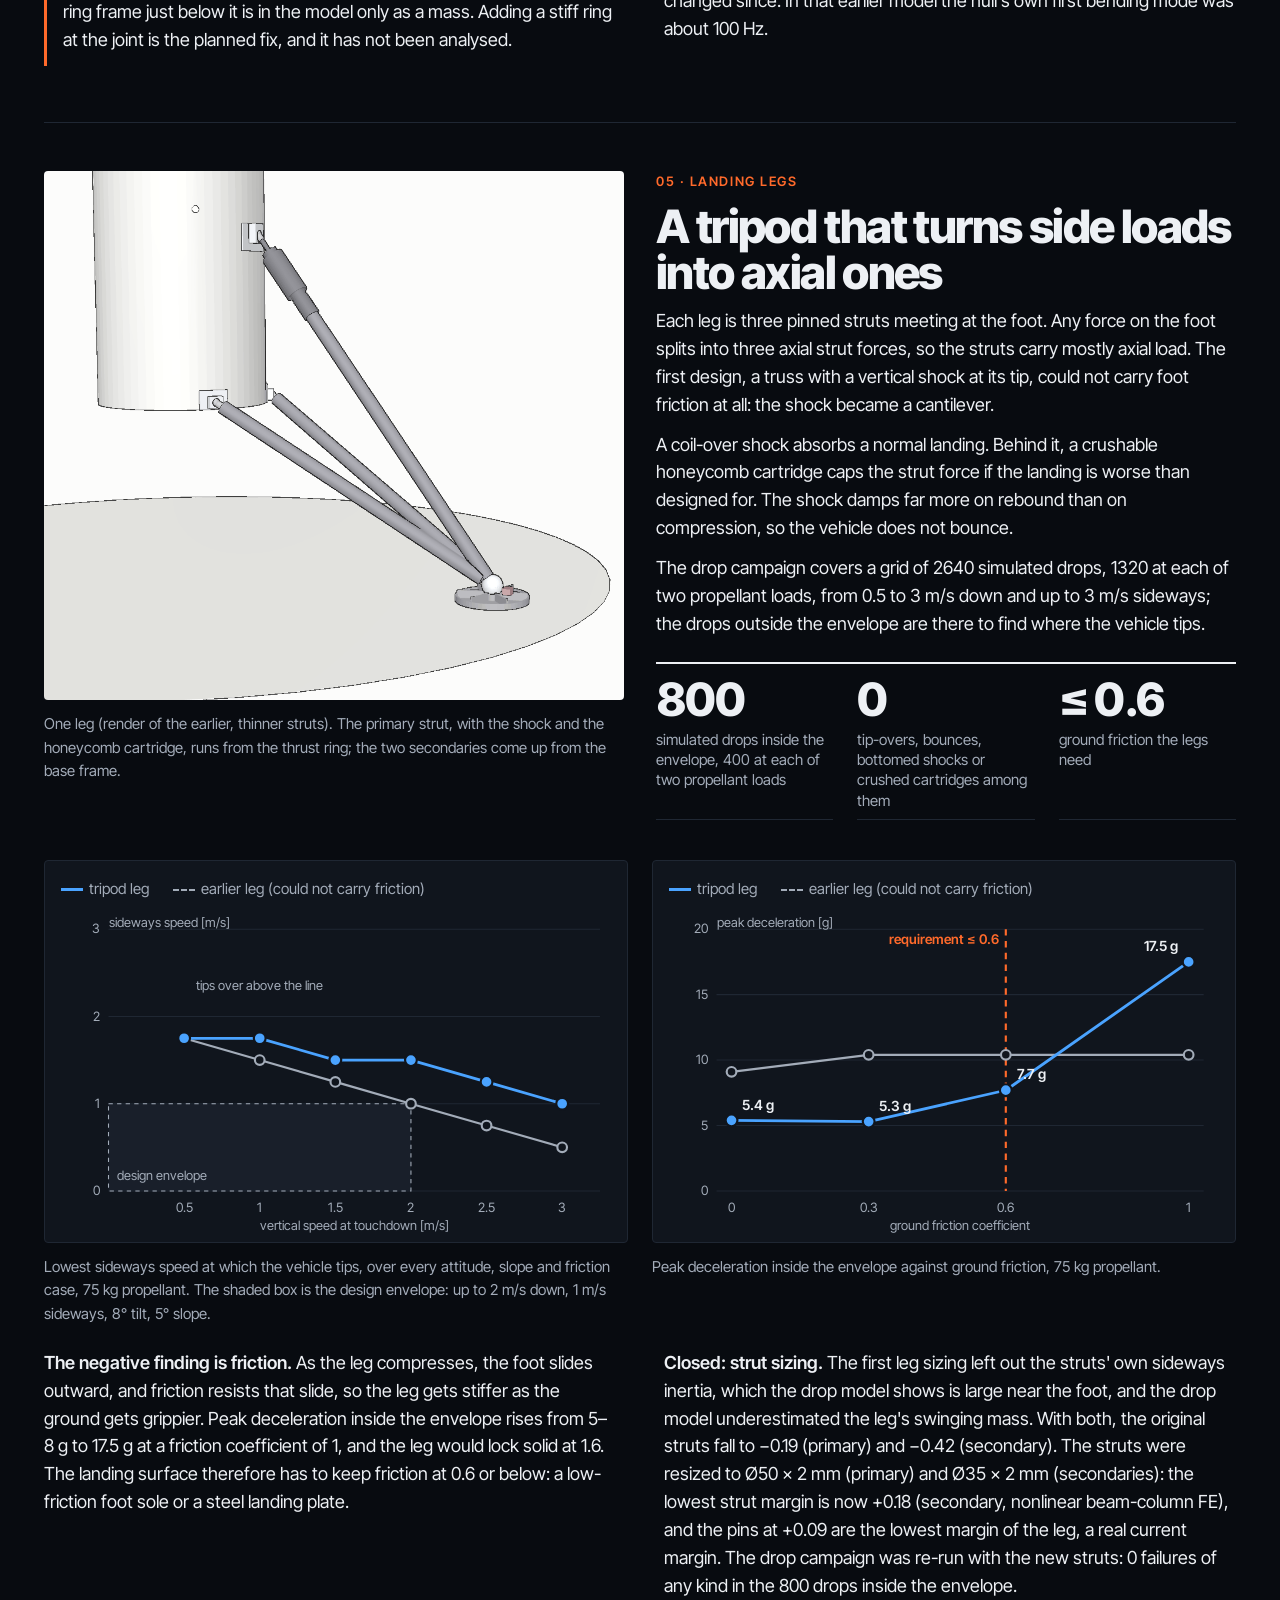
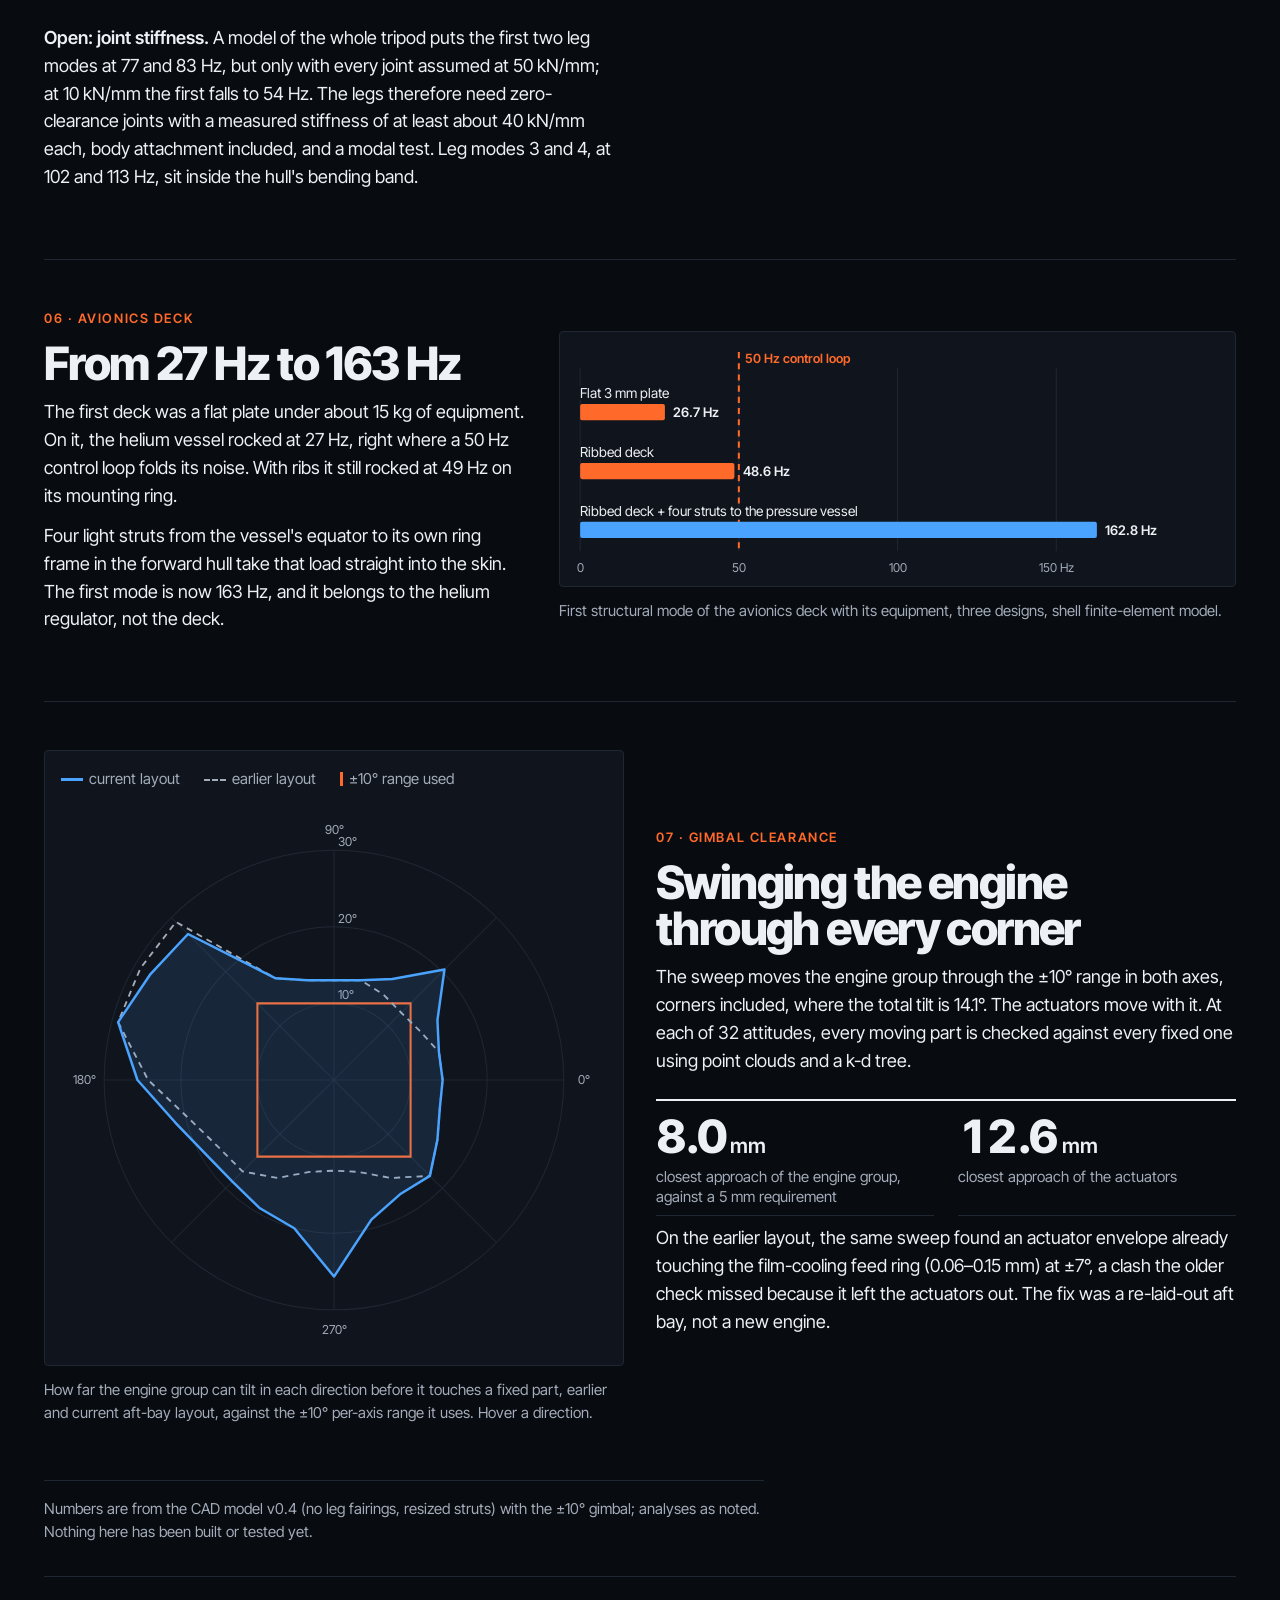
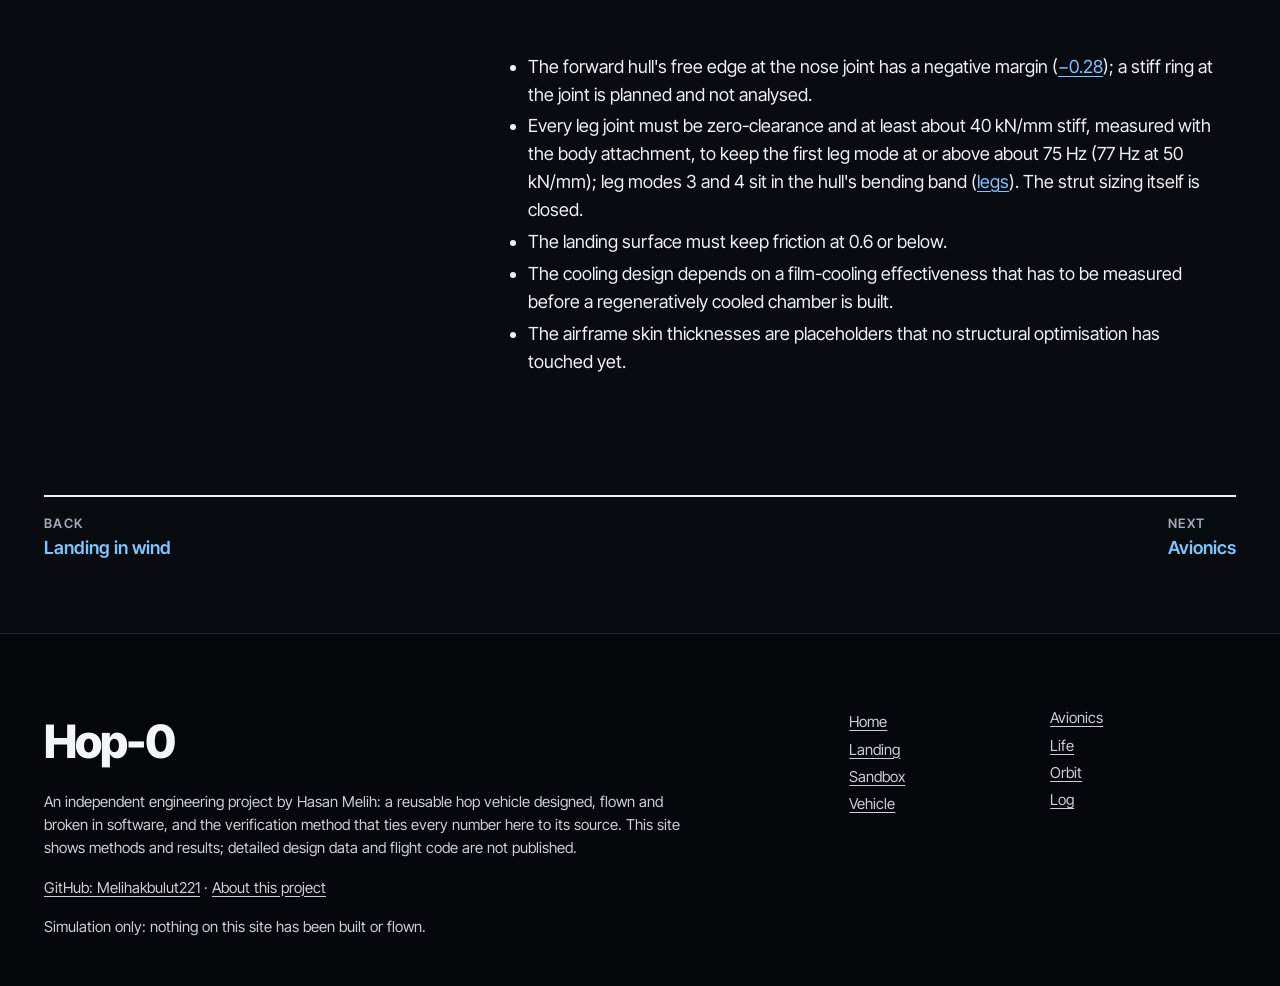
<file: vehicle.html>
<!doctype html>
<html lang="en">
<head>
<meta charset="utf-8">
<meta name="viewport" content="width=device-width, initial-scale=1">
<title>The vehicle · Hop-0</title>
<meta name="description" content="The Hop-0 vehicle: how it is modelled (flight dynamics, CFD, finite elements), an exploded section of the CAD model, mass budget, mass properties, structural margins, landing legs, avionics deck and gimbal clearance.">
<meta property="og:type" content="article">
<meta property="og:title" content="The vehicle · Hop-0">
<meta property="og:description" content="The Hop-0 vehicle: how it is modelled (flight dynamics, CFD, finite elements), an exploded section of the CAD model, mass budget, mass properties, structural margins, landing legs, avionics deck and gimbal clearance.">
<meta property="og:url" content="https://melihakbulut221.github.io/hop0-log/vehicle.html">
<meta property="og:image" content="https://melihakbulut221.github.io/hop0-log/assets/og.png?v=3">
<meta property="og:image:width" content="1200">
<meta property="og:image:height" content="630">
<meta property="og:image:alt" content="Hop-0: designed, flown and broken in software first. Eighteen replayed landing trajectories converging on the pad.">
<meta name="twitter:card" content="summary_large_image">
<meta name="twitter:image" content="https://melihakbulut221.github.io/hop0-log/assets/og.png?v=3">
<link rel="preconnect" href="https://fonts.googleapis.com">
<link rel="preconnect" href="https://fonts.gstatic.com" crossorigin>
<link href="https://fonts.googleapis.com/css2?family=Inter+Tight:wght@300;400;600;800&amp;family=JetBrains+Mono:wght@400;500;600&amp;display=swap" rel="stylesheet">
<script>try{var t=localStorage.getItem("hop0-theme");if(t==="light"||t==="dark")document.documentElement.setAttribute("data-theme",t)}catch(e){}</script>
<link rel="stylesheet" href="assets/site.css">
</head>
<body data-page="vehicle">
<a class="skip" href="#main">Skip to content</a>
<!-- site header: identical on every page -->
<header class="bar">
 <div class="wrap">
  <a class="home-link" href="index.html"><span class="mark" aria-hidden="true"><svg viewBox="0 0 22 22"><rect x="8.5" y="2" width="5" height="14" rx="2.5" fill="#fafaf6"/><path d="M8.5 13 L4 19 M13.5 13 L18 19" stroke="#fafaf6" stroke-width="1.8"/></svg></span>Hop-0 engineering log</a>
  <button class="menu-btn" id="menu-btn" type="button" aria-expanded="false" aria-controls="site-nav" hidden>Menu</button>
  <nav id="site-nav" aria-label="Site">
   <ul>
    <li><a href="index.html">Home</a></li>
    <li><a href="gnc.html">Landing</a></li>
    <li><a href="emulator.html">Sandbox</a></li>
    <li><a href="vehicle.html" aria-current="page">Vehicle</a></li>
    <li><a href="avionics.html">Avionics</a></li>
    <li><a href="life.html">Life</a></li>
    <li><a href="orbit.html">Orbit</a></li>
    <li><a href="log.html">Log</a></li>
   </ul>
  </nav>
  <button class="theme-btn" id="theme-btn" type="button" aria-label="Switch to light theme" hidden><svg viewBox="0 0 16 16" aria-hidden="true"><circle cx="8" cy="8" r="3.2" fill="currentColor"/><path d="M8 1v2M8 13v2M1 8h2M13 8h2M3 3l1.4 1.4M11.6 11.6L13 13M3 13l1.4-1.4M11.6 4.4L13 3" stroke="currentColor" stroke-width="1.4" stroke-linecap="round"/></svg></button>
 </div>
</header>

<main id="main">
<div class="wrap">
<header class="page-head">
  <p class="kicker">Vehicle</p>
  <h1>The vehicle</h1>
  <p class="lede">The vehicle is a Phase-0 testbed: a 0.45 m hull, four inverted-tripod landing legs, and one 4 kN-class
    electric-pump liquid engine on a two-axis gimbal. The goal of Phase 0 is a controlled hop and landing. It exists as
    code before it exists as metal.</p>
  <p class="status-line"><span><b>Simulation only</b></span><span>CAD model v0.4</span><span>Nothing here has been built or tested</span><span>Updated 2026-11-10</span></p>
  <dl class="defs mass-line" aria-label="Masses used on this site">
    <dt>91.4 kg</dt><dd>dry, CAD best estimate (v0.4), without growth allowance ("about 91 kg dry")</dd>
    <dt>109.7 kg</dt><dd>dry with the 20% growth allowance; the simulator flies this table since plant v5 (2026-11-10)</dd>
    <dt>207.2 kg</dt><dd>at take-off, with 97.5 kg of propellant ("about 200 kg fuelled")</dd>
  </dl>
  <ul class="toc" aria-label="On this page">
    <li><a href="#model">How it is modelled</a></li><li><a href="#apart">Take it apart</a></li>
    <li><a href="#cad">Parametric model</a></li><li><a href="#mass">Mass</a></li><li><a href="#com">Mass properties</a></li>
    <li><a href="#structure">Structure</a></li><li><a href="#legs">Landing legs</a></li><li><a href="#deck">Avionics deck</a></li>
    <li><a href="#gimbal">Gimbal clearance</a></li><li><a href="#open">Open</a></li>
  </ul>
</header>

<section class="sec" id="model" aria-labelledby="model-h">
  <h2 id="model-h">How it is modelled</h2>
  <div class="grid2">
    <div>
      <ul>
        <li><strong>Flight dynamics:</strong> a MuJoCo model whose mass properties come from the CAD model and change with
          propellant load. It includes a spring-damper leg model with a crushable honeycomb stop, a rate-limited engine and
          pump response from a transient engine model, gimbal backlash, and wind with gusts and shear.</li>
        <li><strong>Aerodynamics:</strong> force and moment tables from RANS CFD of the vehicle with its legs, over the full
          0–180° angle-of-attack range, with mesh-convergence and DDES checks.</li>
        <li><strong>Structure:</strong> finite-element checks (CalculiX) of tanks, legs, thrust structure and engine cooling,
          and drop-test campaigns of the leg design.</li>
      </ul>
      <p class="small muted">Guidance and the flight software are on <a href="gnc.html">Landing</a> and
        <a href="avionics.html#software">Avionics</a>.</p>
    </div>
    <figure style="margin:0">
      <img src="assets/cfd_flow_slices.png" width="1365" height="1164" loading="lazy" decoding="async" alt="Grid of twelve CFD velocity-magnitude slices around the hull at angles of attack from 0 to 180 degrees, with and without legs.">
      <figcaption>CFD velocity magnitude around the vehicle from 0° to 180° angle of attack. Bottom row: with the landing
        legs, which carry a quarter to a third of the side force.</figcaption>
    </figure>
  </div>
</section>

<section class="sec" id="apart" aria-labelledby="apart-h" data-module="exploded">
  <h2 id="apart-h">Take it apart</h2>
  <p>A section through the CAD model, nose to feet. Scroll and it comes apart one subsystem at a time.
    Shapes are simplified and the engine is drawn generically; heights and positions follow the model.</p>
  <div class="xp" id="xp">
    <div class="xp-fig"><svg id="xp-svg" viewBox="0 0 700 1110" role="img" aria-label="Exploded section of the Hop-0 vehicle; the highlighted subsystem is described next to it."></svg></div>
    <div class="xp-steps">
      <article class="xp-step on"><div><p class="n">The whole vehicle</p><h3>1.9 m, five bays</h3>
        <p>Nose, forward avionics bay, two propellant tanks with an intertank between them, and an aft bay that holds
          the engine, pumps, power electronics and the legs. About 91 kg dry by the CAD estimate, about 200 kg fuelled.</p>
        <p>The tanks are the hull: there is no outer shell around them.</p></div></article>
      <article class="xp-step"><div><p class="n">01 · Nose and pressurant</p><h3>Radome and helium</h3>
        <p>A glass-fibre radome keeps the GNSS antenna and the telemetry link radio-transparent. Under it, a helium
          composite overwrapped pressure vessel sits on its own ring frame, held at its equator by a band and four struts.</p>
        <p>Its regulator and latch valve pressurise both tanks.</p></div></article>
      <article class="xp-step"><div><p class="n">02 · Avionics deck</p><h3>The flight computer's floor</h3>
        <p>A ribbed aluminium deck carries the flight computer in its enclosure, the RTK GNSS receiver, the telemetry
          radio and the flight termination unit, which has its own battery. The IMU and the avionics battery hang
          underneath.</p>
        <p>The ribs are there for stiffness: the deck's first structural mode is above 160 Hz.</p></div></article>
      <article class="xp-step"><div><p class="n">03 · Tanks</p><h3>Two tanks that are also the airframe</h3>
        <p>RP-1 above, liquid oxygen below, in separate aluminium tanks with elliptical domes. Y-rings carry the load from
          the skirts into the tank walls at each weld. A ring baffle in each tank damps slosh at the fill level the
          vehicle lands with.</p>
        <p>The intertank carries the pressurisation lines; an external raceway takes the RP-1 feed and the harness
          down past the oxygen tank.</p></div></article>
      <article class="xp-step"><div><p class="n">04 · Feed</p><h3>Electric pumps</h3>
        <p>Each propellant has its own pump: a brushless motor under a volute, a pre-valve on the inlet and a main
          valve on the outlet. Flexible hoses with a loop let the engine gimbal without loading the lines.</p>
        <p>Fill and drain valves end in quick-disconnects for the ground side.</p></div></article>
      <article class="xp-step"><div><p class="n">05 · Engine</p><h3>Chamber, injector, gimbal</h3>
        <p>A regeneratively cooled chamber: the fuel runs through channels in the wall before it is injected. A pintle
          injector, a spark-torch igniter, and a cardan joint under the thrust structure.</p>
        <p>Two electromechanical actuators push on a ring around the chamber and swing the engine ±10° in pitch and
          yaw. A clearance sweep over every corner of that range checks that nothing touches.</p></div></article>
      <article class="xp-step"><div><p class="n">06 · Power</p><h3>A battery that drives the pumps</h3>
        <p>A LiPo pack feeds the two pump inverters, one per pump, through a power-distribution unit with a pre-charge
          resistor and a contactor that the engine controller switches.</p>
        <p>The radar altimeter looks straight down from the aft bay.</p></div></article>
      <article class="xp-step"><div><p class="n">07 · Structure</p><h3>Where the loads go</h3>
        <p>The aft skirt carries everything below the tanks. Crossed box beams and a centre plate take the engine's
          thrust and the gimbal loads into a thrust ring, and from there into the frame that the legs attach to.</p>
        <p>Doubler plates spread the leg loads where the struts meet the skin; a base frame closes the bottom.</p></div></article>
      <article class="xp-step"><div><p class="n">08 · Legs</p><h3>Four inverted tripods</h3>
        <p>Each leg has a primary strut with a coil-over shock and a crushable honeycomb cartridge behind it, two
          secondary struts, and a foot. Clevises attach the struts to the body; rod ends close the strut tubes.</p>
        <p>A switch in each foot tells the flight computer it is on the ground. The leg design went through
          drop-test campaigns in simulation before it went into the flight model. The struts are aluminium tubes,
          Ø50 x 2 mm for the primary and Ø35 x 2 mm for the secondaries.</p></div></article>
    </div>
  </div>
</section>

<section class="sec mech" id="mechanical" aria-labelledby="mech-h" data-module="mech">
  <h2 id="mech-h">Mechanical design</h2>
  <p class="lede">The vehicle exists as code before it exists as metal. Every part is built from the design
    files, weighed, checked for clashes and handed to the simulator. Then the structure, the legs and the gimbal are
    checked against the loads they will see.</p>

  <!-- 01 parametric model -->
  <div class="m-row" id="cad">
    <figure class="m-fig m-render">
      <img src="assets/mech_iso.png" width="987" height="1220" loading="lazy" decoding="async"
           alt="Rendered CAD model of the Hop-0 vehicle standing on four inverted-tripod legs, seen from above at an angle.">
      <figcaption>The CAD model, rendered straight from the code. No hand-drawn parts.</figcaption>
    </figure>
    <div class="m-txt">
      <p class="m-n">01 · Parametric model</p>
      <h3>Every part comes from a number</h3>
      <p>The CAD model is a CadQuery program. Hull length and diameter, tank volumes, wall thicknesses,
        the leg geometry and the engine envelope are read from the same JSON files that the sizing scripts and the
        simulator use. Change an input, and the model, its mass properties and a mass table for the simulator are
        rebuilt together; a separate import step brings that table into the flight dynamics.</p>
      <p>Parts that are actually designed here (tanks, structure, legs, lines) get their mass from volume
        times density. Bought-in black boxes such as pumps, valves, batteries, inverters, actuators and avionics enter as
        envelopes carrying their budget or catalogue mass.</p>
      <div class="stats">
        <div><b>118</b><span>solid parts, each tied to one of 13 budget lines</span></div>
        <div><b>0</b><span>unwanted intersections between any two parts</span></div>
        <div><b>37</b><span>automated checks pass, with 1 warning and 0 failures</span></div>
      </div>
    </div>
  </div>
  <ol class="m-flow" aria-label="From design files to the simulator">
    <li><b>Design files</b><span>JSON from the sizing, engine, physics and avionics studies</span></li>
    <li><b>Geometry</b><span>CadQuery solids, STEP and STL export, renders</span></li>
    <li><b>Mass properties</b><span>mass, centre of mass and inertia tensor, dry and at every propellant load</span></li>
    <li><b>Checks</b><span>dimensions against the sources, tank volumes, clashes, gimbal sweep, ground clearance</span></li>
    <li><b>Simulator</b><span>a mass table, imported into the flight dynamics in a separate step</span></li>
  </ol>

  <!-- 02 mass budget -->
  <div class="m-block" id="mass">
    <div class="m-head">
      <p class="m-n">02 · Mass</p>
      <h3>91.4 kg dry, 6.3% over budget</h3>
      <p>The model's current best estimate (CAD v0.4) against the Phase-0 mass budget of 86.0 kg. With the 20%
        growth allowance that is <strong>109.7 kg</strong>, and since plant v5 (2026-11-10) the simulator flies exactly
        this table. Hover a bar for what it contains.</p>
    </div>
    <figure>
      <div class="chart m-chart" data-mchart="mass" aria-describedby="m-mass-cap">
        <div class="legend"><span><i class="m-key m-key-bar"></i>CAD best estimate</span>
          <span><i class="m-key m-key-tick"></i>budget</span></div>
        <noscript><p class="m-ns">This chart needs JavaScript. Dry mass by group, CAD best estimate against budget: Propulsion 20.0 kg against 17.0 kg; Airframe and thrust structure 19.6 kg against 14.0 kg; Landing legs (4) 15.5 kg against 12.0 kg; Propellant tanks 10.0 kg against 9.4 kg; Avionics and safety 8.3 kg against 9.5 kg; Pump power 7.3 kg against 7.3 kg; Helium pressurant 6.9 kg against 6.8 kg; Tank-side valves and lines 1.9 kg against 6.0 kg; Roll control 1.9 kg against 4.0 kg. Total 91.4 kg against 86.0 kg.</p></noscript>
      </div>
      <figcaption id="m-mass-cap">Dry mass by group, without the 20% growth allowance. Black-box parts carry their
        budget mass, which is why pump power matches exactly; the propulsion overrun comes from the parts modelled in
        detail.</figcaption>
    </figure>
    <div class="m-cols">
      <p>The largest overrun is the airframe, at 40% over. Its skin thicknesses are still placeholders that
        no structural optimisation has touched yet. The landing legs come in 29% over budget (15.5 against 12.0 kg) with the resized
        struts; with the first, thinner struts they were 13.9 kg.</p>
      <p>Valves, lines and roll control look light only because the model holds the discrete parts and none
        of the brackets, fittings and plumbing. Their budget stays. Avionics is under budget for the same reason: no cable trays
        or brackets. The leg fairings studied for the wind problem were dropped and are not in these numbers.</p>
    </div>
  </div>

  <!-- 03 centre of mass vs propellant -->
  <div class="m-block" id="com">
    <div class="m-head">
      <p class="m-n">03 · Mass properties</p>
      <h3>The centre of mass climbs as the tanks fill</h3>
      <p>Both tanks sit above the dry centre of mass, liquid oxygen below RP-1. Loading them lifts the
        centre of mass by about 14 cm and adds over a quarter to the pitch inertia. A table like this, imported into the
        simulator, is interpolated as propellant burns. Drag the slider or hover a chart.</p>
    </div>
    <div class="m-fill">
      <figure class="m-fig m-sec">
        <div class="m-secbox">
          <img src="assets/mech_section.png" width="1100" height="1210" loading="lazy" decoding="async"
               alt="Axial half-section of the vehicle at take-off fill: radome and helium vessel on top, the avionics deck, the RP-1 tank, the intertank, the liquid-oxygen tank and the aft bay with pumps and the engine envelope, standing on the legs.">
          <span class="m-com" id="m-com" aria-hidden="true"><i></i><em>CoM</em></span>
        </div>
        <figcaption>Half-section at take-off fill. The gimballed engine group is drawn as a plain envelope and the
          actuators are left out.</figcaption>
      </figure>
      <div class="m-fillcharts">
        <label class="m-slider" for="m-prop">Propellant load <output id="m-prop-out">97.5 kg</output>
          <input type="range" id="m-prop" min="0" max="100" step="2.5" value="97.5"></label>
        <div class="m-read" id="m-read" aria-live="polite"></div>
        <div class="chart m-chart" data-mchart="com"></div>
        <div class="chart m-chart" data-mchart="ixx"></div>
      </div>
    </div>
    <p class="m-small">Whole vehicle, dry mass with the 20% growth allowance (109.7 kg), engine centred. Heights from the
      bottom edge of the aft skirt; inertia about the centre of mass. Static tip-over angle across the edge between two
      feet: <strong>27.0°</strong> at take-off, <strong>28.6°</strong> at the landing load. The dry centre of mass sits
      4.6 mm off the axis because of where the pumps and the battery are.</p>
  </div>

  <!-- 04 structure -->
  <div class="m-block" id="structure">
    <div class="m-head">
      <p class="m-n">04 · Structure</p>
      <h3>What the finite-element models checked</h3>
      <p>CalculiX models of the tanks, the whole hull as shells and beams, the thrust structure and the
        legs, loaded with full-thrust flight cases, the drop-test envelope and the leg's load limit, tanks pressurised.
        Each bar is the lowest margin of safety found for that item: zero means the part just meets its factor of safety
        (1.25 on yield, 1.4 on ultimate).</p>
    </div>
    <figure>
      <div class="chart m-chart" data-mchart="margins"></div>
      <figcaption>Lowest margin of safety per item. Bars past +1 are cut off; their value is printed.</figcaption>
    </figure>
    <div class="m-cols">
      <div class="m-open">
        <p class="flag">Open</p>
        <p>One margin is negative and still open. In the two hardest landing cases, the free upper edge of the forward
          hull, where the nose joins, reaches <strong>−0.24</strong> and <strong>−0.28</strong>. The vehicle's yaw and
          side acceleration push the forward-bay masses into a thin edge that nothing supports. The hull model has no
          stiffening ring at the nose joint yet; the helium vessel's ring frame just below it is in the model only as a
          mass. Adding a stiff ring at the joint is the planned fix, and it has not been analysed.</p>
      </div>
      <p>Before the leg redesign, the base frame and a tank weld showed negative margins too. A thicker
        base frame, doubler plates and the tripod legs brought every landing case on the leg load path and the tanks to
        +0.30 or better. Buckling does not drive the design: the first mode is in the intertank, at +6.8 after
        knock-down. The tank, buckling and hull-mode results come from the first full-hull analysis; the tank geometry
        has not changed since. In that earlier model the hull's own first bending mode was about 100 Hz.</p>
    </div>
  </div>

  <!-- 05 legs -->
  <div class="m-block" id="legs">
    <div class="m-row m-row-rev">
      <figure class="m-fig m-render">
        <img src="assets/mech_leg.png" width="986" height="900" loading="lazy" decoding="async"
             alt="One landing leg: a primary strut with a dark shock absorber running from high on the aft skirt to the foot, and two thinner secondary struts from the base of the skirt to the same foot.">
        <figcaption>One leg (render of the earlier, thinner struts). The primary strut, with the shock and the
          honeycomb cartridge, runs from the thrust ring; the two secondaries come up from the base frame.</figcaption>
      </figure>
      <div class="m-txt">
        <p class="m-n">05 · Landing legs</p>
        <h3>A tripod that turns side loads into axial ones</h3>
        <p>Each leg is three pinned struts meeting at the foot. Any force on the foot splits into three
          axial strut forces, so the struts carry mostly axial load. The first design, a truss with a vertical shock at its tip, could not
          carry foot friction at all: the shock became a cantilever.</p>
        <p>A coil-over shock absorbs a normal landing. Behind it, a crushable honeycomb cartridge caps the
          strut force if the landing is worse than designed for. The shock damps far more on rebound than on
          compression, so the vehicle does not bounce.</p>
        <p>The drop campaign covers a grid of 2640 simulated drops, 1320 at each of two propellant loads, from 0.5 to
          3 m/s down and up to 3 m/s sideways; the drops outside the envelope are there to find where the vehicle tips.</p>
        <div class="stats">
          <div><b>800</b><span>simulated drops inside the envelope, 400 at each of two propellant loads</span></div>
          <div><b>0</b><span>tip-overs, bounces, bottomed shocks or crushed cartridges among them</span></div>
          <div><b>&le; 0.6</b><span>ground friction the legs need</span></div>
        </div>
      </div>
    </div>
    <div class="m-two">
      <figure>
        <div class="chart m-chart" data-mchart="drop"></div>
        <figcaption>Lowest sideways speed at which the vehicle tips, over every attitude, slope and friction case, 75 kg
          propellant. The shaded box is the design envelope: up to 2 m/s down, 1 m/s sideways, 8° tilt, 5° slope.</figcaption>
      </figure>
      <figure>
        <div class="chart m-chart" data-mchart="friction"></div>
        <figcaption>Peak deceleration inside the envelope against ground friction, 75 kg propellant.</figcaption>
      </figure>
    </div>
    <div class="m-cols">
      <p><strong>The negative finding is friction.</strong> As the leg compresses, the foot slides outward,
        and friction resists that slide, so the leg gets stiffer as the ground gets grippier. Peak deceleration inside the
        envelope rises from 5–8 g to 17.5 g at a friction coefficient of 1, and the leg would lock solid at 1.6. The
        landing surface therefore has to keep friction at 0.6 or below: a low-friction foot sole or a steel landing
        plate.</p>
      <p><strong>Closed: strut sizing.</strong> The first leg sizing left out the struts' own sideways inertia, which the
        drop model shows is large near the foot, and the drop model underestimated the leg's swinging mass. With both, the
        original struts fall to −0.19 (primary) and −0.42 (secondary). The struts were resized to Ø50 x 2 mm (primary) and
        Ø35 x 2 mm (secondaries): the lowest strut margin is now +0.18 (secondary, nonlinear beam-column FE), and the pins at
        +0.09 are the lowest margin of the leg, a real current margin. The drop campaign was re-run with the new struts:
        0 failures of any kind in the 800 drops inside the envelope.</p>
      <p><strong>Open: joint stiffness.</strong> A model of the whole tripod puts the first two leg modes at 77 and 83 Hz,
        but only with every joint assumed at 50 kN/mm; at 10 kN/mm the first falls to 54 Hz. The legs therefore need
        zero-clearance joints with a measured stiffness of at least about 40 kN/mm each, body attachment included, and a
        modal test. Leg modes 3 and 4, at 102 and 113 Hz, sit inside the hull's bending band.</p>
    </div>
  </div>

  <!-- 06 deck -->
  <div class="m-block m-row m-row-deck" id="deck">
    <div class="m-txt">
      <p class="m-n">06 · Avionics deck</p>
      <h3>From 27 Hz to 163 Hz</h3>
      <p>The first deck was a flat plate under about 15 kg of equipment. On it, the helium vessel rocked at
        27 Hz, right where a 50 Hz control loop folds its noise. With ribs it still rocked at 49 Hz on its mounting
        ring.</p>
      <p>Four light struts from the vessel's equator to its own ring frame in the forward hull take that load
        straight into the skin. The first mode is now 163 Hz, and it belongs to the helium regulator, not the deck.</p>
    </div>
    <figure>
      <div class="chart m-chart" data-mchart="deck"></div>
      <figcaption>First structural mode of the avionics deck with its equipment, three designs, shell finite-element
        model.</figcaption>
    </figure>
  </div>

  <!-- 07 gimbal sweep -->
  <div class="m-block m-row m-row-gim" id="gimbal">
    <figure>
      <div class="chart m-chart m-polar" data-mchart="gimbal"></div>
      <figcaption>How far the engine group can tilt in each direction before it touches a fixed part, earlier and
        current aft-bay layout, against the ±10° per-axis range it uses. Hover a direction.</figcaption>
    </figure>
    <div class="m-txt">
      <p class="m-n">07 · Gimbal clearance</p>
      <h3>Swinging the engine through every corner</h3>
      <p>The sweep moves the engine group through the ±10° range in both axes, corners included, where the
        total tilt is 14.1°. The actuators move with it. At each of 32 attitudes, every moving part is checked against
        every fixed one using point clouds and a k-d tree.</p>
      <div class="stats" style="--n:2">
        <div><b>8.0<small> mm</small></b><span>closest approach of the engine group, against a 5 mm requirement</span></div>
        <div><b>12.6<small> mm</small></b><span>closest approach of the actuators</span></div>
      </div>
      <p>On the earlier layout, the same sweep found an actuator envelope already touching the film-cooling feed ring
        (0.06–0.15 mm) at ±7°, a clash the older check missed because it left the actuators out. The fix was a re-laid-out aft bay, not a
        new engine.</p>
    </div>
  </div>

  <p class="m-foot">Numbers are from the CAD model v0.4 (no leg fairings, resized struts) with the ±10° gimbal;
    analyses as noted. Nothing here has been built or tested yet.</p>
  <script type="application/json" id="mech-data">{"img":{"h":1210,"y_ground":1185.5,"y_top":24.0,"z_top_mm":1883.5,"z_ground_mm":-450.0},"mass":{"cbe":91.43,"budget":85.98,"over_pct":6.3,"with_growth":109.7},"groups":[{"name":"Airframe and thrust structure","note":"Skins, frames, Y-rings, thrust beams, deck, raceway","cbe":19.62,"budget":14.0},{"name":"Propulsion","note":"Engine, pumps, main valves, gimbal and its actuators","cbe":19.97,"budget":17.03},{"name":"Landing legs (4)","note":"Struts, shocks, honeycomb, feet, fittings","cbe":15.53,"budget":12.0},{"name":"Propellant tanks","note":"LOX and RP-1 tanks, domes, bosses, baffles","cbe":9.99,"budget":9.38},{"name":"Pump power","note":"Pump battery, inverters, power distribution","cbe":7.29,"budget":7.29},{"name":"Helium pressurant","note":"Composite pressure vessel and regulator","cbe":6.9,"budget":6.78},{"name":"Avionics and safety","note":"Flight computer, radios, harness, flight termination","cbe":8.3,"budget":9.5},{"name":"Tank-side valves and lines","note":"Only discrete parts are modelled","cbe":1.94,"budget":6.0},{"name":"Roll control","note":"Bottle, regulator, thrusters; no plumbing modelled","cbe":1.9,"budget":4.0}],"fill":{"rows":[{"p":0.0,"m":109.71,"z":0.6572,"ixx":52.57,"izz":9.58},{"p":2.5,"m":112.21,"z":0.6599,"ixx":52.85,"izz":9.6},{"p":5.0,"m":114.71,"z":0.6629,"ixx":53.14,"izz":9.63},{"p":7.5,"m":117.21,"z":0.666,"ixx":53.44,"izz":9.68},{"p":10.0,"m":119.71,"z":0.6693,"ixx":53.74,"izz":9.73},{"p":12.5,"m":122.21,"z":0.6726,"ixx":54.05,"izz":9.78},{"p":15.0,"m":124.71,"z":0.676,"ixx":54.37,"izz":9.84},{"p":17.5,"m":127.21,"z":0.6794,"ixx":54.69,"izz":9.9},{"p":20.0,"m":129.71,"z":0.6828,"ixx":55.01,"izz":9.96},{"p":22.5,"m":132.21,"z":0.6863,"ixx":55.34,"izz":10.02},{"p":25.0,"m":134.71,"z":0.6898,"ixx":55.67,"izz":10.09},{"p":27.5,"m":137.21,"z":0.6934,"ixx":56.0,"izz":10.15},{"p":30.0,"m":139.71,"z":0.6969,"ixx":56.33,"izz":10.21},{"p":32.5,"m":142.21,"z":0.7005,"ixx":56.67,"izz":10.27},{"p":35.0,"m":144.71,"z":0.7042,"ixx":57.0,"izz":10.33},{"p":37.5,"m":147.21,"z":0.7078,"ixx":57.35,"izz":10.4},{"p":40.0,"m":149.71,"z":0.7115,"ixx":57.69,"izz":10.46},{"p":42.5,"m":152.21,"z":0.7151,"ixx":58.04,"izz":10.52},{"p":45.0,"m":154.71,"z":0.7188,"ixx":58.39,"izz":10.58},{"p":47.5,"m":157.21,"z":0.7226,"ixx":58.74,"izz":10.65},{"p":50.0,"m":159.71,"z":0.7263,"ixx":59.1,"izz":10.71},{"p":52.5,"m":162.21,"z":0.7301,"ixx":59.46,"izz":10.77},{"p":55.0,"m":164.71,"z":0.7338,"ixx":59.83,"izz":10.83},{"p":57.5,"m":167.21,"z":0.7376,"ixx":60.2,"izz":10.89},{"p":60.0,"m":169.71,"z":0.7414,"ixx":60.57,"izz":10.96},{"p":62.5,"m":172.21,"z":0.7452,"ixx":60.95,"izz":11.02},{"p":65.0,"m":174.71,"z":0.7491,"ixx":61.33,"izz":11.08},{"p":67.5,"m":177.21,"z":0.7529,"ixx":61.71,"izz":11.14},{"p":70.0,"m":179.71,"z":0.7568,"ixx":62.1,"izz":11.2},{"p":72.5,"m":182.21,"z":0.7606,"ixx":62.5,"izz":11.27},{"p":75.0,"m":184.71,"z":0.7645,"ixx":62.9,"izz":11.33},{"p":77.5,"m":187.21,"z":0.7684,"ixx":63.3,"izz":11.39},{"p":80.0,"m":189.71,"z":0.7723,"ixx":63.71,"izz":11.45},{"p":82.5,"m":192.21,"z":0.7762,"ixx":64.12,"izz":11.52},{"p":85.0,"m":194.71,"z":0.7801,"ixx":64.54,"izz":11.58},{"p":87.5,"m":197.21,"z":0.784,"ixx":64.96,"izz":11.64},{"p":90.0,"m":199.71,"z":0.788,"ixx":65.39,"izz":11.7},{"p":92.5,"m":202.21,"z":0.7919,"ixx":65.82,"izz":11.76},{"p":95.0,"m":204.71,"z":0.7959,"ixx":66.26,"izz":11.82},{"p":97.5,"m":207.21,"z":0.7998,"ixx":66.71,"izz":11.88},{"p":100.0,"m":209.71,"z":0.8038,"ixx":67.16,"izz":11.94}],"takeoff":{"prop":97.5,"z":0.8,"ixx":66.7,"m":207.2,"tip_deg":27.0},"landing":{"prop":42.9,"z":0.716,"ixx":58.1,"m":152.6,"tip_deg":28.6},"lateral_com_mm":4.6},"margins":[{"k":"tank","label":"Tank under proof pressure, at the LOX dome weld","ms":0.25,"tool":"axisymmetric FE"},{"k":"landing-dome","label":"Landing loads, LOX dome weld zone","ms":0.3,"tool":"full-hull shell FE"},{"k":"skirt","label":"Aft skirt at the leg load limit","ms":0.35,"tool":"full-hull shell FE"},{"k":"frame","label":"Base frame at the leg load limit","ms":0.74,"tool":"full-hull shell FE"},{"k":"legs","label":"Leg pins in bending, resized legs","ms":0.09,"tool":"hand + 3D frame FE"},{"k":"struts","label":"Leg struts, secondary beam-column, resized legs","ms":0.18,"tool":"nonlinear FE (CalculiX)"},{"k":"thrust","label":"Thrust beams at the gimbal corner, weld allowables","ms":2.22,"tool":"solid FE"},{"k":"fatigue","label":"Thrust structure fatigue, welded detail","ms":4.4,"tool":"stress-life"},{"k":"buckle","label":"Buckling (first mode in the intertank)","ms":6.8,"tool":"linear buckling FE"},{"k":"fwd","label":"Forward hull free edge, at the nose joint","ms":-0.28,"tool":"full-hull shell FE","open":true,"note":"needs a stiff ring at the nose joint"}],"drop":{"vz":[0.5,1.0,1.5,2.0,2.5,3.0],"new75":[1.75,1.75,1.5,1.5,1.25,1.0],"new40":[1.75,2.0,1.75,1.5,1.25,1.25],"old75":[1.75,1.5,1.25,1.0,0.75,0.5],"env":{"vz":2.0,"vh":1.0},"in_env":{"tipped":0,"bounced":0,"bottomed":0,"crushed":0},"mu":[0,0.3,0.6,1.0],"g_new":[5.4,5.3,7.7,17.5],"g_old":[9.1,10.4,10.4,10.4]},"modes":{"deck":[{"name":"Flat 3 mm plate","f":26.7},{"name":"Ribbed deck","f":48.6},{"name":"Ribbed deck + four struts to the pressure vessel","f":162.8}],"loop_hz":50,"leg_hz":[77.2,83.1],"leg_joint_kn_mm":50},"gimbal":{"az":[0,15,30,45,60,75,90,105,120,135,150,165,180,195,210,225,240,255,270,285,300,315,330,345],"v03":[14.18,14.18,15.59,20.39,15.23,13.48,13.01,13.48,15.35,26.95,27.66,29.18,25.66,21.45,19.34,18.75,19.34,20.04,25.66,18.87,17.23,17.7,15.59,14.3],"v02":[14.18,14.18,12.89,12.42,12.89,13.48,13.01,13.48,15.35,29.18,29.18,29.18,24.26,19.57,17.46,16.88,14.77,12.42,11.84,12.42,14.77,17.7,15.59,14.3],"limit":10.0,"corner":14.1}}</script>
</section>

<section class="sec split" id="open" aria-labelledby="open-h">
  <h2 id="open-h">Open on the vehicle</h2>
  <div class="body">
    <ul>
      <li>The forward hull's free edge at the nose joint has a negative margin (<a href="#structure">−0.28</a>); a stiff
        ring at the joint is planned and not analysed.</li>
      <li>Every leg joint must be zero-clearance and at least about 40 kN/mm stiff, measured with the body attachment, to
        keep the first leg mode at or above about 75 Hz (77 Hz at 50 kN/mm); leg modes 3 and 4 sit in the hull's bending band (<a href="#legs">legs</a>). The strut
        sizing itself is closed.</li>
      <li>The landing surface must keep friction at 0.6 or below.</li>
      <li>The cooling design depends on a film-cooling effectiveness that has to be measured before a regeneratively
        cooled chamber is built.</li>
      <li>The airframe skin thicknesses are placeholders that no structural optimisation has touched yet.</li>
    </ul>
  </div>
</section>

<nav class="next" aria-label="Next page"><a href="gnc.html"><span>Back</span>Landing in wind</a><a href="avionics.html"><span>Next</span>Avionics</a></nav>
</div>
</main>

<!-- site footer: identical on every page -->
<footer>
 <div class="wrap fgrid2">
  <div>
   <p class="fname">Hop-0</p>
   <p>An independent engineering project by Hasan Melih: a reusable hop vehicle designed, flown and broken in software,
     and the verification method that ties every number here to its source. This site shows methods and results;
     detailed design data and flight code are not published.</p>
   <p><a href="https://github.com/Melihakbulut221">GitHub: Melihakbulut221</a> · <a href="index.html#about">About this project</a></p>
   <p>Simulation only: nothing on this site has been built or flown.</p>
  </div>
  <ul aria-label="Pages">
   <li><a href="index.html">Home</a></li><li><a href="gnc.html">Landing</a></li><li><a href="emulator.html">Sandbox</a></li><li><a href="vehicle.html">Vehicle</a></li>
   <li><a href="avionics.html">Avionics</a></li><li><a href="life.html">Life</a></li><li><a href="orbit.html">Orbit</a></li>
   <li><a href="log.html">Log</a></li>
  </ul>
 </div>
</footer>

<script src="assets/js/boot.js"></script>
</body>
</html>
</file>
<file: assets/site.css>
/* Hop-0 engineering log: the one stylesheet for every page.
   1 tokens  2 base and type  3 layout  4 header and footer  5 shared components  6 charts and tables
   7 home  8 landing (GNC)  9 vehicle  10 avionics  11 life  12 orbit  13 log
   Type scale (8 steps) and spacing scale (9 steps) are tokens; components use only these. */

/* ================================================================ 1 tokens */
/* Dark ("night range") is the default theme; light is opt-in through the header toggle (data-theme="light"). */
:root {
  --bg: #080b10; --fg: #edf0f4; --fg2: #a3acb9; --rule: #1f2733; --card: #10151d;
  --accent: #ff6a2b; --on-accent: #0b0b0b; --link: #82c4ff; --dot: #4aa3ff; --before: #82c4ff;
  --c1: #1a212c; --c1fg: #edf0f4; --c2: #2f4d43; --c2fg: #fafaf6; --c3: #5d6382; --c3fg: #f6f6f2;
  --c4: #6e5f3e; --c4fg: #f6f6f2; --c5: #213654; --c5fg: #fafaf6; --c6: #7c4632; --c6fg: #fafaf6;
  --banner: #140f0c; --ok: #5fd39a; --bad: #ff7b7b;
  --bar: rgba(8, 11, 16, .78); --grid: rgba(130, 196, 255, .07); --glow: rgba(255, 106, 43, .28); --hud: #9fd3ff;

  --t-xs: 13px;                        /* labels, table heads, tick text */
  --t-s: 15px;                         /* captions, secondary text */
  --t-m: 18px;                         /* body */
  --t-l: 21px;                         /* lede, h4 */
  --t-xl: clamp(23px, 2.3vw, 28px);    /* h3 */
  --t-2xl: clamp(30px, 3.6vw, 46px);   /* h2, stat numbers */
  --t-3xl: clamp(40px, 6vw, 76px);     /* page title */
  --t-hero: clamp(40px, 5.8vw, 96px); /* home title only */

  --sp-1: 4px; --sp-2: 8px; --sp-3: 12px; --sp-4: 16px; --sp-5: 24px; --sp-6: 32px; --sp-7: 48px; --sp-8: 72px; --sp-9: 112px;
  --wrap: 1240px; --gutter: 24px; --measure: 720px; --radius: 4px;
  --font: "Inter Tight", ui-sans-serif, system-ui, -apple-system, "Segoe UI", Roboto, Arial, sans-serif;
  --mono: "JetBrains Mono", ui-monospace, SFMono-Regular, Menlo, Consolas, monospace;
  color-scheme: dark;
}
@media (max-width: 600px) { :root { --gutter: 16px; --t-m: 17px; } }
:root[data-theme="dark"] {
  --bg: #080b10; --fg: #edf0f4; --fg2: #a3acb9; --rule: #1f2733; --card: #10151d;
  --accent: #ff6a2b; --on-accent: #0b0b0b; --link: #82c4ff; --dot: #4aa3ff; --before: #82c4ff;
  --c1: #1a212c; --c1fg: #edf0f4; --c3: #5d6382; --c3fg: #f6f6f2; --c4: #6e5f3e; --c4fg: #f6f6f2;
  --banner: #140f0c; --ok: #5fd39a;
}
:root[data-theme="light"] {
  --bg: #fafaf6; --fg: #191919; --fg2: #5b5a55; --rule: #e3e2db; --card: #ffffff;
  --accent: #c4471f; --on-accent: #ffffff; --link: #184f95; --dot: #184f95; --before: #5b8fd0;
  --c1: #e8e7e1; --c1fg: #191919; --c3: #9aa0ba; --c3fg: #191919; --c4: #d8c8a4; --c4fg: #191919;
  --banner: #2a211c; --ok: #2f7d52; --bad: #b3261e;
  --bar: rgba(250, 250, 246, .85); --grid: rgba(24, 79, 149, .06); --glow: rgba(196, 71, 31, .16); --hud: #184f95;
  color-scheme: light;
}

/* ================================================================ 2 base and type */
* { box-sizing: border-box; }
html { -webkit-text-size-adjust: 100%; }
body { margin: 0; background: var(--bg); color: var(--fg); overflow-x: hidden; font: 400 var(--t-m)/1.55 var(--font); }
a { color: var(--link); text-underline-offset: 3px; }
a:focus-visible, button:focus-visible, [tabindex]:focus-visible, summary:focus-visible { outline: 2px solid var(--accent); outline-offset: 2px; }
strong, b { font-weight: 600; }
img { max-width: 100%; height: auto; }
h1, h2, h3, h4 { font-weight: 800; letter-spacing: -.03em; margin: 0; }
h1 { font-size: var(--t-3xl); line-height: .98; letter-spacing: -.04em; }
h2 { font-size: var(--t-2xl); line-height: 1.02; }
h3 { font-size: var(--t-xl); line-height: 1.1; letter-spacing: -.02em; }
h4 { font-size: var(--t-l); line-height: 1.2; letter-spacing: -.01em; }
p { margin: 0 0 var(--sp-4); }
ul, ol { margin: 0 0 var(--sp-4); padding-left: 20px; }
li { margin: var(--sp-1) 0; }
sup { line-height: 0; }
.kicker { font: 500 12.5px/1.4 var(--mono); text-transform: uppercase; letter-spacing: .14em; color: var(--accent); margin: 0 0 var(--sp-3); }
.kicker::before { content: "// "; opacity: .6; }
.lede { font-size: var(--t-l); line-height: 1.45; max-width: var(--measure); }
.muted { color: var(--fg2); }
.small { font-size: var(--t-s); }
.skip { position: absolute; left: -999px; top: 0; background: var(--fg); color: var(--bg); padding: var(--sp-2) var(--sp-4); z-index: 50; }
.skip:focus { left: var(--sp-2); top: var(--sp-2); }
.vh { position: absolute !important; width: 1px; height: 1px; overflow: hidden; clip: rect(0 0 0 0); white-space: nowrap; }
.num { font-variant-numeric: tabular-nums; }

/* ================================================================ 3 layout */
.wrap { max-width: var(--wrap); margin: 0 auto; padding: 0 var(--gutter); }
.sec { padding: var(--sp-8) 0 var(--sp-6); border-top: 1px solid var(--rule); scroll-margin-top: 72px; }
.sec:first-of-type { border-top: 0; }
.sec > h2 { margin-bottom: var(--sp-4); max-width: 900px; }
.sec > .lede, .sec > p { max-width: var(--measure); }
.sub { scroll-margin-top: 72px; margin-top: var(--sp-7); }
.sub > h3 { margin-bottom: var(--sp-3); }
.split { display: grid; grid-template-columns: 4fr 7fr; gap: var(--sp-7); }
.split > h2 { position: sticky; top: 88px; align-self: start; }
.split .body { max-width: var(--measure); }
.split > *, .grid2 > *, .cols2 > *, .status > *, .bpanel > *, .lgrid > *, .xp > *, .mech .m-row > *, .mech .m-fill > *, .mech .m-cols > *, .mech .m-two > * { min-width: 0; }
.cols2 { display: grid; grid-template-columns: 1fr 1fr; gap: var(--sp-3) var(--sp-7); }
.grid2 { display: grid; grid-template-columns: 7fr 5fr; gap: var(--sp-6); align-items: start; }
@media (max-width: 860px) {
  .split, .cols2, .grid2 { grid-template-columns: 1fr; gap: var(--sp-4); }
  .split > h2 { position: static; }
  .sec { padding: var(--sp-7) 0 var(--sp-5); }
}
section, [id] { scroll-margin-top: 72px; }

/* ================================================================ 4 header and footer */
.bar { position: sticky; top: 0; z-index: 20; background: var(--bar); -webkit-backdrop-filter: saturate(1.4) blur(14px); backdrop-filter: saturate(1.4) blur(14px); box-shadow: 0 1px 0 var(--rule); }
.bar .wrap { display: flex; align-items: center; justify-content: space-between; gap: var(--sp-4); height: 60px; }
.home-link { display: flex; align-items: center; gap: var(--sp-3); color: var(--fg); text-decoration: none; font-weight: 700; font-size: var(--t-m); white-space: nowrap; }
.mark { width: 36px; height: 36px; background: var(--accent); display: grid; place-items: center; flex: none; border-radius: 3px; box-shadow: 0 0 22px var(--glow); }
.mark svg rect { fill: #0b0b0b; } .mark svg path { stroke: #0b0b0b; }
.mark svg { width: 20px; height: 20px; }
#site-nav ul { list-style: none; margin: 0; padding: 0; display: flex; gap: var(--sp-1); }
#site-nav li { margin: 0; }
#site-nav a { display: block; padding: var(--sp-2) var(--sp-3); color: var(--fg2); text-decoration: none; font: 500 12.5px/1.4 var(--mono); text-transform: uppercase; letter-spacing: .08em; border-radius: var(--radius); }
#site-nav a:hover { background: var(--c1); color: var(--fg); }
#site-nav a[aria-current="page"] { background: none; color: var(--fg); box-shadow: inset 0 -2px 0 var(--accent); border-radius: 0; }
.menu-btn { display: none; font: inherit; font-size: var(--t-s); font-weight: 600; background: var(--fg); color: var(--bg); border: 0; border-radius: var(--radius); padding: var(--sp-2) var(--sp-4); cursor: pointer; }
@media (max-width: 900px) {
  .menu-btn:not([hidden]) { display: block; }
  .bar .wrap { flex-wrap: wrap; height: auto; min-height: 60px; }
  #site-nav { flex-basis: 100%; }
  #site-nav ul { flex-wrap: wrap; padding: 0 0 var(--sp-2); }
  .nav-js #site-nav { position: absolute; top: 60px; left: 0; right: 0; background: var(--bg); box-shadow: 0 1px 0 var(--rule); display: none; }
  .nav-js #site-nav.open { display: block; }
  .nav-js #site-nav ul { flex-direction: column; padding: var(--sp-2) var(--gutter) var(--sp-4); }
  .nav-js #site-nav a { font-size: var(--t-l); padding: var(--sp-2) 0; }
  #site-nav a[aria-current="page"] { background: none; color: var(--accent); }
}
.page-head { position: relative; padding: var(--sp-9) 0 var(--sp-7); isolation: isolate; }
.page-head::before { content: ""; position: absolute; z-index: -1; top: 0; bottom: 0; left: calc(50% - 50vw); right: calc(50% - 50vw);
  background: radial-gradient(60% 90% at 85% 0%, var(--glow), transparent 70%),
    linear-gradient(var(--grid) 1px, transparent 1px) 0 0 / 48px 48px, linear-gradient(90deg, var(--grid) 1px, transparent 1px) 0 0 / 48px 48px;
  -webkit-mask-image: linear-gradient(#000 55%, transparent); mask-image: linear-gradient(#000 55%, transparent); }
.page-head h1 { max-width: 1000px; margin-bottom: var(--sp-5); }
.page-head .lede { margin-bottom: var(--sp-5); }
.status-line { display: inline-flex; flex-wrap: wrap; gap: var(--sp-2) var(--sp-4); font: 400 12.5px/1.5 var(--mono); text-transform: uppercase; letter-spacing: .06em; color: var(--fg2); border-top: 1px solid var(--accent); padding-top: var(--sp-3); }
.status-line b { color: var(--fg); }
.toc { margin: var(--sp-5) 0 0; padding: 0; list-style: none; display: flex; flex-wrap: wrap; gap: var(--sp-2); font-size: var(--t-s); }
.toc li { margin: 0; }
.toc a { display: block; padding: var(--sp-1) var(--sp-3); border: 1px solid var(--rule); border-radius: 999px; text-decoration: none; color: var(--fg); background: var(--card); transition: border-color .2s, color .2s; }
.toc a:hover { border-color: var(--accent); color: var(--accent); }
footer { background: #05070a; color: #c9cfd8; padding: var(--sp-8) 0 var(--sp-6); margin-top: var(--sp-8); border-top: 1px solid #1f2733; }
footer a { color: #c9cfd8; }
footer .fgrid2 { display: grid; grid-template-columns: 2fr 1fr; gap: var(--sp-6); }
footer p { max-width: 640px; font-size: var(--t-s); }
footer ul { list-style: none; padding: 0; font-size: var(--t-s); columns: 2; }
footer .fname { font-size: var(--t-2xl); font-weight: 800; letter-spacing: -.04em; color: #fafaf6; margin: 0 0 var(--sp-3); }
@media (max-width: 700px) { footer .fgrid2 { grid-template-columns: 1fr; } }

/* ================================================================ 5 shared components */
/* evidence: every headline number carries scenario, runs, seeds and a link to its table */
.ev { font-size: var(--t-xs); line-height: 1.5; color: var(--fg2); margin: var(--sp-3) 0 0; padding-top: var(--sp-2); border-top: 1px dashed var(--rule); max-width: 560px; }
.ev::before { content: "Evidence "; font-weight: 700; text-transform: uppercase; letter-spacing: .08em; color: var(--fg); margin-right: var(--sp-1); }
.ev > span + span::before, .ev > span + a::before, .ev > a + span::before { content: " \00b7  "; white-space: pre; }
.ev a { font-weight: 600; }
.ev-src { display: block; margin-top: 2px; }
.ev > .ev-src::before { content: none !important; }
.entry .ev::before { content: "See "; }
/* a row of numbers */
.stats { display: grid; grid-template-columns: repeat(var(--n, 3), 1fr); border-top: 2px solid var(--fg); margin: var(--sp-5) 0 var(--sp-2); }
.stats { column-gap: var(--sp-5); }
.stats > div { padding: var(--sp-3) 0 var(--sp-2); border-bottom: 1px solid var(--rule); }
.stats b { display: block; font-size: var(--t-2xl); font-weight: 800; letter-spacing: -.035em; line-height: 1; font-variant-numeric: tabular-nums; }
.stats b small { font-size: .45em; font-weight: 600; letter-spacing: 0; }
.stats span { display: block; font-size: var(--t-s); line-height: 1.35; color: var(--fg2); margin-top: var(--sp-2); }
@media (max-width: 700px) {
  .stats { grid-template-columns: 1fr 1fr; }
  .stats > div { padding-left: 0; }
}
.note { border-left: 3px solid var(--accent); padding: 2px 0 2px var(--sp-4); color: var(--fg2); font-size: var(--t-s); max-width: var(--measure); }
.flag { display: inline-block; font-size: var(--t-xs); font-weight: 700; text-transform: uppercase; letter-spacing: .1em;
        color: var(--on-accent); background: var(--accent); border-radius: 999px; padding: 2px 10px; margin: 0 0 var(--sp-2); }
.tag { display: inline-block; font-size: var(--t-xs); font-weight: 600; border-radius: 999px; padding: var(--sp-1) 10px; background: var(--c4); color: var(--c4fg); margin: 0 0 var(--sp-3); }
.btn-small { font: inherit; font-size: var(--t-s); font-weight: 600; background: var(--fg); color: var(--bg); border: 0; border-radius: 999px; padding: var(--sp-2) var(--sp-4); cursor: pointer; }
.btn-small:disabled { opacity: .6; cursor: default; }
.defs { display: grid; grid-template-columns: max-content 1fr; gap: var(--sp-2) var(--sp-5); font-size: var(--t-s); margin: 0 0 var(--sp-4); max-width: 900px; }
.defs dt { font-weight: 600; }
.defs dd { margin: 0; color: var(--fg2); }
@media (max-width: 600px) { .defs { grid-template-columns: 1fr; gap: 0; } .defs dd { margin-bottom: var(--sp-3); } }
.next { display: flex; justify-content: space-between; gap: var(--sp-4); border-top: 2px solid var(--fg); margin-top: var(--sp-8); padding-top: var(--sp-4); font-weight: 600; }
.next a { text-decoration: none; }
.next span { display: block; font-size: var(--t-xs); text-transform: uppercase; letter-spacing: .1em; color: var(--fg2); font-weight: 600; }
details.more { margin: var(--sp-4) 0; font-size: var(--t-s); }
details.more summary { cursor: pointer; font-weight: 600; color: var(--link); }

/* ================================================================ 6 charts, figures and tables */
figure { margin: var(--sp-5) 0; }
figcaption { font-size: var(--t-s); color: var(--fg2); margin-top: var(--sp-3); max-width: var(--measure); }
.chart { background: var(--card); border: 1px solid var(--rule); border-radius: var(--radius); padding: var(--sp-4) var(--sp-3) var(--sp-2); position: relative; }
.chart svg { width: 100%; height: auto; display: block; }
.chart .grid { stroke: var(--rule); stroke-width: 1; }
.chart .tick { fill: var(--fg2); font-size: 12px; }
.chart .rowlab { fill: var(--fg); font-size: 13.5px; paint-order: stroke; stroke: var(--card); stroke-width: 4px; stroke-linejoin: round; }
.chart .valb { fill: var(--fg2); font-size: 11.5px; paint-order: stroke; stroke: var(--card); stroke-width: 3px; }
.chart .val { fill: var(--fg); font-size: 13px; font-weight: 600; }
.chart .val2 { fill: var(--fg2); font-size: 13px; }
.chart .track { stroke: var(--rule); stroke-width: 7; stroke-linecap: round; }
.chart .dot-before { fill: var(--before); stroke: var(--card); stroke-width: 2.5; }
.chart .dot-after { fill: var(--dot); stroke: var(--card); stroke-width: 2.5; }
.chart .dot-b { fill: var(--card); stroke: var(--dot); stroke-width: 2.2; }
.chart .tl-line { fill: none; stroke: var(--dot); stroke-width: 2.2; }
.chart.dim .tl-pt:not(.hl) { opacity: .22 !important; }
.chart.dim .rowlab:not(.hl) { opacity: .35; }
.legend { display: flex; gap: var(--sp-2) var(--sp-5); flex-wrap: wrap; font-size: var(--t-s); color: var(--fg2); margin: 0 var(--sp-1) var(--sp-3); }
.legend i { display: inline-block; width: 11px; height: 11px; border-radius: 50%; margin-right: 6px; vertical-align: -1px; }
.legend i.k-before { background: var(--before); } .legend i.k-after { background: var(--dot); }
.legend i.k-b { border: 2px solid var(--dot); background: var(--card); }
.tablewrap { overflow-x: auto; }
table { width: 100%; border-collapse: collapse; font-size: var(--t-s); margin: var(--sp-2) 0 var(--sp-5); }
th, td { text-align: left; padding: 9px var(--sp-2); border-bottom: 1px solid var(--rule); vertical-align: top; }
th { font-weight: 600; color: var(--fg2); font-size: var(--t-xs); text-transform: uppercase; letter-spacing: .05em; }
td.num, th.num { text-align: right; font-variant-numeric: tabular-nums; white-space: nowrap; }
tr:target, tr.hl { background: var(--c1); }
@media (max-width: 600px) {
  table.stack thead { display: none; }
  table.stack tr { display: block; padding: var(--sp-3) 0; border-bottom: 1px solid var(--rule); }
  table.stack td { display: block; border: 0; padding: 1px 0; text-align: left; white-space: normal; }
  table.stack td[data-label="Scenario"] { font-weight: 600; }
  table.stack td[data-label]:not([data-label="Scenario"])::before { content: attr(data-label) ": "; color: var(--fg2); font-size: var(--t-xs); }
}
caption { text-align: left; font-size: var(--t-s); color: var(--fg2); padding: 0 0 var(--sp-2); }

/* ================================================================ 7 home */
.hero { position: relative; height: clamp(620px, 100svh, 980px); background: #0b1220; overflow: hidden; color: #f3f5f8; }
.hero canvas { position: absolute; inset: 0; width: 100%; height: 100%; display: block; }
.hero::after { content: ""; position: absolute; inset: 0; pointer-events: none;
  background: linear-gradient(90deg, rgba(6,10,18,.82) 0%, rgba(6,10,18,.35) 48%, rgba(6,10,18,0) 70%); }
.hero .wrap { position: relative; height: 100%; z-index: 1; }
.hero-copy { position: absolute; left: var(--gutter); bottom: 110px; max-width: 1200px; }
.hero-copy > p:not(.hero-k) { max-width: 640px; }
.hero-copy > .hero-k { font: 500 12.5px/1.5 var(--mono); letter-spacing: .16em; text-transform: uppercase; color: #ff9a6b; margin: 0 0 var(--sp-5); display: flex; align-items: center; gap: var(--sp-3); }
.hero-k i { width: 8px; height: 8px; border-radius: 50%; background: #ff6a2b; box-shadow: 0 0 0 0 rgba(255,106,43,.7); animation: ping 2.4s infinite; }
@keyframes ping { 0% { box-shadow: 0 0 0 0 rgba(255,106,43,.7); } 70%, 100% { box-shadow: 0 0 0 12px rgba(255,106,43,0); } }
.hero h1 { font-size: var(--t-hero); line-height: .9; letter-spacing: -.055em; margin: 0 0 var(--sp-5); text-shadow: 0 4px 40px rgba(6,10,18,.6); }
.hero h1 span { display: block; background: linear-gradient(92deg, #ff6a2b 0%, #ffb37e 60%, #ffe2c9 100%); -webkit-background-clip: text; background-clip: text; color: transparent; text-shadow: none; }
.hero-copy > p { font-size: var(--t-l); line-height: 1.45; color: #d5dde8; max-width: 640px; margin: 0 0 var(--sp-6); }
.hero-copy > .hero-note { font: 400 12.5px/1.5 var(--mono); letter-spacing: .02em; color: #9fb0c8; margin: calc(-1 * var(--sp-4)) 0 var(--sp-5); }
.cta { display: flex; flex-wrap: wrap; gap: var(--sp-3); }
.btn { display: inline-flex; align-items: center; gap: var(--sp-2); padding: 13px 22px; border-radius: 999px; font: 600 var(--t-s)/1 var(--font); text-decoration: none; transition: transform .18s, box-shadow .18s, background .18s; }
.btn-p { background: #ff6a2b; color: #0b0b0b; box-shadow: 0 8px 30px rgba(255,106,43,.35); }
.btn-p:hover { transform: translateY(-2px); box-shadow: 0 12px 40px rgba(255,106,43,.5); }
.btn-g { color: #f3f5f8; border: 1px solid rgba(243,245,248,.35); background: rgba(243,245,248,.06); }
.btn-g:hover { background: rgba(243,245,248,.14); }
.btn .arr { transition: transform .18s; } .btn:hover .arr { transform: translateX(3px); }
.feat { position: absolute; right: var(--gutter); top: 40px; width: 340px; padding: var(--sp-4) var(--sp-5); pointer-events: none;
  font-family: var(--mono); background: rgba(8,13,22,.55); border: 1px solid rgba(159,211,255,.22); -webkit-backdrop-filter: blur(6px); backdrop-filter: blur(6px); }
.feat::before, .feat::after { content: ""; position: absolute; width: 12px; height: 12px; border: 2px solid #ff6a2b; }
.feat::before { top: -2px; left: -2px; border-right: 0; border-bottom: 0; }
.feat::after { bottom: -2px; right: -2px; border-left: 0; border-top: 0; }
.feat .k { font-size: 11.5px; text-transform: uppercase; letter-spacing: .14em; color: #9fd3ff; margin: 0 0 var(--sp-2); }
.feat .k::before { content: "\25CF  "; color: #5fd39a; }
.feat .t { font: 600 16px/1.35 var(--mono); color: #f3f5f8; margin: 0 0 var(--sp-2); }
.feat .d { font-size: 12.5px; color: #a9b8cc; margin: 0; }
.hero-foot { position: absolute; left: var(--gutter); right: var(--gutter); bottom: 10px; height: 50px; display: flex; justify-content: space-between; align-items: center; gap: var(--sp-4); }
.hero-foot p { margin: 0; font-size: var(--t-xs); line-height: 1.35; color: #8e9db3; max-width: 900px; }
.hero-foot a { color: #cfe3ff; }
.hero-foot button { white-space: nowrap; flex: none; font: 500 12px/1 var(--mono); text-transform: uppercase; letter-spacing: .08em; color: #f3f5f8; background: rgba(243,245,248,.08); border: 1px solid rgba(243,245,248,.3); border-radius: 999px; padding: 8px 14px; cursor: pointer; }
@media (max-width: 760px) {
  .hero { height: auto; min-height: 860px; }
  .hero .wrap { padding-bottom: 300px; }
  .hero .feat { display: none; }
  .hero::after { background: linear-gradient(180deg, rgba(6,10,18,.85) 0%, rgba(6,10,18,.4) 55%, rgba(6,10,18,0) 80%); }
  .hero-copy { position: relative; left: 0; bottom: auto; padding-top: var(--sp-7); }
  .hero-copy > p { font-size: var(--t-m); margin-bottom: var(--sp-5); }
  .feat { position: relative; right: auto; top: auto; width: auto; max-width: 340px; margin-top: var(--sp-5); }
  .hero-foot { height: 84px; flex-direction: column-reverse; align-items: flex-start; justify-content: flex-end; gap: var(--sp-2); }
}
/* ticker of real numbers under the hero */
.ticker { overflow: hidden; border-bottom: 1px solid var(--rule); background: var(--card); }
.ticker ul { display: flex; width: max-content; margin: 0; padding: 0; list-style: none; animation: tick 60s linear infinite; }
.ticker:hover ul { animation-play-state: paused; }
.ticker li { margin: 0; padding: 14px 28px; white-space: nowrap; font: 500 13px/1 var(--mono); text-transform: uppercase; letter-spacing: .08em; color: var(--fg2); border-right: 1px solid var(--rule); }
.ticker li b { color: var(--accent); font-weight: 600; margin-right: 8px; }
@keyframes tick { to { transform: translateX(-50%); } }
/* what broke on the way */
.broke { display: grid; grid-template-columns: repeat(4, 1fr); gap: var(--sp-4); margin-top: var(--sp-6); }
.broke article { position: relative; padding: var(--sp-5); background: var(--card); border: 1px solid var(--rule); border-top: 2px solid var(--bad, #ff7b7b); transition: transform .25s, border-color .25s; }
.broke article:hover { transform: translateY(-4px); border-color: var(--bad, #ff7b7b); }
.broke .n { display: block; font: 600 clamp(28px, 3vw, 40px)/1 var(--mono); letter-spacing: -.04em; color: var(--fg); margin-bottom: var(--sp-4); }
.broke .n s { color: var(--fg2); text-decoration-thickness: 2px; text-decoration-color: var(--bad, #ff7b7b); }
.broke h3 { font-size: var(--t-l); margin-bottom: var(--sp-2); }
.broke p { font-size: var(--t-s); color: var(--fg2); margin: 0 0 var(--sp-3); }
.broke a { font: 500 12.5px/1 var(--mono); text-transform: uppercase; letter-spacing: .08em; text-decoration: none; }
.broke a::after { content: " \2192"; }
@media (max-width: 1000px) { .broke { grid-template-columns: 1fr 1fr; } }
@media (max-width: 600px) { .broke { grid-template-columns: 1fr; } }
.status { display: grid; grid-template-columns: 5fr 7fr; gap: var(--sp-7); padding: var(--sp-7) 0; }
.status h2 { font-size: var(--t-2xl); margin: var(--sp-2) 0 var(--sp-4); }
.status .state { font-size: var(--t-xs); font-weight: 700; text-transform: uppercase; letter-spacing: .12em; }
.status .state i { display: inline-block; width: 10px; height: 10px; border-radius: 50%; background: var(--accent); margin-right: var(--sp-2); }
.status dl { display: grid; grid-template-columns: max-content 1fr; gap: var(--sp-3) var(--sp-5); margin: 0; border-top: 2px solid var(--fg); padding-top: var(--sp-4); }
.status dt { font-weight: 600; }
.status dd { margin: 0; color: var(--fg2); }
@media (max-width: 860px) { .status { grid-template-columns: 1fr; gap: var(--sp-4); } .status dl { grid-template-columns: 1fr; gap: 0; } .status dd { margin-bottom: var(--sp-3); } }
.results { display: grid; grid-template-columns: repeat(2, 1fr); gap: var(--sp-4); margin-top: var(--sp-6); }
.result { position: relative; padding: var(--sp-6); background: var(--card); border: 1px solid var(--rule); overflow: hidden; transition: border-color .25s; }
.result::before { content: ""; position: absolute; inset: -40% -20% auto auto; width: 320px; height: 320px; background: radial-gradient(closest-side, var(--glow), transparent); opacity: .7; pointer-events: none; }
.result:hover { border-color: var(--accent); }

.result .big { position: relative; display: block; font-size: var(--t-3xl); font-weight: 800; letter-spacing: -.045em; line-height: .95; font-variant-numeric: tabular-nums; margin-bottom: var(--sp-4); color: var(--accent); }
.result .big small { color: var(--fg2); }
.result .big small { font-size: .42em; letter-spacing: -.01em; font-weight: 700; }
.result h3 { margin-bottom: var(--sp-2); }
.result p { margin: 0 0 var(--sp-2); max-width: 520px; }
@media (max-width: 760px) {
  .results { grid-template-columns: 1fr; }
  .result { padding: var(--sp-5); }
}
.pagelist { list-style: none; padding: 0; margin: var(--sp-6) 0 0; display: grid; grid-template-columns: repeat(auto-fill, minmax(270px, 1fr)); gap: var(--sp-4); counter-reset: pg; }
.pagelist li { position: relative; margin: 0; padding: var(--sp-5); min-height: 190px; background: var(--card); border: 1px solid var(--rule); display: flex; flex-direction: column; gap: var(--sp-2); counter-increment: pg; transition: transform .25s, border-color .25s, box-shadow .25s; }
.pagelist li::before { content: counter(pg, decimal-leading-zero); font: 500 12px/1 var(--mono); color: var(--accent); letter-spacing: .1em; }
.pagelist li:hover { transform: translateY(-4px); border-color: var(--accent); box-shadow: 0 18px 40px -20px var(--glow); }
.pagelist a::after { content: ""; position: absolute; inset: 0; }
.pagelist a { font-size: var(--t-xl); font-weight: 800; letter-spacing: -.03em; color: var(--fg); text-decoration: none; }
.pagelist p { margin: 0; }
.pagelist p { color: var(--fg2); font-size: var(--t-s); }
.pagelist span { margin-top: auto; font: 500 11.5px/1.4 var(--mono); text-transform: uppercase; letter-spacing: .08em; color: var(--fg2); }

.layers { width: 100%; border-collapse: collapse; font-size: var(--t-s); }
.layers th[scope="row"] { font-size: var(--t-m); font-weight: 800; letter-spacing: -.01em; text-transform: none; color: var(--fg); white-space: nowrap; }
.layers td:last-child { white-space: nowrap; }
@media (max-width: 700px) {
  .layers thead { display: none; }
  .layers tr { display: block; border-bottom: 1px solid var(--rule); padding: var(--sp-3) 0; }
  .layers th, .layers td { display: block; border: 0; padding: 2px 0; white-space: normal !important; }
  .layers td[data-label]::before { content: attr(data-label) ": "; color: var(--fg2); font-size: var(--t-xs); font-weight: 600; }
}
.logteaser { list-style: none; padding: 0; margin: var(--sp-4) 0 0; border-top: 2px solid var(--fg); }
.logteaser li { display: grid; grid-template-columns: 110px 1fr; gap: var(--sp-4); padding: var(--sp-3) 0; border-bottom: 1px solid var(--rule); margin: 0; }
.logteaser time { font: 500 13px/1.6 var(--mono); color: var(--accent); }
.logteaser a { font-weight: 600; }
.logteaser span { display: block; font-size: var(--t-s); color: var(--fg2); }
.big-quote { font-size: var(--t-xl); line-height: 1.25; font-weight: 300; letter-spacing: -.01em; max-width: 900px; }
.big-quote strong { font-weight: 800; }

/* ================================================================ 8 landing (GNC) */
.fgrid { display: grid; grid-template-columns: repeat(3, 1fr); gap: var(--sp-6) var(--sp-5); margin-top: var(--sp-5); }
@media (max-width: 900px) { .fgrid { grid-template-columns: repeat(2, 1fr); } }
@media (max-width: 560px) { .fgrid { grid-template-columns: 1fr; } }
.fc canvas { display: block; width: 100%; aspect-ratio: 16 / 10; background: #0e1726; border-radius: 3px 3px 0 0; }
.fc .prog { height: 4px; background: var(--c1); }
.fc .prog i { display: block; height: 100%; width: 100%; background: var(--accent); }
.fc .meta { display: flex; justify-content: space-between; gap: var(--sp-3); font-size: var(--t-xs); margin: var(--sp-3) 0 var(--sp-1); color: var(--fg2); }
.fc .meta span:last-child { font-variant-numeric: tabular-nums; }
.fc h3 { font-size: var(--t-l); line-height: 1.2; }
.fc p { margin: 6px 0 var(--sp-3); font-size: var(--t-s); color: var(--fg2); }
.fc .btn-small { padding: 6px 14px; font-size: var(--t-xs); }
.banner { position: relative; margin: var(--sp-5) 0 0; background: var(--banner); color: #f6f1ea; overflow: hidden; border-radius: var(--radius); }
.banner svg.bg { position: absolute; inset: 0; width: 100%; height: 100%; }
.banner .in { position: relative; padding: var(--sp-7) 40px; max-width: 900px; }
.banner h2 { font-size: var(--t-3xl); line-height: .96; letter-spacing: -.04em; margin: 0 0 var(--sp-5); }
.banner p { font-size: var(--t-l); line-height: 1.45; color: #e3d9cd; max-width: 720px; margin: 0; }
@media (max-width: 600px) { .banner .in { padding: var(--sp-6) 20px; } .banner p { font-size: var(--t-m); } }
.steps { list-style: none; display: grid; grid-template-columns: repeat(auto-fill, minmax(150px, 1fr)); gap: 0; padding: 0; margin: var(--sp-5) 0; border-top: 2px solid var(--fg); }
.steps li { margin: 0; border-bottom: 1px solid var(--rule); border-right: 1px solid var(--rule); }
.steps a { display: block; height: 100%; padding: var(--sp-3) var(--sp-3) var(--sp-3); color: var(--fg); text-decoration: none; }
.steps a:hover, .steps a:focus-visible { background: var(--c1); }
.steps b { display: block; font-size: var(--t-xl); font-weight: 800; letter-spacing: -.03em; font-variant-numeric: tabular-nums; }
.steps span { display: block; font-size: var(--t-xs); line-height: 1.3; margin-top: var(--sp-1); }
.steps small { display: block; font-size: 12px; color: var(--fg2); margin-top: var(--sp-1); }

/* ================================================================ 9 vehicle: exploded view */
.xp { display: grid; grid-template-columns: 7fr 5fr; gap: var(--sp-7); position: relative; margin-top: var(--sp-5); }
.xp-fig { position: sticky; top: 76px; height: calc(100vh - 96px); max-height: 900px; background: var(--card); border: 1px solid var(--rule); border-radius: var(--radius); }
.xp-fig svg { width: 100%; height: 100%; display: block; }
.xp-steps { padding: 8vh 0 24vh; }
.xp-step { min-height: 56vh; display: flex; align-items: center; }
.xp-step > div { color: var(--fg2); border-left: 3px solid transparent; padding-left: var(--sp-4); transition: color .3s, border-color .3s; }
.xp-step > div h3 { color: var(--fg2); }
.xp-step.on > div, .xp-step.on > div h3 { color: var(--fg); }
.xp-step.on > div { border-left-color: var(--accent); }
.xp-step .n { font-size: var(--t-xs); text-transform: uppercase; letter-spacing: .12em; color: var(--accent); margin: 0 0 var(--sp-2); font-weight: 600; }
.xp-step h3 { font-size: var(--t-2xl); line-height: 1; letter-spacing: -.035em; margin: 0 0 var(--sp-3); }
.xp-step p { margin: 0 0 var(--sp-3); }
@media (max-width: 860px) {
  .xp { grid-template-columns: 1fr; gap: 0; }
  .xp-fig { top: 60px; height: 34vh; z-index: 2; box-shadow: 0 8px 12px -10px rgba(0,0,0,.35); }
  .xp-steps { padding: 2vh 0 8vh; }
  .xp-step { min-height: 46vh; align-items: flex-start; padding-top: 3vh; }
}
.xp-gridline { fill: none; stroke: var(--rule); stroke-width: .6; opacity: .7; }
.xp-ground { stroke: var(--fg2); stroke-width: 1.5; }
.xp-g { transition: opacity .3s; }
.xp-g.dim { opacity: .16; }
#xp-svg rect, #xp-svg path, #xp-svg circle { stroke-linejoin: round; }
.xp-skin { fill: #c9c8c0; stroke: #7c7b75; stroke-width: 1; }
.xp-frame, .xp-beam { fill: #8f8e88; stroke: #5b5a55; stroke-width: 1; }
.xp-plate { fill: #a9a8a1; stroke: #5b5a55; stroke-width: 1; }
.xp-doubler { fill: #7c7b75; }
.xp-load { fill: none; stroke: var(--accent); stroke-width: 2.5; stroke-dasharray: 8 8; opacity: 0; }
svg[data-step="7"] .xp-load { opacity: 1; }
.xp-strut { stroke: #4a4a46; stroke-width: 5; stroke-linecap: round; }
.xp-strut2 { stroke: #6f6e69; stroke-width: 3.5; stroke-linecap: round; }
.xp-shock { stroke: #c4471f; stroke-width: 10; stroke-linecap: round; }
.xp-piston { stroke: #e8e2cf; stroke-width: 4; stroke-linecap: round; }
.xp-foot { fill: #4a4a46; }
.xp-switch { fill: #8f8e88; }
.xp-switch.on { fill: #3fae6f; }
.xp-clevis { fill: var(--card); stroke: #4a4a46; stroke-width: 2; }
.xp-chamber { fill: #b9773f; stroke: #7c4632; stroke-width: 1.5; }
.xp-channel { stroke: #7c4632; stroke-width: 1; opacity: .7; }
.xp-inj { fill: #a9a8a1; stroke: #5b5a55; stroke-width: 1.2; }
.xp-ign { fill: #d8c8a4; stroke: #7c4632; stroke-width: 1; }
.xp-yoke, .xp-cross, .xp-bracket { fill: #6f6e69; stroke: #3d3d3a; stroke-width: 1; }
.xp-ring { fill: none; stroke: #3d3d3a; stroke-width: 2; }
.xp-ema { stroke: #213654; stroke-width: 9; stroke-linecap: round; }
.xp-emarod { stroke: #8d97a8; stroke-width: 3; stroke-linecap: round; }
.xp-plume { fill: #ffb45a; opacity: 0; }
.xp-pump { fill: #2f4d43; stroke: #1d322b; stroke-width: 1; }
.xp-imp { stroke: #e8e7e1; stroke-width: 2.5; stroke-linecap: round; }
.xp-valve { fill: #9aa0ba; stroke: #3d3d3a; stroke-width: 1; }
.xp-hose { fill: none; stroke: #2f4d43; stroke-width: 4; stroke-linecap: round; }
.xp-qd { fill: var(--card); stroke: #2f4d43; stroke-width: 2.5; }
.xp-line { stroke: #2f4d43; stroke-width: 3; }
.xp-flow { stroke-dasharray: 6 7; }
.xp-batt { fill: #d8c8a4; stroke: #8c7b56; stroke-width: 1.2; }
.xp-cell { stroke: #8c7b56; stroke-width: .8; }
.xp-inv { fill: #3d3d3a; stroke: #191919; stroke-width: 1; }
.xp-fin { stroke: #6f6e69; stroke-width: 2; }
.xp-pdu { fill: #8c7b56; }
.xp-radar { fill: #213654; }
.xp-beamline { fill: none; stroke: #213654; stroke-width: 1.5; stroke-dasharray: 4 5; opacity: .5; }
.xp-current { fill: none; stroke: #c4471f; stroke-width: 2; opacity: .8; }
.xp-tank { fill: #eef1f4; stroke: none; }
.xp-tankline { fill: none; stroke: #5b5a55; stroke-width: 1.5; }
.xp-liq-lox { fill: #86b6ef; opacity: .75; }
.xp-liq-rp1 { fill: #d8b370; opacity: .75; }
.xp-yring { fill: #3d3d3a; }
.xp-baffle { stroke: #5b5a55; stroke-width: 2.5; }
.xp-raceway { fill: #a9a8a1; stroke: #5b5a55; stroke-width: 1; }
.xp-heline { stroke: #9aa0ba; stroke-width: 2.5; stroke-dasharray: 5 4; }
.xp-deck { fill: #8f8e88; stroke: #5b5a55; stroke-width: 1; }
.xp-rib { stroke: #5b5a55; stroke-width: 2; }
.xp-box { fill: #213654; stroke: #0f1c30; stroke-width: 1; }
.xp-fts { fill: #7c4632; }
.xp-imu { fill: #2a78d6; }
.xp-led { fill: #33445e; }
.xp-copv { fill: #9aa0ba; stroke: #5d6380; stroke-width: 1.5; }
.xp-band { stroke: #5d6380; stroke-width: 3; }
.xp-strutthin { stroke: #8f8e88; stroke-width: 2.5; }
.xp-reg { fill: #6d7391; stroke: #3d3d3a; stroke-width: 1; }
.xp-radome { fill: #e8e2cf; stroke: #8c7b56; stroke-width: 1.2; }
.xp-ant { fill: #213654; }
.xp-arc { fill: none; stroke: #2a78d6; stroke-width: 2; opacity: 0; }
svg[data-step="1"] .xp-arc { opacity: .7; }
.xp-leader { fill: none; stroke: var(--fg); stroke-width: 1; opacity: .6; }
.xp-dot { fill: var(--accent); stroke: var(--card); stroke-width: 1.5; }
.xp-ltext { fill: var(--fg); font-size: 20px; font-weight: 600; paint-order: stroke; stroke: var(--card); stroke-width: 5px; stroke-linejoin: round; }

/* ================================================================ 9 vehicle: mechanical design (was mech.css) */
.mech .m-n { font-size: var(--t-xs); text-transform: uppercase; letter-spacing: .12em; color: var(--accent); margin: 0 0 var(--sp-2); font-weight: 600; }
.mech .m-txt p, .mech .m-head p, .mech .m-cols p { margin: 0 0 var(--sp-3); }
.mech .m-txt h3, .mech .m-head h3 { font-size: var(--t-2xl); line-height: 1; letter-spacing: -.035em; margin: 0 0 var(--sp-3); }
.mech .m-head { max-width: var(--measure); margin-bottom: var(--sp-5); }
.mech .m-block { padding: var(--sp-7) 0 var(--sp-2); border-top: 1px solid var(--rule); margin-top: var(--sp-7); }
.mech .m-row { display: grid; grid-template-columns: 5fr 7fr; gap: var(--sp-6); align-items: start; }
.mech .m-row-rev, .mech .m-row-gim { grid-template-columns: 1fr 1fr; }
.mech .m-row-deck { grid-template-columns: 5fr 7fr; align-items: center; }
.mech .m-row-gim { align-items: center; }
.mech .m-cols { display: grid; grid-template-columns: 1fr 1fr; gap: var(--sp-3) var(--sp-7); margin-top: var(--sp-5); }
.mech .m-two { display: grid; grid-template-columns: 1fr 1fr; gap: var(--sp-5); margin-top: var(--sp-6); }
.mech .m-two figure { margin: 0; }
@media (max-width: 860px) {
  .mech .m-row, .mech .m-row-rev, .mech .m-row-deck, .mech .m-row-gim, .mech .m-cols, .mech .m-two { grid-template-columns: 1fr; gap: var(--sp-4); }
  .mech .m-block { padding-top: var(--sp-6); margin-top: var(--sp-6); }
}
.mech .m-fig { margin: 0; }
.mech .m-render img, .mech .m-sec img { display: block; width: 100%; height: auto; border-radius: var(--radius); background: #fcfcfb; }
.mech .m-render { position: sticky; top: 90px; }
@media (max-width: 860px) { .mech .m-render { position: static; max-width: 520px; } }
.mech .m-flow { list-style: none; padding: 0; margin: var(--sp-6) 0 0; display: grid; grid-template-columns: repeat(5, 1fr); counter-reset: mflow; border-top: 2px solid var(--fg); }
.mech .m-flow li { counter-increment: mflow; margin: 0; padding: var(--sp-3) var(--sp-4) var(--sp-3) 0; position: relative; }
.mech .m-flow li + li { padding-left: var(--sp-4); border-left: 1px solid var(--rule); }
.mech .m-flow li::before { content: "0" counter(mflow); font-size: var(--t-xs); letter-spacing: .1em; color: var(--accent); font-weight: 600; }
.mech .m-flow b { display: block; font-size: var(--t-l); font-weight: 800; letter-spacing: -.02em; line-height: 1.1; margin-top: var(--sp-2); }
.mech .m-flow b::after { content: " \2192"; color: var(--fg2); font-weight: 400; }
.mech .m-flow li:last-child b::after { content: ""; }
.mech .m-flow span { display: block; font-size: var(--t-s); line-height: 1.35; margin-top: var(--sp-1); color: var(--fg2); }
@media (max-width: 900px) {
  .mech .m-flow { grid-template-columns: 1fr; }
  .mech .m-flow li, .mech .m-flow li + li { padding: var(--sp-3) 0; border-left: 0; border-bottom: 1px solid var(--rule); }
  .mech .m-flow b::after { content: " \2193"; }
}
.mech .m-chart { position: relative; }
.mech figure { margin: 0; }
.mech .m-key { display: inline-block; width: 18px; height: 10px; margin-right: 6px; vertical-align: 0; border-radius: 2px; }
.mech .m-key-bar { background: var(--dot); }
.mech .m-key-tick { width: 3px; height: 14px; background: var(--accent); vertical-align: -2px; border-radius: 0; }
.mech .m-key-line { width: 22px; height: 0; border-top: 3px solid var(--dot); border-radius: 0; vertical-align: 3px; }
.mech .m-key-old { width: 22px; height: 0; border-top: 2px dashed var(--fg2); border-radius: 0; vertical-align: 3px; }
.mech .m-ns { color: var(--fg2); font-size: var(--t-s); margin: var(--sp-1); }
.mech svg .m-bar { fill: var(--dot); }
.mech svg .m-bar.neg { fill: var(--accent); }
.mech svg .m-bud { stroke: var(--accent); stroke-width: 3; }
.mech svg .m-zero { stroke: var(--fg); stroke-width: 1.5; }
.mech svg .m-env { fill: var(--c1); opacity: .9; }
.mech svg .m-envline { fill: none; stroke: var(--fg2); stroke-width: 1; stroke-dasharray: 4 4; }
.mech svg .m-line { fill: none; stroke: var(--dot); stroke-width: 2.6; stroke-linejoin: round; stroke-linecap: round; }
.mech svg .m-line-old { fill: none; stroke: var(--fg2); stroke-width: 2; stroke-dasharray: 6 5; }
.mech svg .m-pt { fill: var(--dot); stroke: var(--card); stroke-width: 2; }
.mech svg .m-pt-old { fill: var(--card); stroke: var(--fg2); stroke-width: 2; }
.mech svg .m-mark { stroke: var(--fg2); stroke-width: 1; stroke-dasharray: 3 4; }
.mech svg .m-cross { stroke: var(--accent); stroke-width: 1.5; }
.mech svg .m-crosspt { fill: var(--accent); stroke: var(--card); stroke-width: 2; }
.mech svg .m-ref { stroke: var(--accent); stroke-width: 2; stroke-dasharray: 6 5; }
.mech svg .m-reftxt { fill: var(--accent); font-size: 12.5px; font-weight: 600; }
.mech svg .m-box { fill: none; stroke: var(--accent); stroke-width: 2; }
.mech svg .m-poly { fill: var(--dot); fill-opacity: .12; stroke: var(--dot); stroke-width: 2.4; stroke-linejoin: round; }
.mech svg .m-poly-old { fill: none; stroke: var(--fg2); stroke-width: 1.8; stroke-dasharray: 6 5; }
.mech svg .m-ring { fill: none; stroke: var(--rule); }
.mech svg .m-spoke { stroke: var(--rule); }
.mech svg .m-hit { fill: transparent; cursor: pointer; }
.mech svg .m-hit:focus { outline: none; }
.mech svg .m-r.hl .rowlab, .mech svg .m-r:focus .rowlab { font-weight: 700; }
.mech svg .m-r:focus { outline: none; }
.mech .chart.m-dim svg .m-r:not(.hl) { opacity: .4; }
.mech svg .m-bar.open { fill: none; stroke: var(--dot); stroke-width: 2; stroke-dasharray: 4 3; }
.mech svg .m-drag { touch-action: none; }
.mech svg .m-sector { fill: var(--accent); opacity: 0; }
.mech svg .m-sector.hl { opacity: .14; }
.mech .m-polar svg { max-width: 560px; margin: 0 auto; }
.mech .m-tt { position: absolute; z-index: 3; pointer-events: none; max-width: 270px; background: var(--fg); color: var(--bg);
              font-size: var(--t-xs); line-height: 1.35; padding: var(--sp-2) 10px; border-radius: var(--radius); opacity: 0; transition: opacity .15s; }
.mech .m-tt.on { opacity: 1; }
.mech .m-tt b { font-weight: 700; }
.mech .m-fill { display: grid; grid-template-columns: 4fr 7fr; gap: var(--sp-6); align-items: start; }
@media (max-width: 860px) { .mech .m-fill { grid-template-columns: 1fr; } .mech .m-sec { max-width: 420px; } }
.mech .m-secbox { position: relative; }
.mech .m-com { position: absolute; left: 50%; top: 46%; width: 0; height: 0; transition: top .35s cubic-bezier(.2,.7,.2,1); }
.mech .m-com i { position: absolute; left: -11px; top: -11px; width: 22px; height: 22px; border-radius: 50%;
                 background: conic-gradient(#191919 0 25%, #fafaf6 0 50%, #191919 0 75%, #fafaf6 0); border: 2px solid #191919; }
.mech .m-com em { position: absolute; left: 18px; top: -10px; font-style: normal; font-size: var(--t-xs); font-weight: 700; color: #191919;
                  background: rgba(252,252,251,.85); padding: 0 var(--sp-1); border-radius: 2px; }
.mech .m-fillcharts { display: grid; gap: var(--sp-4); }
.mech .m-slider { display: grid; grid-template-columns: auto 1fr; gap: 6px 14px; align-items: center; font-size: var(--t-s); color: var(--fg2); }
.mech .m-slider output { color: var(--fg); font-weight: 700; font-variant-numeric: tabular-nums; }
.mech .m-slider input { grid-column: 1 / -1; width: 100%; accent-color: var(--accent); }
.mech .m-read { display: grid; grid-template-columns: repeat(3, 1fr); border-top: 2px solid var(--fg); }
.mech .m-read > div { padding: 10px var(--sp-3) 2px 0; }
.mech .m-read b { display: block; font-size: var(--t-xl); font-weight: 800; letter-spacing: -.03em; font-variant-numeric: tabular-nums; }
.mech .m-read span { font-size: var(--t-xs); color: var(--fg2); }
.mech .m-small { font-size: var(--t-s); color: var(--fg2); max-width: 860px; margin: var(--sp-4) 0 0; }
.mech .m-small strong { color: var(--fg); }
.mech .m-open { border-left: 3px solid var(--accent); padding: 2px 0 2px var(--sp-4); }
.mech .m-open p { margin: 0 0 10px; }
.mech .m-foot { font-size: var(--t-s); color: var(--fg2); border-top: 1px solid var(--rule); padding-top: var(--sp-4); margin: var(--sp-7) 0 0; }
.mass-line { margin: var(--sp-5) 0 0; }
@media (prefers-reduced-motion: reduce) { .mech .m-com, .mech .m-tt, .xp-g, .xp-step > div { transition: none; } }

/* ================================================================ 10 avionics: boards and wiring */
.tabs { display: flex; gap: 0; border-top: 2px solid var(--fg); margin: var(--sp-5) 0; overflow-x: auto; }
.tabs button { flex: 1 0 150px; text-align: left; background: none; border: 0; border-right: 1px solid var(--rule); padding: var(--sp-3) var(--sp-3) var(--sp-4);
               font: inherit; font-size: var(--t-s); color: var(--fg2); cursor: pointer; }
.tabs button:last-child { border-right: 0; }
.tabs button b { display: block; font-size: var(--t-xl); font-weight: 800; letter-spacing: -.02em; color: var(--fg); }
.tabs button[aria-selected="true"] { background: var(--c1); color: var(--fg); }
.tabs button:focus-visible { outline: 2px solid var(--accent); outline-offset: -2px; }
.bpanel { display: grid; grid-template-columns: 7fr 5fr; gap: var(--sp-6); align-items: start; }
.bpanel.full { display: block; }
.bpanel[hidden] { display: none; }
@media (max-width: 860px) { .bpanel { grid-template-columns: 1fr; } }
.pcb-fig { background: #0f2a22; border-radius: var(--radius); padding: 6px; }
.pcb { width: 100%; height: auto; display: block; }
.pcb-board { fill: #1d5040; stroke: #d8c8a4; stroke-width: 3; }
.pcb-zone { fill: rgba(255,255,255,.05); stroke: rgba(216,200,164,.35); stroke-dasharray: 6 6; }
.pcb-zlab { fill: #b9c9bf; font-size: 15px; }
.pcb-hole { fill: #0f2a22; stroke: #d8c8a4; stroke-width: 3; }
.pcb-ic rect { fill: #1b1b1a; stroke: #3d3d3a; }
.pcb-ic text { fill: #c9c8c0; font-size: 15px; font-weight: 600; }
.pcb-ic.mcu rect { fill: #111; stroke: #d8c8a4; }
.pcb-trace { fill: none; stroke: #c9a24a; stroke-width: 2.2; opacity: .55; }
.pcb-trace.hl { opacity: 1; stroke: #ffd27a; stroke-width: 3.5; }
.pcb-conn rect, .pcb-conn circle { fill: #e8e7e1; stroke: #191919; stroke-width: 1; cursor: pointer; transition: fill .2s; }
.pcb-conn circle.hole { fill: #1d5040; }
.pcb-conn .pcb-ref { fill: #fafaf6; font-size: 16px; font-weight: 700; paint-order: stroke; stroke: #1d5040; stroke-width: 4px; pointer-events: none; }
.pcb-conn.hl rect, .pcb-conn.hl circle:not(.hole), .pcb-conn:hover rect { fill: #e0673d; }
.pcb-fig.dim .pcb-conn:not(.hl) { opacity: .45; }
.pcb-info { min-height: 3.2em; font-size: var(--t-s); color: var(--fg2); margin: var(--sp-3) 0 0; }
.pcb-info b { color: var(--fg); }
.pcb-info em, .pcb-list em { font-style: normal; color: var(--fg2); }
.bpanel h3 { margin: 0 0 10px; }
.bpanel .role { font-size: var(--t-l); line-height: 1.4; margin: 0 0 var(--sp-3); }
.bpanel ul.facts { padding-left: 18px; margin: 0 0 var(--sp-3); font-size: var(--t-s); }
.bpanel ul.facts li { margin: var(--sp-1) 0; }
.pcb-list { list-style: none; padding: 0; margin: 10px 0 0; border-top: 1px solid var(--rule); font-size: var(--t-s); max-height: 360px; overflow-y: auto; }
.pcb-list li { display: grid; grid-template-columns: 42px 1fr; gap: 2px 10px; padding: 7px var(--sp-1); border-bottom: 1px solid var(--rule); margin: 0; cursor: default; }
.pcb-list li em { grid-column: 2; font-size: var(--t-xs); }
.pcb-list li.hl, .pcb-list li:focus { background: var(--c1); outline: none; }
.nyd { display: grid; grid-template-columns: 1fr 1fr; gap: var(--sp-5); }
@media (max-width: 700px) { .nyd { grid-template-columns: 1fr; } }
.nyd > div { border: 1px dashed var(--fg2); border-radius: var(--radius); padding: var(--sp-5); }
.nyd h4 { margin: 0 0 6px; }
.nyd p { margin: 0; font-size: var(--t-s); color: var(--fg2); }
.wire-wrap { overflow-x: auto; background: var(--card); border: 1px solid var(--rule); border-radius: var(--radius); padding: 10px; margin-top: var(--sp-5); }
#wire-svg { display: block; width: 100%; min-width: 760px; height: auto; }
.w-node rect { fill: var(--bg); stroke: var(--fg2); stroke-width: 1.2; transition: opacity .3s; }
.w-node text { fill: var(--fg); font-size: 15px; font-weight: 600; }
.w-node .w-sub { fill: var(--fg2); font-size: 12.5px; font-weight: 400; }
.w-board rect { fill: var(--c5); stroke: var(--c5); }
.w-board text { fill: #fafaf6; }
.w-board .w-sub { fill: #c8d2e0; }
.w-pwr rect { fill: var(--c4); stroke: #8c7b56; }
.w-pwr text { fill: var(--c4fg); }
.w-bench rect { stroke-dasharray: 5 4; }
.w-edge { fill: none; stroke-width: 2; transition: opacity .3s, stroke-width .2s; }
.w-hit { fill: none; stroke: transparent; stroke-width: 16; cursor: pointer; }
.w-can { stroke: #2a78d6; stroke-width: 2.6; }
.w-data { stroke: var(--fg2); }
.w-rf { stroke: var(--fg2); stroke-dasharray: 2 5; }
.w-disc { stroke: var(--fg2); stroke-dasharray: 8 4; }
.w-safe { stroke: var(--accent); stroke-width: 2.6; stroke-dasharray: 10 5; }
.w-power { stroke: #8c7b56; stroke-width: 4.5; stroke-dasharray: 10 8; }
.w-bench { stroke: var(--rule); stroke-dasharray: 3 5; }
.w-pkt-can { fill: #2a78d6; stroke: var(--card); stroke-width: 1.5; }
.w-pkt-data { fill: var(--fg2); }
#wire-svg.dim .w-edge:not(.hl), #wire-svg.dim .w-pkt { opacity: .15; }
#wire-svg.dim .w-node:not(.hl) rect { opacity: .35; }
.w-edge.hl { stroke-width: 5; opacity: 1; }
.wlegend { display: flex; flex-wrap: wrap; gap: var(--sp-2) var(--sp-5); font-size: var(--t-s); color: var(--fg2); margin: var(--sp-3) 0 0; }
.wlegend i { display: inline-block; width: 26px; height: 0; border-top: 3px solid; vertical-align: 4px; margin-right: var(--sp-2); }
.wlegend .k-can { border-color: #2a78d6; } .wlegend .k-data { border-color: var(--fg2); }
.wlegend .k-rf { border-color: var(--fg2); border-top-style: dotted; } .wlegend .k-safe { border-color: var(--accent); border-top-style: dashed; }
.wlegend .k-power { border-color: #8c7b56; border-top-width: 5px; }
.wire-info { min-height: 3.2em; font-size: var(--t-s); margin: var(--sp-3) 0 0; color: var(--fg2); }
.wire-info b { color: var(--fg); }
.wire-info em { font-style: normal; }
.fam { display: grid; grid-template-columns: repeat(4, 1fr); gap: 0; margin-top: var(--sp-6); border-top: 2px solid var(--fg); }
.fam > div { padding: var(--sp-3) var(--sp-4) var(--sp-1) 0; border-right: 1px solid var(--rule); }
.fam > div + div { padding-left: var(--sp-4); }
.fam > div:last-child { border-right: 0; }
.fam b { display: block; font-size: var(--t-l); font-weight: 800; letter-spacing: -.02em; }
.fam p { font-size: var(--t-s); color: var(--fg2); margin: 6px 0 10px; }
@media (max-width: 860px) { .fam { grid-template-columns: 1fr 1fr; } .fam > div, .fam > div + div { border-right: 0; padding-left: 0; border-bottom: 1px solid var(--rule); } }

/* ================================================================ 11 life */
.lgrid { display: grid; grid-template-columns: 6fr 5fr; gap: var(--sp-6); align-items: start; margin-top: var(--sp-5); }
@media (max-width: 900px) { .lgrid { grid-template-columns: 1fr; } }
.lconsole { background: #111b2b; color: #e6ebf2; border-radius: var(--radius); padding: var(--sp-5) var(--sp-5) var(--sp-4); }
.lc-top { display: flex; justify-content: space-between; align-items: flex-end; gap: var(--sp-4); flex-wrap: wrap; margin-bottom: var(--sp-3); }
.lc-top .k { font-size: 12px; text-transform: uppercase; letter-spacing: .12em; color: #9fb0c8; margin: 0 0 var(--sp-1); }
.lc-n { font-size: var(--t-3xl); font-weight: 800; letter-spacing: -.04em; line-height: .9; font-variant-numeric: tabular-nums; }
.lc-alive { font-size: var(--t-2xl); font-weight: 800; letter-spacing: -.02em; font-variant-numeric: tabular-nums; color: #86b6ef; text-align: right; }
.lc-row { display: grid; grid-template-columns: 190px 1fr 58px; gap: var(--sp-1) var(--sp-3); align-items: center; padding: 7px 0; border-top: 1px solid rgba(255,255,255,.08); }
.lc-name { font-size: var(--t-s); font-weight: 600; line-height: 1.15; }
.lc-name em { display: block; font-style: normal; font-weight: 400; font-size: 12px; color: #9fb0c8; }
.lc-track { height: 10px; background: rgba(255,255,255,.09); border-radius: 5px; overflow: hidden; }
.lc-track i { display: block; height: 100%; width: 0; background: #86b6ef; border-radius: 5px; }
.lc-row.hot .lc-track i { background: #e0673d; }
.lc-val { font-size: var(--t-xs); text-align: right; font-variant-numeric: tabular-nums; }
.lc-rep { grid-column: 2 / 4; font-size: 12px; color: #e0a03c; min-height: 0; }
.lc-rep:empty { display: none; }
.lc-foot { display: flex; justify-content: space-between; align-items: center; gap: var(--sp-3); margin-top: var(--sp-3); flex-wrap: wrap; }
.lc-log { font-size: var(--t-xs); color: #c8d2e0; margin: 0; flex: 1 1 240px; }
.lc-play { font: inherit; font-weight: 600; font-size: var(--t-s); background: #fafaf6; color: #191919; border: 0; border-radius: 999px; padding: 10px 18px; cursor: pointer; }
.lc-play:disabled { opacity: .6; cursor: default; }
@media (max-width: 560px) { .lc-row { grid-template-columns: 1fr 52px; } .lc-track { grid-column: 1 / 3; grid-row: 2; } .lc-rep { grid-column: 1 / 3; } }
.life-bar { stroke: #86b6ef; stroke-width: 7; stroke-linecap: round; }
.life-bar.policy { stroke-dasharray: 2 6; }
.lnotes { display: grid; grid-template-columns: 1fr 1fr; gap: var(--sp-6) var(--sp-7); margin-top: var(--sp-6); }
.lnotes h3 { margin: 0 0 var(--sp-2); }
.lnotes p { margin: 0; }
@media (max-width: 760px) { .lnotes { grid-template-columns: 1fr; } }

/* ================================================================ 12 orbit */
.leo-band { fill: #86b6ef; opacity: .28; }
.leo-line { fill: none; stroke: var(--dot); stroke-width: 2.2; }
.leo-err { stroke: var(--dot); stroke-width: 1.5; opacity: .5; }
.leo-dot { fill: var(--dot); stroke: var(--card); stroke-width: 2.5; }
.leo-dot.hollow { fill: var(--card); stroke: var(--dot); stroke-width: 2.5; }
.leo-pt { cursor: pointer; transition: opacity .2s; }
.leo-pt:focus { outline: none; }
.leo-pt.rec .leo-dot { fill: var(--accent); stroke: var(--card); }
#leo-chart svg.dim .leo-pt:not(.hl) { opacity: .3 !important; }
#leo-chart .tick { font-size: 14px; }
#leo-chart .val { font-size: 14px; }
.legend i.k-hollow { background: var(--card); border: 2px solid var(--dot); }
.legend i.k-rec { background: var(--accent); }
ul.ins { padding-left: 20px; margin: var(--sp-4) 0 0; }
ul.ins li { margin: var(--sp-2) 0; }

/* ================================================================ 13 log */
.log { list-style: none; padding: 0; margin: var(--sp-5) 0 0; }
.entry { display: grid; grid-template-columns: 150px 1fr; gap: var(--sp-5); border-top: 1px solid var(--rule); padding: var(--sp-6) 0; margin: 0; }
.entry:target { background: linear-gradient(90deg, var(--c1), transparent 70%); }
.entry time { font-size: var(--t-s); font-weight: 700; font-variant-numeric: tabular-nums; }
.entry .area { display: block; font-size: var(--t-xs); text-transform: uppercase; letter-spacing: .1em; color: var(--fg2); font-weight: 600; margin-top: var(--sp-1); }
.entry .eh { font-size: var(--t-xl); line-height: 1.1; letter-spacing: -.02em; margin-bottom: var(--sp-3); max-width: 820px; }
.entry dl { display: grid; grid-template-columns: 120px 1fr; gap: var(--sp-2) var(--sp-4); margin: 0; max-width: 900px; font-size: var(--t-s); }
.entry dt { font-weight: 600; color: var(--fg2); }
.entry dd { margin: 0; }
.entry dd.bad { color: var(--fg); }
.entry .ev { margin-top: var(--sp-3); }
@media (max-width: 700px) {
  .entry { grid-template-columns: 1fr; gap: var(--sp-2); padding: var(--sp-5) 0; }
  .entry dl { grid-template-columns: 1fr; gap: 0; } .entry dd { margin-bottom: var(--sp-3); }
}
.log-filter { display: flex; flex-wrap: wrap; gap: var(--sp-2); margin: var(--sp-4) 0 0; padding: 0; list-style: none; font-size: var(--t-s); }
.log-filter li { margin: 0; }
.log-filter a { display: block; padding: var(--sp-1) var(--sp-3); border: 1px solid var(--rule); border-radius: 999px; text-decoration: none; color: var(--fg); }

@media print {
  .bar, .hero canvas, .hero-foot button, footer { display: none; }
  .hero { height: auto; background: none; color: var(--fg); }
  .hero-copy { position: static; text-shadow: none; }
  .xp-fig { position: static; height: 600px; }
}

/* ================================================================ 14 emulator (toy landing loop) */
.emu { display: grid; grid-template-columns: 7fr 4fr; gap: var(--sp-6); margin-top: var(--sp-5); align-items: start; }
.emu > * { min-width: 0; }
.emu-stage canvas { display: block; width: 100%; aspect-ratio: 16 / 10; background: #0b1220; border-radius: var(--radius); }
.emu-read { display: grid; grid-template-columns: repeat(4, 1fr); border-top: 2px solid var(--fg); margin-top: var(--sp-3); }
.emu-read span { padding: var(--sp-2) var(--sp-2) 0 0; font-size: var(--t-xs); color: var(--fg2); }
.emu-read b { display: block; font-size: var(--t-l); font-weight: 800; color: var(--fg); font-variant-numeric: tabular-nums; }
.emu-result { min-height: 3em; font-size: var(--t-s); margin: var(--sp-3) 0 0; }
.emu-ctl label { display: grid; grid-template-columns: 1fr auto; gap: 2px var(--sp-3); font-size: var(--t-s); color: var(--fg2); margin: 0 0 var(--sp-3); }
.emu-ctl output { color: var(--fg); font-weight: 700; font-variant-numeric: tabular-nums; }
.emu-ctl input[type="range"] { grid-column: 1 / -1; width: 100%; accent-color: var(--accent); margin: 2px 0 0; }
.emu-seed input { font: inherit; font-size: var(--t-s); width: 7em; padding: 4px 8px; border: 1px solid var(--fg2); border-radius: var(--radius); background: var(--card); color: var(--fg); }
.emu-btns { display: flex; flex-wrap: wrap; gap: var(--sp-2); margin: var(--sp-4) 0; }
.btn-ghost { background: transparent; color: var(--fg); box-shadow: inset 0 0 0 1px var(--fg); }
.emu-out figure { margin: 0; }
.chart .emu-box { fill: var(--c1); }
.chart .emu-ok { fill: var(--dot); stroke: var(--card); stroke-width: 1.5; }
.chart .emu-bad { fill: none; stroke: var(--accent); stroke-width: 2; }
.chart .emu-cur { stroke: var(--accent); stroke-width: 1.5; stroke-dasharray: 4 4; }
@media (max-width: 860px) { .emu { grid-template-columns: 1fr; gap: var(--sp-4); } .emu-read { grid-template-columns: repeat(2, 1fr); } }

/* ================================================================ 15 motion, theme toggle, mono details */
.ev { font-family: var(--mono); font-size: 12px; letter-spacing: .01em; }
.ev::before { color: var(--accent); }
footer .fname { color: #f3f5f8; }
.theme-btn { flex: none; width: 36px; height: 36px; display: grid; place-items: center; border: 1px solid var(--rule); border-radius: 50%; background: transparent; color: var(--fg); cursor: pointer; margin-left: var(--sp-2); }
.theme-btn:hover { border-color: var(--accent); color: var(--accent); }
.theme-btn svg { width: 16px; height: 16px; }
.bar .wrap > nav { margin-left: auto; }
html.rv-on .rv { opacity: 0; transform: translateY(26px); transition: opacity .7s cubic-bezier(.2,.7,.2,1), transform .7s cubic-bezier(.2,.7,.2,1); }
html.rv-on .rv.in { opacity: 1; transform: none; }
@media (prefers-reduced-motion: reduce) {
  .ticker ul, .hero-k i { animation: none; }
  html.rv-on .rv { opacity: 1; transform: none; transition: none; }
  .broke article, .pagelist li, .btn { transition: none; }
}
@media print { .ticker, .theme-btn { display: none; } }
@media (max-width: 900px) {
  .bar .wrap { gap: var(--sp-2); }
  .home-link { margin-right: auto; }
  .theme-btn { order: 2; margin-left: 0; }
  .menu-btn:not([hidden]) { order: 3; }
  #site-nav { order: 4; }
}
@media (max-width: 380px) { .home-link { font-size: var(--t-s); } }
/* home: the method and about */
.method { list-style: none; padding: 0; margin: var(--sp-6) 0 0; display: grid; grid-template-columns: repeat(3, 1fr); gap: var(--sp-4); counter-reset: st; }
.method li { position: relative; margin: 0; padding: var(--sp-5); background: var(--card); border: 1px solid var(--rule); counter-increment: st; display: flex; flex-direction: column; gap: var(--sp-2); }
.method li::before { content: "STEP " counter(st, decimal-leading-zero); font: 500 12px/1 var(--mono); letter-spacing: .12em; color: var(--accent); }
.method li:not(:nth-child(3n))::after { content: ""; position: absolute; top: 50%; right: calc(-1 * var(--sp-4)); width: var(--sp-4); height: 1px; background: var(--accent); opacity: .6; }
.method h3 { font-size: var(--t-l); }
.method p { font-size: var(--t-s); color: var(--fg2); margin: 0; }
.method a { margin-top: auto; padding-top: var(--sp-2); font: 500 12.5px/1 var(--mono); text-transform: uppercase; letter-spacing: .08em; text-decoration: none; }
.method a::after { content: " \2192"; }
@media (max-width: 1000px) { .method { grid-template-columns: 1fr 1fr; } .method li::after { display: none; } }
@media (max-width: 600px) { .method { grid-template-columns: 1fr; } }
.about { display: grid; grid-template-columns: 5fr 7fr; gap: var(--sp-7); margin-top: var(--sp-5); }
.about > * { min-width: 0; }
.disc { list-style: none; padding: 0; margin: 0; border-top: 1px solid var(--accent); }
.disc li { margin: 0; padding: var(--sp-3) 0; border-bottom: 1px solid var(--rule); display: grid; grid-template-columns: 15em 1fr; gap: var(--sp-4); align-items: baseline; }
.disc a { font-weight: 700; color: var(--fg); text-decoration: none; }
.disc a:hover { color: var(--accent); }
.disc span { font-size: var(--t-s); color: var(--fg2); }
@media (max-width: 860px) { .about { grid-template-columns: 1fr; gap: var(--sp-5); } .disc li { grid-template-columns: 1fr; gap: 2px; } }
</file>
